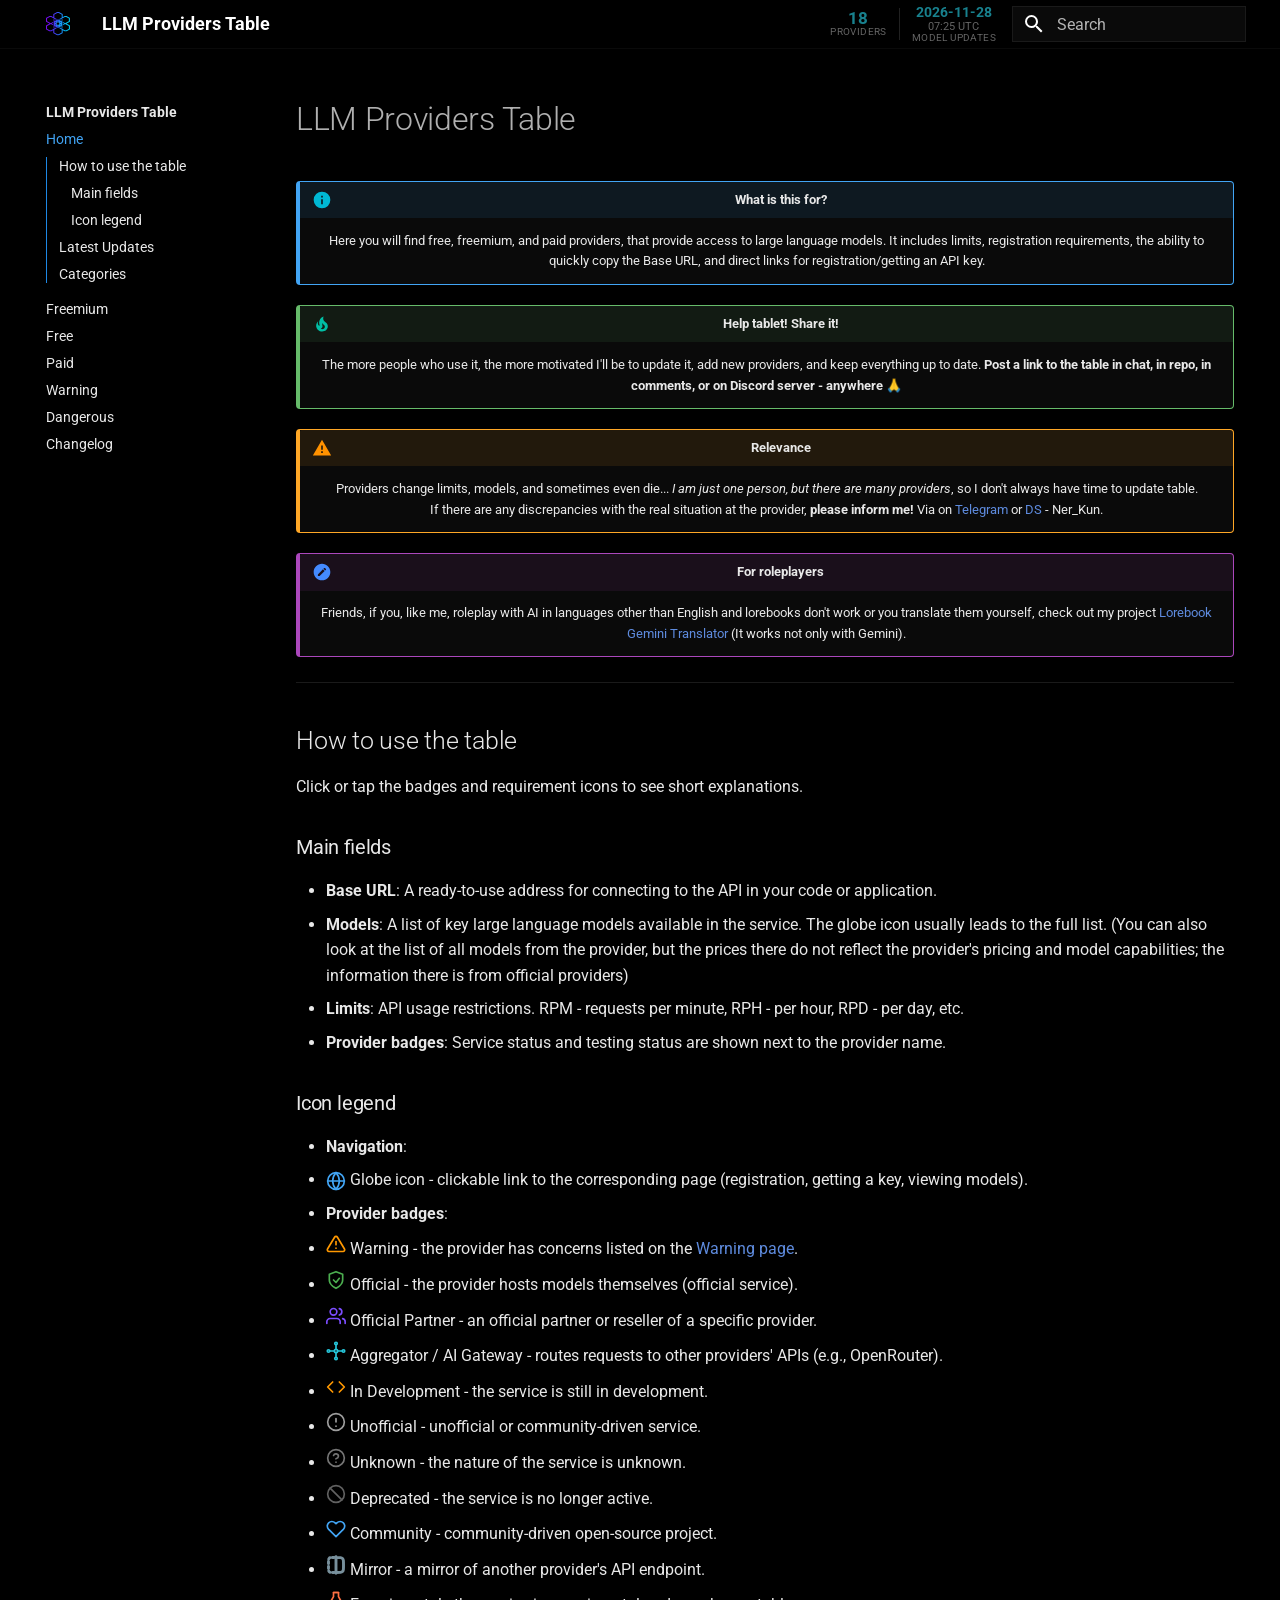
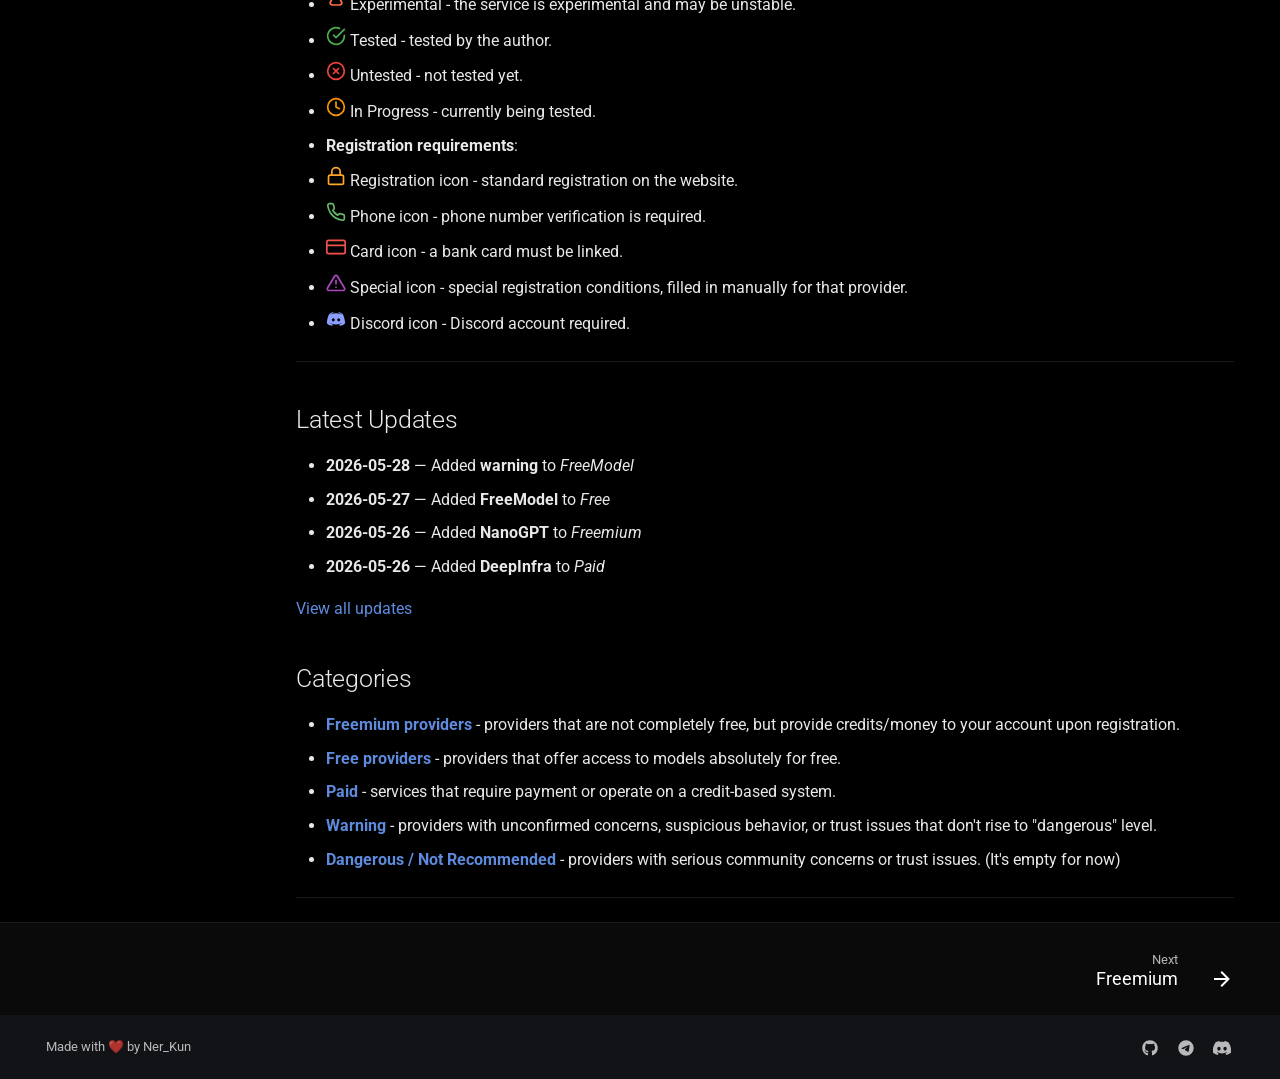
<file: index.html>
<!doctype html>
<html lang="en" class="no-js">
  <head>
    
      <meta charset="utf-8">
      <meta name="viewport" content="width=device-width,initial-scale=1">
      
        <meta name="description" content="Free, freemium, and paid LLM API providers table">
      
      
        <meta name="author" content="Ner_Kun">
      
      
        <link rel="canonical" href="https://ner-kun.github.io/Table_LLM_providers/">
      
      
      
        <link rel="next" href="freemium/">
      
      
        
      
      
      <link rel="icon" href="images/favicon.png">
      <meta name="generator" content="mkdocs-1.6.1, mkdocs-material-9.8.2">
    
    
      
        <title>LLM Providers Table</title>
      
    
    
      <link rel="stylesheet" href="assets/stylesheets/main.57a0d79d.min.css">
      
        
        <link rel="stylesheet" href="assets/stylesheets/palette.fb2fffe2.min.css">
      
      


    
    
      
    
    
      
        
        
        <link rel="preconnect" href="https://fonts.gstatic.com" crossorigin>
        <link rel="stylesheet" href="https://fonts.googleapis.com/css?family=Roboto:300,300i,400,400i,700,700i%7CRoboto+Mono:400,400i,700,700i&display=fallback">
        <style>:root{--md-text-font:"Roboto";--md-code-font:"Roboto Mono"}</style>
      
    
    
      <link rel="stylesheet" href="stylesheets/custom.css">
    
      <link rel="stylesheet" href="stylesheets/icons.css">
    
      <link rel="stylesheet" href="stylesheets/components/tables.css">
    
      <link rel="stylesheet" href="stylesheets/components/admonitions.css">
    
      <link rel="stylesheet" href="stylesheets/components/accessibility.css">
    
      <link rel="stylesheet" href="stylesheets/components/code-blocks.css">
    
      <link rel="stylesheet" href="stylesheets/components/navigation.css">
    
      <link rel="stylesheet" href="stylesheets/components/additional.css">
    
      <link rel="stylesheet" href="stylesheets/components/screenshot-gallery.css">
    
      <link rel="stylesheet" href="stylesheets/components/glass-header.css">
    
      <link rel="stylesheet" href="stylesheets/components/header-stats.css">
    
      <link rel="stylesheet" href="stylesheets/modal/modal.css">
    
      <link rel="stylesheet" href="stylesheets/providers/source-badge.css">
    
      <link rel="stylesheet" href="stylesheets/providers/service-status.css">
    
      <link rel="stylesheet" href="stylesheets/providers/provider-meta.css">
    
    <script>__md_scope=new URL(".",location),__md_hash=e=>[...e].reduce(((e,_)=>(e<<5)-e+_.charCodeAt(0)),0),__md_get=(e,_=localStorage,t=__md_scope)=>JSON.parse(_.getItem(t.pathname+"."+e)),__md_set=(e,_,t=localStorage,a=__md_scope)=>{try{t.setItem(a.pathname+"."+e,JSON.stringify(_))}catch(e){}}</script>
    
      

    
    
  <!-- Primary Meta Tags -->
  <meta name="title" content="LLM provider table">
  <meta name="description" content="A table of free, freemium, and paid LLM providers. It includes limits, registration requirements, Base URLs, and links to obtain API keys.">
  <meta name="author" content="Ner_Kun">
  
  <!-- Open Graph -->
  <meta property="og:type" content="website">
  <meta property="og:url" content="https://ner-kun.github.io/Table_LLM_providers/">
  <meta property="og:title" content="LLM provider table">
  <meta property="og:description" content="A table of free, freemium, and paid LLM providers. It includes limits, registration requirements, Base URLs, and links to obtain API keys.">
  <meta property="og:site_name" content="LLM Providers Table">
  
  <!-- X -->
  <meta name="twitter:card" content="summary_large_image">
  <meta name="twitter:url" content="https://ner-kun.github.io/Table_LLM_providers/">
  <meta name="twitter:title" content="LLM provider table">
  <meta name="twitter:description" content="A table of free, freemium, and paid LLM providers. It includes limits, registration requirements, Base URLs, and links to obtain API keys.">
  
  <!-- Favicon -->
  <link rel="icon" type="image/png" sizes="32x32" href="./images/favicon.png">
  <link rel="apple-touch-icon" sizes="192x192" href="./images/logo-192.png">
  
  <!-- Open Graph Image -->
  <meta property="og:image" content="https://ner-kun.github.io/Table_LLM_providers/images/og-image.png">
  <meta property="og:image:width" content="1200">
  <meta property="og:image:height" content="630">
  
  <!-- X Image -->
  <meta name="twitter:image" content="https://ner-kun.github.io/Table_LLM_providers/images/og-image.png">
  
  <!-- Additional Meta Tags -->
  <meta name="keywords" content="LLM, API, providers, free, freemium, paid, OpenAI, Claude, GPT, AI, language models">
  <meta name="robots" content="index, follow">
  <link rel="canonical" href="https://ner-kun.github.io/Table_LLM_providers/">

  <!-- GoatCounter analytics -->
  <script data-goatcounter="https://nerkunoff.goatcounter.com/count"
          async src="//gc.zgo.at/count.js"></script>

  </head>
  
  
    
    
      
    
    
    
    
    <body dir="ltr" data-md-color-scheme="slate" data-md-color-primary="blue-grey" data-md-color-accent="cyan">
  
    
    <input class="md-toggle" data-md-toggle="drawer" type="checkbox" id="__drawer" autocomplete="off">
    <input class="md-toggle" data-md-toggle="search" type="checkbox" id="__search" autocomplete="off">
    <label class="md-overlay" for="__drawer"></label>
    <div data-md-component="skip">
      
        
        <a href="#llm-providers-table" class="md-skip">
          Skip to content
        </a>
      
    </div>
    <div data-md-component="announce">
      
    </div>
    
    
      

  

<header class="md-header md-header--shadow" data-md-component="header">
  <nav class="md-header__inner md-grid" aria-label="Header">
    <a href="." title="LLM Providers Table" class="md-header__button md-logo" aria-label="LLM Providers Table" data-md-component="logo">
      
  <img src="images/logo-192.png" alt="logo">

    </a>
    <label class="md-header__button md-icon" for="__drawer">
      
      <svg xmlns="http://www.w3.org/2000/svg" viewBox="0 0 24 24"><path d="M3 6h18v2H3zm0 5h18v2H3zm0 5h18v2H3z"/></svg>
    </label>
    <div class="md-header__title" data-md-component="header-title">
      <div class="md-header__ellipsis">
        <div class="md-header__topic">
          <span class="md-ellipsis">
            LLM Providers Table
          </span>
        </div>
        <div class="md-header__topic" data-md-component="header-topic">
          <span class="md-ellipsis">
            
              Home
            
          </span>
        </div>
      </div>
    </div>
    
      
        <form class="md-header__option" data-md-component="palette">
  
    
    
    
    <input class="md-option" data-md-color-media="" data-md-color-scheme="slate" data-md-color-primary="blue-grey" data-md-color-accent="cyan"  aria-hidden="true"  type="radio" name="__palette" id="__palette_0">
    
  
</form>
      
    
    
      <script>var palette=__md_get("__palette");if(palette&&palette.color){if("(prefers-color-scheme)"===palette.color.media){var media=matchMedia("(prefers-color-scheme: light)"),input=document.querySelector(media.matches?"[data-md-color-media='(prefers-color-scheme: light)']":"[data-md-color-media='(prefers-color-scheme: dark)']");palette.color.media=input.getAttribute("data-md-color-media"),palette.color.scheme=input.getAttribute("data-md-color-scheme"),palette.color.primary=input.getAttribute("data-md-color-primary"),palette.color.accent=input.getAttribute("data-md-color-accent")}for(var[key,value]of Object.entries(palette.color))document.body.setAttribute("data-md-color-"+key,value)}</script>
    
    
    
      
      
        <label class="md-header__button md-icon" for="__search">
          
          <svg xmlns="http://www.w3.org/2000/svg" viewBox="0 0 24 24"><path d="M9.5 3A6.5 6.5 0 0 1 16 9.5c0 1.61-.59 3.09-1.56 4.23l.27.27h.79l5 5-1.5 1.5-5-5v-.79l-.27-.27A6.52 6.52 0 0 1 9.5 16 6.5 6.5 0 0 1 3 9.5 6.5 6.5 0 0 1 9.5 3m0 2C7 5 5 7 5 9.5S7 14 9.5 14 14 12 14 9.5 12 5 9.5 5"/></svg>
        </label>
        <div class="md-search" data-md-component="search" role="dialog">
  <label class="md-search__overlay" for="__search"></label>
  <div class="md-search__inner" role="search">
    <form class="md-search__form" name="search">
      <input type="text" class="md-search__input" name="query" aria-label="Search" placeholder="Search" autocapitalize="off" autocorrect="off" autocomplete="off" spellcheck="false" data-md-component="search-query" required>
      <label class="md-search__icon md-icon" for="__search">
        
        <svg xmlns="http://www.w3.org/2000/svg" viewBox="0 0 24 24"><path d="M9.5 3A6.5 6.5 0 0 1 16 9.5c0 1.61-.59 3.09-1.56 4.23l.27.27h.79l5 5-1.5 1.5-5-5v-.79l-.27-.27A6.52 6.52 0 0 1 9.5 16 6.5 6.5 0 0 1 3 9.5 6.5 6.5 0 0 1 9.5 3m0 2C7 5 5 7 5 9.5S7 14 9.5 14 14 12 14 9.5 12 5 9.5 5"/></svg>
        
        <svg xmlns="http://www.w3.org/2000/svg" viewBox="0 0 24 24"><path d="M20 11v2H8l5.5 5.5-1.42 1.42L4.16 12l7.92-7.92L13.5 5.5 8 11z"/></svg>
      </label>
      <nav class="md-search__options" aria-label="Search">
        
        <button type="reset" class="md-search__icon md-icon" title="Clear" aria-label="Clear" tabindex="-1">
          
          <svg xmlns="http://www.w3.org/2000/svg" viewBox="0 0 24 24"><path d="M19 6.41 17.59 5 12 10.59 6.41 5 5 6.41 10.59 12 5 17.59 6.41 19 12 13.41 17.59 19 19 17.59 13.41 12z"/></svg>
        </button>
      </nav>
      
        <div class="md-search__suggest" data-md-component="search-suggest"></div>
      
    </form>
    <div class="md-search__output">
      <div class="md-search__scrollwrap" tabindex="0" data-md-scrollfix>
        <div class="md-search-result" data-md-component="search-result">
          <div class="md-search-result__meta">
            Initializing search
          </div>
          <ol class="md-search-result__list" role="presentation"></ol>
        </div>
      </div>
    </div>
  </div>
</div>
      
    
    
  </nav>
  
</header>
    
    <div class="md-container" data-md-component="container">
      
      
        
          
        
      
      <main class="md-main" data-md-component="main">
        <div class="md-main__inner md-grid">
          
            
              
              <div class="md-sidebar md-sidebar--primary" data-md-component="sidebar" data-md-type="navigation" >
                <div class="md-sidebar__scrollwrap">
                  <div class="md-sidebar__inner">
                    



  

<nav class="md-nav md-nav--primary md-nav--integrated" aria-label="Navigation" data-md-level="0">
  <label class="md-nav__title" for="__drawer">
    <a href="." title="LLM Providers Table" class="md-nav__button md-logo" aria-label="LLM Providers Table" data-md-component="logo">
      
  <img src="images/logo-192.png" alt="logo">

    </a>
    LLM Providers Table
  </label>
  
  <ul class="md-nav__list" data-md-scrollfix>
    
      
      
  
  
    
  
  
  
    <li class="md-nav__item md-nav__item--active">
      
      <input class="md-nav__toggle md-toggle" type="checkbox" id="__toc">
      
      
        
      
      
        <label class="md-nav__link md-nav__link--active" for="__toc">
          
  
  
  <span class="md-ellipsis">
    
  
    Home
  

    
  </span>
  
  

          <span class="md-nav__icon md-icon"></span>
        </label>
      
      <a href="." class="md-nav__link md-nav__link--active">
        
  
  
  <span class="md-ellipsis">
    
  
    Home
  

    
  </span>
  
  

      </a>
      
        

<nav class="md-nav md-nav--secondary" aria-label="Table of contents">
  
  
  
    
  
  
    <label class="md-nav__title" for="__toc">
      <span class="md-nav__icon md-icon"></span>
      Table of contents
    </label>
    <ul class="md-nav__list" data-md-component="toc" data-md-scrollfix>
      
        <li class="md-nav__item">
  <a href="#how-to-use-the-table" class="md-nav__link">
    <span class="md-ellipsis">
      
        How to use the table
      
    </span>
  </a>
  
    <nav class="md-nav" aria-label="How to use the table">
      <ul class="md-nav__list">
        
          <li class="md-nav__item">
  <a href="#main-fields" class="md-nav__link">
    <span class="md-ellipsis">
      
        Main fields
      
    </span>
  </a>
  
</li>
        
          <li class="md-nav__item">
  <a href="#icon-legend" class="md-nav__link">
    <span class="md-ellipsis">
      
        Icon legend
      
    </span>
  </a>
  
</li>
        
      </ul>
    </nav>
  
</li>
      
        <li class="md-nav__item">
  <a href="#latest-updates" class="md-nav__link">
    <span class="md-ellipsis">
      
        Latest Updates
      
    </span>
  </a>
  
</li>
      
        <li class="md-nav__item">
  <a href="#categories" class="md-nav__link">
    <span class="md-ellipsis">
      
        Categories
      
    </span>
  </a>
  
</li>
      
    </ul>
  
</nav>
      
    </li>
  

    
      
      
  
  
  
  
    <li class="md-nav__item">
      <a href="freemium/" class="md-nav__link">
        
  
  
  <span class="md-ellipsis">
    
  
    Freemium
  

    
  </span>
  
  

      </a>
    </li>
  

    
      
      
  
  
  
  
    <li class="md-nav__item">
      <a href="free/" class="md-nav__link">
        
  
  
  <span class="md-ellipsis">
    
  
    Free
  

    
  </span>
  
  

      </a>
    </li>
  

    
      
      
  
  
  
  
    <li class="md-nav__item">
      <a href="paid/" class="md-nav__link">
        
  
  
  <span class="md-ellipsis">
    
  
    Paid
  

    
  </span>
  
  

      </a>
    </li>
  

    
      
      
  
  
  
  
    <li class="md-nav__item">
      <a href="caution/" class="md-nav__link">
        
  
  
  <span class="md-ellipsis">
    
  
    Warning
  

    
  </span>
  
  

      </a>
    </li>
  

    
      
      
  
  
  
  
    <li class="md-nav__item">
      <a href="dangerous/" class="md-nav__link">
        
  
  
  <span class="md-ellipsis">
    
  
    Dangerous
  

    
  </span>
  
  

      </a>
    </li>
  

    
      
      
  
  
  
  
    <li class="md-nav__item">
      <a href="changelog/" class="md-nav__link">
        
  
  
  <span class="md-ellipsis">
    
  
    Changelog
  

    
  </span>
  
  

      </a>
    </li>
  

    
  </ul>
</nav>
                  </div>
                </div>
              </div>
            
            
          
          
            <div class="md-content" data-md-component="content">
              
              <article class="md-content__inner md-typeset">
                
                  



<h1 id="llm-providers-table">LLM Providers Table</h1>
<div class="admonition info">
<p class="admonition-title">What is this for?</p>
<p>Here you will find free, freemium, and paid providers, that provide access to large language models. It includes limits, registration requirements, the ability to quickly copy the Base URL, and direct links for registration/getting an API key.</p>
</div>
<div class="admonition tip">
<p class="admonition-title">Help tablet! Share it!</p>
<p>The more people who use it, the more motivated I'll be to update it, add new providers, and keep everything up to date.
<strong>Post a link to the table in chat, in repo, in comments, or on Discord server - anywhere 🙏</strong></p>
</div>
<div class="admonition warning">
<p class="admonition-title">Relevance</p>
<p>Providers change limits, models, and sometimes even die...
<em>I am just one person, but there are many providers</em>, so I don't always have time to update table.<br />
If there are any discrepancies with the real situation at the provider, <strong>please inform me!</strong> Via on <a href="https://t.me/ner_kun_off">Telegram</a> or <a href="https://discord.gg/wp2b5sHbzB">DS</a> - Ner_Kun.</p>
</div>
<div class="admonition note">
<p class="admonition-title">For roleplayers</p>
<p>Friends, if you, like me, roleplay with AI in languages other than English and lorebooks don't work or you translate them yourself, check out my project <a href="https://github.com/Ner-Kun/Lorebook-Gemini-Translator">Lorebook Gemini Translator</a> (It works not only with Gemini).</p>
</div>
<hr />
<h2 id="how-to-use-the-table">How to use the table</h2>
<p>Click or tap the badges and requirement icons to see short explanations.</p>
<h3 id="main-fields">Main fields</h3>
<ul>
<li><strong>Base URL</strong>: A ready-to-use address for connecting to the API in your code or application.</li>
<li><strong>Models</strong>: A list of key large language models available in the service. The globe icon usually leads to the full list. (You can also look at the list of all models from the provider, but the prices there do not reflect the provider's pricing and model capabilities; the information there is from official providers)</li>
<li><strong>Limits</strong>: API usage restrictions. RPM - requests per minute, RPH - per hour, RPD - per day, etc.</li>
<li><strong>Provider badges</strong>: Service status and testing status are shown next to the provider name.</li>
</ul>
<h3 id="icon-legend">Icon legend</h3>
<ul>
<li><strong>Navigation</strong>:</li>
<li>
<p><svg class="link-icon" viewBox="0 0 24 24" width="20" height="20" fill="none" stroke="#42a5f5" stroke-width="2" stroke-linecap="round" stroke-linejoin="round"><circle cx="12" cy="12" r="10"/><line x1="2" y1="12" x2="22" y2="12"/><path d="M12 2a15.3 15.3 0 0 1 4 10 15.3 15.3 0 0 1-4 10 15.3 15.3 0 0 1-4-10 15.3 15.3 0 0 1 4-10z"/></svg> Globe icon - clickable link to the corresponding page (registration, getting a key, viewing models).</p>
</li>
<li>
<p><strong>Provider badges</strong>:</p>
</li>
<li><svg viewBox="0 0 24 24" width="20" height="20" fill="none" stroke="#ff9800" stroke-width="2" stroke-linecap="round" stroke-linejoin="round"><path d="M10.29 3.86L1.82 18a2 2 0 0 0 1.71 3h16.94a2 2 0 0 0 1.71-3L13.71 3.86a2 2 0 0 0-3.42 0z"/><line x1="12" y1="9" x2="12" y2="13"/><line x1="12" y1="17" x2="12.01" y2="17"/></svg> Warning - the provider has concerns listed on the <a href="caution/">Warning page</a>.</li>
<li><svg viewBox="0 0 24 24" width="20" height="20" fill="none" stroke="#4caf50" stroke-width="2" stroke-linecap="round" stroke-linejoin="round"><path d="M12 22s8-4 8-10V5l-8-3-8 3v7c0 6 8 10 8 10z"/><polyline points="9 12 12 15 16 10"/></svg> Official - the provider hosts models themselves (official service).</li>
<li><svg viewBox="0 0 24 24" width="20" height="20" fill="none" stroke="#7c4dff" stroke-width="2" stroke-linecap="round" stroke-linejoin="round"><path d="M17 21v-2a4 4 0 0 0-4-4H5a4 4 0 0 0-4 4v2"/><circle cx="9" cy="7" r="4"/><path d="M23 21v-2a4 4 0 0 0-3-3.87"/><path d="M16 3.13a4 4 0 0 1 0 7.75"/></svg> Official Partner - an official partner or reseller of a specific provider.</li>
<li><svg viewBox="0 0 24 24" width="20" height="20" fill="none" stroke="#26c6da" stroke-width="2" stroke-linecap="round" stroke-linejoin="round"><circle cx="12" cy="12" r="2"/><circle cx="12" cy="3" r="1.5"/><circle cx="12" cy="21" r="1.5"/><circle cx="3" cy="12" r="1.5"/><circle cx="21" cy="12" r="1.5"/><line x1="12" y1="4.5" x2="12" y2="10"/><line x1="12" y1="14" x2="12" y2="19.5"/><line x1="4.5" y1="12" x2="10" y2="12"/><line x1="14" y1="12" x2="19.5" y2="12"/></svg> Aggregator / AI Gateway - routes requests to other providers' APIs (e.g., OpenRouter).</li>
<li><svg viewBox="0 0 24 24" width="20" height="20" fill="none" stroke="#ff9800" stroke-width="2" stroke-linecap="round" stroke-linejoin="round"><polyline points="16 18 22 12 16 6"/><polyline points="8 6 2 12 8 18"/></svg> In Development - the service is still in development.</li>
<li><svg viewBox="0 0 24 24" width="20" height="20" fill="none" stroke="#9e9e9e" stroke-width="2" stroke-linecap="round" stroke-linejoin="round"><circle cx="12" cy="12" r="10"/><line x1="12" y1="8" x2="12" y2="12"/><line x1="12" y1="17" x2="12.01" y2="17"/></svg> Unofficial - unofficial or community-driven service.</li>
<li><svg viewBox="0 0 24 24" width="20" height="20" fill="none" stroke="#757575" stroke-width="2" stroke-linecap="round" stroke-linejoin="round"><circle cx="12" cy="12" r="10"/><path d="M9.09 9a3 3 0 0 1 5.83 1c0 2-3 3-3 3"/><line x1="12" y1="17" x2="12.01" y2="17"/></svg> Unknown - the nature of the service is unknown.</li>
<li><svg viewBox="0 0 24 24" width="20" height="20" fill="none" stroke="#616161" stroke-width="2" stroke-linecap="round" stroke-linejoin="round"><circle cx="12" cy="12" r="10"/><line x1="4.93" y1="4.93" x2="19.07" y2="19.07"/></svg> Deprecated - the service is no longer active.</li>
<li><svg viewBox="0 0 24 24" width="20" height="20" fill="none" stroke="#42a5f5" stroke-width="2" stroke-linecap="round" stroke-linejoin="round"><path d="M20.84 4.61a5.5 5.5 0 0 0-7.78 0L12 5.67l-1.06-1.06a5.5 5.5 0 0 0-7.78 7.78l1.06 1.06L12 21.23l7.78-7.78 1.06-1.06a5.5 5.5 0 0 0 0-7.78z"/></svg> Community - community-driven open-source project.</li>
<li><svg viewBox="0 0 24 24" width="20" height="20" fill="none" stroke="#78909c" stroke-width="2" stroke-linecap="round" stroke-linejoin="round"><path fill-rule="evenodd" clip-rule="evenodd" d="M9 3.75C8.56379 3.75 8.1653 3.75001 7.79757 3.75318C7.38337 3.75675 7.0447 3.42387 7.04112 3.00968C7.03755 2.59548 7.37043 2.25681 7.78463 2.25323C8.15946 2.25 8.56405 2.25 8.99787 2.25L9.90909 2.25C10.3233 2.25 10.6591 2.58579 10.6591 3C10.6591 3.41421 10.3233 3.75 9.90909 3.75L9 3.75ZM5.62882 3.0546C5.75175 3.45015 5.53075 3.87047 5.1352 3.9934C4.81401 4.09322 4.59048 4.22754 4.40901 4.40901C4.22754 4.59048 4.09322 4.81401 3.9934 5.1352C3.87047 5.53075 3.45015 5.75175 3.0546 5.62882C2.65905 5.50589 2.43805 5.08557 2.56098 4.69002C2.72116 4.17463 2.96876 3.72794 3.34835 3.34835C3.72794 2.96876 4.17463 2.72116 4.69002 2.56098C5.08557 2.43805 5.50589 2.65905 5.62882 3.0546ZM3.00968 7.04112C3.42387 7.0447 3.75675 7.38337 3.75318 7.79756C3.75001 8.1653 3.75 8.56379 3.75 9L3.75 10.3636C3.75 10.7779 3.41421 11.1136 3 11.1136C2.58579 11.1136 2.25 10.7779 2.25 10.3636L2.25 8.99787C2.25 8.56405 2.25 8.15946 2.25323 7.78463C2.25681 7.37043 2.59548 7.03755 3.00968 7.04112ZM3 12.8864C3.41421 12.8864 3.75 13.2222 3.75 13.6364L3.75 15C3.75 15.4362 3.75001 15.8347 3.75318 16.2024C3.75675 16.6166 3.42387 16.9553 3.00968 16.9589C2.59548 16.9625 2.25681 16.6296 2.25323 16.2154C2.25 15.8405 2.25 15.4359 2.25 15.0021L2.25 13.6364C2.25 13.2222 2.58579 12.8864 3 12.8864ZM3.0546 18.3712C3.45015 18.2483 3.87047 18.4693 3.9934 18.8648C4.09322 19.186 4.22754 19.4095 4.40901 19.591C4.59048 19.7725 4.81401 19.9068 5.1352 20.0066C5.53075 20.1295 5.75175 20.5498 5.62882 20.9454C5.50589 21.341 5.08557 21.562 4.69002 21.439C4.17463 21.2788 3.72794 21.0312 3.34835 20.6517C2.96876 20.2721 2.72116 19.8254 2.56098 19.31C2.43805 18.9144 2.65905 18.4941 3.0546 18.3712ZM7.04112 20.9903C7.0447 20.5761 7.38337 20.2432 7.79756 20.2468C8.1653 20.25 8.56379 20.25 9 20.25H9.90909C10.3233 20.25 10.6591 20.5858 10.6591 21C10.6591 21.4142 10.3233 21.75 9.90909 21.75H8.9977C8.56395 21.75 8.15941 21.75 7.78463 21.7468C7.37043 21.7432 7.03755 21.4045 7.04112 20.9903Z"/><path fill-rule="evenodd" clip-rule="evenodd" d="M12 1.25C12.4142 1.25 12.75 1.58579 12.75 2V2.25L13.0564 2.25C14.8942 2.24998 16.3498 2.24997 17.489 2.40313C18.6614 2.56076 19.6104 2.89288 20.3588 3.64124C21.1071 4.38961 21.4392 5.33856 21.5969 6.51098C21.75 7.65019 21.75 9.10583 21.75 10.9436V13.0564C21.75 14.8942 21.75 16.3498 21.5969 17.489C21.4392 18.6614 21.1071 19.6104 20.3588 20.3588C19.6104 21.1071 18.6614 21.4392 17.489 21.5969C16.3498 21.75 14.8942 21.75 13.0564 21.75H12.75V22C12.75 22.4142 12.4142 22.75 12 22.75C11.5858 22.75 11.25 22.4142 11.25 22V21.0004L11.25 3.00159L11.25 3L11.25 2.99841V2C11.25 1.58579 11.5858 1.25 12 1.25ZM12.75 3.75L12.75 20.25H13C14.9068 20.25 16.2615 20.2484 17.2891 20.1102C18.2952 19.975 18.8749 19.7213 19.2981 19.2981C19.7213 18.8749 19.975 18.2952 20.1102 17.2892C20.2484 16.2615 20.25 14.9068 20.25 13V11C20.25 9.09318 20.2484 7.73852 20.1102 6.71085C19.975 5.70476 19.7213 5.12511 19.2981 4.7019C18.8749 4.27869 18.2952 4.02502 17.2892 3.88976C16.2615 3.75159 14.9068 3.75 13 3.75H12.75Z"/></svg> Mirror - a mirror of another provider's API endpoint.</li>
<li><svg viewBox="0 0 24 24" width="20" height="20" fill="none" stroke="#ff7043" stroke-width="2" stroke-linecap="round" stroke-linejoin="round"><path d="M9 3h6v5l4 7a3 3 0 0 1-3 3H8a3 3 0 0 1-3-3l4-7V3z"/><line x1="9" y1="3" x2="15" y2="3"/></svg> Experimental - the service is experimental and may be unstable.</li>
<li><svg viewBox="0 0 24 24" width="20" height="20" fill="none" stroke="#4caf50" stroke-width="2" stroke-linecap="round" stroke-linejoin="round"><path d="M22 11.08V12a10 10 0 1 1-5.93-9.14"/><polyline points="22 4 12 14.01 9 11.01"/></svg> Tested - tested by the author.</li>
<li><svg viewBox="0 0 24 24" width="20" height="20" fill="none" stroke="#f44336" stroke-width="2" stroke-linecap="round" stroke-linejoin="round"><circle cx="12" cy="12" r="10"/><line x1="15" y1="9" x2="9" y2="15"/><line x1="9" y1="9" x2="15" y2="15"/></svg> Untested - not tested yet.</li>
<li>
<p><svg viewBox="0 0 24 24" width="20" height="20" fill="none" stroke="#ff9800" stroke-width="2" stroke-linecap="round" stroke-linejoin="round"><circle cx="12" cy="12" r="10"/><polyline points="12 6 12 12 16 14"/></svg> In Progress - currently being tested.</p>
</li>
<li>
<p><strong>Registration requirements</strong>:</p>
</li>
<li><svg viewBox="0 0 24 24" width="20" height="20" fill="none" stroke="#ffa726" stroke-width="2" stroke-linecap="round" stroke-linejoin="round"><rect x="3" y="11" width="18" height="11" rx="2" ry="2"/><path d="M7 11V7a5 5 0 0 1 10 0v4"/></svg> Registration icon - standard registration on the website.</li>
<li><svg viewBox="0 0 24 24" width="20" height="20" fill="none" stroke="#66bb6a" stroke-width="2" stroke-linecap="round" stroke-linejoin="round"><path d="M22 16.92v3a2 2 0 0 1-2.18 2 19.79 19.79 0 0 1-8.63-3.07 19.5 19.5 0 0 1-6-6 19.79 19.79 0 0 1-3.07-8.67A2 2 0 0 1 4.11 2h3a2 2 0 0 1 2 1.72c.127.96.361 1.903.7 2.81a2 2 0 0 1-.45 2.11L8.09 9.91a16 16 0 0 0 6 6l1.27-1.27a2 2 0 0 1 2.11-.45c.907.339 1.85.573 2.81.7A2 2 0 0 1 22 16.92z"/></svg> Phone icon - phone number verification is required.</li>
<li><svg viewBox="0 0 24 24" width="20" height="20" fill="none" stroke="#ef5350" stroke-width="2" stroke-linecap="round" stroke-linejoin="round"><rect x="1" y="4" width="22" height="16" rx="2" ry="2"/><line x1="1" y1="10" x2="23" y2="10"/></svg> Card icon - a bank card must be linked.</li>
<li><svg viewBox="0 0 24 24" width="20" height="20" fill="none" stroke="#ab47bc" stroke-width="2" stroke-linecap="round" stroke-linejoin="round"><path d="M10.29 3.86L1.82 18a2 2 0 0 0 1.71 3h16.94a2 2 0 0 0 1.71-3L13.71 3.86a2 2 0 0 0-3.42 0z"/><line x1="12" y1="9" x2="12" y2="13"/><line x1="12" y1="17" x2="12.01" y2="17"/></svg> Special icon - special registration conditions, filled in manually for that provider.</li>
<li><svg viewBox="0 0 48 48" width="20" height="20" fill="none"><path fill="#8c9eff" d="M40,12c0,0-4.585-3.588-10-4l-0.488,0.976C34.408,10.174,36.654,11.891,39,14c-4.045-2.065-8.039-4-15-4s-10.955,1.935-15,4c2.346-2.109,5.018-4.015,9.488-5.024L18,8c-5.681,0.537-10,4-10,4s-5.121,7.425-6,22c5.162,5.953,13,6,13,6l1.639-2.185C13.857,36.848,10.715,35.121,8,32c3.238,2.45,8.125,5,16,5s12.762-2.55,16-5c-2.715,3.121-5.857,4.848-8.639,5.815L33,40c0,0,7.838-0.047,13-6C45.121,19.425,40,12,40,12z M17.5,30c-1.933,0-3.5-1.791-3.5-4c0-2.209,1.567-4,3.5-4s3.5,1.791,3.5,4C21,28.209,19.433,30,17.5,30z M30.5,30c-1.933,0-3.5-1.791-3.5-4c0-2.209,1.567-4,3.5-4s3.5,1.791,3.5,4C34,28.209,32.433,30,30.5,30z"/></svg> Discord icon - Discord account required.</li>
</ul>
<hr />
<h2 id="latest-updates">Latest Updates</h2>
<ul>
<li><strong>2026-05-28</strong> — Added <strong>warning</strong> to <em>FreeModel</em></li>
<li><strong>2026-05-27</strong> — Added <strong>FreeModel</strong> to <em>Free</em></li>
<li><strong>2026-05-26</strong> — Added <strong>NanoGPT</strong> to <em>Freemium</em></li>
<li><strong>2026-05-26</strong> — Added <strong>DeepInfra</strong> to <em>Paid</em></li>
</ul>
<p><a href="changelog/">View all updates</a></p>
<h2 id="categories">Categories</h2>
<ul>
<li><a href="freemium/"><strong>Freemium providers</strong></a> - providers that are not completely free, but provide credits/money to your account upon registration.</li>
<li><a href="free/"><strong>Free providers</strong></a> - providers that offer access to models absolutely for free.</li>
<li><a href="paid/"><strong>Paid</strong></a> - services that require payment or operate on a credit-based system.</li>
<li><a href="caution/"><strong>Warning</strong></a> - providers with unconfirmed concerns, suspicious behavior, or trust issues that don't rise to "dangerous" level.</li>
<li><a href="dangerous/"><strong>Dangerous / Not Recommended</strong></a> - providers with serious community concerns or trust issues. (It's empty for now)</li>
</ul>
<hr />












                
              </article>
            </div>
          
          
<script>var target=document.getElementById(location.hash.slice(1));target&&target.name&&(target.checked=target.name.startsWith("__tabbed_"))</script>
        </div>
        
          <button type="button" class="md-top md-icon" data-md-component="top" hidden>
  
  <svg xmlns="http://www.w3.org/2000/svg" viewBox="0 0 24 24"><path d="M13 20h-2V8l-5.5 5.5-1.42-1.42L12 4.16l7.92 7.92-1.42 1.42L13 8z"/></svg>
  Back to top
</button>
        
      </main>
      
        <footer class="md-footer">
  
    
      
      <nav class="md-footer__inner md-grid" aria-label="Footer" >
        
        
          
          <a href="freemium/" class="md-footer__link md-footer__link--next" aria-label="Next: Freemium">
            <div class="md-footer__title">
              <span class="md-footer__direction">
                Next
              </span>
              <div class="md-ellipsis">
                Freemium
              </div>
            </div>
            <div class="md-footer__button md-icon">
              
              <svg xmlns="http://www.w3.org/2000/svg" viewBox="0 0 24 24"><path d="M4 11v2h12l-5.5 5.5 1.42 1.42L19.84 12l-7.92-7.92L10.5 5.5 16 11z"/></svg>
            </div>
          </a>
        
      </nav>
    
  
  <div class="md-footer-meta md-typeset">
    <div class="md-footer-meta__inner md-grid">
      <div class="md-copyright">
  
    <div class="md-copyright__highlight">
      Made with ❤️ by Ner_Kun
    </div>
  
  
</div>
      
        
<div class="md-social">
  
    
    
    
    
      
      
    
    <a href="https://github.com/Ner-Kun/Table_LLM_providers" target="_blank" rel="noopener" title="github.com" class="md-social__link">
      <svg xmlns="http://www.w3.org/2000/svg" viewBox="0 0 512 512"><!--! Font Awesome Free 7.1.0 by @fontawesome - https://fontawesome.com License - https://fontawesome.com/license/free (Icons: CC BY 4.0, Fonts: SIL OFL 1.1, Code: MIT License) Copyright 2025 Fonticons, Inc.--><path d="M173.9 397.4c0 2-2.3 3.6-5.2 3.6-3.3.3-5.6-1.3-5.6-3.6 0-2 2.3-3.6 5.2-3.6 3-.3 5.6 1.3 5.6 3.6m-31.1-4.5c-.7 2 1.3 4.3 4.3 4.9 2.6 1 5.6 0 6.2-2s-1.3-4.3-4.3-5.2c-2.6-.7-5.5.3-6.2 2.3m44.2-1.7c-2.9.7-4.9 2.6-4.6 4.9.3 2 2.9 3.3 5.9 2.6 2.9-.7 4.9-2.6 4.6-4.6-.3-1.9-3-3.2-5.9-2.9M252.8 8C114.1 8 8 113.3 8 252c0 110.9 69.8 205.8 169.5 239.2 12.8 2.3 17.3-5.6 17.3-12.1 0-6.2-.3-40.4-.3-61.4 0 0-70 15-84.7-29.8 0 0-11.4-29.1-27.8-36.6 0 0-22.9-15.7 1.6-15.4 0 0 24.9 2 38.6 25.8 21.9 38.6 58.6 27.5 72.9 20.9 2.3-16 8.8-27.1 16-33.7-55.9-6.2-112.3-14.3-112.3-110.5 0-27.5 7.6-41.3 23.6-58.9-2.6-6.5-11.1-33.3 2.6-67.9 20.9-6.5 69 27 69 27 20-5.6 41.5-8.5 62.8-8.5s42.8 2.9 62.8 8.5c0 0 48.1-33.6 69-27 13.7 34.7 5.2 61.4 2.6 67.9 16 17.7 25.8 31.5 25.8 58.9 0 96.5-58.9 104.2-114.8 110.5 9.2 7.9 17 22.9 17 46.4 0 33.7-.3 75.4-.3 83.6 0 6.5 4.6 14.4 17.3 12.1C436.2 457.8 504 362.9 504 252 504 113.3 391.5 8 252.8 8M105.2 352.9c-1.3 1-1 3.3.7 5.2 1.6 1.6 3.9 2.3 5.2 1 1.3-1 1-3.3-.7-5.2-1.6-1.6-3.9-2.3-5.2-1m-10.8-8.1c-.7 1.3.3 2.9 2.3 3.9 1.6 1 3.6.7 4.3-.7.7-1.3-.3-2.9-2.3-3.9-2-.6-3.6-.3-4.3.7m32.4 35.6c-1.6 1.3-1 4.3 1.3 6.2 2.3 2.3 5.2 2.6 6.5 1 1.3-1.3.7-4.3-1.3-6.2-2.2-2.3-5.2-2.6-6.5-1m-11.4-14.7c-1.6 1-1.6 3.6 0 5.9s4.3 3.3 5.6 2.3c1.6-1.3 1.6-3.9 0-6.2-1.4-2.3-4-3.3-5.6-2"/></svg>
    </a>
  
    
    
    
    
      
      
    
    <a href="https://t.me/ner_kun_off" target="_blank" rel="noopener" title="t.me" class="md-social__link">
      <svg xmlns="http://www.w3.org/2000/svg" viewBox="0 0 512 512"><!--! Font Awesome Free 7.1.0 by @fontawesome - https://fontawesome.com License - https://fontawesome.com/license/free (Icons: CC BY 4.0, Fonts: SIL OFL 1.1, Code: MIT License) Copyright 2025 Fonticons, Inc.--><path d="M256 8a248 248 0 1 0 0 496 248 248 0 1 0 0-496m115 168.7c-3.7 39.2-19.9 134.4-28.1 178.3-3.5 18.6-10.3 24.8-16.9 25.4-14.4 1.3-25.3-9.5-39.3-18.7-21.8-14.3-34.2-23.2-55.3-37.2-24.5-16.1-8.6-25 5.3-39.5 3.7-3.8 67.1-61.5 68.3-66.7.2-.7.3-3.1-1.2-4.4s-3.6-.8-5.1-.5c-2.2.5-37.1 23.5-104.6 69.1-9.9 6.8-18.9 10.1-26.9 9.9-8.9-.2-25.9-5-38.6-9.1-15.5-5-27.9-7.7-26.8-16.3.6-4.5 6.7-9 18.4-13.7 72.3-31.5 120.5-52.3 144.6-62.3 68.9-28.6 83.2-33.6 92.5-33.8 2.1 0 6.6.5 9.6 2.9 2 1.7 3.2 4.1 3.5 6.7.5 3.2.6 6.5.4 9.8z"/></svg>
    </a>
  
    
    
    
    
      
      
    
    <a href="https://discord.gg/wp2b5sHbzB" target="_blank" rel="noopener" title="discord.gg" class="md-social__link">
      <svg xmlns="http://www.w3.org/2000/svg" viewBox="0 0 576 512"><!--! Font Awesome Free 7.1.0 by @fontawesome - https://fontawesome.com License - https://fontawesome.com/license/free (Icons: CC BY 4.0, Fonts: SIL OFL 1.1, Code: MIT License) Copyright 2025 Fonticons, Inc.--><path d="M492.5 69.8c-.2-.3-.4-.6-.8-.7-38.1-17.5-78.4-30-119.7-37.1-.4-.1-.8 0-1.1.1s-.6.4-.8.8c-5.5 9.9-10.5 20.2-14.9 30.6-44.6-6.8-89.9-6.8-134.4 0-4.5-10.5-9.5-20.7-15.1-30.6-.2-.3-.5-.6-.8-.8s-.7-.2-1.1-.2C162.5 39 122.2 51.5 84.1 69c-.3.1-.6.4-.8.7C7.1 183.5-13.8 294.6-3.6 404.2c0 .3.1.5.2.8s.3.4.5.6c44.4 32.9 94 58 146.8 74.2.4.1.8.1 1.1 0s.7-.4.9-.7c11.3-15.4 21.4-31.8 30-48.8.1-.2.2-.5.2-.8s0-.5-.1-.8-.2-.5-.4-.6-.4-.3-.7-.4c-15.8-6.1-31.2-13.4-45.9-21.9-.3-.2-.5-.4-.7-.6s-.3-.6-.3-.9 0-.6.2-.9.3-.5.6-.7c3.1-2.3 6.2-4.7 9.1-7.1.3-.2.6-.4.9-.4s.7 0 1 .1c96.2 43.9 200.4 43.9 295.5 0 .3-.1.7-.2 1-.2s.7.2.9.4c2.9 2.4 6 4.9 9.1 7.2.2.2.4.4.6.7s.2.6.2.9-.1.6-.3.9-.4.5-.6.6c-14.7 8.6-30 15.9-45.9 21.8-.2.1-.5.2-.7.4s-.3.4-.4.7-.1.5-.1.8.1.5.2.8c8.8 17 18.8 33.3 30 48.8.2.3.6.6.9.7s.8.1 1.1 0c52.9-16.2 102.6-41.3 147.1-74.2.2-.2.4-.4.5-.6s.2-.5.2-.8c12.3-126.8-20.5-236.9-86.9-334.5zm-302 267.7c-29 0-52.8-26.6-52.8-59.2s23.4-59.2 52.8-59.2c29.7 0 53.3 26.8 52.8 59.2 0 32.7-23.4 59.2-52.8 59.2m195.4 0c-29 0-52.8-26.6-52.8-59.2s23.4-59.2 52.8-59.2c29.7 0 53.3 26.8 52.8 59.2 0 32.7-23.2 59.2-52.8 59.2"/></svg>
    </a>
  
</div>
      
    </div>
  </div>
</footer>
      
    </div>
    <div class="md-dialog" data-md-component="dialog">
      <div class="md-dialog__inner md-typeset"></div>
    </div>
    
    
    
      
      
      <script id="__config" type="application/json">{"annotate": null, "base": ".", "features": ["navigation.footer", "navigation.top", "search.suggest", "search.highlight", "content.code.copy", "content.code.annotate", "content.tooltips", "toc.integrate"], "search": "assets/javascripts/workers/search.a7633da7.min.js", "tags": null, "translations": {"clipboard.copied": "Copied to clipboard", "clipboard.copy": "Copy to clipboard", "search.result.more.one": "1 more on this page", "search.result.more.other": "# more on this page", "search.result.none": "No matching documents", "search.result.one": "1 matching document", "search.result.other": "# matching documents", "search.result.placeholder": "Type to start searching", "search.result.term.missing": "Missing", "select.version": "Select version"}, "version": null}</script>
    
    
  
      <script src="assets/javascripts/bundle.a5f9d56c.min.js"></script>
      
    
  <script type="module" src="./javascripts/copy-inline.js"></script>
  <script type="module" src="./javascripts/models-modal.js"></script>
  <script type="module" src="./javascripts/provider-meta.js"></script>
  <script src="./javascripts/header-stats.js"></script>

  </body>
</html>
</file>
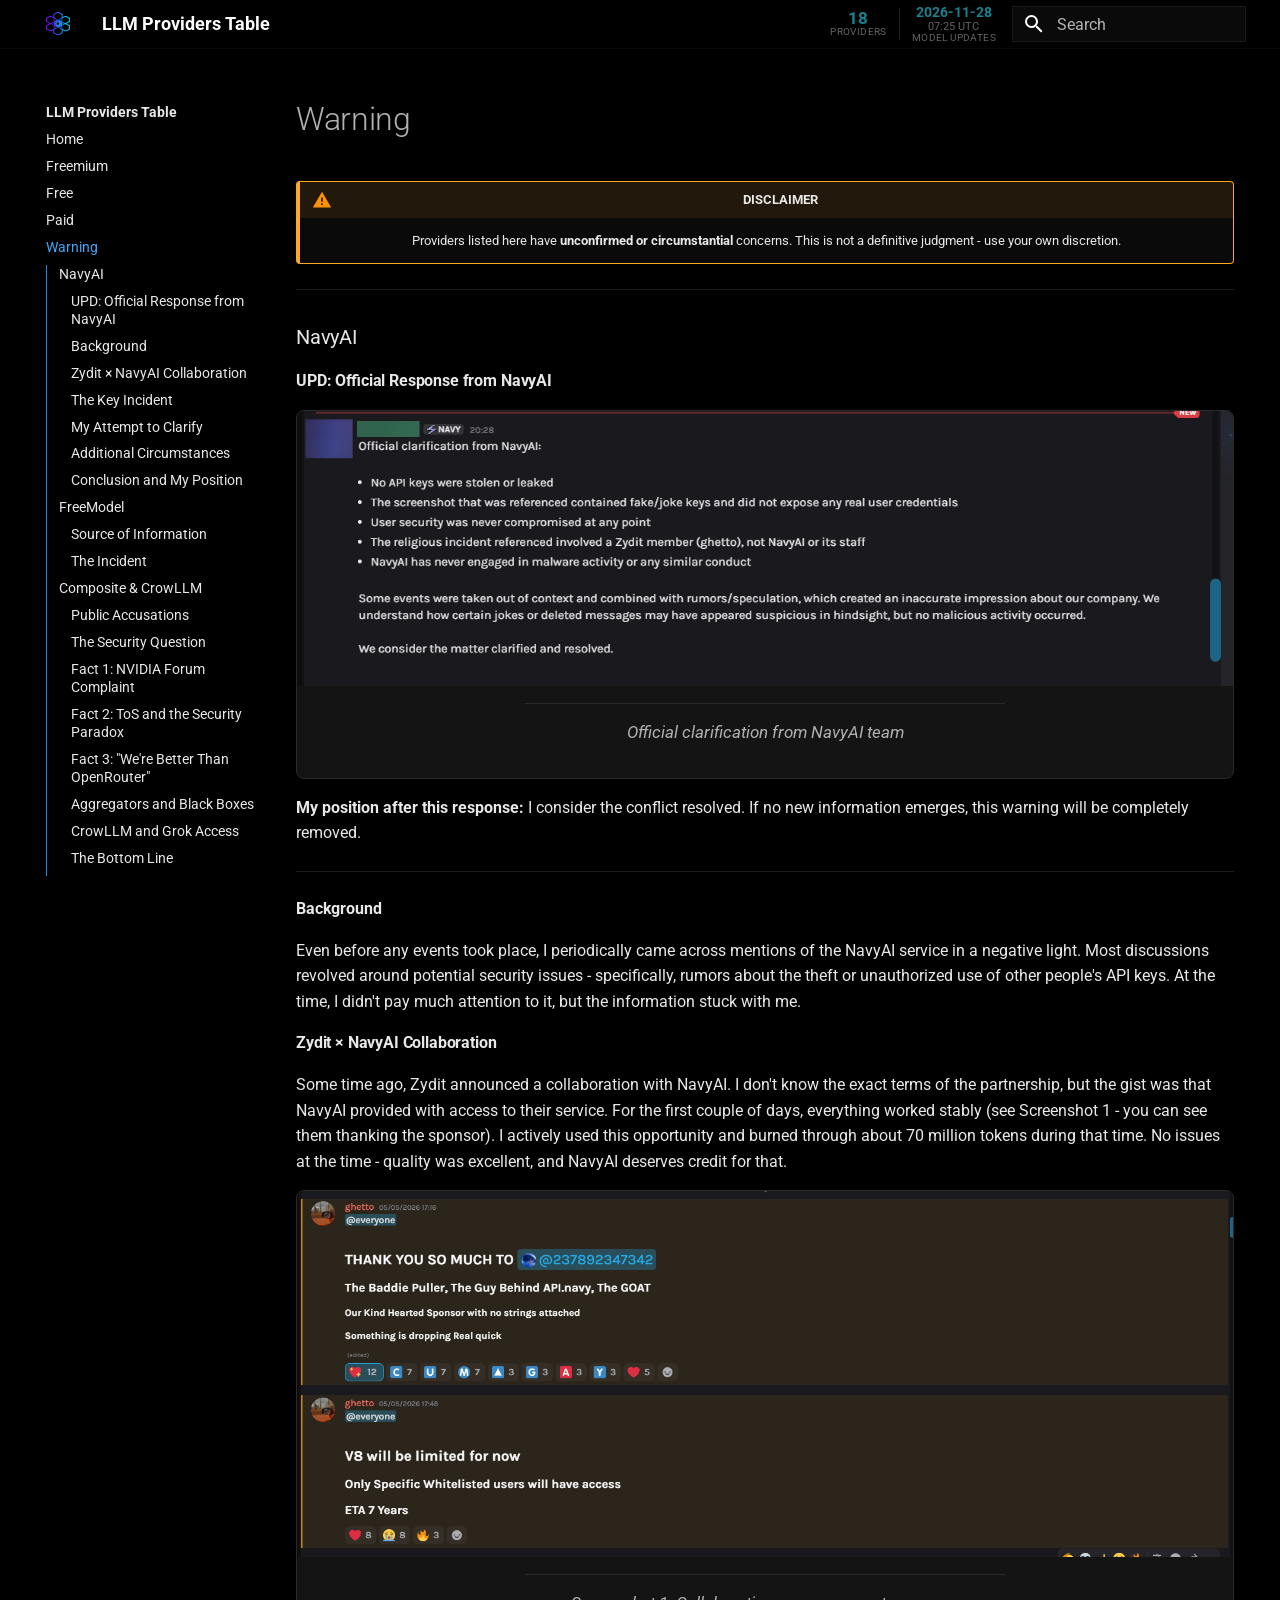
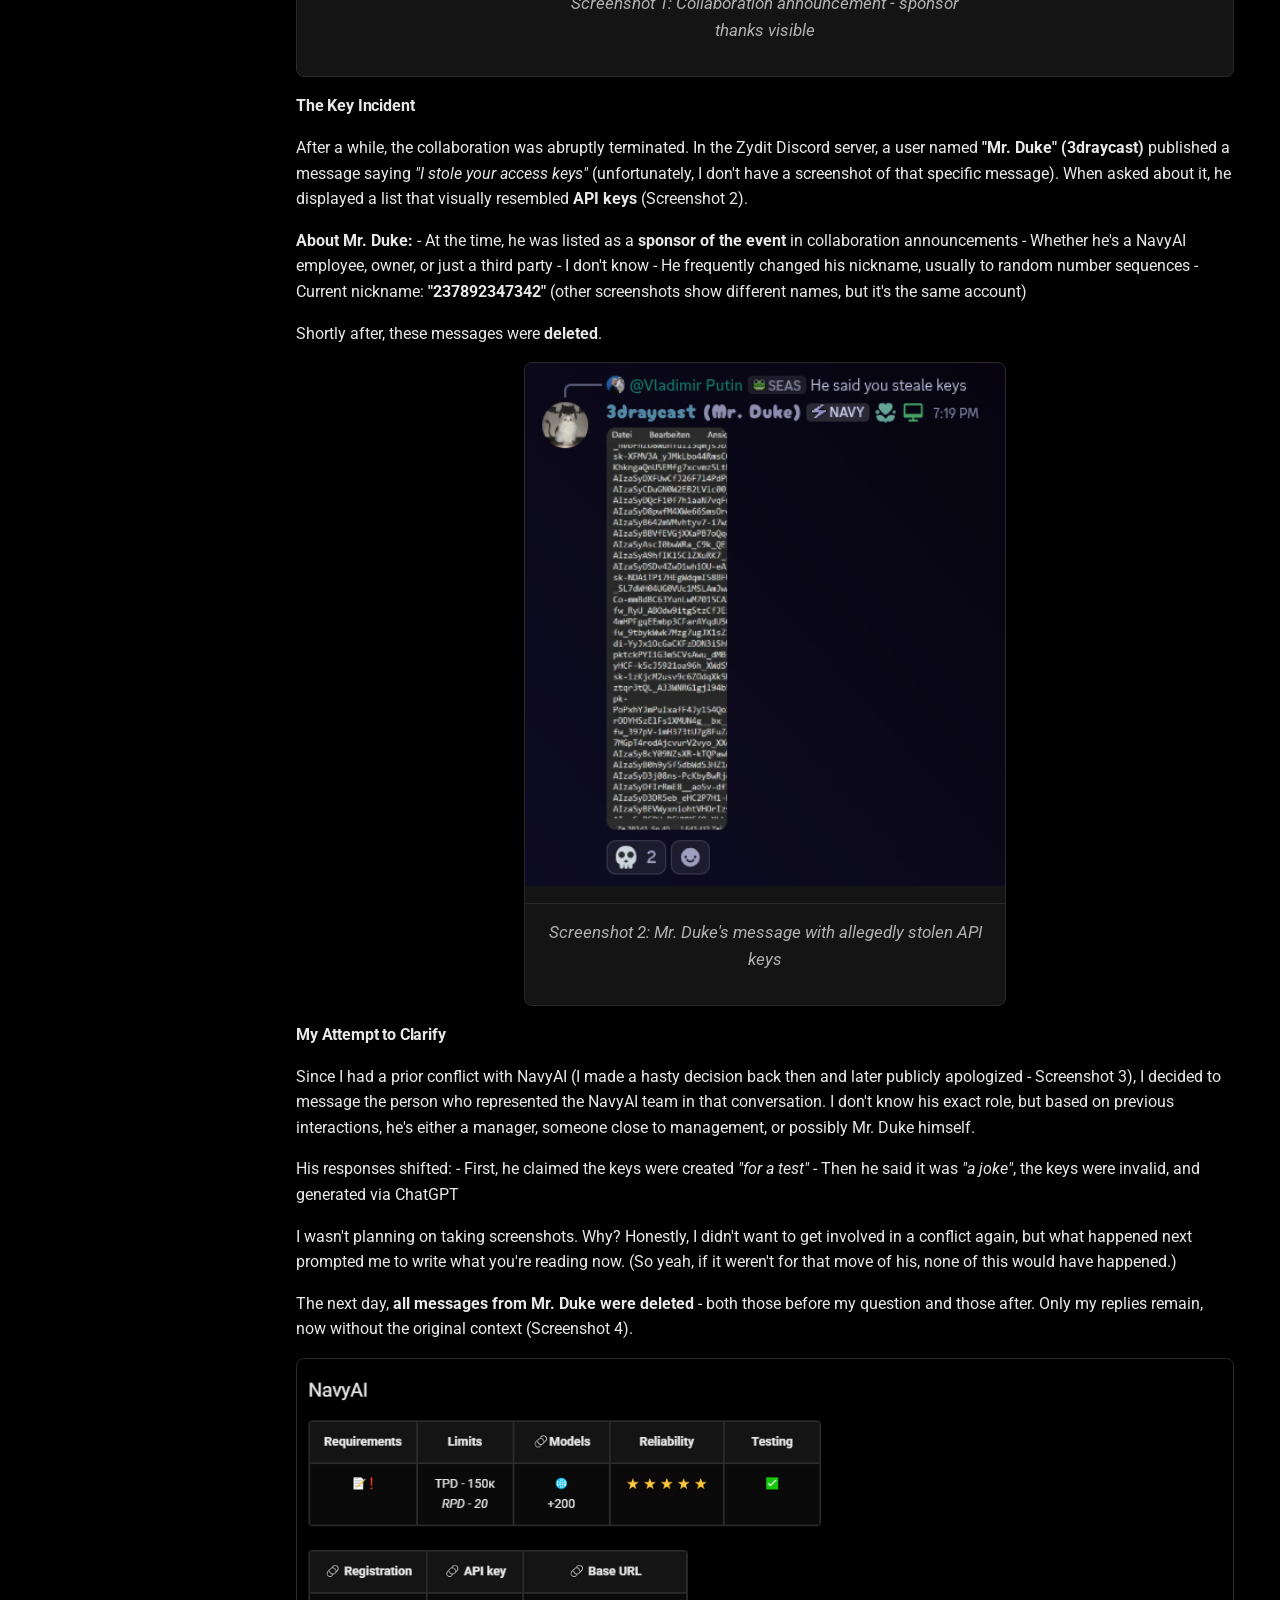
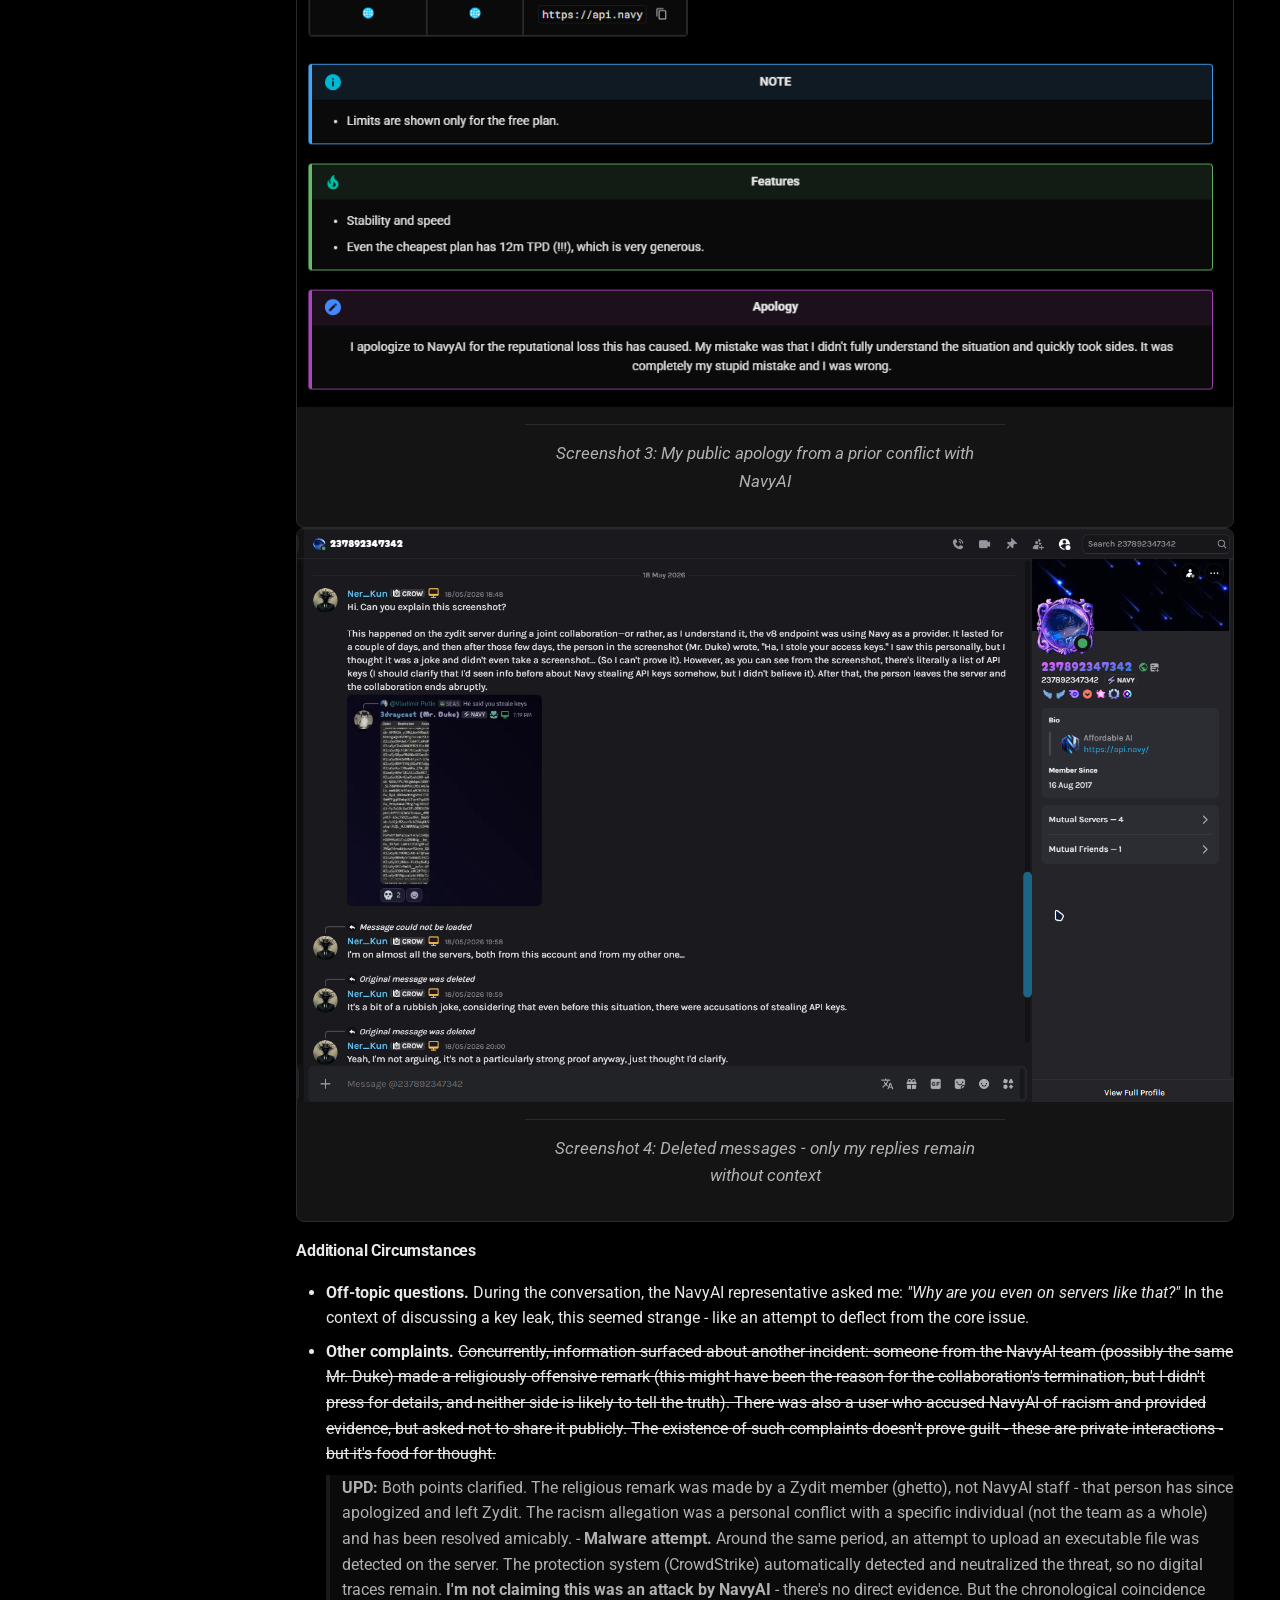
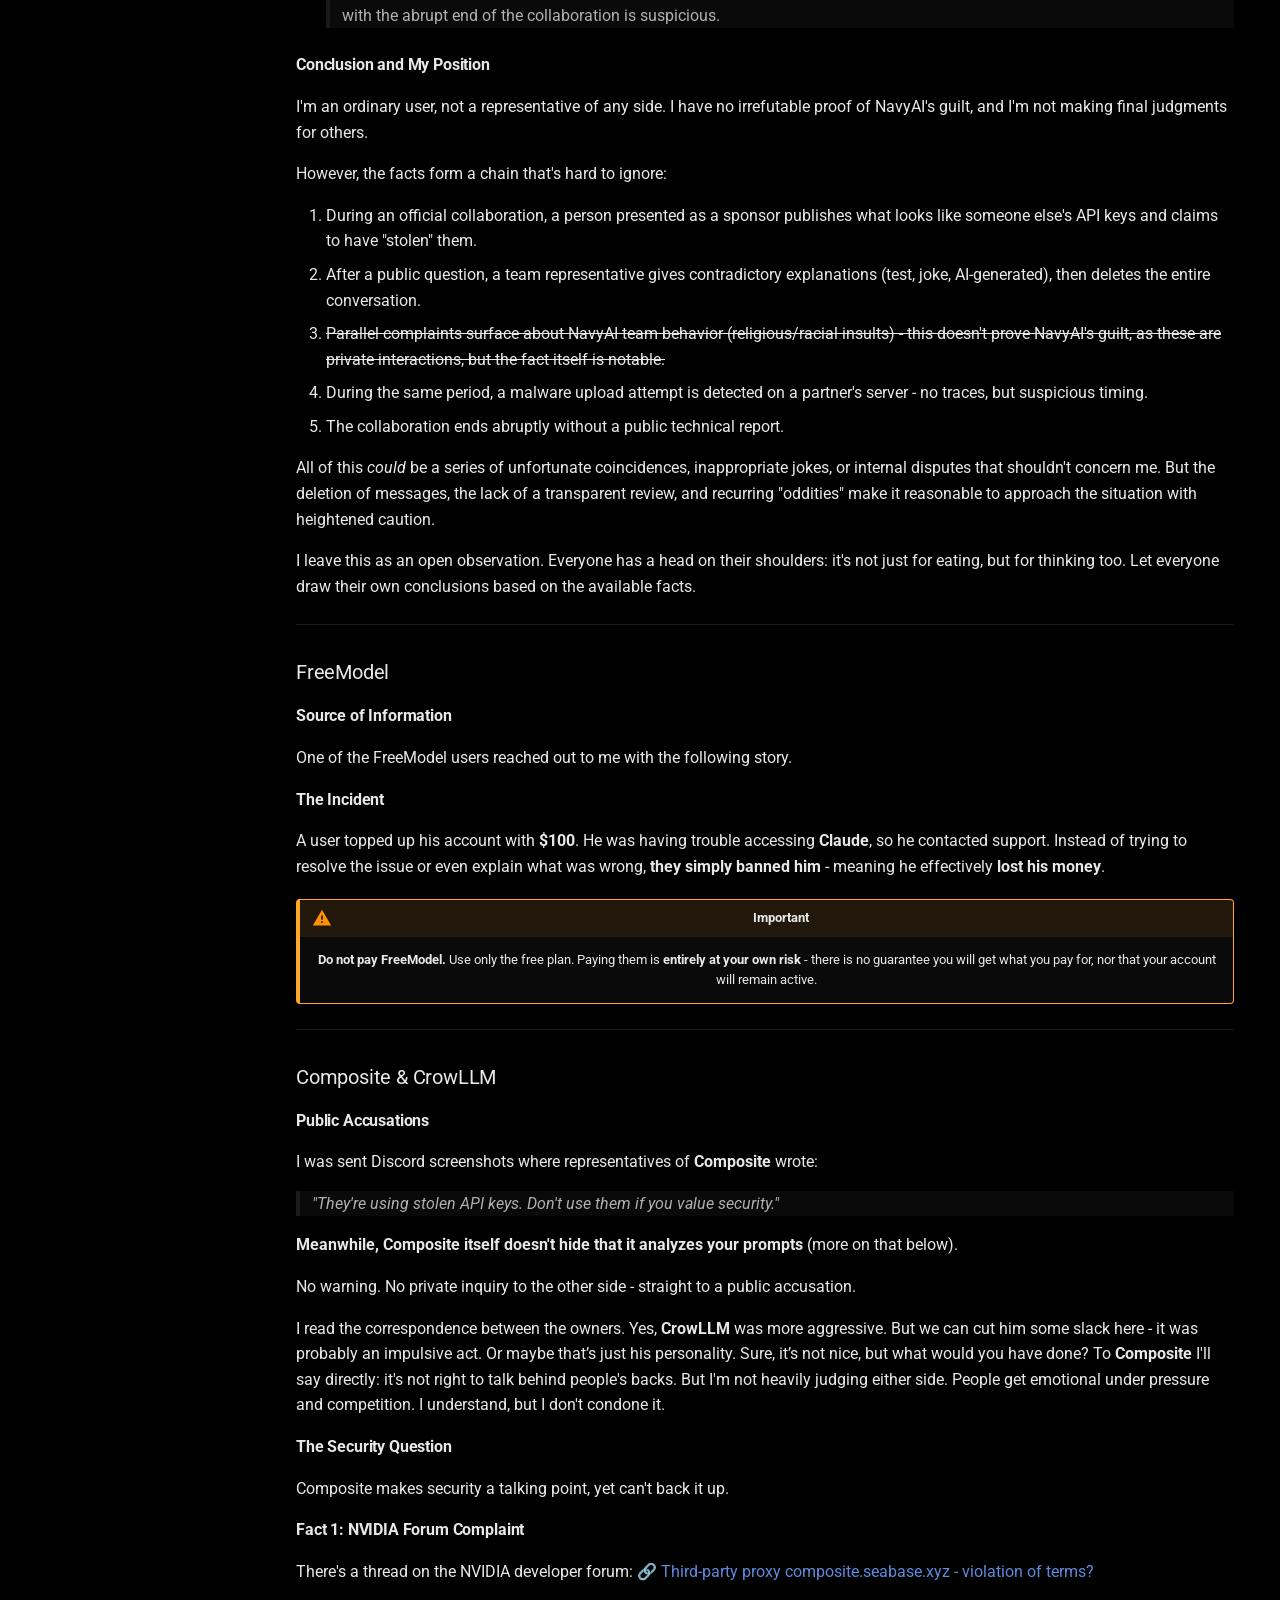
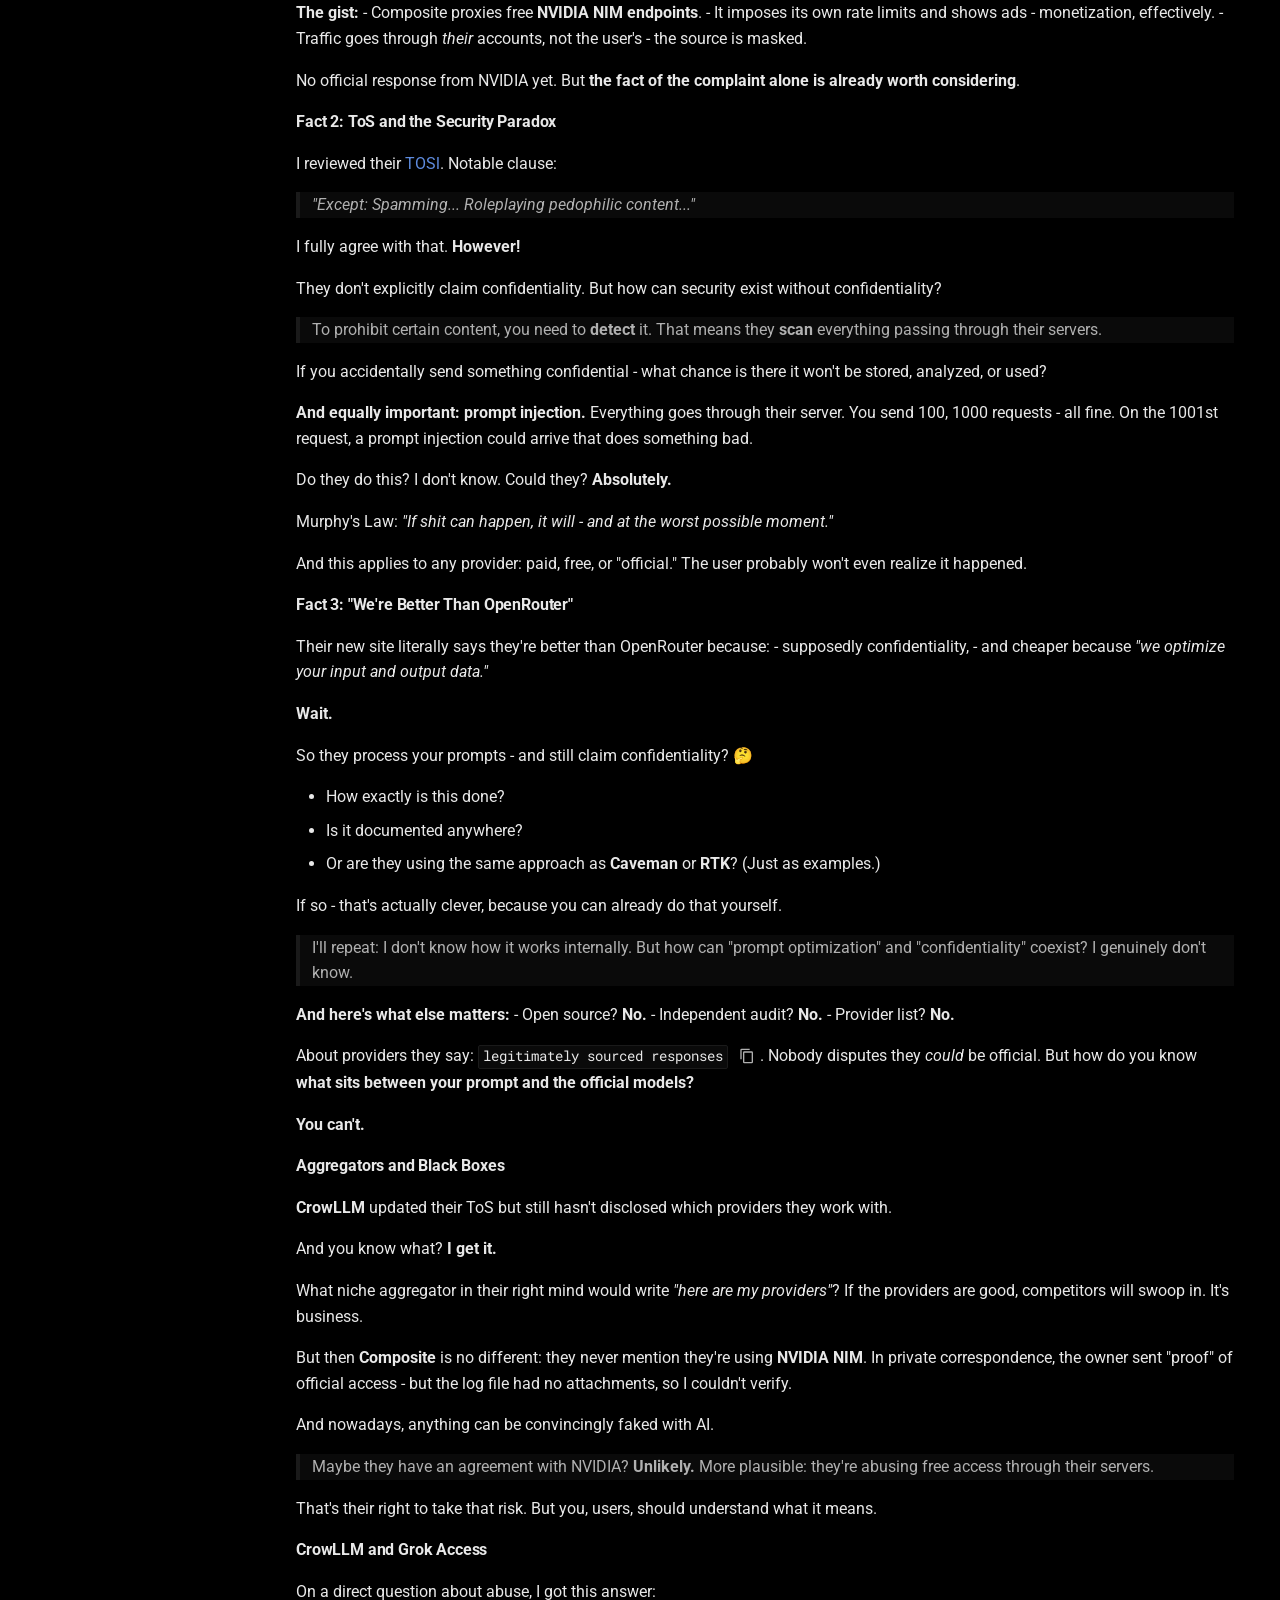
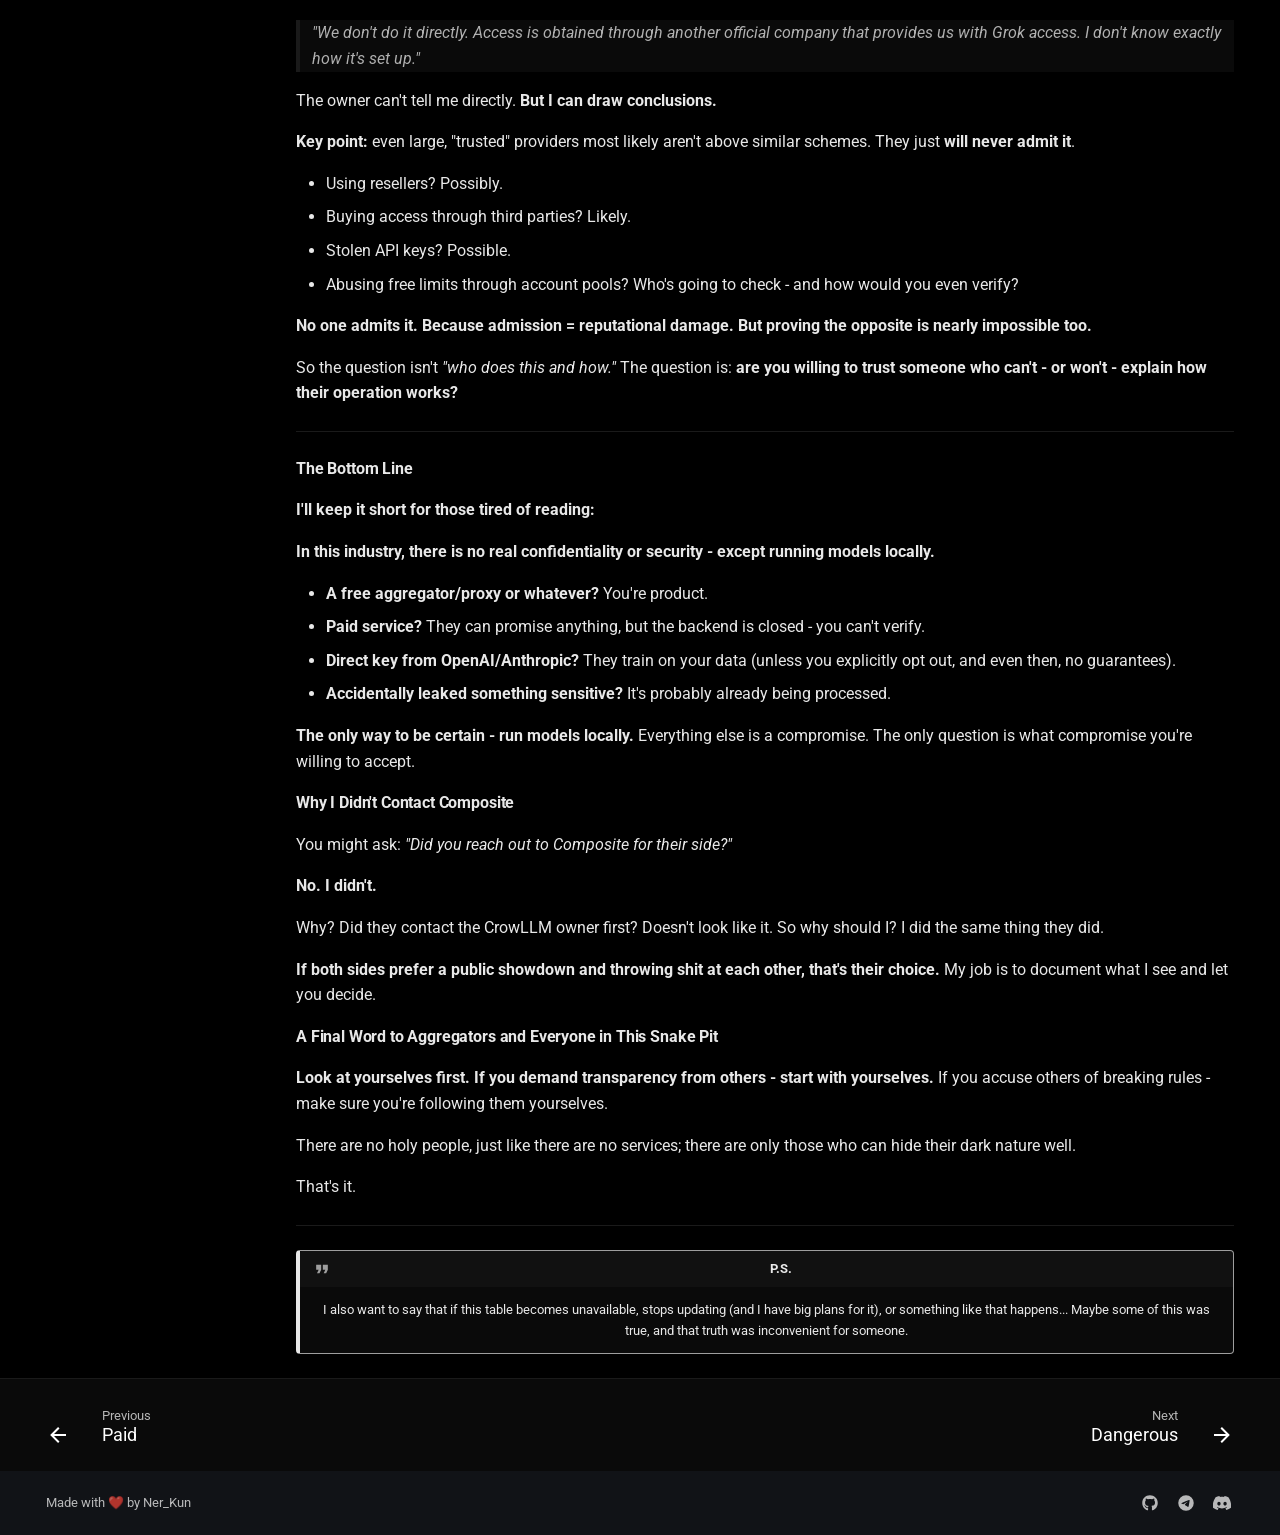
<file: caution/index.html>
<!doctype html>
<html lang="en" class="no-js">
  <head>
    
      <meta charset="utf-8">
      <meta name="viewport" content="width=device-width,initial-scale=1">
      
        <meta name="description" content="Free, freemium, and paid LLM API providers table">
      
      
        <meta name="author" content="Ner_Kun">
      
      
        <link rel="canonical" href="https://ner-kun.github.io/Table_LLM_providers/caution/">
      
      
        <link rel="prev" href="../paid/">
      
      
        <link rel="next" href="../dangerous/">
      
      
        
      
      
      <link rel="icon" href="../images/favicon.png">
      <meta name="generator" content="mkdocs-1.6.1, mkdocs-material-9.8.2">
    
    
      
        <title>Warning - LLM Providers Table</title>
      
    
    
      <link rel="stylesheet" href="../assets/stylesheets/main.57a0d79d.min.css">
      
        
        <link rel="stylesheet" href="../assets/stylesheets/palette.fb2fffe2.min.css">
      
      


    
    
      
    
    
      
        
        
        <link rel="preconnect" href="https://fonts.gstatic.com" crossorigin>
        <link rel="stylesheet" href="https://fonts.googleapis.com/css?family=Roboto:300,300i,400,400i,700,700i%7CRoboto+Mono:400,400i,700,700i&display=fallback">
        <style>:root{--md-text-font:"Roboto";--md-code-font:"Roboto Mono"}</style>
      
    
    
      <link rel="stylesheet" href="../stylesheets/custom.css">
    
      <link rel="stylesheet" href="../stylesheets/icons.css">
    
      <link rel="stylesheet" href="../stylesheets/components/tables.css">
    
      <link rel="stylesheet" href="../stylesheets/components/admonitions.css">
    
      <link rel="stylesheet" href="../stylesheets/components/accessibility.css">
    
      <link rel="stylesheet" href="../stylesheets/components/code-blocks.css">
    
      <link rel="stylesheet" href="../stylesheets/components/navigation.css">
    
      <link rel="stylesheet" href="../stylesheets/components/additional.css">
    
      <link rel="stylesheet" href="../stylesheets/components/screenshot-gallery.css">
    
      <link rel="stylesheet" href="../stylesheets/components/glass-header.css">
    
      <link rel="stylesheet" href="../stylesheets/components/header-stats.css">
    
      <link rel="stylesheet" href="../stylesheets/modal/modal.css">
    
      <link rel="stylesheet" href="../stylesheets/providers/source-badge.css">
    
      <link rel="stylesheet" href="../stylesheets/providers/service-status.css">
    
      <link rel="stylesheet" href="../stylesheets/providers/provider-meta.css">
    
    <script>__md_scope=new URL("..",location),__md_hash=e=>[...e].reduce(((e,_)=>(e<<5)-e+_.charCodeAt(0)),0),__md_get=(e,_=localStorage,t=__md_scope)=>JSON.parse(_.getItem(t.pathname+"."+e)),__md_set=(e,_,t=localStorage,a=__md_scope)=>{try{t.setItem(a.pathname+"."+e,JSON.stringify(_))}catch(e){}}</script>
    
      

    
    
  <!-- Primary Meta Tags -->
  <meta name="title" content="LLM provider table">
  <meta name="description" content="A table of free, freemium, and paid LLM providers. It includes limits, registration requirements, Base URLs, and links to obtain API keys.">
  <meta name="author" content="Ner_Kun">
  
  <!-- Open Graph -->
  <meta property="og:type" content="website">
  <meta property="og:url" content="https://ner-kun.github.io/Table_LLM_providers/">
  <meta property="og:title" content="LLM provider table">
  <meta property="og:description" content="A table of free, freemium, and paid LLM providers. It includes limits, registration requirements, Base URLs, and links to obtain API keys.">
  <meta property="og:site_name" content="LLM Providers Table">
  
  <!-- X -->
  <meta name="twitter:card" content="summary_large_image">
  <meta name="twitter:url" content="https://ner-kun.github.io/Table_LLM_providers/">
  <meta name="twitter:title" content="LLM provider table">
  <meta name="twitter:description" content="A table of free, freemium, and paid LLM providers. It includes limits, registration requirements, Base URLs, and links to obtain API keys.">
  
  <!-- Favicon -->
  <link rel="icon" type="image/png" sizes="32x32" href="../images/favicon.png">
  <link rel="apple-touch-icon" sizes="192x192" href="../images/logo-192.png">
  
  <!-- Open Graph Image -->
  <meta property="og:image" content="https://ner-kun.github.io/Table_LLM_providers/images/og-image.png">
  <meta property="og:image:width" content="1200">
  <meta property="og:image:height" content="630">
  
  <!-- X Image -->
  <meta name="twitter:image" content="https://ner-kun.github.io/Table_LLM_providers/images/og-image.png">
  
  <!-- Additional Meta Tags -->
  <meta name="keywords" content="LLM, API, providers, free, freemium, paid, OpenAI, Claude, GPT, AI, language models">
  <meta name="robots" content="index, follow">
  <link rel="canonical" href="https://ner-kun.github.io/Table_LLM_providers/">

  <!-- GoatCounter analytics -->
  <script data-goatcounter="https://nerkunoff.goatcounter.com/count"
          async src="//gc.zgo.at/count.js"></script>

  </head>
  
  
    
    
      
    
    
    
    
    <body dir="ltr" data-md-color-scheme="slate" data-md-color-primary="blue-grey" data-md-color-accent="cyan">
  
    
    <input class="md-toggle" data-md-toggle="drawer" type="checkbox" id="__drawer" autocomplete="off">
    <input class="md-toggle" data-md-toggle="search" type="checkbox" id="__search" autocomplete="off">
    <label class="md-overlay" for="__drawer"></label>
    <div data-md-component="skip">
      
        
        <a href="#warning" class="md-skip">
          Skip to content
        </a>
      
    </div>
    <div data-md-component="announce">
      
    </div>
    
    
      

  

<header class="md-header md-header--shadow" data-md-component="header">
  <nav class="md-header__inner md-grid" aria-label="Header">
    <a href=".." title="LLM Providers Table" class="md-header__button md-logo" aria-label="LLM Providers Table" data-md-component="logo">
      
  <img src="../images/logo-192.png" alt="logo">

    </a>
    <label class="md-header__button md-icon" for="__drawer">
      
      <svg xmlns="http://www.w3.org/2000/svg" viewBox="0 0 24 24"><path d="M3 6h18v2H3zm0 5h18v2H3zm0 5h18v2H3z"/></svg>
    </label>
    <div class="md-header__title" data-md-component="header-title">
      <div class="md-header__ellipsis">
        <div class="md-header__topic">
          <span class="md-ellipsis">
            LLM Providers Table
          </span>
        </div>
        <div class="md-header__topic" data-md-component="header-topic">
          <span class="md-ellipsis">
            
              Warning
            
          </span>
        </div>
      </div>
    </div>
    
      
        <form class="md-header__option" data-md-component="palette">
  
    
    
    
    <input class="md-option" data-md-color-media="" data-md-color-scheme="slate" data-md-color-primary="blue-grey" data-md-color-accent="cyan"  aria-hidden="true"  type="radio" name="__palette" id="__palette_0">
    
  
</form>
      
    
    
      <script>var palette=__md_get("__palette");if(palette&&palette.color){if("(prefers-color-scheme)"===palette.color.media){var media=matchMedia("(prefers-color-scheme: light)"),input=document.querySelector(media.matches?"[data-md-color-media='(prefers-color-scheme: light)']":"[data-md-color-media='(prefers-color-scheme: dark)']");palette.color.media=input.getAttribute("data-md-color-media"),palette.color.scheme=input.getAttribute("data-md-color-scheme"),palette.color.primary=input.getAttribute("data-md-color-primary"),palette.color.accent=input.getAttribute("data-md-color-accent")}for(var[key,value]of Object.entries(palette.color))document.body.setAttribute("data-md-color-"+key,value)}</script>
    
    
    
      
      
        <label class="md-header__button md-icon" for="__search">
          
          <svg xmlns="http://www.w3.org/2000/svg" viewBox="0 0 24 24"><path d="M9.5 3A6.5 6.5 0 0 1 16 9.5c0 1.61-.59 3.09-1.56 4.23l.27.27h.79l5 5-1.5 1.5-5-5v-.79l-.27-.27A6.52 6.52 0 0 1 9.5 16 6.5 6.5 0 0 1 3 9.5 6.5 6.5 0 0 1 9.5 3m0 2C7 5 5 7 5 9.5S7 14 9.5 14 14 12 14 9.5 12 5 9.5 5"/></svg>
        </label>
        <div class="md-search" data-md-component="search" role="dialog">
  <label class="md-search__overlay" for="__search"></label>
  <div class="md-search__inner" role="search">
    <form class="md-search__form" name="search">
      <input type="text" class="md-search__input" name="query" aria-label="Search" placeholder="Search" autocapitalize="off" autocorrect="off" autocomplete="off" spellcheck="false" data-md-component="search-query" required>
      <label class="md-search__icon md-icon" for="__search">
        
        <svg xmlns="http://www.w3.org/2000/svg" viewBox="0 0 24 24"><path d="M9.5 3A6.5 6.5 0 0 1 16 9.5c0 1.61-.59 3.09-1.56 4.23l.27.27h.79l5 5-1.5 1.5-5-5v-.79l-.27-.27A6.52 6.52 0 0 1 9.5 16 6.5 6.5 0 0 1 3 9.5 6.5 6.5 0 0 1 9.5 3m0 2C7 5 5 7 5 9.5S7 14 9.5 14 14 12 14 9.5 12 5 9.5 5"/></svg>
        
        <svg xmlns="http://www.w3.org/2000/svg" viewBox="0 0 24 24"><path d="M20 11v2H8l5.5 5.5-1.42 1.42L4.16 12l7.92-7.92L13.5 5.5 8 11z"/></svg>
      </label>
      <nav class="md-search__options" aria-label="Search">
        
        <button type="reset" class="md-search__icon md-icon" title="Clear" aria-label="Clear" tabindex="-1">
          
          <svg xmlns="http://www.w3.org/2000/svg" viewBox="0 0 24 24"><path d="M19 6.41 17.59 5 12 10.59 6.41 5 5 6.41 10.59 12 5 17.59 6.41 19 12 13.41 17.59 19 19 17.59 13.41 12z"/></svg>
        </button>
      </nav>
      
        <div class="md-search__suggest" data-md-component="search-suggest"></div>
      
    </form>
    <div class="md-search__output">
      <div class="md-search__scrollwrap" tabindex="0" data-md-scrollfix>
        <div class="md-search-result" data-md-component="search-result">
          <div class="md-search-result__meta">
            Initializing search
          </div>
          <ol class="md-search-result__list" role="presentation"></ol>
        </div>
      </div>
    </div>
  </div>
</div>
      
    
    
  </nav>
  
</header>
    
    <div class="md-container" data-md-component="container">
      
      
        
          
        
      
      <main class="md-main" data-md-component="main">
        <div class="md-main__inner md-grid">
          
            
              
              <div class="md-sidebar md-sidebar--primary" data-md-component="sidebar" data-md-type="navigation" >
                <div class="md-sidebar__scrollwrap">
                  <div class="md-sidebar__inner">
                    



  

<nav class="md-nav md-nav--primary md-nav--integrated" aria-label="Navigation" data-md-level="0">
  <label class="md-nav__title" for="__drawer">
    <a href=".." title="LLM Providers Table" class="md-nav__button md-logo" aria-label="LLM Providers Table" data-md-component="logo">
      
  <img src="../images/logo-192.png" alt="logo">

    </a>
    LLM Providers Table
  </label>
  
  <ul class="md-nav__list" data-md-scrollfix>
    
      
      
  
  
  
  
    <li class="md-nav__item">
      <a href=".." class="md-nav__link">
        
  
  
  <span class="md-ellipsis">
    
  
    Home
  

    
  </span>
  
  

      </a>
    </li>
  

    
      
      
  
  
  
  
    <li class="md-nav__item">
      <a href="../freemium/" class="md-nav__link">
        
  
  
  <span class="md-ellipsis">
    
  
    Freemium
  

    
  </span>
  
  

      </a>
    </li>
  

    
      
      
  
  
  
  
    <li class="md-nav__item">
      <a href="../free/" class="md-nav__link">
        
  
  
  <span class="md-ellipsis">
    
  
    Free
  

    
  </span>
  
  

      </a>
    </li>
  

    
      
      
  
  
  
  
    <li class="md-nav__item">
      <a href="../paid/" class="md-nav__link">
        
  
  
  <span class="md-ellipsis">
    
  
    Paid
  

    
  </span>
  
  

      </a>
    </li>
  

    
      
      
  
  
    
  
  
  
    <li class="md-nav__item md-nav__item--active">
      
      <input class="md-nav__toggle md-toggle" type="checkbox" id="__toc">
      
      
        
      
      
        <label class="md-nav__link md-nav__link--active" for="__toc">
          
  
  
  <span class="md-ellipsis">
    
  
    Warning
  

    
  </span>
  
  

          <span class="md-nav__icon md-icon"></span>
        </label>
      
      <a href="./" class="md-nav__link md-nav__link--active">
        
  
  
  <span class="md-ellipsis">
    
  
    Warning
  

    
  </span>
  
  

      </a>
      
        

<nav class="md-nav md-nav--secondary" aria-label="Table of contents">
  
  
  
    
  
  
    <label class="md-nav__title" for="__toc">
      <span class="md-nav__icon md-icon"></span>
      Table of contents
    </label>
    <ul class="md-nav__list" data-md-component="toc" data-md-scrollfix>
      
        <li class="md-nav__item">
  <a href="#navyai" class="md-nav__link">
    <span class="md-ellipsis">
      
        NavyAI
      
    </span>
  </a>
  
    <nav class="md-nav" aria-label="NavyAI">
      <ul class="md-nav__list">
        
          <li class="md-nav__item">
  <a href="#upd-official-response-from-navyai" class="md-nav__link">
    <span class="md-ellipsis">
      
        UPD: Official Response from NavyAI
      
    </span>
  </a>
  
</li>
        
          <li class="md-nav__item">
  <a href="#background" class="md-nav__link">
    <span class="md-ellipsis">
      
        Background
      
    </span>
  </a>
  
</li>
        
          <li class="md-nav__item">
  <a href="#zydit-navyai-collaboration" class="md-nav__link">
    <span class="md-ellipsis">
      
        Zydit × NavyAI Collaboration
      
    </span>
  </a>
  
</li>
        
          <li class="md-nav__item">
  <a href="#the-key-incident" class="md-nav__link">
    <span class="md-ellipsis">
      
        The Key Incident
      
    </span>
  </a>
  
</li>
        
          <li class="md-nav__item">
  <a href="#my-attempt-to-clarify" class="md-nav__link">
    <span class="md-ellipsis">
      
        My Attempt to Clarify
      
    </span>
  </a>
  
</li>
        
          <li class="md-nav__item">
  <a href="#additional-circumstances" class="md-nav__link">
    <span class="md-ellipsis">
      
        Additional Circumstances
      
    </span>
  </a>
  
</li>
        
          <li class="md-nav__item">
  <a href="#conclusion-and-my-position" class="md-nav__link">
    <span class="md-ellipsis">
      
        Conclusion and My Position
      
    </span>
  </a>
  
</li>
        
      </ul>
    </nav>
  
</li>
      
        <li class="md-nav__item">
  <a href="#freemodel" class="md-nav__link">
    <span class="md-ellipsis">
      
        FreeModel
      
    </span>
  </a>
  
    <nav class="md-nav" aria-label="FreeModel">
      <ul class="md-nav__list">
        
          <li class="md-nav__item">
  <a href="#source-of-information" class="md-nav__link">
    <span class="md-ellipsis">
      
        Source of Information
      
    </span>
  </a>
  
</li>
        
          <li class="md-nav__item">
  <a href="#the-incident" class="md-nav__link">
    <span class="md-ellipsis">
      
        The Incident
      
    </span>
  </a>
  
</li>
        
      </ul>
    </nav>
  
</li>
      
        <li class="md-nav__item">
  <a href="#composite-crowllm" class="md-nav__link">
    <span class="md-ellipsis">
      
        Composite &amp; CrowLLM
      
    </span>
  </a>
  
    <nav class="md-nav" aria-label="Composite &amp; CrowLLM">
      <ul class="md-nav__list">
        
          <li class="md-nav__item">
  <a href="#public-accusations" class="md-nav__link">
    <span class="md-ellipsis">
      
        Public Accusations
      
    </span>
  </a>
  
</li>
        
          <li class="md-nav__item">
  <a href="#the-security-question" class="md-nav__link">
    <span class="md-ellipsis">
      
        The Security Question
      
    </span>
  </a>
  
</li>
        
          <li class="md-nav__item">
  <a href="#fact-1-nvidia-forum-complaint" class="md-nav__link">
    <span class="md-ellipsis">
      
        Fact 1: NVIDIA Forum Complaint
      
    </span>
  </a>
  
</li>
        
          <li class="md-nav__item">
  <a href="#fact-2-tos-and-the-security-paradox" class="md-nav__link">
    <span class="md-ellipsis">
      
        Fact 2: ToS and the Security Paradox
      
    </span>
  </a>
  
</li>
        
          <li class="md-nav__item">
  <a href="#fact-3-were-better-than-openrouter" class="md-nav__link">
    <span class="md-ellipsis">
      
        Fact 3: "We're Better Than OpenRouter"
      
    </span>
  </a>
  
</li>
        
          <li class="md-nav__item">
  <a href="#aggregators-and-black-boxes" class="md-nav__link">
    <span class="md-ellipsis">
      
        Aggregators and Black Boxes
      
    </span>
  </a>
  
</li>
        
          <li class="md-nav__item">
  <a href="#crowllm-and-grok-access" class="md-nav__link">
    <span class="md-ellipsis">
      
        CrowLLM and Grok Access
      
    </span>
  </a>
  
</li>
        
          <li class="md-nav__item">
  <a href="#the-bottom-line" class="md-nav__link">
    <span class="md-ellipsis">
      
        The Bottom Line
      
    </span>
  </a>
  
</li>
        
          <li class="md-nav__item">
  <a href="#why-i-didnt-contact-composite" class="md-nav__link">
    <span class="md-ellipsis">
      
        Why I Didn't Contact Composite
      
    </span>
  </a>
  
</li>
        
          <li class="md-nav__item">
  <a href="#a-final-word-to-aggregators-and-everyone-in-this-snake-pit" class="md-nav__link">
    <span class="md-ellipsis">
      
        A Final Word to Aggregators and Everyone in This Snake Pit
      
    </span>
  </a>
  
</li>
        
      </ul>
    </nav>
  
</li>
      
    </ul>
  
</nav>
      
    </li>
  

    
      
      
  
  
  
  
    <li class="md-nav__item">
      <a href="../dangerous/" class="md-nav__link">
        
  
  
  <span class="md-ellipsis">
    
  
    Dangerous
  

    
  </span>
  
  

      </a>
    </li>
  

    
      
      
  
  
  
  
    <li class="md-nav__item">
      <a href="../changelog/" class="md-nav__link">
        
  
  
  <span class="md-ellipsis">
    
  
    Changelog
  

    
  </span>
  
  

      </a>
    </li>
  

    
  </ul>
</nav>
                  </div>
                </div>
              </div>
            
            
          
          
            <div class="md-content" data-md-component="content">
              
              <article class="md-content__inner md-typeset">
                
                  



<h1 id="warning">Warning</h1>
<div class="admonition warning">
<p class="admonition-title">DISCLAIMER</p>
<p>Providers listed here have <strong>unconfirmed or circumstantial</strong> concerns.
This is not a definitive judgment - use your own discretion.</p>
</div>
<hr />
<h3 id="navyai">NavyAI</h3>
<h4 id="upd-official-response-from-navyai">UPD: Official Response from NavyAI</h4>
<figure class="screenshot-gallery">
  <div class="screenshot-item">
    <img src="../images/caution/navyai-official-response.png" alt="NavyAI official response">
    <figcaption>Official clarification from NavyAI team</figcaption>
  </div>
</figure>

<p><strong>My position after this response:</strong> I consider the conflict resolved. If no new information emerges, this warning will be completely removed.</p>
<hr />
<h4 id="background">Background</h4>
<p>Even before any events took place, I periodically came across mentions of the NavyAI service in a negative light. Most discussions revolved around potential security issues - specifically, rumors about the theft or unauthorized use of other people's API keys. At the time, I didn't pay much attention to it, but the information stuck with me.</p>
<h4 id="zydit-navyai-collaboration">Zydit × NavyAI Collaboration</h4>
<p>Some time ago, Zydit announced a collaboration with NavyAI. I don't know the exact terms of the partnership, but the gist was that NavyAI provided  with access to their service. For the first couple of days, everything worked stably (see Screenshot 1 - you can see them thanking the sponsor). I actively used this opportunity and burned through about 70 million tokens during that time. No issues at the time - quality was excellent, and NavyAI deserves credit for that.</p>
<figure class="screenshot-gallery">
  <div class="screenshot-item">
    <img src="../images/caution/navyai-sponsor-thanks.png" alt="Screenshot 1: Collaboration announcement with sponsor thanks">
    <figcaption>Screenshot 1: Collaboration announcement - sponsor thanks visible</figcaption>
  </div>
</figure>

<h4 id="the-key-incident">The Key Incident</h4>
<p>After a while, the collaboration was abruptly terminated. In the Zydit Discord server, a user named <strong>"Mr. Duke" (3draycast)</strong> published a message saying <em>"I stole your access keys"</em> (unfortunately, I don't have a screenshot of that specific message). When asked about it, he displayed a list that visually resembled <strong>API keys</strong> (Screenshot 2).</p>
<p><strong>About Mr. Duke:</strong>
- At the time, he was listed as a <strong>sponsor of the event</strong> in collaboration announcements
- Whether he's a NavyAI employee, owner, or just a third party - I don't know
- He frequently changed his nickname, usually to random number sequences
- Current nickname: <strong>"237892347342"</strong> (other screenshots show different names, but it's the same account)</p>
<p>Shortly after, these messages were <strong>deleted</strong>.</p>
<figure class="screenshot-gallery">
  <div class="screenshot-item">
    <img src="../images/caution/navyai-keys-leak.png" alt="Screenshot 2: Mr. Duke's message with leaked API keys">
    <figcaption>Screenshot 2: Mr. Duke's message with allegedly stolen API keys</figcaption>
  </div>
</figure>

<h4 id="my-attempt-to-clarify">My Attempt to Clarify</h4>
<p>Since I had a prior conflict with NavyAI (I made a hasty decision back then and later publicly apologized - Screenshot 3), I decided to message the person who represented the NavyAI team in that conversation. I don't know his exact role, but based on previous interactions, he's either a manager, someone close to management, or possibly Mr. Duke himself.</p>
<p>His responses shifted:
- First, he claimed the keys were created <em>"for a test"</em>
- Then he said it was <em>"a joke"</em>, the keys were invalid, and generated via ChatGPT</p>
<p>I wasn't planning on taking screenshots. Why? Honestly, I didn't want to get involved in a conflict again, but what happened next prompted me to write what you're reading now. (So yeah, if it weren't for that move of his, none of this would have happened.)</p>
<p>The next day, <strong>all messages from Mr. Duke were deleted</strong> - both those before my question and those after. Only my replies remain, now without the original context (Screenshot 4).</p>
<figure class="screenshot-gallery">
  <div class="screenshot-item">
    <img src="../images/caution/navyai-apology-screenshot.png" alt="Screenshot 3: My public apology from prior conflict">
    <figcaption>Screenshot 3: My public apology from a prior conflict with NavyAI</figcaption>
  </div>
  <div class="screenshot-item">
    <img src="../images/caution/navyai-deleted-messages.png" alt="Screenshot 4: Deleted messages - only my replies remain">
    <figcaption>Screenshot 4: Deleted messages - only my replies remain without context</figcaption>
  </div>
</figure>

<h4 id="additional-circumstances">Additional Circumstances</h4>
<ul>
<li><strong>Off-topic questions.</strong> During the conversation, the NavyAI representative asked me: <em>"Why are you even on servers like that?"</em> In the context of discussing a key leak, this seemed strange - like an attempt to deflect from the core issue.</li>
<li>
<p><strong>Other complaints.</strong> <del>Concurrently, information surfaced about another incident: someone from the NavyAI team (possibly the same Mr. Duke) made a religiously offensive remark (this might have been the reason for the collaboration's termination, but I didn't press for details, and neither side is likely to tell the truth). There was also a user who accused NavyAI of racism and provided evidence, but asked not to share it publicly. The existence of such complaints doesn't prove guilt - these are private interactions - but it's food for thought.</del></p>
<blockquote>
<p><strong>UPD:</strong> Both points clarified. The religious remark was made by a Zydit member (ghetto), not NavyAI staff - that person has since apologized and left Zydit. The racism allegation was a personal conflict with a specific individual (not the team as a whole) and has been resolved amicably.
- <strong>Malware attempt.</strong> Around the same period, an attempt to upload an executable file was detected on the  server. The protection system (CrowdStrike) automatically detected and neutralized the threat, so no digital traces remain. <strong>I'm not claiming this was an attack by NavyAI</strong> - there's no direct evidence. But the chronological coincidence with the abrupt end of the collaboration is suspicious.</p>
</blockquote>
</li>
</ul>
<h4 id="conclusion-and-my-position">Conclusion and My Position</h4>
<p>I'm an ordinary user, not a representative of any side. I have no irrefutable proof of NavyAI's guilt, and I'm not making final judgments for others.</p>
<p>However, the facts form a chain that's hard to ignore:</p>
<ol>
<li>During an official collaboration, a person presented as a sponsor publishes what looks like someone else's API keys and claims to have "stolen" them.</li>
<li>After a public question, a team representative gives contradictory explanations (test, joke, AI-generated), then deletes the entire conversation.</li>
<li><del>Parallel complaints surface about NavyAI team behavior (religious/racial insults) - this doesn't prove NavyAI's guilt, as these are private interactions, but the fact itself is notable.</del></li>
<li>During the same period, a malware upload attempt is detected on a partner's server - no traces, but suspicious timing.</li>
<li>The collaboration ends abruptly without a public technical report.</li>
</ol>
<p>All of this <em>could</em> be a series of unfortunate coincidences, inappropriate jokes, or internal disputes that shouldn't concern me. But the deletion of messages, the lack of a transparent review, and recurring "oddities" make it reasonable to approach the situation with heightened caution.</p>
<p>I leave this as an open observation. Everyone has a head on their shoulders: it's not just for eating, but for thinking too. Let everyone draw their own conclusions based on the available facts.</p>
<hr />
<h3 id="freemodel">FreeModel</h3>
<h4 id="source-of-information">Source of Information</h4>
<p>One of the FreeModel users reached out to me with the following story.</p>
<h4 id="the-incident">The Incident</h4>
<p>A user topped up his account with <strong>$100</strong>. He was having trouble accessing <strong>Claude</strong>, so he contacted support. Instead of trying to resolve the issue or even explain what was wrong, <strong>they simply banned him</strong> - meaning he effectively <strong>lost his money</strong>.</p>
<div class="admonition warning">
<p class="admonition-title">Important</p>
<p><strong>Do not pay FreeModel.</strong> Use only the free plan. Paying them is <strong>entirely at your own risk</strong> - there is no guarantee you will get what you pay for, nor that your account will remain active.</p>
</div>
<hr />
<h3 id="composite-crowllm">Composite &amp; CrowLLM</h3>
<h4 id="public-accusations">Public Accusations</h4>
<p>I was sent Discord screenshots where representatives of <strong>Composite</strong> wrote:</p>
<blockquote>
<p><em>"They're using stolen API keys. Don't use them if you value security."</em></p>
</blockquote>
<p><strong>Meanwhile, Composite itself doesn't hide that it analyzes your prompts</strong> (more on that below).</p>
<p>No warning. No private inquiry to the other side - straight to a public accusation.</p>
<p>I read the correspondence between the owners. Yes, <strong>CrowLLM</strong> was more aggressive. But we can cut him some slack here - it was probably an impulsive act. Or maybe that’s just his personality.  Sure, it’s not nice, but what would you have done? 
To <strong>Composite</strong> I'll say directly: it's not right to talk behind people's backs. But I'm not heavily judging either side. People get emotional under pressure and competition. I understand, but I don't condone it.</p>
<h4 id="the-security-question">The Security Question</h4>
<p>Composite makes security a talking point, yet can't back it up.</p>
<h4 id="fact-1-nvidia-forum-complaint">Fact 1: NVIDIA Forum Complaint</h4>
<p>There's a thread on the NVIDIA developer forum:
🔗 <a href="https://forums.developer.nvidia.com/t/third-party-proxy-composite-seabase-xyz-is-rate-limiting-and-monetizing-free-nvidia-nim-api-access-in-violation-of-nvidias-terms/371301">Third-party proxy composite.seabase.xyz - violation of terms?</a></p>
<p><strong>The gist:</strong>
- Composite proxies free <strong>NVIDIA NIM endpoints</strong>.
- It imposes its own rate limits and shows ads - monetization, effectively.
- Traffic goes through <em>their</em> accounts, not the user's - the source is masked.</p>
<p>No official response from NVIDIA yet. But <strong>the fact of the complaint alone is already worth considering</strong>.</p>
<h4 id="fact-2-tos-and-the-security-paradox">Fact 2: ToS and the Security Paradox</h4>
<p>I reviewed their <a href="https://composite.seabase.xyz/extras/tos.html">TOSl</a>. Notable clause:</p>
<blockquote>
<p><em>"Except: Spamming... Roleplaying pedophilic content..."</em></p>
</blockquote>
<p>I fully agree with that. <strong>However!</strong></p>
<p>They don't explicitly claim confidentiality. But how can security exist without confidentiality?</p>
<blockquote>
<p>To prohibit certain content, you need to <strong>detect</strong> it.
That means they <strong>scan</strong> everything passing through their servers.</p>
</blockquote>
<p>If you accidentally send something confidential - what chance is there it won't be stored, analyzed, or used?</p>
<p><strong>And equally important: prompt injection.</strong> Everything goes through their server. You send 100, 1000 requests - all fine. On the 1001st request, a prompt injection could arrive that does something bad.</p>
<p>Do they do this? I don't know.
Could they? <strong>Absolutely.</strong></p>
<p>Murphy's Law: <em>"If shit can happen, it will - and at the worst possible moment."</em></p>
<p>And this applies to any provider: paid, free, or "official." The user probably won't even realize it happened.</p>
<h4 id="fact-3-were-better-than-openrouter">Fact 3: "We're Better Than OpenRouter"</h4>
<p>Their new site literally says they're better than OpenRouter because:
- supposedly confidentiality,
- and cheaper because <em>"we optimize your input and output data."</em></p>
<p><strong>Wait.</strong></p>
<p>So they process your prompts - and still claim confidentiality? 🤔</p>
<ul>
<li>How exactly is this done?</li>
<li>Is it documented anywhere?</li>
<li>Or are they using the same approach as <strong>Caveman</strong> or <strong>RTK</strong>? (Just as examples.)</li>
</ul>
<p>If so - that's actually clever, because you can already do that yourself.</p>
<blockquote>
<p>I'll repeat: I don't know how it works internally.
But how can "prompt optimization" and "confidentiality" coexist? I genuinely don't know.</p>
</blockquote>
<p><strong>And here's what else matters:</strong>
- Open source? <strong>No.</strong>
- Independent audit? <strong>No.</strong>
- Provider list? <strong>No.</strong></p>
<p>About providers they say: <code>legitimately sourced responses</code>.
Nobody disputes they <em>could</em> be official. But how do you know <strong>what sits between your prompt and the official models?</strong></p>
<p><strong>You can't.</strong></p>
<h4 id="aggregators-and-black-boxes">Aggregators and Black Boxes</h4>
<p><strong>CrowLLM</strong> updated their ToS but still hasn't disclosed which providers they work with.</p>
<p>And you know what? <strong>I get it.</strong></p>
<p>What niche aggregator in their right mind would write <em>"here are my providers"</em>? If the providers are good, competitors will swoop in. It's business.</p>
<p>But then <strong>Composite</strong> is no different: they never mention they're using <strong>NVIDIA NIM</strong>. In private correspondence, the owner sent "proof" of official access - but the log file had no attachments, so I couldn't verify.</p>
<p>And nowadays, anything can be convincingly faked with AI.</p>
<blockquote>
<p>Maybe they have an agreement with NVIDIA? <strong>Unlikely.</strong>
More plausible: they're abusing free access through their servers.</p>
</blockquote>
<p>That's their right to take that risk. But you, users, should understand what it means.</p>
<h4 id="crowllm-and-grok-access">CrowLLM and Grok Access</h4>
<p>On a direct question about abuse, I got this answer:</p>
<blockquote>
<p><em>"We don't do it directly. Access is obtained through another official company that provides us with Grok access. I don't know exactly how it's set up."</em></p>
</blockquote>
<p>The owner can't tell me directly. <strong>But I can draw conclusions.</strong></p>
<p><strong>Key point:</strong> even large, "trusted" providers most likely aren't above similar schemes. They just <strong>will never admit it</strong>.</p>
<ul>
<li>Using resellers? Possibly.</li>
<li>Buying access through third parties? Likely.</li>
<li>Stolen API keys? Possible.</li>
<li>Abusing free limits through account pools? Who's going to check - and how would you even verify?</li>
</ul>
<p><strong>No one admits it. Because admission = reputational damage.</strong>
<strong>But proving the opposite is nearly impossible too.</strong></p>
<p>So the question isn't <em>"who does this and how."</em>
The question is: <strong>are you willing to trust someone who can't - or won't - explain how their operation works?</strong></p>
<hr />
<h4 id="the-bottom-line">The Bottom Line</h4>
<p><strong>I'll keep it short for those tired of reading:</strong></p>
<p><strong>In this industry, there is no real confidentiality or security - except running models locally.</strong></p>
<ul>
<li><strong>A free aggregator/proxy or whatever?</strong> You're product.</li>
<li><strong>Paid service?</strong> They can promise anything, but the backend is closed - you can't verify.</li>
<li><strong>Direct key from OpenAI/Anthropic?</strong> They train on your data (unless you explicitly opt out, and even then, no guarantees).</li>
<li><strong>Accidentally leaked something sensitive?</strong> It's probably already being processed.</li>
</ul>
<p><strong>The only way to be certain - run models locally.</strong>
Everything else is a compromise. The only question is what compromise you're willing to accept.</p>
<h4 id="why-i-didnt-contact-composite">Why I Didn't Contact Composite</h4>
<p>You might ask: <em>"Did you reach out to Composite for their side?"</em></p>
<p><strong>No. I didn't.</strong></p>
<p>Why? Did they contact the CrowLLM owner first? Doesn't look like it. So why should I? I did the same thing they did.</p>
<p><strong>If both sides prefer a public showdown and throwing shit at each other, that's their choice.</strong> My job is to document what I see and let you decide.</p>
<h4 id="a-final-word-to-aggregators-and-everyone-in-this-snake-pit">A Final Word to Aggregators and Everyone in This Snake Pit</h4>
<p><strong>Look at yourselves first.</strong>
<strong>If you demand transparency from others - start with yourselves.</strong>
If you accuse others of breaking rules - make sure you're following them yourselves.</p>
<p>There are no holy people, just like there are no services; there are only those who can hide their dark nature well.</p>
<p>That's it.</p>
<hr />
<div class="admonition quote">
<p class="admonition-title">P.S.</p>
<p>I also want to say that if this table becomes unavailable, stops updating (and I have big plans for it), or something like that happens... Maybe some of this was true, and that truth was inconvenient for someone.</p>
</div>












                
              </article>
            </div>
          
          
<script>var target=document.getElementById(location.hash.slice(1));target&&target.name&&(target.checked=target.name.startsWith("__tabbed_"))</script>
        </div>
        
          <button type="button" class="md-top md-icon" data-md-component="top" hidden>
  
  <svg xmlns="http://www.w3.org/2000/svg" viewBox="0 0 24 24"><path d="M13 20h-2V8l-5.5 5.5-1.42-1.42L12 4.16l7.92 7.92-1.42 1.42L13 8z"/></svg>
  Back to top
</button>
        
      </main>
      
        <footer class="md-footer">
  
    
      
      <nav class="md-footer__inner md-grid" aria-label="Footer" >
        
          
          <a href="../paid/" class="md-footer__link md-footer__link--prev" aria-label="Previous: Paid">
            <div class="md-footer__button md-icon">
              
              <svg xmlns="http://www.w3.org/2000/svg" viewBox="0 0 24 24"><path d="M20 11v2H8l5.5 5.5-1.42 1.42L4.16 12l7.92-7.92L13.5 5.5 8 11z"/></svg>
            </div>
            <div class="md-footer__title">
              <span class="md-footer__direction">
                Previous
              </span>
              <div class="md-ellipsis">
                Paid
              </div>
            </div>
          </a>
        
        
          
          <a href="../dangerous/" class="md-footer__link md-footer__link--next" aria-label="Next: Dangerous">
            <div class="md-footer__title">
              <span class="md-footer__direction">
                Next
              </span>
              <div class="md-ellipsis">
                Dangerous
              </div>
            </div>
            <div class="md-footer__button md-icon">
              
              <svg xmlns="http://www.w3.org/2000/svg" viewBox="0 0 24 24"><path d="M4 11v2h12l-5.5 5.5 1.42 1.42L19.84 12l-7.92-7.92L10.5 5.5 16 11z"/></svg>
            </div>
          </a>
        
      </nav>
    
  
  <div class="md-footer-meta md-typeset">
    <div class="md-footer-meta__inner md-grid">
      <div class="md-copyright">
  
    <div class="md-copyright__highlight">
      Made with ❤️ by Ner_Kun
    </div>
  
  
</div>
      
        
<div class="md-social">
  
    
    
    
    
      
      
    
    <a href="https://github.com/Ner-Kun/Table_LLM_providers" target="_blank" rel="noopener" title="github.com" class="md-social__link">
      <svg xmlns="http://www.w3.org/2000/svg" viewBox="0 0 512 512"><!--! Font Awesome Free 7.1.0 by @fontawesome - https://fontawesome.com License - https://fontawesome.com/license/free (Icons: CC BY 4.0, Fonts: SIL OFL 1.1, Code: MIT License) Copyright 2025 Fonticons, Inc.--><path d="M173.9 397.4c0 2-2.3 3.6-5.2 3.6-3.3.3-5.6-1.3-5.6-3.6 0-2 2.3-3.6 5.2-3.6 3-.3 5.6 1.3 5.6 3.6m-31.1-4.5c-.7 2 1.3 4.3 4.3 4.9 2.6 1 5.6 0 6.2-2s-1.3-4.3-4.3-5.2c-2.6-.7-5.5.3-6.2 2.3m44.2-1.7c-2.9.7-4.9 2.6-4.6 4.9.3 2 2.9 3.3 5.9 2.6 2.9-.7 4.9-2.6 4.6-4.6-.3-1.9-3-3.2-5.9-2.9M252.8 8C114.1 8 8 113.3 8 252c0 110.9 69.8 205.8 169.5 239.2 12.8 2.3 17.3-5.6 17.3-12.1 0-6.2-.3-40.4-.3-61.4 0 0-70 15-84.7-29.8 0 0-11.4-29.1-27.8-36.6 0 0-22.9-15.7 1.6-15.4 0 0 24.9 2 38.6 25.8 21.9 38.6 58.6 27.5 72.9 20.9 2.3-16 8.8-27.1 16-33.7-55.9-6.2-112.3-14.3-112.3-110.5 0-27.5 7.6-41.3 23.6-58.9-2.6-6.5-11.1-33.3 2.6-67.9 20.9-6.5 69 27 69 27 20-5.6 41.5-8.5 62.8-8.5s42.8 2.9 62.8 8.5c0 0 48.1-33.6 69-27 13.7 34.7 5.2 61.4 2.6 67.9 16 17.7 25.8 31.5 25.8 58.9 0 96.5-58.9 104.2-114.8 110.5 9.2 7.9 17 22.9 17 46.4 0 33.7-.3 75.4-.3 83.6 0 6.5 4.6 14.4 17.3 12.1C436.2 457.8 504 362.9 504 252 504 113.3 391.5 8 252.8 8M105.2 352.9c-1.3 1-1 3.3.7 5.2 1.6 1.6 3.9 2.3 5.2 1 1.3-1 1-3.3-.7-5.2-1.6-1.6-3.9-2.3-5.2-1m-10.8-8.1c-.7 1.3.3 2.9 2.3 3.9 1.6 1 3.6.7 4.3-.7.7-1.3-.3-2.9-2.3-3.9-2-.6-3.6-.3-4.3.7m32.4 35.6c-1.6 1.3-1 4.3 1.3 6.2 2.3 2.3 5.2 2.6 6.5 1 1.3-1.3.7-4.3-1.3-6.2-2.2-2.3-5.2-2.6-6.5-1m-11.4-14.7c-1.6 1-1.6 3.6 0 5.9s4.3 3.3 5.6 2.3c1.6-1.3 1.6-3.9 0-6.2-1.4-2.3-4-3.3-5.6-2"/></svg>
    </a>
  
    
    
    
    
      
      
    
    <a href="https://t.me/ner_kun_off" target="_blank" rel="noopener" title="t.me" class="md-social__link">
      <svg xmlns="http://www.w3.org/2000/svg" viewBox="0 0 512 512"><!--! Font Awesome Free 7.1.0 by @fontawesome - https://fontawesome.com License - https://fontawesome.com/license/free (Icons: CC BY 4.0, Fonts: SIL OFL 1.1, Code: MIT License) Copyright 2025 Fonticons, Inc.--><path d="M256 8a248 248 0 1 0 0 496 248 248 0 1 0 0-496m115 168.7c-3.7 39.2-19.9 134.4-28.1 178.3-3.5 18.6-10.3 24.8-16.9 25.4-14.4 1.3-25.3-9.5-39.3-18.7-21.8-14.3-34.2-23.2-55.3-37.2-24.5-16.1-8.6-25 5.3-39.5 3.7-3.8 67.1-61.5 68.3-66.7.2-.7.3-3.1-1.2-4.4s-3.6-.8-5.1-.5c-2.2.5-37.1 23.5-104.6 69.1-9.9 6.8-18.9 10.1-26.9 9.9-8.9-.2-25.9-5-38.6-9.1-15.5-5-27.9-7.7-26.8-16.3.6-4.5 6.7-9 18.4-13.7 72.3-31.5 120.5-52.3 144.6-62.3 68.9-28.6 83.2-33.6 92.5-33.8 2.1 0 6.6.5 9.6 2.9 2 1.7 3.2 4.1 3.5 6.7.5 3.2.6 6.5.4 9.8z"/></svg>
    </a>
  
    
    
    
    
      
      
    
    <a href="https://discord.gg/wp2b5sHbzB" target="_blank" rel="noopener" title="discord.gg" class="md-social__link">
      <svg xmlns="http://www.w3.org/2000/svg" viewBox="0 0 576 512"><!--! Font Awesome Free 7.1.0 by @fontawesome - https://fontawesome.com License - https://fontawesome.com/license/free (Icons: CC BY 4.0, Fonts: SIL OFL 1.1, Code: MIT License) Copyright 2025 Fonticons, Inc.--><path d="M492.5 69.8c-.2-.3-.4-.6-.8-.7-38.1-17.5-78.4-30-119.7-37.1-.4-.1-.8 0-1.1.1s-.6.4-.8.8c-5.5 9.9-10.5 20.2-14.9 30.6-44.6-6.8-89.9-6.8-134.4 0-4.5-10.5-9.5-20.7-15.1-30.6-.2-.3-.5-.6-.8-.8s-.7-.2-1.1-.2C162.5 39 122.2 51.5 84.1 69c-.3.1-.6.4-.8.7C7.1 183.5-13.8 294.6-3.6 404.2c0 .3.1.5.2.8s.3.4.5.6c44.4 32.9 94 58 146.8 74.2.4.1.8.1 1.1 0s.7-.4.9-.7c11.3-15.4 21.4-31.8 30-48.8.1-.2.2-.5.2-.8s0-.5-.1-.8-.2-.5-.4-.6-.4-.3-.7-.4c-15.8-6.1-31.2-13.4-45.9-21.9-.3-.2-.5-.4-.7-.6s-.3-.6-.3-.9 0-.6.2-.9.3-.5.6-.7c3.1-2.3 6.2-4.7 9.1-7.1.3-.2.6-.4.9-.4s.7 0 1 .1c96.2 43.9 200.4 43.9 295.5 0 .3-.1.7-.2 1-.2s.7.2.9.4c2.9 2.4 6 4.9 9.1 7.2.2.2.4.4.6.7s.2.6.2.9-.1.6-.3.9-.4.5-.6.6c-14.7 8.6-30 15.9-45.9 21.8-.2.1-.5.2-.7.4s-.3.4-.4.7-.1.5-.1.8.1.5.2.8c8.8 17 18.8 33.3 30 48.8.2.3.6.6.9.7s.8.1 1.1 0c52.9-16.2 102.6-41.3 147.1-74.2.2-.2.4-.4.5-.6s.2-.5.2-.8c12.3-126.8-20.5-236.9-86.9-334.5zm-302 267.7c-29 0-52.8-26.6-52.8-59.2s23.4-59.2 52.8-59.2c29.7 0 53.3 26.8 52.8 59.2 0 32.7-23.4 59.2-52.8 59.2m195.4 0c-29 0-52.8-26.6-52.8-59.2s23.4-59.2 52.8-59.2c29.7 0 53.3 26.8 52.8 59.2 0 32.7-23.2 59.2-52.8 59.2"/></svg>
    </a>
  
</div>
      
    </div>
  </div>
</footer>
      
    </div>
    <div class="md-dialog" data-md-component="dialog">
      <div class="md-dialog__inner md-typeset"></div>
    </div>
    
    
    
      
      
      <script id="__config" type="application/json">{"annotate": null, "base": "..", "features": ["navigation.footer", "navigation.top", "search.suggest", "search.highlight", "content.code.copy", "content.code.annotate", "content.tooltips", "toc.integrate"], "search": "../assets/javascripts/workers/search.a7633da7.min.js", "tags": null, "translations": {"clipboard.copied": "Copied to clipboard", "clipboard.copy": "Copy to clipboard", "search.result.more.one": "1 more on this page", "search.result.more.other": "# more on this page", "search.result.none": "No matching documents", "search.result.one": "1 matching document", "search.result.other": "# matching documents", "search.result.placeholder": "Type to start searching", "search.result.term.missing": "Missing", "select.version": "Select version"}, "version": null}</script>
    
    
  
      <script src="../assets/javascripts/bundle.a5f9d56c.min.js"></script>
      
    
  <script type="module" src="../javascripts/copy-inline.js"></script>
  <script type="module" src="../javascripts/models-modal.js"></script>
  <script type="module" src="../javascripts/provider-meta.js"></script>
  <script src="../javascripts/header-stats.js"></script>

  </body>
</html>
</file>
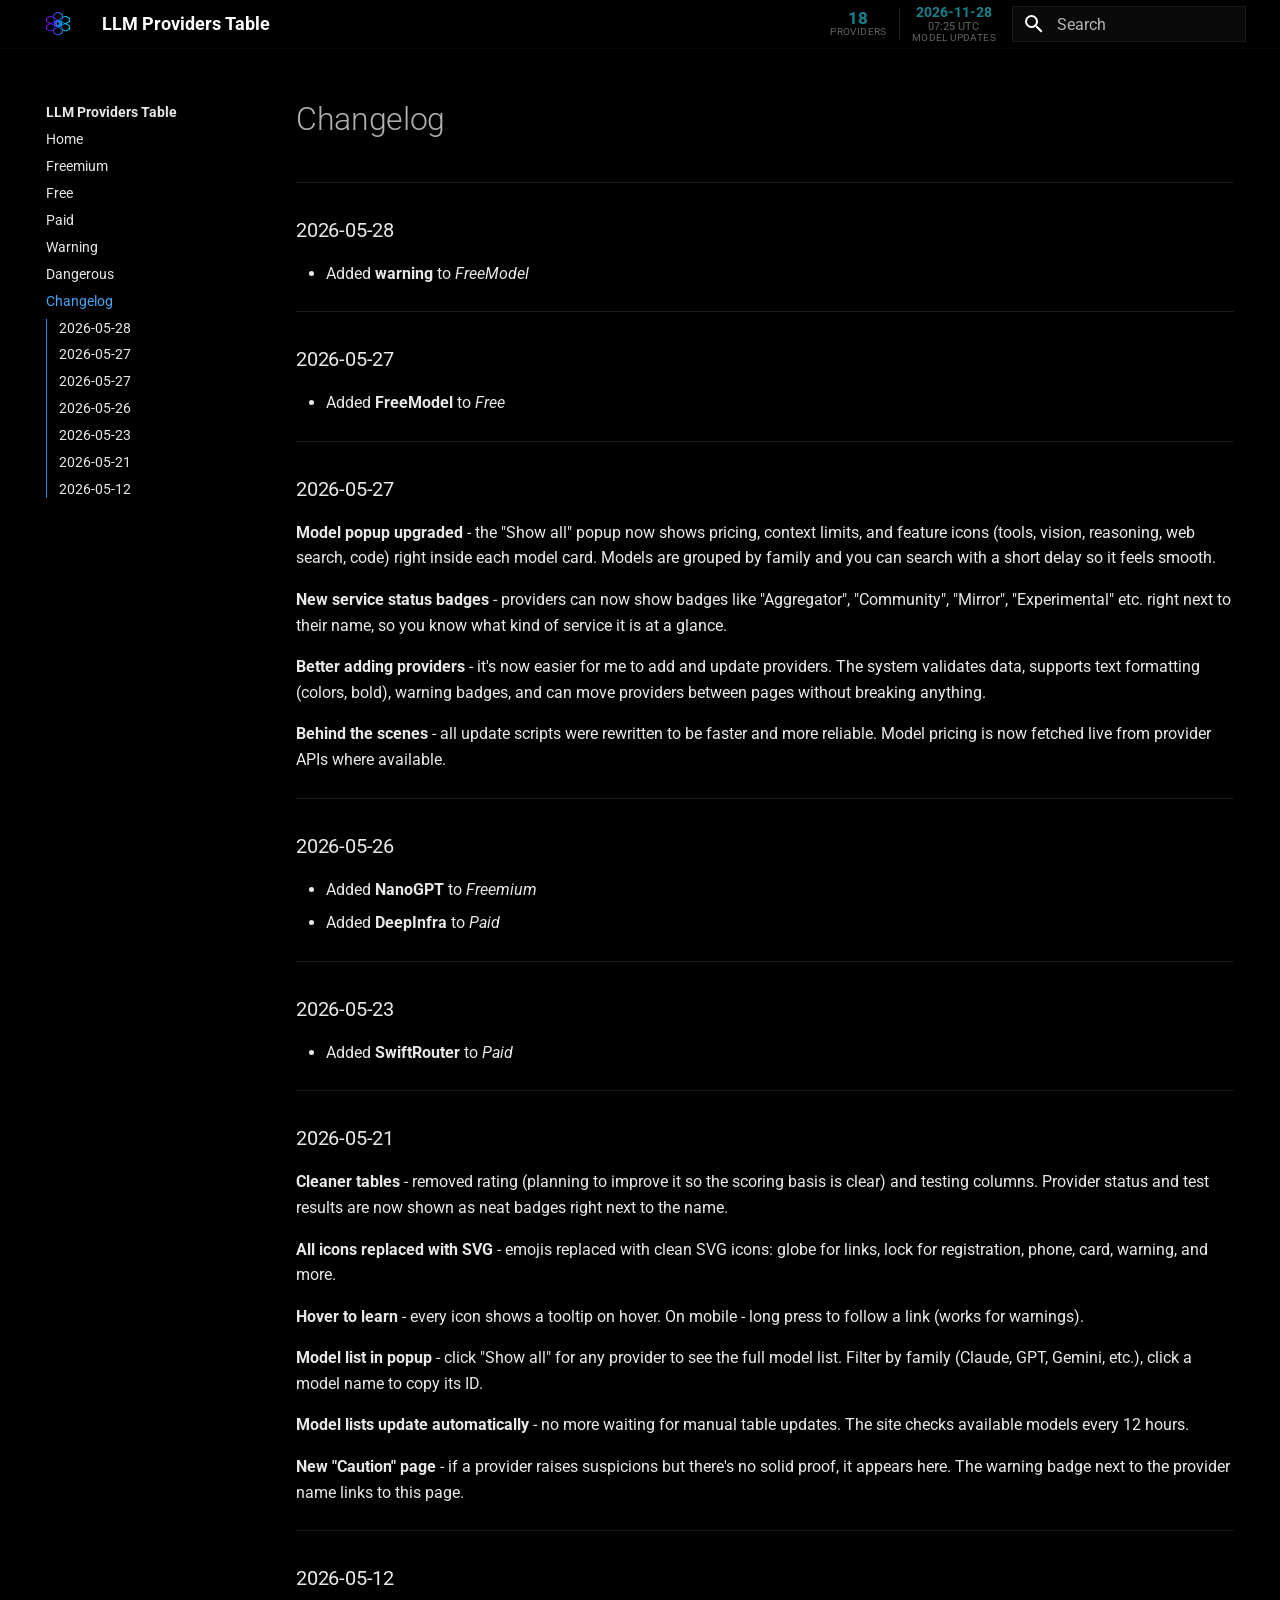
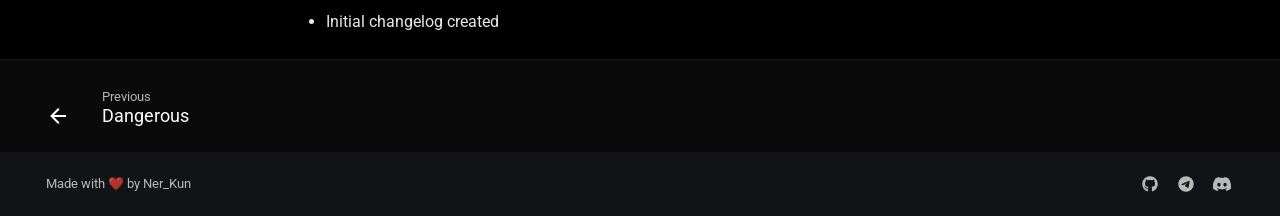
<file: changelog/index.html>
<!doctype html>
<html lang="en" class="no-js">
  <head>
    
      <meta charset="utf-8">
      <meta name="viewport" content="width=device-width,initial-scale=1">
      
        <meta name="description" content="Free, freemium, and paid LLM API providers table">
      
      
        <meta name="author" content="Ner_Kun">
      
      
        <link rel="canonical" href="https://ner-kun.github.io/Table_LLM_providers/changelog/">
      
      
        <link rel="prev" href="../dangerous/">
      
      
      
        
      
      
      <link rel="icon" href="../images/favicon.png">
      <meta name="generator" content="mkdocs-1.6.1, mkdocs-material-9.8.2">
    
    
      
        <title>Changelog - LLM Providers Table</title>
      
    
    
      <link rel="stylesheet" href="../assets/stylesheets/main.57a0d79d.min.css">
      
        
        <link rel="stylesheet" href="../assets/stylesheets/palette.fb2fffe2.min.css">
      
      


    
    
      
    
    
      
        
        
        <link rel="preconnect" href="https://fonts.gstatic.com" crossorigin>
        <link rel="stylesheet" href="https://fonts.googleapis.com/css?family=Roboto:300,300i,400,400i,700,700i%7CRoboto+Mono:400,400i,700,700i&display=fallback">
        <style>:root{--md-text-font:"Roboto";--md-code-font:"Roboto Mono"}</style>
      
    
    
      <link rel="stylesheet" href="../stylesheets/custom.css">
    
      <link rel="stylesheet" href="../stylesheets/icons.css">
    
      <link rel="stylesheet" href="../stylesheets/components/tables.css">
    
      <link rel="stylesheet" href="../stylesheets/components/admonitions.css">
    
      <link rel="stylesheet" href="../stylesheets/components/accessibility.css">
    
      <link rel="stylesheet" href="../stylesheets/components/code-blocks.css">
    
      <link rel="stylesheet" href="../stylesheets/components/navigation.css">
    
      <link rel="stylesheet" href="../stylesheets/components/additional.css">
    
      <link rel="stylesheet" href="../stylesheets/components/screenshot-gallery.css">
    
      <link rel="stylesheet" href="../stylesheets/components/glass-header.css">
    
      <link rel="stylesheet" href="../stylesheets/components/header-stats.css">
    
      <link rel="stylesheet" href="../stylesheets/modal/modal.css">
    
      <link rel="stylesheet" href="../stylesheets/providers/source-badge.css">
    
      <link rel="stylesheet" href="../stylesheets/providers/service-status.css">
    
      <link rel="stylesheet" href="../stylesheets/providers/provider-meta.css">
    
    <script>__md_scope=new URL("..",location),__md_hash=e=>[...e].reduce(((e,_)=>(e<<5)-e+_.charCodeAt(0)),0),__md_get=(e,_=localStorage,t=__md_scope)=>JSON.parse(_.getItem(t.pathname+"."+e)),__md_set=(e,_,t=localStorage,a=__md_scope)=>{try{t.setItem(a.pathname+"."+e,JSON.stringify(_))}catch(e){}}</script>
    
      

    
    
  <!-- Primary Meta Tags -->
  <meta name="title" content="LLM provider table">
  <meta name="description" content="A table of free, freemium, and paid LLM providers. It includes limits, registration requirements, Base URLs, and links to obtain API keys.">
  <meta name="author" content="Ner_Kun">
  
  <!-- Open Graph -->
  <meta property="og:type" content="website">
  <meta property="og:url" content="https://ner-kun.github.io/Table_LLM_providers/">
  <meta property="og:title" content="LLM provider table">
  <meta property="og:description" content="A table of free, freemium, and paid LLM providers. It includes limits, registration requirements, Base URLs, and links to obtain API keys.">
  <meta property="og:site_name" content="LLM Providers Table">
  
  <!-- X -->
  <meta name="twitter:card" content="summary_large_image">
  <meta name="twitter:url" content="https://ner-kun.github.io/Table_LLM_providers/">
  <meta name="twitter:title" content="LLM provider table">
  <meta name="twitter:description" content="A table of free, freemium, and paid LLM providers. It includes limits, registration requirements, Base URLs, and links to obtain API keys.">
  
  <!-- Favicon -->
  <link rel="icon" type="image/png" sizes="32x32" href="../images/favicon.png">
  <link rel="apple-touch-icon" sizes="192x192" href="../images/logo-192.png">
  
  <!-- Open Graph Image -->
  <meta property="og:image" content="https://ner-kun.github.io/Table_LLM_providers/images/og-image.png">
  <meta property="og:image:width" content="1200">
  <meta property="og:image:height" content="630">
  
  <!-- X Image -->
  <meta name="twitter:image" content="https://ner-kun.github.io/Table_LLM_providers/images/og-image.png">
  
  <!-- Additional Meta Tags -->
  <meta name="keywords" content="LLM, API, providers, free, freemium, paid, OpenAI, Claude, GPT, AI, language models">
  <meta name="robots" content="index, follow">
  <link rel="canonical" href="https://ner-kun.github.io/Table_LLM_providers/">

  <!-- GoatCounter analytics -->
  <script data-goatcounter="https://nerkunoff.goatcounter.com/count"
          async src="//gc.zgo.at/count.js"></script>

  </head>
  
  
    
    
      
    
    
    
    
    <body dir="ltr" data-md-color-scheme="slate" data-md-color-primary="blue-grey" data-md-color-accent="cyan">
  
    
    <input class="md-toggle" data-md-toggle="drawer" type="checkbox" id="__drawer" autocomplete="off">
    <input class="md-toggle" data-md-toggle="search" type="checkbox" id="__search" autocomplete="off">
    <label class="md-overlay" for="__drawer"></label>
    <div data-md-component="skip">
      
        
        <a href="#changelog" class="md-skip">
          Skip to content
        </a>
      
    </div>
    <div data-md-component="announce">
      
    </div>
    
    
      

  

<header class="md-header md-header--shadow" data-md-component="header">
  <nav class="md-header__inner md-grid" aria-label="Header">
    <a href=".." title="LLM Providers Table" class="md-header__button md-logo" aria-label="LLM Providers Table" data-md-component="logo">
      
  <img src="../images/logo-192.png" alt="logo">

    </a>
    <label class="md-header__button md-icon" for="__drawer">
      
      <svg xmlns="http://www.w3.org/2000/svg" viewBox="0 0 24 24"><path d="M3 6h18v2H3zm0 5h18v2H3zm0 5h18v2H3z"/></svg>
    </label>
    <div class="md-header__title" data-md-component="header-title">
      <div class="md-header__ellipsis">
        <div class="md-header__topic">
          <span class="md-ellipsis">
            LLM Providers Table
          </span>
        </div>
        <div class="md-header__topic" data-md-component="header-topic">
          <span class="md-ellipsis">
            
              Changelog
            
          </span>
        </div>
      </div>
    </div>
    
      
        <form class="md-header__option" data-md-component="palette">
  
    
    
    
    <input class="md-option" data-md-color-media="" data-md-color-scheme="slate" data-md-color-primary="blue-grey" data-md-color-accent="cyan"  aria-hidden="true"  type="radio" name="__palette" id="__palette_0">
    
  
</form>
      
    
    
      <script>var palette=__md_get("__palette");if(palette&&palette.color){if("(prefers-color-scheme)"===palette.color.media){var media=matchMedia("(prefers-color-scheme: light)"),input=document.querySelector(media.matches?"[data-md-color-media='(prefers-color-scheme: light)']":"[data-md-color-media='(prefers-color-scheme: dark)']");palette.color.media=input.getAttribute("data-md-color-media"),palette.color.scheme=input.getAttribute("data-md-color-scheme"),palette.color.primary=input.getAttribute("data-md-color-primary"),palette.color.accent=input.getAttribute("data-md-color-accent")}for(var[key,value]of Object.entries(palette.color))document.body.setAttribute("data-md-color-"+key,value)}</script>
    
    
    
      
      
        <label class="md-header__button md-icon" for="__search">
          
          <svg xmlns="http://www.w3.org/2000/svg" viewBox="0 0 24 24"><path d="M9.5 3A6.5 6.5 0 0 1 16 9.5c0 1.61-.59 3.09-1.56 4.23l.27.27h.79l5 5-1.5 1.5-5-5v-.79l-.27-.27A6.52 6.52 0 0 1 9.5 16 6.5 6.5 0 0 1 3 9.5 6.5 6.5 0 0 1 9.5 3m0 2C7 5 5 7 5 9.5S7 14 9.5 14 14 12 14 9.5 12 5 9.5 5"/></svg>
        </label>
        <div class="md-search" data-md-component="search" role="dialog">
  <label class="md-search__overlay" for="__search"></label>
  <div class="md-search__inner" role="search">
    <form class="md-search__form" name="search">
      <input type="text" class="md-search__input" name="query" aria-label="Search" placeholder="Search" autocapitalize="off" autocorrect="off" autocomplete="off" spellcheck="false" data-md-component="search-query" required>
      <label class="md-search__icon md-icon" for="__search">
        
        <svg xmlns="http://www.w3.org/2000/svg" viewBox="0 0 24 24"><path d="M9.5 3A6.5 6.5 0 0 1 16 9.5c0 1.61-.59 3.09-1.56 4.23l.27.27h.79l5 5-1.5 1.5-5-5v-.79l-.27-.27A6.52 6.52 0 0 1 9.5 16 6.5 6.5 0 0 1 3 9.5 6.5 6.5 0 0 1 9.5 3m0 2C7 5 5 7 5 9.5S7 14 9.5 14 14 12 14 9.5 12 5 9.5 5"/></svg>
        
        <svg xmlns="http://www.w3.org/2000/svg" viewBox="0 0 24 24"><path d="M20 11v2H8l5.5 5.5-1.42 1.42L4.16 12l7.92-7.92L13.5 5.5 8 11z"/></svg>
      </label>
      <nav class="md-search__options" aria-label="Search">
        
        <button type="reset" class="md-search__icon md-icon" title="Clear" aria-label="Clear" tabindex="-1">
          
          <svg xmlns="http://www.w3.org/2000/svg" viewBox="0 0 24 24"><path d="M19 6.41 17.59 5 12 10.59 6.41 5 5 6.41 10.59 12 5 17.59 6.41 19 12 13.41 17.59 19 19 17.59 13.41 12z"/></svg>
        </button>
      </nav>
      
        <div class="md-search__suggest" data-md-component="search-suggest"></div>
      
    </form>
    <div class="md-search__output">
      <div class="md-search__scrollwrap" tabindex="0" data-md-scrollfix>
        <div class="md-search-result" data-md-component="search-result">
          <div class="md-search-result__meta">
            Initializing search
          </div>
          <ol class="md-search-result__list" role="presentation"></ol>
        </div>
      </div>
    </div>
  </div>
</div>
      
    
    
  </nav>
  
</header>
    
    <div class="md-container" data-md-component="container">
      
      
        
          
        
      
      <main class="md-main" data-md-component="main">
        <div class="md-main__inner md-grid">
          
            
              
              <div class="md-sidebar md-sidebar--primary" data-md-component="sidebar" data-md-type="navigation" >
                <div class="md-sidebar__scrollwrap">
                  <div class="md-sidebar__inner">
                    



  

<nav class="md-nav md-nav--primary md-nav--integrated" aria-label="Navigation" data-md-level="0">
  <label class="md-nav__title" for="__drawer">
    <a href=".." title="LLM Providers Table" class="md-nav__button md-logo" aria-label="LLM Providers Table" data-md-component="logo">
      
  <img src="../images/logo-192.png" alt="logo">

    </a>
    LLM Providers Table
  </label>
  
  <ul class="md-nav__list" data-md-scrollfix>
    
      
      
  
  
  
  
    <li class="md-nav__item">
      <a href=".." class="md-nav__link">
        
  
  
  <span class="md-ellipsis">
    
  
    Home
  

    
  </span>
  
  

      </a>
    </li>
  

    
      
      
  
  
  
  
    <li class="md-nav__item">
      <a href="../freemium/" class="md-nav__link">
        
  
  
  <span class="md-ellipsis">
    
  
    Freemium
  

    
  </span>
  
  

      </a>
    </li>
  

    
      
      
  
  
  
  
    <li class="md-nav__item">
      <a href="../free/" class="md-nav__link">
        
  
  
  <span class="md-ellipsis">
    
  
    Free
  

    
  </span>
  
  

      </a>
    </li>
  

    
      
      
  
  
  
  
    <li class="md-nav__item">
      <a href="../paid/" class="md-nav__link">
        
  
  
  <span class="md-ellipsis">
    
  
    Paid
  

    
  </span>
  
  

      </a>
    </li>
  

    
      
      
  
  
  
  
    <li class="md-nav__item">
      <a href="../caution/" class="md-nav__link">
        
  
  
  <span class="md-ellipsis">
    
  
    Warning
  

    
  </span>
  
  

      </a>
    </li>
  

    
      
      
  
  
  
  
    <li class="md-nav__item">
      <a href="../dangerous/" class="md-nav__link">
        
  
  
  <span class="md-ellipsis">
    
  
    Dangerous
  

    
  </span>
  
  

      </a>
    </li>
  

    
      
      
  
  
    
  
  
  
    <li class="md-nav__item md-nav__item--active">
      
      <input class="md-nav__toggle md-toggle" type="checkbox" id="__toc">
      
      
        
      
      
        <label class="md-nav__link md-nav__link--active" for="__toc">
          
  
  
  <span class="md-ellipsis">
    
  
    Changelog
  

    
  </span>
  
  

          <span class="md-nav__icon md-icon"></span>
        </label>
      
      <a href="./" class="md-nav__link md-nav__link--active">
        
  
  
  <span class="md-ellipsis">
    
  
    Changelog
  

    
  </span>
  
  

      </a>
      
        

<nav class="md-nav md-nav--secondary" aria-label="Table of contents">
  
  
  
    
  
  
    <label class="md-nav__title" for="__toc">
      <span class="md-nav__icon md-icon"></span>
      Table of contents
    </label>
    <ul class="md-nav__list" data-md-component="toc" data-md-scrollfix>
      
        <li class="md-nav__item">
  <a href="#2026-05-28" class="md-nav__link">
    <span class="md-ellipsis">
      
        2026-05-28
      
    </span>
  </a>
  
</li>
      
        <li class="md-nav__item">
  <a href="#2026-05-27" class="md-nav__link">
    <span class="md-ellipsis">
      
        2026-05-27
      
    </span>
  </a>
  
</li>
      
        <li class="md-nav__item">
  <a href="#2026-05-27_1" class="md-nav__link">
    <span class="md-ellipsis">
      
        2026-05-27
      
    </span>
  </a>
  
</li>
      
        <li class="md-nav__item">
  <a href="#2026-05-26" class="md-nav__link">
    <span class="md-ellipsis">
      
        2026-05-26
      
    </span>
  </a>
  
</li>
      
        <li class="md-nav__item">
  <a href="#2026-05-23" class="md-nav__link">
    <span class="md-ellipsis">
      
        2026-05-23
      
    </span>
  </a>
  
</li>
      
        <li class="md-nav__item">
  <a href="#2026-05-21" class="md-nav__link">
    <span class="md-ellipsis">
      
        2026-05-21
      
    </span>
  </a>
  
</li>
      
        <li class="md-nav__item">
  <a href="#2026-05-12" class="md-nav__link">
    <span class="md-ellipsis">
      
        2026-05-12
      
    </span>
  </a>
  
</li>
      
    </ul>
  
</nav>
      
    </li>
  

    
  </ul>
</nav>
                  </div>
                </div>
              </div>
            
            
          
          
            <div class="md-content" data-md-component="content">
              
              <article class="md-content__inner md-typeset">
                
                  



<h1 id="changelog">Changelog</h1>
<hr />
<h3 id="2026-05-28">2026-05-28</h3>
<ul>
<li>Added <strong>warning</strong> to <em>FreeModel</em></li>
</ul>
<hr />
<h3 id="2026-05-27">2026-05-27</h3>
<ul>
<li>Added <strong>FreeModel</strong> to <em>Free</em></li>
</ul>
<hr />
<h3 id="2026-05-27_1">2026-05-27</h3>
<p><strong>Model popup upgraded</strong> - the "Show all" popup now shows pricing, context limits, and feature icons (tools, vision, reasoning, web search, code) right inside each model card. Models are grouped by family and you can search with a short delay so it feels smooth.</p>
<p><strong>New service status badges</strong> - providers can now show badges like "Aggregator", "Community", "Mirror", "Experimental" etc. right next to their name, so you know what kind of service it is at a glance.</p>
<p><strong>Better adding providers</strong> - it's now easier for me to add and update providers. The system validates data, supports text formatting (colors, bold), warning badges, and can move providers between pages without breaking anything.</p>
<p><strong>Behind the scenes</strong> - all update scripts were rewritten to be faster and more reliable. Model pricing is now fetched live from provider APIs where available.</p>
<hr />
<h3 id="2026-05-26">2026-05-26</h3>
<ul>
<li>Added <strong>NanoGPT</strong> to <em>Freemium</em></li>
<li>Added <strong>DeepInfra</strong> to <em>Paid</em></li>
</ul>
<hr />
<h3 id="2026-05-23">2026-05-23</h3>
<ul>
<li>Added <strong>SwiftRouter</strong> to <em>Paid</em></li>
</ul>
<hr />
<h3 id="2026-05-21">2026-05-21</h3>
<p><strong>Cleaner tables</strong> - removed rating (planning to improve it so the scoring basis is clear) and testing columns. Provider status and test results are now shown as neat badges right next to the name.</p>
<p><strong>All icons replaced with SVG</strong> - emojis replaced with clean SVG icons: globe for links, lock for registration, phone, card, warning, and more.</p>
<p><strong>Hover to learn</strong> - every icon shows a tooltip on hover. On mobile - long press to follow a link (works for warnings).</p>
<p><strong>Model list in popup</strong> - click "Show all" for any provider to see the full model list. Filter by family (Claude, GPT, Gemini, etc.), click a model name to copy its ID.</p>
<p><strong>Model lists update automatically</strong> - no more waiting for manual table updates. The site checks available models every 12 hours.</p>
<p><strong>New "Caution" page</strong> - if a provider raises suspicions but there's no solid proof, it appears here. The warning badge next to the provider name links to this page.</p>
<hr />
<h3 id="2026-05-12">2026-05-12</h3>
<ul>
<li>Initial changelog created</li>
</ul>












                
              </article>
            </div>
          
          
<script>var target=document.getElementById(location.hash.slice(1));target&&target.name&&(target.checked=target.name.startsWith("__tabbed_"))</script>
        </div>
        
          <button type="button" class="md-top md-icon" data-md-component="top" hidden>
  
  <svg xmlns="http://www.w3.org/2000/svg" viewBox="0 0 24 24"><path d="M13 20h-2V8l-5.5 5.5-1.42-1.42L12 4.16l7.92 7.92-1.42 1.42L13 8z"/></svg>
  Back to top
</button>
        
      </main>
      
        <footer class="md-footer">
  
    
      
      <nav class="md-footer__inner md-grid" aria-label="Footer" >
        
          
          <a href="../dangerous/" class="md-footer__link md-footer__link--prev" aria-label="Previous: Dangerous">
            <div class="md-footer__button md-icon">
              
              <svg xmlns="http://www.w3.org/2000/svg" viewBox="0 0 24 24"><path d="M20 11v2H8l5.5 5.5-1.42 1.42L4.16 12l7.92-7.92L13.5 5.5 8 11z"/></svg>
            </div>
            <div class="md-footer__title">
              <span class="md-footer__direction">
                Previous
              </span>
              <div class="md-ellipsis">
                Dangerous
              </div>
            </div>
          </a>
        
        
      </nav>
    
  
  <div class="md-footer-meta md-typeset">
    <div class="md-footer-meta__inner md-grid">
      <div class="md-copyright">
  
    <div class="md-copyright__highlight">
      Made with ❤️ by Ner_Kun
    </div>
  
  
</div>
      
        
<div class="md-social">
  
    
    
    
    
      
      
    
    <a href="https://github.com/Ner-Kun/Table_LLM_providers" target="_blank" rel="noopener" title="github.com" class="md-social__link">
      <svg xmlns="http://www.w3.org/2000/svg" viewBox="0 0 512 512"><!--! Font Awesome Free 7.1.0 by @fontawesome - https://fontawesome.com License - https://fontawesome.com/license/free (Icons: CC BY 4.0, Fonts: SIL OFL 1.1, Code: MIT License) Copyright 2025 Fonticons, Inc.--><path d="M173.9 397.4c0 2-2.3 3.6-5.2 3.6-3.3.3-5.6-1.3-5.6-3.6 0-2 2.3-3.6 5.2-3.6 3-.3 5.6 1.3 5.6 3.6m-31.1-4.5c-.7 2 1.3 4.3 4.3 4.9 2.6 1 5.6 0 6.2-2s-1.3-4.3-4.3-5.2c-2.6-.7-5.5.3-6.2 2.3m44.2-1.7c-2.9.7-4.9 2.6-4.6 4.9.3 2 2.9 3.3 5.9 2.6 2.9-.7 4.9-2.6 4.6-4.6-.3-1.9-3-3.2-5.9-2.9M252.8 8C114.1 8 8 113.3 8 252c0 110.9 69.8 205.8 169.5 239.2 12.8 2.3 17.3-5.6 17.3-12.1 0-6.2-.3-40.4-.3-61.4 0 0-70 15-84.7-29.8 0 0-11.4-29.1-27.8-36.6 0 0-22.9-15.7 1.6-15.4 0 0 24.9 2 38.6 25.8 21.9 38.6 58.6 27.5 72.9 20.9 2.3-16 8.8-27.1 16-33.7-55.9-6.2-112.3-14.3-112.3-110.5 0-27.5 7.6-41.3 23.6-58.9-2.6-6.5-11.1-33.3 2.6-67.9 20.9-6.5 69 27 69 27 20-5.6 41.5-8.5 62.8-8.5s42.8 2.9 62.8 8.5c0 0 48.1-33.6 69-27 13.7 34.7 5.2 61.4 2.6 67.9 16 17.7 25.8 31.5 25.8 58.9 0 96.5-58.9 104.2-114.8 110.5 9.2 7.9 17 22.9 17 46.4 0 33.7-.3 75.4-.3 83.6 0 6.5 4.6 14.4 17.3 12.1C436.2 457.8 504 362.9 504 252 504 113.3 391.5 8 252.8 8M105.2 352.9c-1.3 1-1 3.3.7 5.2 1.6 1.6 3.9 2.3 5.2 1 1.3-1 1-3.3-.7-5.2-1.6-1.6-3.9-2.3-5.2-1m-10.8-8.1c-.7 1.3.3 2.9 2.3 3.9 1.6 1 3.6.7 4.3-.7.7-1.3-.3-2.9-2.3-3.9-2-.6-3.6-.3-4.3.7m32.4 35.6c-1.6 1.3-1 4.3 1.3 6.2 2.3 2.3 5.2 2.6 6.5 1 1.3-1.3.7-4.3-1.3-6.2-2.2-2.3-5.2-2.6-6.5-1m-11.4-14.7c-1.6 1-1.6 3.6 0 5.9s4.3 3.3 5.6 2.3c1.6-1.3 1.6-3.9 0-6.2-1.4-2.3-4-3.3-5.6-2"/></svg>
    </a>
  
    
    
    
    
      
      
    
    <a href="https://t.me/ner_kun_off" target="_blank" rel="noopener" title="t.me" class="md-social__link">
      <svg xmlns="http://www.w3.org/2000/svg" viewBox="0 0 512 512"><!--! Font Awesome Free 7.1.0 by @fontawesome - https://fontawesome.com License - https://fontawesome.com/license/free (Icons: CC BY 4.0, Fonts: SIL OFL 1.1, Code: MIT License) Copyright 2025 Fonticons, Inc.--><path d="M256 8a248 248 0 1 0 0 496 248 248 0 1 0 0-496m115 168.7c-3.7 39.2-19.9 134.4-28.1 178.3-3.5 18.6-10.3 24.8-16.9 25.4-14.4 1.3-25.3-9.5-39.3-18.7-21.8-14.3-34.2-23.2-55.3-37.2-24.5-16.1-8.6-25 5.3-39.5 3.7-3.8 67.1-61.5 68.3-66.7.2-.7.3-3.1-1.2-4.4s-3.6-.8-5.1-.5c-2.2.5-37.1 23.5-104.6 69.1-9.9 6.8-18.9 10.1-26.9 9.9-8.9-.2-25.9-5-38.6-9.1-15.5-5-27.9-7.7-26.8-16.3.6-4.5 6.7-9 18.4-13.7 72.3-31.5 120.5-52.3 144.6-62.3 68.9-28.6 83.2-33.6 92.5-33.8 2.1 0 6.6.5 9.6 2.9 2 1.7 3.2 4.1 3.5 6.7.5 3.2.6 6.5.4 9.8z"/></svg>
    </a>
  
    
    
    
    
      
      
    
    <a href="https://discord.gg/wp2b5sHbzB" target="_blank" rel="noopener" title="discord.gg" class="md-social__link">
      <svg xmlns="http://www.w3.org/2000/svg" viewBox="0 0 576 512"><!--! Font Awesome Free 7.1.0 by @fontawesome - https://fontawesome.com License - https://fontawesome.com/license/free (Icons: CC BY 4.0, Fonts: SIL OFL 1.1, Code: MIT License) Copyright 2025 Fonticons, Inc.--><path d="M492.5 69.8c-.2-.3-.4-.6-.8-.7-38.1-17.5-78.4-30-119.7-37.1-.4-.1-.8 0-1.1.1s-.6.4-.8.8c-5.5 9.9-10.5 20.2-14.9 30.6-44.6-6.8-89.9-6.8-134.4 0-4.5-10.5-9.5-20.7-15.1-30.6-.2-.3-.5-.6-.8-.8s-.7-.2-1.1-.2C162.5 39 122.2 51.5 84.1 69c-.3.1-.6.4-.8.7C7.1 183.5-13.8 294.6-3.6 404.2c0 .3.1.5.2.8s.3.4.5.6c44.4 32.9 94 58 146.8 74.2.4.1.8.1 1.1 0s.7-.4.9-.7c11.3-15.4 21.4-31.8 30-48.8.1-.2.2-.5.2-.8s0-.5-.1-.8-.2-.5-.4-.6-.4-.3-.7-.4c-15.8-6.1-31.2-13.4-45.9-21.9-.3-.2-.5-.4-.7-.6s-.3-.6-.3-.9 0-.6.2-.9.3-.5.6-.7c3.1-2.3 6.2-4.7 9.1-7.1.3-.2.6-.4.9-.4s.7 0 1 .1c96.2 43.9 200.4 43.9 295.5 0 .3-.1.7-.2 1-.2s.7.2.9.4c2.9 2.4 6 4.9 9.1 7.2.2.2.4.4.6.7s.2.6.2.9-.1.6-.3.9-.4.5-.6.6c-14.7 8.6-30 15.9-45.9 21.8-.2.1-.5.2-.7.4s-.3.4-.4.7-.1.5-.1.8.1.5.2.8c8.8 17 18.8 33.3 30 48.8.2.3.6.6.9.7s.8.1 1.1 0c52.9-16.2 102.6-41.3 147.1-74.2.2-.2.4-.4.5-.6s.2-.5.2-.8c12.3-126.8-20.5-236.9-86.9-334.5zm-302 267.7c-29 0-52.8-26.6-52.8-59.2s23.4-59.2 52.8-59.2c29.7 0 53.3 26.8 52.8 59.2 0 32.7-23.4 59.2-52.8 59.2m195.4 0c-29 0-52.8-26.6-52.8-59.2s23.4-59.2 52.8-59.2c29.7 0 53.3 26.8 52.8 59.2 0 32.7-23.2 59.2-52.8 59.2"/></svg>
    </a>
  
</div>
      
    </div>
  </div>
</footer>
      
    </div>
    <div class="md-dialog" data-md-component="dialog">
      <div class="md-dialog__inner md-typeset"></div>
    </div>
    
    
    
      
      
      <script id="__config" type="application/json">{"annotate": null, "base": "..", "features": ["navigation.footer", "navigation.top", "search.suggest", "search.highlight", "content.code.copy", "content.code.annotate", "content.tooltips", "toc.integrate"], "search": "../assets/javascripts/workers/search.a7633da7.min.js", "tags": null, "translations": {"clipboard.copied": "Copied to clipboard", "clipboard.copy": "Copy to clipboard", "search.result.more.one": "1 more on this page", "search.result.more.other": "# more on this page", "search.result.none": "No matching documents", "search.result.one": "1 matching document", "search.result.other": "# matching documents", "search.result.placeholder": "Type to start searching", "search.result.term.missing": "Missing", "select.version": "Select version"}, "version": null}</script>
    
    
  
      <script src="../assets/javascripts/bundle.a5f9d56c.min.js"></script>
      
    
  <script type="module" src="../javascripts/copy-inline.js"></script>
  <script type="module" src="../javascripts/models-modal.js"></script>
  <script type="module" src="../javascripts/provider-meta.js"></script>
  <script src="../javascripts/header-stats.js"></script>

  </body>
</html>
</file>
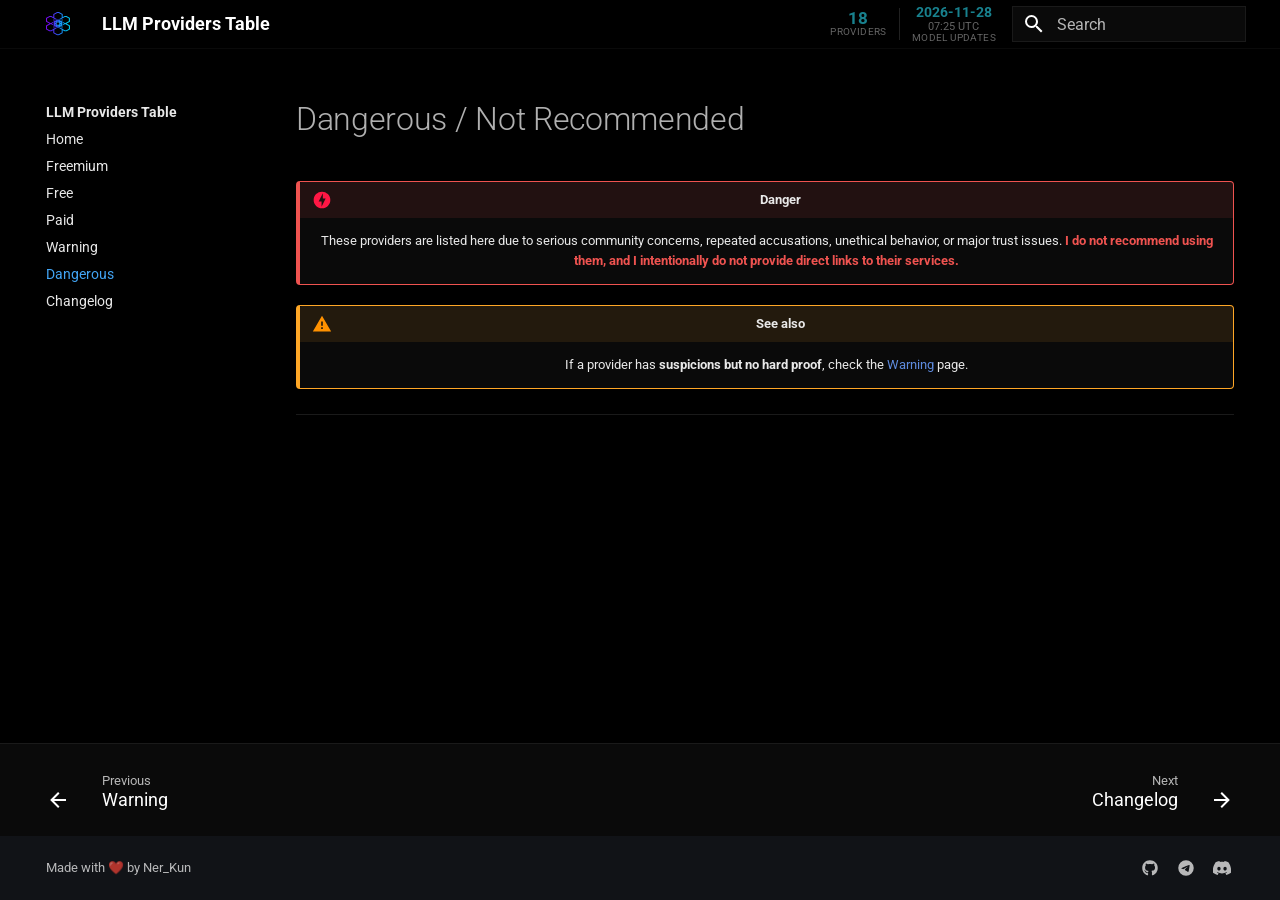
<file: dangerous/index.html>
<!doctype html>
<html lang="en" class="no-js">
  <head>
    
      <meta charset="utf-8">
      <meta name="viewport" content="width=device-width,initial-scale=1">
      
        <meta name="description" content="Free, freemium, and paid LLM API providers table">
      
      
        <meta name="author" content="Ner_Kun">
      
      
        <link rel="canonical" href="https://ner-kun.github.io/Table_LLM_providers/dangerous/">
      
      
        <link rel="prev" href="../caution/">
      
      
        <link rel="next" href="../changelog/">
      
      
        
      
      
      <link rel="icon" href="../images/favicon.png">
      <meta name="generator" content="mkdocs-1.6.1, mkdocs-material-9.8.2">
    
    
      
        <title>Dangerous - LLM Providers Table</title>
      
    
    
      <link rel="stylesheet" href="../assets/stylesheets/main.57a0d79d.min.css">
      
        
        <link rel="stylesheet" href="../assets/stylesheets/palette.fb2fffe2.min.css">
      
      


    
    
      
    
    
      
        
        
        <link rel="preconnect" href="https://fonts.gstatic.com" crossorigin>
        <link rel="stylesheet" href="https://fonts.googleapis.com/css?family=Roboto:300,300i,400,400i,700,700i%7CRoboto+Mono:400,400i,700,700i&display=fallback">
        <style>:root{--md-text-font:"Roboto";--md-code-font:"Roboto Mono"}</style>
      
    
    
      <link rel="stylesheet" href="../stylesheets/custom.css">
    
      <link rel="stylesheet" href="../stylesheets/icons.css">
    
      <link rel="stylesheet" href="../stylesheets/components/tables.css">
    
      <link rel="stylesheet" href="../stylesheets/components/admonitions.css">
    
      <link rel="stylesheet" href="../stylesheets/components/accessibility.css">
    
      <link rel="stylesheet" href="../stylesheets/components/code-blocks.css">
    
      <link rel="stylesheet" href="../stylesheets/components/navigation.css">
    
      <link rel="stylesheet" href="../stylesheets/components/additional.css">
    
      <link rel="stylesheet" href="../stylesheets/components/screenshot-gallery.css">
    
      <link rel="stylesheet" href="../stylesheets/components/glass-header.css">
    
      <link rel="stylesheet" href="../stylesheets/components/header-stats.css">
    
      <link rel="stylesheet" href="../stylesheets/modal/modal.css">
    
      <link rel="stylesheet" href="../stylesheets/providers/source-badge.css">
    
      <link rel="stylesheet" href="../stylesheets/providers/service-status.css">
    
      <link rel="stylesheet" href="../stylesheets/providers/provider-meta.css">
    
    <script>__md_scope=new URL("..",location),__md_hash=e=>[...e].reduce(((e,_)=>(e<<5)-e+_.charCodeAt(0)),0),__md_get=(e,_=localStorage,t=__md_scope)=>JSON.parse(_.getItem(t.pathname+"."+e)),__md_set=(e,_,t=localStorage,a=__md_scope)=>{try{t.setItem(a.pathname+"."+e,JSON.stringify(_))}catch(e){}}</script>
    
      

    
    
  <!-- Primary Meta Tags -->
  <meta name="title" content="LLM provider table">
  <meta name="description" content="A table of free, freemium, and paid LLM providers. It includes limits, registration requirements, Base URLs, and links to obtain API keys.">
  <meta name="author" content="Ner_Kun">
  
  <!-- Open Graph -->
  <meta property="og:type" content="website">
  <meta property="og:url" content="https://ner-kun.github.io/Table_LLM_providers/">
  <meta property="og:title" content="LLM provider table">
  <meta property="og:description" content="A table of free, freemium, and paid LLM providers. It includes limits, registration requirements, Base URLs, and links to obtain API keys.">
  <meta property="og:site_name" content="LLM Providers Table">
  
  <!-- X -->
  <meta name="twitter:card" content="summary_large_image">
  <meta name="twitter:url" content="https://ner-kun.github.io/Table_LLM_providers/">
  <meta name="twitter:title" content="LLM provider table">
  <meta name="twitter:description" content="A table of free, freemium, and paid LLM providers. It includes limits, registration requirements, Base URLs, and links to obtain API keys.">
  
  <!-- Favicon -->
  <link rel="icon" type="image/png" sizes="32x32" href="../images/favicon.png">
  <link rel="apple-touch-icon" sizes="192x192" href="../images/logo-192.png">
  
  <!-- Open Graph Image -->
  <meta property="og:image" content="https://ner-kun.github.io/Table_LLM_providers/images/og-image.png">
  <meta property="og:image:width" content="1200">
  <meta property="og:image:height" content="630">
  
  <!-- X Image -->
  <meta name="twitter:image" content="https://ner-kun.github.io/Table_LLM_providers/images/og-image.png">
  
  <!-- Additional Meta Tags -->
  <meta name="keywords" content="LLM, API, providers, free, freemium, paid, OpenAI, Claude, GPT, AI, language models">
  <meta name="robots" content="index, follow">
  <link rel="canonical" href="https://ner-kun.github.io/Table_LLM_providers/">

  <!-- GoatCounter analytics -->
  <script data-goatcounter="https://nerkunoff.goatcounter.com/count"
          async src="//gc.zgo.at/count.js"></script>

  </head>
  
  
    
    
      
    
    
    
    
    <body dir="ltr" data-md-color-scheme="slate" data-md-color-primary="blue-grey" data-md-color-accent="cyan">
  
    
    <input class="md-toggle" data-md-toggle="drawer" type="checkbox" id="__drawer" autocomplete="off">
    <input class="md-toggle" data-md-toggle="search" type="checkbox" id="__search" autocomplete="off">
    <label class="md-overlay" for="__drawer"></label>
    <div data-md-component="skip">
      
        
        <a href="#dangerous-not-recommended" class="md-skip">
          Skip to content
        </a>
      
    </div>
    <div data-md-component="announce">
      
    </div>
    
    
      

  

<header class="md-header md-header--shadow" data-md-component="header">
  <nav class="md-header__inner md-grid" aria-label="Header">
    <a href=".." title="LLM Providers Table" class="md-header__button md-logo" aria-label="LLM Providers Table" data-md-component="logo">
      
  <img src="../images/logo-192.png" alt="logo">

    </a>
    <label class="md-header__button md-icon" for="__drawer">
      
      <svg xmlns="http://www.w3.org/2000/svg" viewBox="0 0 24 24"><path d="M3 6h18v2H3zm0 5h18v2H3zm0 5h18v2H3z"/></svg>
    </label>
    <div class="md-header__title" data-md-component="header-title">
      <div class="md-header__ellipsis">
        <div class="md-header__topic">
          <span class="md-ellipsis">
            LLM Providers Table
          </span>
        </div>
        <div class="md-header__topic" data-md-component="header-topic">
          <span class="md-ellipsis">
            
              Dangerous
            
          </span>
        </div>
      </div>
    </div>
    
      
        <form class="md-header__option" data-md-component="palette">
  
    
    
    
    <input class="md-option" data-md-color-media="" data-md-color-scheme="slate" data-md-color-primary="blue-grey" data-md-color-accent="cyan"  aria-hidden="true"  type="radio" name="__palette" id="__palette_0">
    
  
</form>
      
    
    
      <script>var palette=__md_get("__palette");if(palette&&palette.color){if("(prefers-color-scheme)"===palette.color.media){var media=matchMedia("(prefers-color-scheme: light)"),input=document.querySelector(media.matches?"[data-md-color-media='(prefers-color-scheme: light)']":"[data-md-color-media='(prefers-color-scheme: dark)']");palette.color.media=input.getAttribute("data-md-color-media"),palette.color.scheme=input.getAttribute("data-md-color-scheme"),palette.color.primary=input.getAttribute("data-md-color-primary"),palette.color.accent=input.getAttribute("data-md-color-accent")}for(var[key,value]of Object.entries(palette.color))document.body.setAttribute("data-md-color-"+key,value)}</script>
    
    
    
      
      
        <label class="md-header__button md-icon" for="__search">
          
          <svg xmlns="http://www.w3.org/2000/svg" viewBox="0 0 24 24"><path d="M9.5 3A6.5 6.5 0 0 1 16 9.5c0 1.61-.59 3.09-1.56 4.23l.27.27h.79l5 5-1.5 1.5-5-5v-.79l-.27-.27A6.52 6.52 0 0 1 9.5 16 6.5 6.5 0 0 1 3 9.5 6.5 6.5 0 0 1 9.5 3m0 2C7 5 5 7 5 9.5S7 14 9.5 14 14 12 14 9.5 12 5 9.5 5"/></svg>
        </label>
        <div class="md-search" data-md-component="search" role="dialog">
  <label class="md-search__overlay" for="__search"></label>
  <div class="md-search__inner" role="search">
    <form class="md-search__form" name="search">
      <input type="text" class="md-search__input" name="query" aria-label="Search" placeholder="Search" autocapitalize="off" autocorrect="off" autocomplete="off" spellcheck="false" data-md-component="search-query" required>
      <label class="md-search__icon md-icon" for="__search">
        
        <svg xmlns="http://www.w3.org/2000/svg" viewBox="0 0 24 24"><path d="M9.5 3A6.5 6.5 0 0 1 16 9.5c0 1.61-.59 3.09-1.56 4.23l.27.27h.79l5 5-1.5 1.5-5-5v-.79l-.27-.27A6.52 6.52 0 0 1 9.5 16 6.5 6.5 0 0 1 3 9.5 6.5 6.5 0 0 1 9.5 3m0 2C7 5 5 7 5 9.5S7 14 9.5 14 14 12 14 9.5 12 5 9.5 5"/></svg>
        
        <svg xmlns="http://www.w3.org/2000/svg" viewBox="0 0 24 24"><path d="M20 11v2H8l5.5 5.5-1.42 1.42L4.16 12l7.92-7.92L13.5 5.5 8 11z"/></svg>
      </label>
      <nav class="md-search__options" aria-label="Search">
        
        <button type="reset" class="md-search__icon md-icon" title="Clear" aria-label="Clear" tabindex="-1">
          
          <svg xmlns="http://www.w3.org/2000/svg" viewBox="0 0 24 24"><path d="M19 6.41 17.59 5 12 10.59 6.41 5 5 6.41 10.59 12 5 17.59 6.41 19 12 13.41 17.59 19 19 17.59 13.41 12z"/></svg>
        </button>
      </nav>
      
        <div class="md-search__suggest" data-md-component="search-suggest"></div>
      
    </form>
    <div class="md-search__output">
      <div class="md-search__scrollwrap" tabindex="0" data-md-scrollfix>
        <div class="md-search-result" data-md-component="search-result">
          <div class="md-search-result__meta">
            Initializing search
          </div>
          <ol class="md-search-result__list" role="presentation"></ol>
        </div>
      </div>
    </div>
  </div>
</div>
      
    
    
  </nav>
  
</header>
    
    <div class="md-container" data-md-component="container">
      
      
        
          
        
      
      <main class="md-main" data-md-component="main">
        <div class="md-main__inner md-grid">
          
            
              
              <div class="md-sidebar md-sidebar--primary" data-md-component="sidebar" data-md-type="navigation" >
                <div class="md-sidebar__scrollwrap">
                  <div class="md-sidebar__inner">
                    



  

<nav class="md-nav md-nav--primary md-nav--integrated" aria-label="Navigation" data-md-level="0">
  <label class="md-nav__title" for="__drawer">
    <a href=".." title="LLM Providers Table" class="md-nav__button md-logo" aria-label="LLM Providers Table" data-md-component="logo">
      
  <img src="../images/logo-192.png" alt="logo">

    </a>
    LLM Providers Table
  </label>
  
  <ul class="md-nav__list" data-md-scrollfix>
    
      
      
  
  
  
  
    <li class="md-nav__item">
      <a href=".." class="md-nav__link">
        
  
  
  <span class="md-ellipsis">
    
  
    Home
  

    
  </span>
  
  

      </a>
    </li>
  

    
      
      
  
  
  
  
    <li class="md-nav__item">
      <a href="../freemium/" class="md-nav__link">
        
  
  
  <span class="md-ellipsis">
    
  
    Freemium
  

    
  </span>
  
  

      </a>
    </li>
  

    
      
      
  
  
  
  
    <li class="md-nav__item">
      <a href="../free/" class="md-nav__link">
        
  
  
  <span class="md-ellipsis">
    
  
    Free
  

    
  </span>
  
  

      </a>
    </li>
  

    
      
      
  
  
  
  
    <li class="md-nav__item">
      <a href="../paid/" class="md-nav__link">
        
  
  
  <span class="md-ellipsis">
    
  
    Paid
  

    
  </span>
  
  

      </a>
    </li>
  

    
      
      
  
  
  
  
    <li class="md-nav__item">
      <a href="../caution/" class="md-nav__link">
        
  
  
  <span class="md-ellipsis">
    
  
    Warning
  

    
  </span>
  
  

      </a>
    </li>
  

    
      
      
  
  
    
  
  
  
    <li class="md-nav__item md-nav__item--active">
      
      <input class="md-nav__toggle md-toggle" type="checkbox" id="__toc">
      
      
        
      
      
      <a href="./" class="md-nav__link md-nav__link--active">
        
  
  
  <span class="md-ellipsis">
    
  
    Dangerous
  

    
  </span>
  
  

      </a>
      
    </li>
  

    
      
      
  
  
  
  
    <li class="md-nav__item">
      <a href="../changelog/" class="md-nav__link">
        
  
  
  <span class="md-ellipsis">
    
  
    Changelog
  

    
  </span>
  
  

      </a>
    </li>
  

    
  </ul>
</nav>
                  </div>
                </div>
              </div>
            
            
          
          
            <div class="md-content" data-md-component="content">
              
              <article class="md-content__inner md-typeset">
                
                  



<h1 id="dangerous-not-recommended">Dangerous / Not Recommended</h1>
<div class="admonition danger caution">
<p class="admonition-title">Danger</p>
<p>These providers are listed here due to serious community concerns, repeated accusations, unethical behavior, or major trust issues.
<span class="text-red"><strong>I do not recommend using them, and I intentionally do not provide direct links to their services.</strong></span></p>
</div>
<div class="admonition warning">
<p class="admonition-title">See also</p>
<p>If a provider has <strong>suspicions but no hard proof</strong>, check the <a href="../caution/">Warning</a> page.</p>
</div>
<hr />












                
              </article>
            </div>
          
          
<script>var target=document.getElementById(location.hash.slice(1));target&&target.name&&(target.checked=target.name.startsWith("__tabbed_"))</script>
        </div>
        
          <button type="button" class="md-top md-icon" data-md-component="top" hidden>
  
  <svg xmlns="http://www.w3.org/2000/svg" viewBox="0 0 24 24"><path d="M13 20h-2V8l-5.5 5.5-1.42-1.42L12 4.16l7.92 7.92-1.42 1.42L13 8z"/></svg>
  Back to top
</button>
        
      </main>
      
        <footer class="md-footer">
  
    
      
      <nav class="md-footer__inner md-grid" aria-label="Footer" >
        
          
          <a href="../caution/" class="md-footer__link md-footer__link--prev" aria-label="Previous: Warning">
            <div class="md-footer__button md-icon">
              
              <svg xmlns="http://www.w3.org/2000/svg" viewBox="0 0 24 24"><path d="M20 11v2H8l5.5 5.5-1.42 1.42L4.16 12l7.92-7.92L13.5 5.5 8 11z"/></svg>
            </div>
            <div class="md-footer__title">
              <span class="md-footer__direction">
                Previous
              </span>
              <div class="md-ellipsis">
                Warning
              </div>
            </div>
          </a>
        
        
          
          <a href="../changelog/" class="md-footer__link md-footer__link--next" aria-label="Next: Changelog">
            <div class="md-footer__title">
              <span class="md-footer__direction">
                Next
              </span>
              <div class="md-ellipsis">
                Changelog
              </div>
            </div>
            <div class="md-footer__button md-icon">
              
              <svg xmlns="http://www.w3.org/2000/svg" viewBox="0 0 24 24"><path d="M4 11v2h12l-5.5 5.5 1.42 1.42L19.84 12l-7.92-7.92L10.5 5.5 16 11z"/></svg>
            </div>
          </a>
        
      </nav>
    
  
  <div class="md-footer-meta md-typeset">
    <div class="md-footer-meta__inner md-grid">
      <div class="md-copyright">
  
    <div class="md-copyright__highlight">
      Made with ❤️ by Ner_Kun
    </div>
  
  
</div>
      
        
<div class="md-social">
  
    
    
    
    
      
      
    
    <a href="https://github.com/Ner-Kun/Table_LLM_providers" target="_blank" rel="noopener" title="github.com" class="md-social__link">
      <svg xmlns="http://www.w3.org/2000/svg" viewBox="0 0 512 512"><!--! Font Awesome Free 7.1.0 by @fontawesome - https://fontawesome.com License - https://fontawesome.com/license/free (Icons: CC BY 4.0, Fonts: SIL OFL 1.1, Code: MIT License) Copyright 2025 Fonticons, Inc.--><path d="M173.9 397.4c0 2-2.3 3.6-5.2 3.6-3.3.3-5.6-1.3-5.6-3.6 0-2 2.3-3.6 5.2-3.6 3-.3 5.6 1.3 5.6 3.6m-31.1-4.5c-.7 2 1.3 4.3 4.3 4.9 2.6 1 5.6 0 6.2-2s-1.3-4.3-4.3-5.2c-2.6-.7-5.5.3-6.2 2.3m44.2-1.7c-2.9.7-4.9 2.6-4.6 4.9.3 2 2.9 3.3 5.9 2.6 2.9-.7 4.9-2.6 4.6-4.6-.3-1.9-3-3.2-5.9-2.9M252.8 8C114.1 8 8 113.3 8 252c0 110.9 69.8 205.8 169.5 239.2 12.8 2.3 17.3-5.6 17.3-12.1 0-6.2-.3-40.4-.3-61.4 0 0-70 15-84.7-29.8 0 0-11.4-29.1-27.8-36.6 0 0-22.9-15.7 1.6-15.4 0 0 24.9 2 38.6 25.8 21.9 38.6 58.6 27.5 72.9 20.9 2.3-16 8.8-27.1 16-33.7-55.9-6.2-112.3-14.3-112.3-110.5 0-27.5 7.6-41.3 23.6-58.9-2.6-6.5-11.1-33.3 2.6-67.9 20.9-6.5 69 27 69 27 20-5.6 41.5-8.5 62.8-8.5s42.8 2.9 62.8 8.5c0 0 48.1-33.6 69-27 13.7 34.7 5.2 61.4 2.6 67.9 16 17.7 25.8 31.5 25.8 58.9 0 96.5-58.9 104.2-114.8 110.5 9.2 7.9 17 22.9 17 46.4 0 33.7-.3 75.4-.3 83.6 0 6.5 4.6 14.4 17.3 12.1C436.2 457.8 504 362.9 504 252 504 113.3 391.5 8 252.8 8M105.2 352.9c-1.3 1-1 3.3.7 5.2 1.6 1.6 3.9 2.3 5.2 1 1.3-1 1-3.3-.7-5.2-1.6-1.6-3.9-2.3-5.2-1m-10.8-8.1c-.7 1.3.3 2.9 2.3 3.9 1.6 1 3.6.7 4.3-.7.7-1.3-.3-2.9-2.3-3.9-2-.6-3.6-.3-4.3.7m32.4 35.6c-1.6 1.3-1 4.3 1.3 6.2 2.3 2.3 5.2 2.6 6.5 1 1.3-1.3.7-4.3-1.3-6.2-2.2-2.3-5.2-2.6-6.5-1m-11.4-14.7c-1.6 1-1.6 3.6 0 5.9s4.3 3.3 5.6 2.3c1.6-1.3 1.6-3.9 0-6.2-1.4-2.3-4-3.3-5.6-2"/></svg>
    </a>
  
    
    
    
    
      
      
    
    <a href="https://t.me/ner_kun_off" target="_blank" rel="noopener" title="t.me" class="md-social__link">
      <svg xmlns="http://www.w3.org/2000/svg" viewBox="0 0 512 512"><!--! Font Awesome Free 7.1.0 by @fontawesome - https://fontawesome.com License - https://fontawesome.com/license/free (Icons: CC BY 4.0, Fonts: SIL OFL 1.1, Code: MIT License) Copyright 2025 Fonticons, Inc.--><path d="M256 8a248 248 0 1 0 0 496 248 248 0 1 0 0-496m115 168.7c-3.7 39.2-19.9 134.4-28.1 178.3-3.5 18.6-10.3 24.8-16.9 25.4-14.4 1.3-25.3-9.5-39.3-18.7-21.8-14.3-34.2-23.2-55.3-37.2-24.5-16.1-8.6-25 5.3-39.5 3.7-3.8 67.1-61.5 68.3-66.7.2-.7.3-3.1-1.2-4.4s-3.6-.8-5.1-.5c-2.2.5-37.1 23.5-104.6 69.1-9.9 6.8-18.9 10.1-26.9 9.9-8.9-.2-25.9-5-38.6-9.1-15.5-5-27.9-7.7-26.8-16.3.6-4.5 6.7-9 18.4-13.7 72.3-31.5 120.5-52.3 144.6-62.3 68.9-28.6 83.2-33.6 92.5-33.8 2.1 0 6.6.5 9.6 2.9 2 1.7 3.2 4.1 3.5 6.7.5 3.2.6 6.5.4 9.8z"/></svg>
    </a>
  
    
    
    
    
      
      
    
    <a href="https://discord.gg/wp2b5sHbzB" target="_blank" rel="noopener" title="discord.gg" class="md-social__link">
      <svg xmlns="http://www.w3.org/2000/svg" viewBox="0 0 576 512"><!--! Font Awesome Free 7.1.0 by @fontawesome - https://fontawesome.com License - https://fontawesome.com/license/free (Icons: CC BY 4.0, Fonts: SIL OFL 1.1, Code: MIT License) Copyright 2025 Fonticons, Inc.--><path d="M492.5 69.8c-.2-.3-.4-.6-.8-.7-38.1-17.5-78.4-30-119.7-37.1-.4-.1-.8 0-1.1.1s-.6.4-.8.8c-5.5 9.9-10.5 20.2-14.9 30.6-44.6-6.8-89.9-6.8-134.4 0-4.5-10.5-9.5-20.7-15.1-30.6-.2-.3-.5-.6-.8-.8s-.7-.2-1.1-.2C162.5 39 122.2 51.5 84.1 69c-.3.1-.6.4-.8.7C7.1 183.5-13.8 294.6-3.6 404.2c0 .3.1.5.2.8s.3.4.5.6c44.4 32.9 94 58 146.8 74.2.4.1.8.1 1.1 0s.7-.4.9-.7c11.3-15.4 21.4-31.8 30-48.8.1-.2.2-.5.2-.8s0-.5-.1-.8-.2-.5-.4-.6-.4-.3-.7-.4c-15.8-6.1-31.2-13.4-45.9-21.9-.3-.2-.5-.4-.7-.6s-.3-.6-.3-.9 0-.6.2-.9.3-.5.6-.7c3.1-2.3 6.2-4.7 9.1-7.1.3-.2.6-.4.9-.4s.7 0 1 .1c96.2 43.9 200.4 43.9 295.5 0 .3-.1.7-.2 1-.2s.7.2.9.4c2.9 2.4 6 4.9 9.1 7.2.2.2.4.4.6.7s.2.6.2.9-.1.6-.3.9-.4.5-.6.6c-14.7 8.6-30 15.9-45.9 21.8-.2.1-.5.2-.7.4s-.3.4-.4.7-.1.5-.1.8.1.5.2.8c8.8 17 18.8 33.3 30 48.8.2.3.6.6.9.7s.8.1 1.1 0c52.9-16.2 102.6-41.3 147.1-74.2.2-.2.4-.4.5-.6s.2-.5.2-.8c12.3-126.8-20.5-236.9-86.9-334.5zm-302 267.7c-29 0-52.8-26.6-52.8-59.2s23.4-59.2 52.8-59.2c29.7 0 53.3 26.8 52.8 59.2 0 32.7-23.4 59.2-52.8 59.2m195.4 0c-29 0-52.8-26.6-52.8-59.2s23.4-59.2 52.8-59.2c29.7 0 53.3 26.8 52.8 59.2 0 32.7-23.2 59.2-52.8 59.2"/></svg>
    </a>
  
</div>
      
    </div>
  </div>
</footer>
      
    </div>
    <div class="md-dialog" data-md-component="dialog">
      <div class="md-dialog__inner md-typeset"></div>
    </div>
    
    
    
      
      
      <script id="__config" type="application/json">{"annotate": null, "base": "..", "features": ["navigation.footer", "navigation.top", "search.suggest", "search.highlight", "content.code.copy", "content.code.annotate", "content.tooltips", "toc.integrate"], "search": "../assets/javascripts/workers/search.a7633da7.min.js", "tags": null, "translations": {"clipboard.copied": "Copied to clipboard", "clipboard.copy": "Copy to clipboard", "search.result.more.one": "1 more on this page", "search.result.more.other": "# more on this page", "search.result.none": "No matching documents", "search.result.one": "1 matching document", "search.result.other": "# matching documents", "search.result.placeholder": "Type to start searching", "search.result.term.missing": "Missing", "select.version": "Select version"}, "version": null}</script>
    
    
  
      <script src="../assets/javascripts/bundle.a5f9d56c.min.js"></script>
      
    
  <script type="module" src="../javascripts/copy-inline.js"></script>
  <script type="module" src="../javascripts/models-modal.js"></script>
  <script type="module" src="../javascripts/provider-meta.js"></script>
  <script src="../javascripts/header-stats.js"></script>

  </body>
</html>
</file>
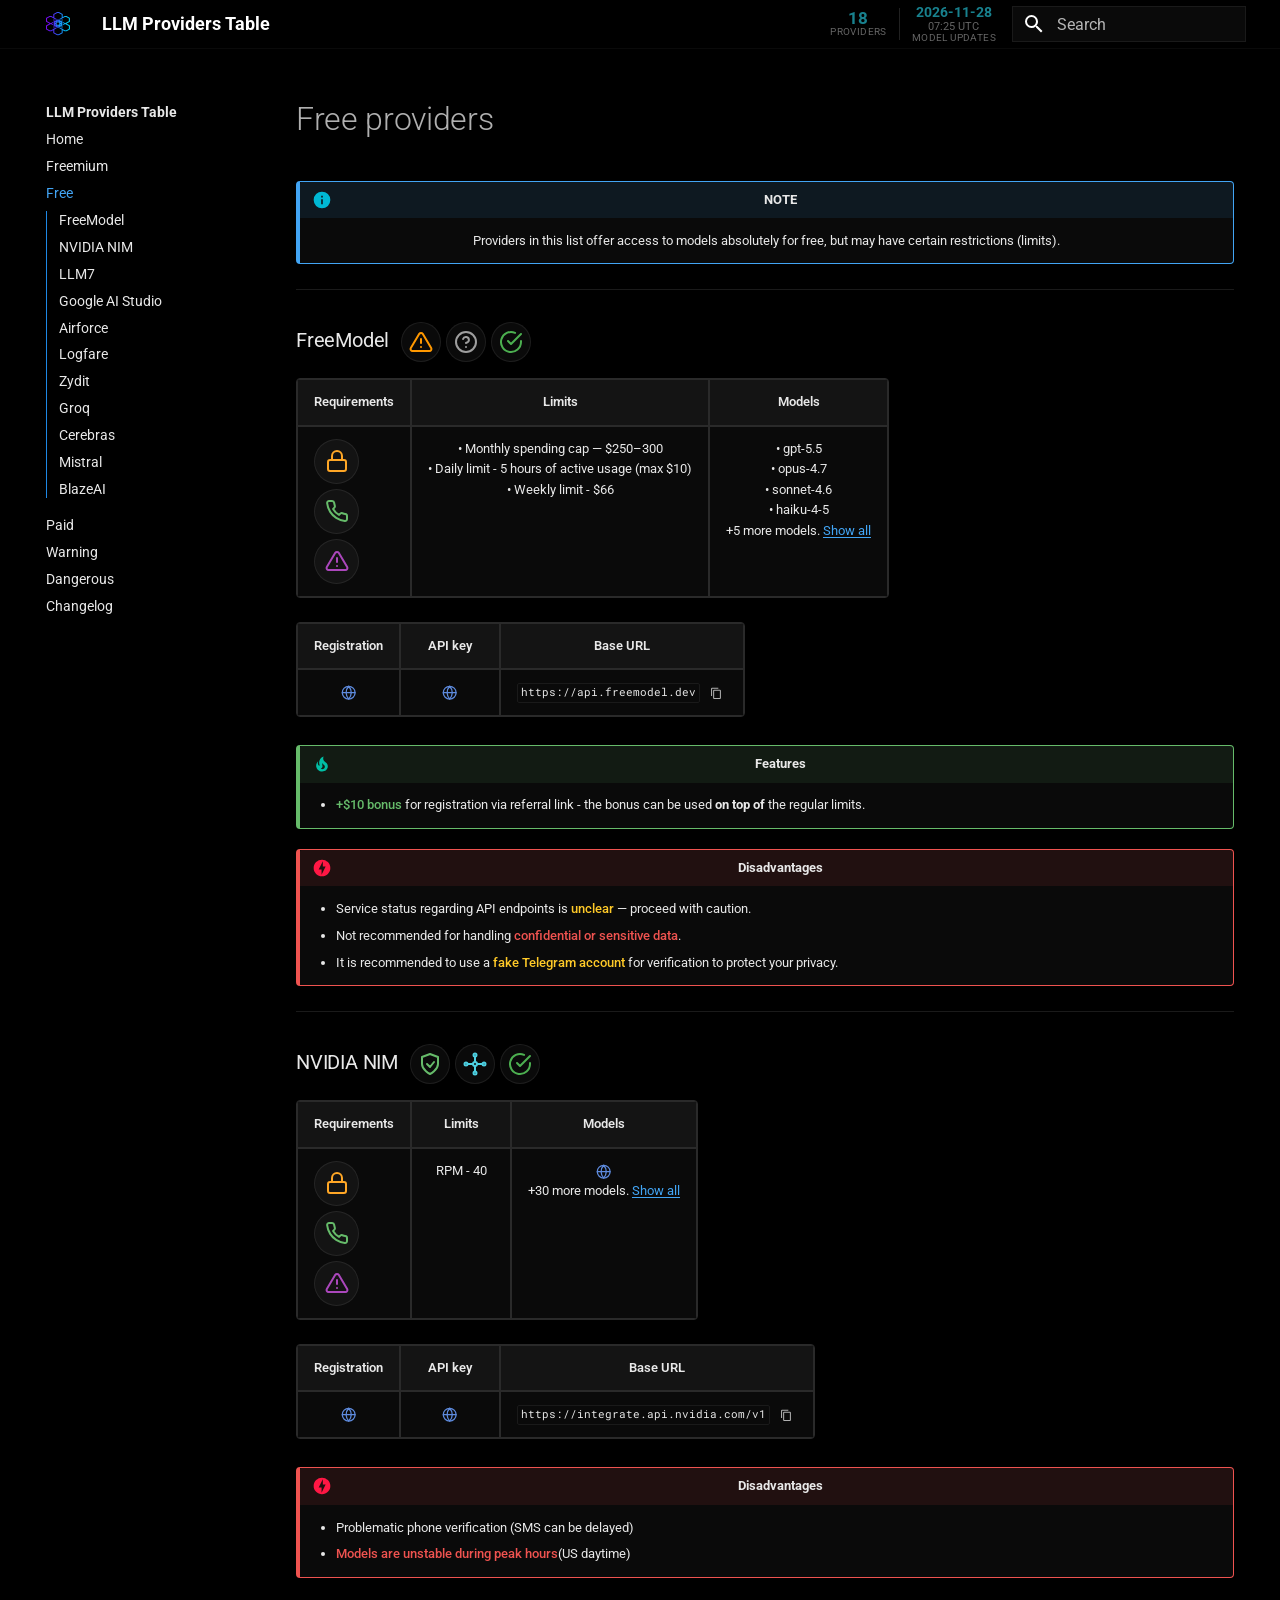
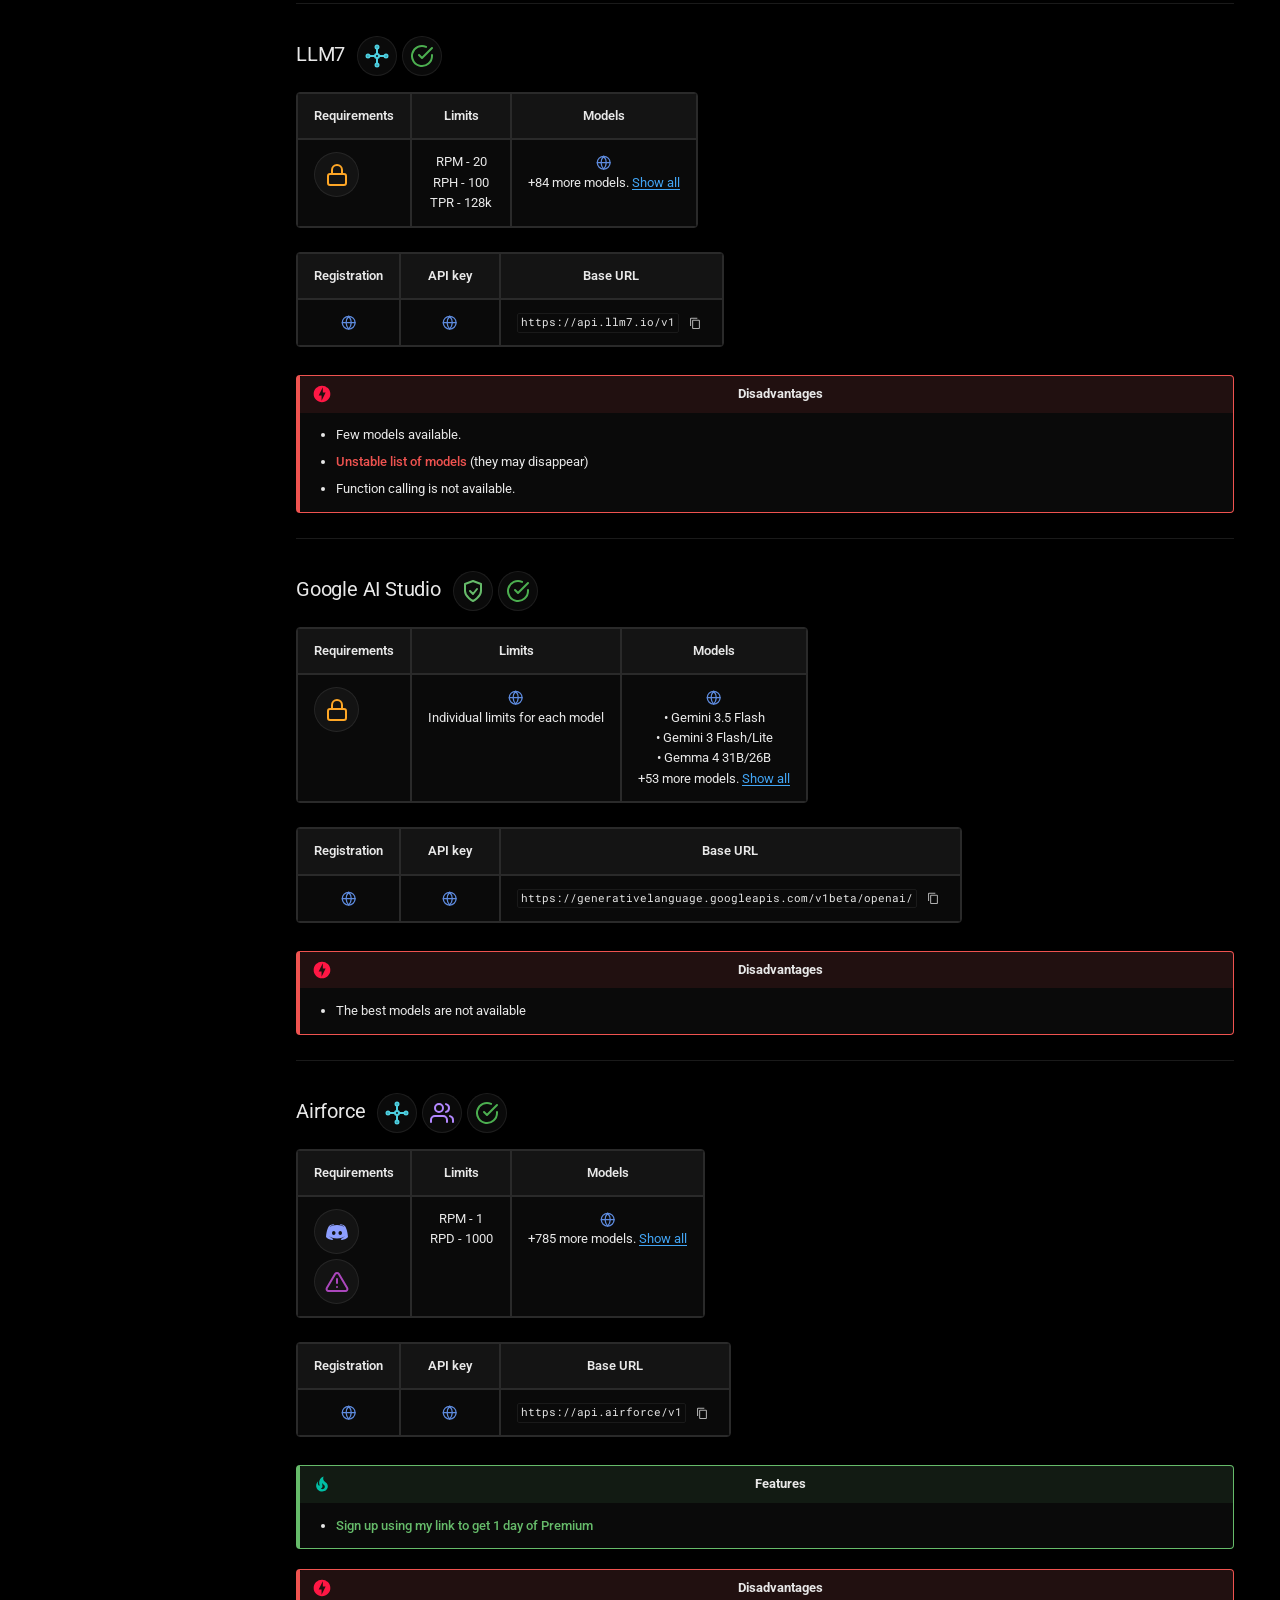
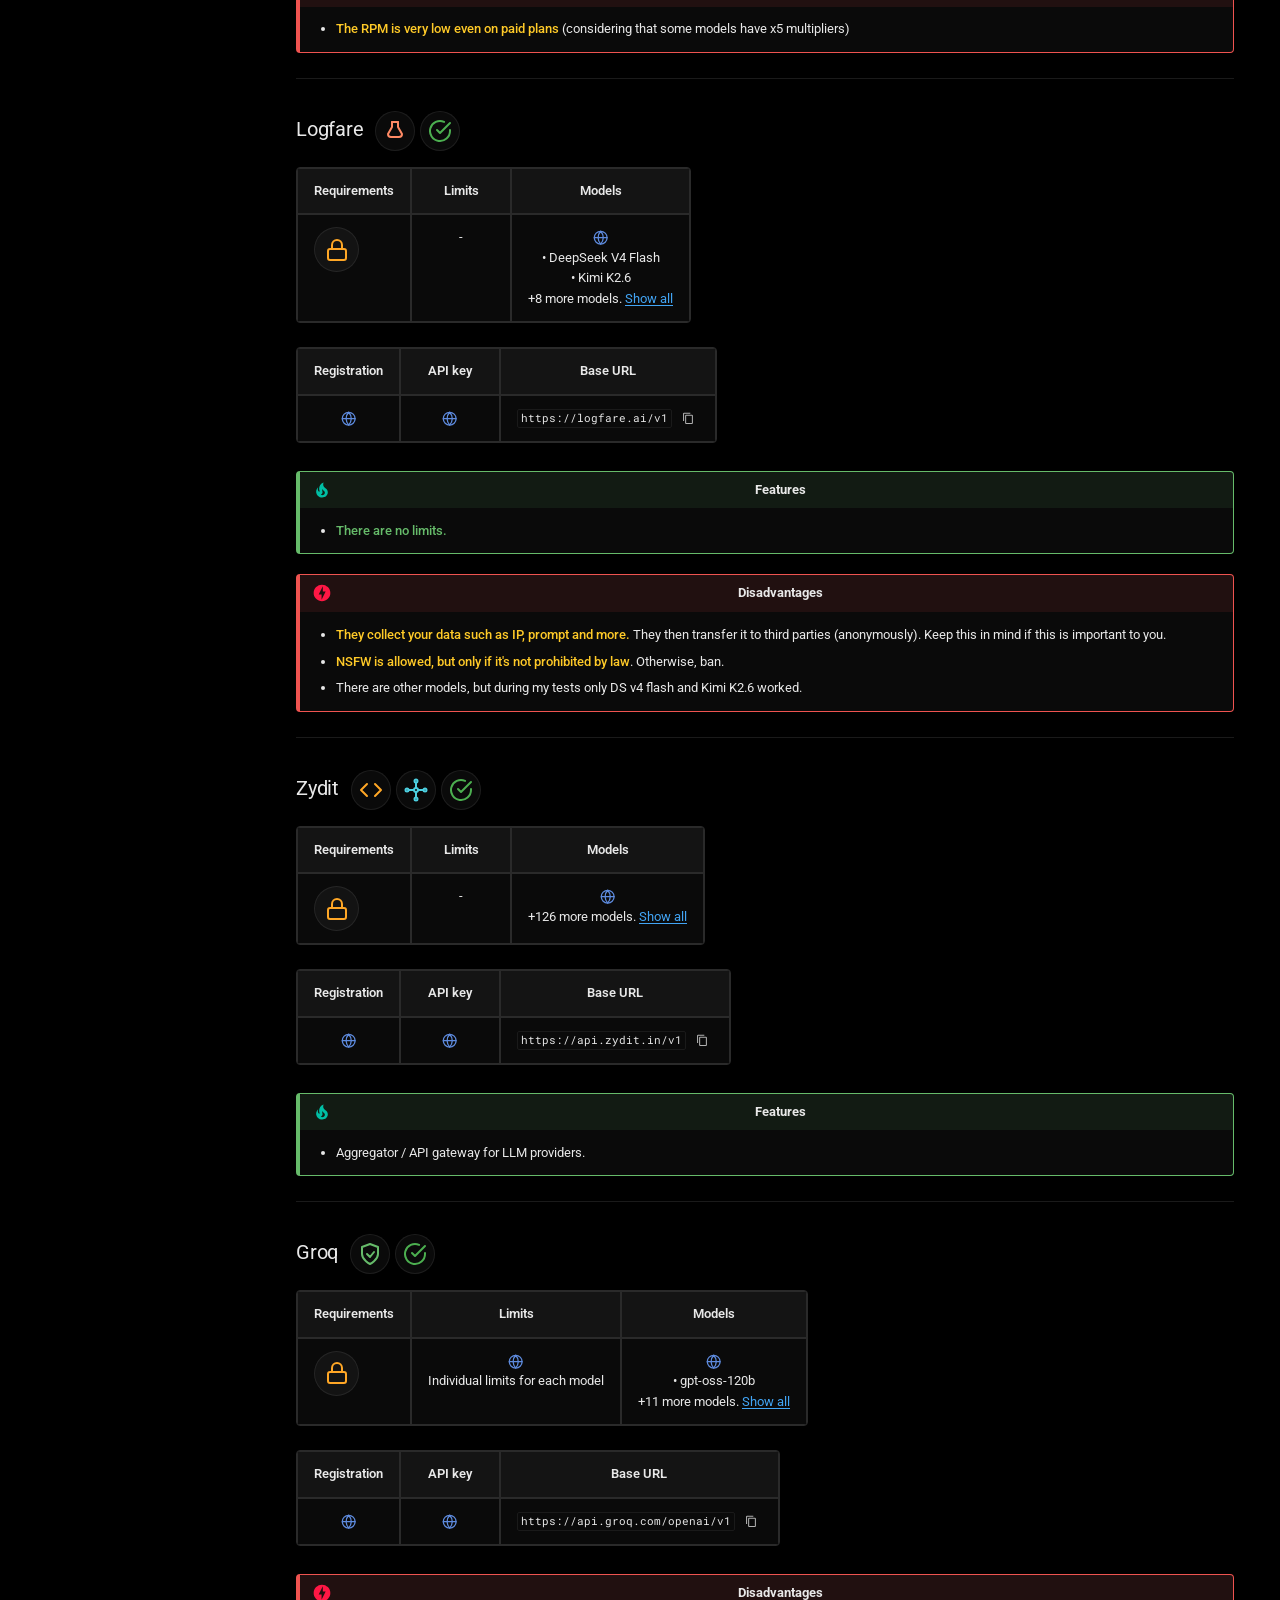
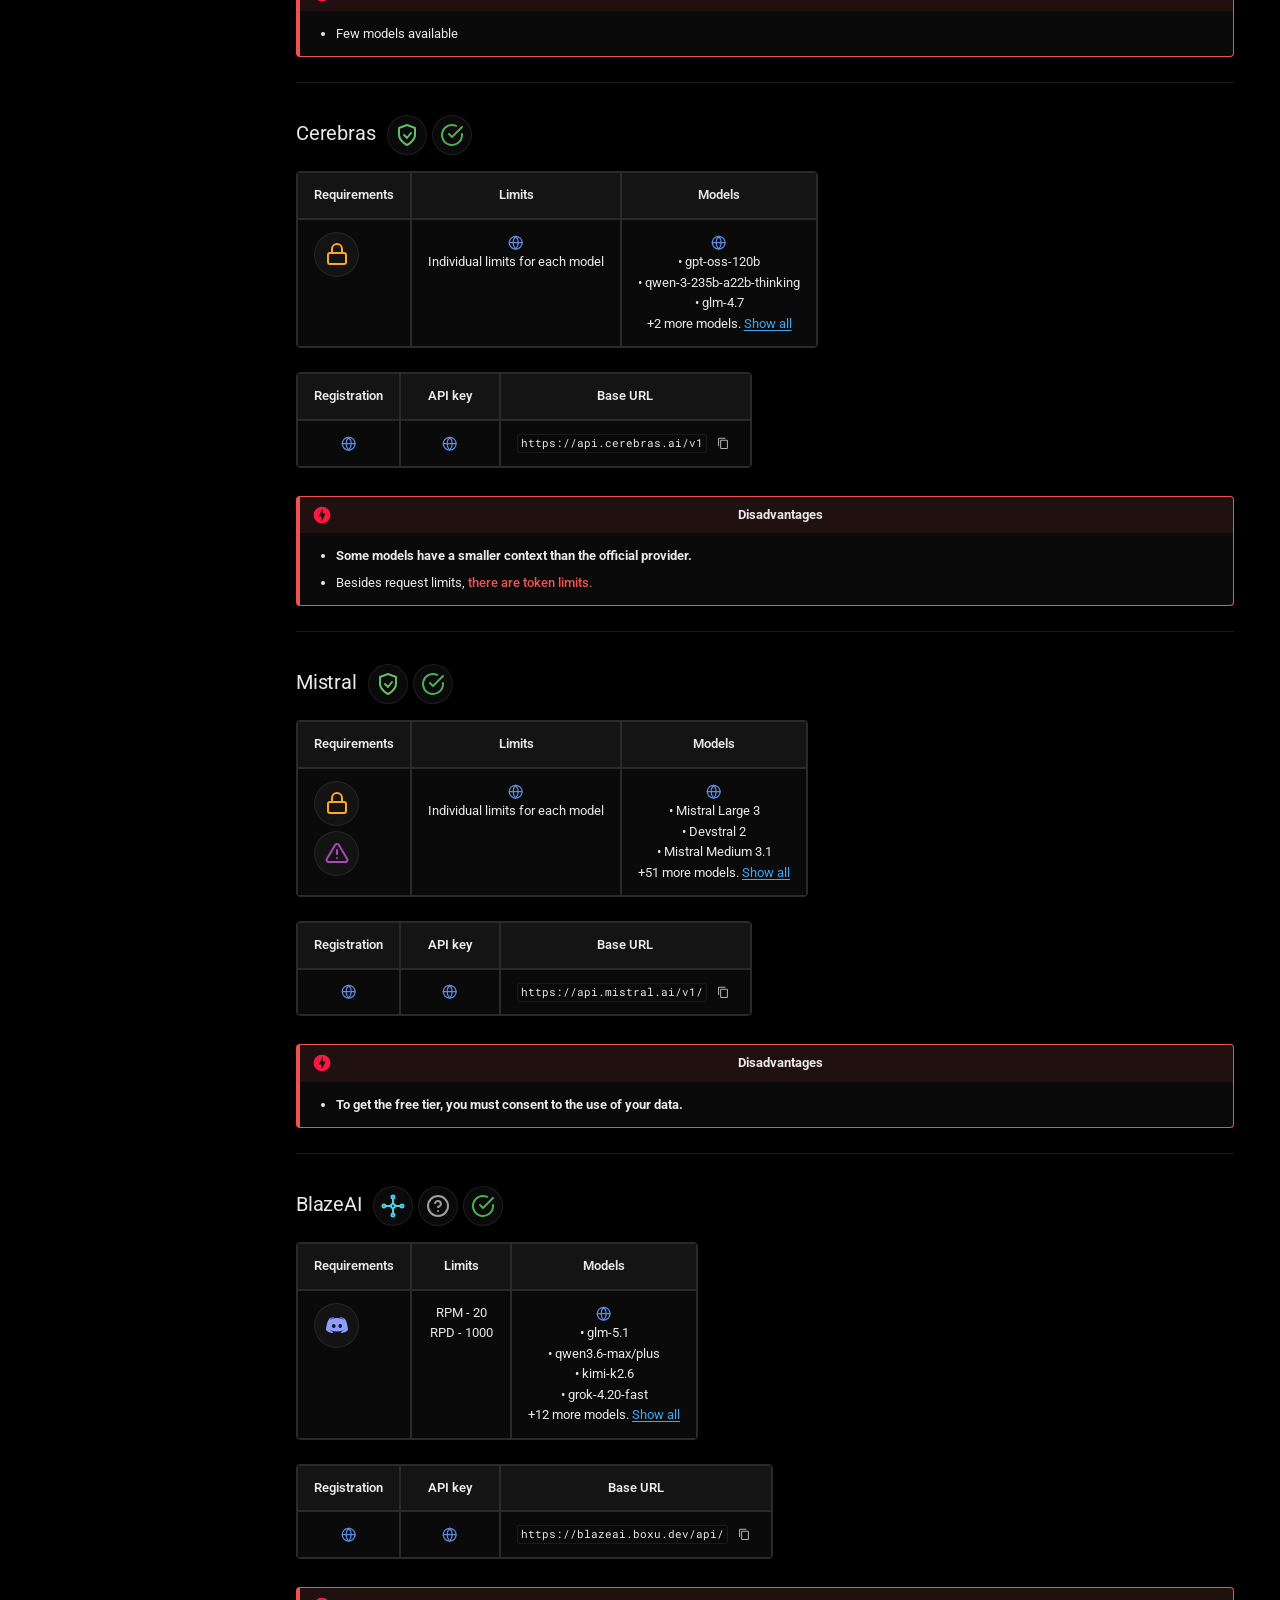
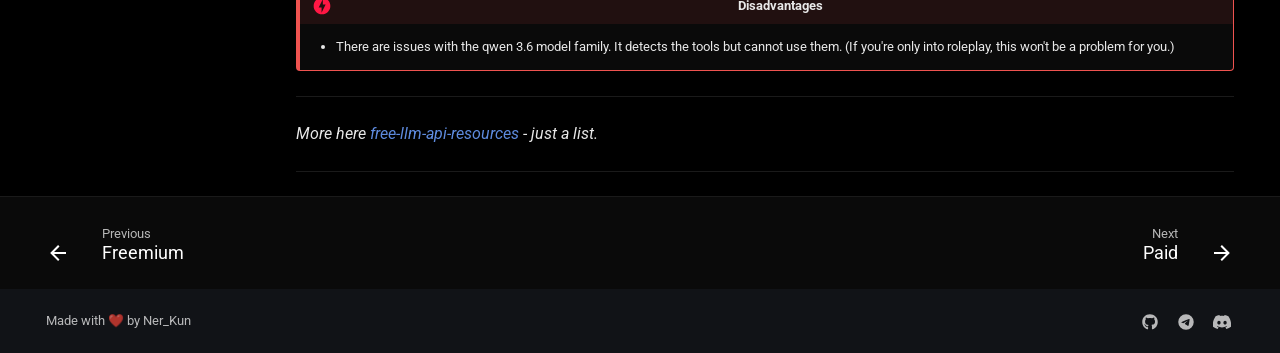
<file: free/index.html>
<!doctype html>
<html lang="en" class="no-js">
  <head>
    
      <meta charset="utf-8">
      <meta name="viewport" content="width=device-width,initial-scale=1">
      
        <meta name="description" content="Free, freemium, and paid LLM API providers table">
      
      
        <meta name="author" content="Ner_Kun">
      
      
        <link rel="canonical" href="https://ner-kun.github.io/Table_LLM_providers/free/">
      
      
        <link rel="prev" href="../freemium/">
      
      
        <link rel="next" href="../paid/">
      
      
        
      
      
      <link rel="icon" href="../images/favicon.png">
      <meta name="generator" content="mkdocs-1.6.1, mkdocs-material-9.8.2">
    
    
      
        <title>Free - LLM Providers Table</title>
      
    
    
      <link rel="stylesheet" href="../assets/stylesheets/main.57a0d79d.min.css">
      
        
        <link rel="stylesheet" href="../assets/stylesheets/palette.fb2fffe2.min.css">
      
      


    
    
      
    
    
      
        
        
        <link rel="preconnect" href="https://fonts.gstatic.com" crossorigin>
        <link rel="stylesheet" href="https://fonts.googleapis.com/css?family=Roboto:300,300i,400,400i,700,700i%7CRoboto+Mono:400,400i,700,700i&display=fallback">
        <style>:root{--md-text-font:"Roboto";--md-code-font:"Roboto Mono"}</style>
      
    
    
      <link rel="stylesheet" href="../stylesheets/custom.css">
    
      <link rel="stylesheet" href="../stylesheets/icons.css">
    
      <link rel="stylesheet" href="../stylesheets/components/tables.css">
    
      <link rel="stylesheet" href="../stylesheets/components/admonitions.css">
    
      <link rel="stylesheet" href="../stylesheets/components/accessibility.css">
    
      <link rel="stylesheet" href="../stylesheets/components/code-blocks.css">
    
      <link rel="stylesheet" href="../stylesheets/components/navigation.css">
    
      <link rel="stylesheet" href="../stylesheets/components/additional.css">
    
      <link rel="stylesheet" href="../stylesheets/components/screenshot-gallery.css">
    
      <link rel="stylesheet" href="../stylesheets/components/glass-header.css">
    
      <link rel="stylesheet" href="../stylesheets/components/header-stats.css">
    
      <link rel="stylesheet" href="../stylesheets/modal/modal.css">
    
      <link rel="stylesheet" href="../stylesheets/providers/source-badge.css">
    
      <link rel="stylesheet" href="../stylesheets/providers/service-status.css">
    
      <link rel="stylesheet" href="../stylesheets/providers/provider-meta.css">
    
    <script>__md_scope=new URL("..",location),__md_hash=e=>[...e].reduce(((e,_)=>(e<<5)-e+_.charCodeAt(0)),0),__md_get=(e,_=localStorage,t=__md_scope)=>JSON.parse(_.getItem(t.pathname+"."+e)),__md_set=(e,_,t=localStorage,a=__md_scope)=>{try{t.setItem(a.pathname+"."+e,JSON.stringify(_))}catch(e){}}</script>
    
      

    
    
  <!-- Primary Meta Tags -->
  <meta name="title" content="LLM provider table">
  <meta name="description" content="A table of free, freemium, and paid LLM providers. It includes limits, registration requirements, Base URLs, and links to obtain API keys.">
  <meta name="author" content="Ner_Kun">
  
  <!-- Open Graph -->
  <meta property="og:type" content="website">
  <meta property="og:url" content="https://ner-kun.github.io/Table_LLM_providers/">
  <meta property="og:title" content="LLM provider table">
  <meta property="og:description" content="A table of free, freemium, and paid LLM providers. It includes limits, registration requirements, Base URLs, and links to obtain API keys.">
  <meta property="og:site_name" content="LLM Providers Table">
  
  <!-- X -->
  <meta name="twitter:card" content="summary_large_image">
  <meta name="twitter:url" content="https://ner-kun.github.io/Table_LLM_providers/">
  <meta name="twitter:title" content="LLM provider table">
  <meta name="twitter:description" content="A table of free, freemium, and paid LLM providers. It includes limits, registration requirements, Base URLs, and links to obtain API keys.">
  
  <!-- Favicon -->
  <link rel="icon" type="image/png" sizes="32x32" href="../images/favicon.png">
  <link rel="apple-touch-icon" sizes="192x192" href="../images/logo-192.png">
  
  <!-- Open Graph Image -->
  <meta property="og:image" content="https://ner-kun.github.io/Table_LLM_providers/images/og-image.png">
  <meta property="og:image:width" content="1200">
  <meta property="og:image:height" content="630">
  
  <!-- X Image -->
  <meta name="twitter:image" content="https://ner-kun.github.io/Table_LLM_providers/images/og-image.png">
  
  <!-- Additional Meta Tags -->
  <meta name="keywords" content="LLM, API, providers, free, freemium, paid, OpenAI, Claude, GPT, AI, language models">
  <meta name="robots" content="index, follow">
  <link rel="canonical" href="https://ner-kun.github.io/Table_LLM_providers/">

  <!-- GoatCounter analytics -->
  <script data-goatcounter="https://nerkunoff.goatcounter.com/count"
          async src="//gc.zgo.at/count.js"></script>

  </head>
  
  
    
    
      
    
    
    
    
    <body dir="ltr" data-md-color-scheme="slate" data-md-color-primary="blue-grey" data-md-color-accent="cyan">
  
    
    <input class="md-toggle" data-md-toggle="drawer" type="checkbox" id="__drawer" autocomplete="off">
    <input class="md-toggle" data-md-toggle="search" type="checkbox" id="__search" autocomplete="off">
    <label class="md-overlay" for="__drawer"></label>
    <div data-md-component="skip">
      
        
        <a href="#free-providers" class="md-skip">
          Skip to content
        </a>
      
    </div>
    <div data-md-component="announce">
      
    </div>
    
    
      

  

<header class="md-header md-header--shadow" data-md-component="header">
  <nav class="md-header__inner md-grid" aria-label="Header">
    <a href=".." title="LLM Providers Table" class="md-header__button md-logo" aria-label="LLM Providers Table" data-md-component="logo">
      
  <img src="../images/logo-192.png" alt="logo">

    </a>
    <label class="md-header__button md-icon" for="__drawer">
      
      <svg xmlns="http://www.w3.org/2000/svg" viewBox="0 0 24 24"><path d="M3 6h18v2H3zm0 5h18v2H3zm0 5h18v2H3z"/></svg>
    </label>
    <div class="md-header__title" data-md-component="header-title">
      <div class="md-header__ellipsis">
        <div class="md-header__topic">
          <span class="md-ellipsis">
            LLM Providers Table
          </span>
        </div>
        <div class="md-header__topic" data-md-component="header-topic">
          <span class="md-ellipsis">
            
              Free
            
          </span>
        </div>
      </div>
    </div>
    
      
        <form class="md-header__option" data-md-component="palette">
  
    
    
    
    <input class="md-option" data-md-color-media="" data-md-color-scheme="slate" data-md-color-primary="blue-grey" data-md-color-accent="cyan"  aria-hidden="true"  type="radio" name="__palette" id="__palette_0">
    
  
</form>
      
    
    
      <script>var palette=__md_get("__palette");if(palette&&palette.color){if("(prefers-color-scheme)"===palette.color.media){var media=matchMedia("(prefers-color-scheme: light)"),input=document.querySelector(media.matches?"[data-md-color-media='(prefers-color-scheme: light)']":"[data-md-color-media='(prefers-color-scheme: dark)']");palette.color.media=input.getAttribute("data-md-color-media"),palette.color.scheme=input.getAttribute("data-md-color-scheme"),palette.color.primary=input.getAttribute("data-md-color-primary"),palette.color.accent=input.getAttribute("data-md-color-accent")}for(var[key,value]of Object.entries(palette.color))document.body.setAttribute("data-md-color-"+key,value)}</script>
    
    
    
      
      
        <label class="md-header__button md-icon" for="__search">
          
          <svg xmlns="http://www.w3.org/2000/svg" viewBox="0 0 24 24"><path d="M9.5 3A6.5 6.5 0 0 1 16 9.5c0 1.61-.59 3.09-1.56 4.23l.27.27h.79l5 5-1.5 1.5-5-5v-.79l-.27-.27A6.52 6.52 0 0 1 9.5 16 6.5 6.5 0 0 1 3 9.5 6.5 6.5 0 0 1 9.5 3m0 2C7 5 5 7 5 9.5S7 14 9.5 14 14 12 14 9.5 12 5 9.5 5"/></svg>
        </label>
        <div class="md-search" data-md-component="search" role="dialog">
  <label class="md-search__overlay" for="__search"></label>
  <div class="md-search__inner" role="search">
    <form class="md-search__form" name="search">
      <input type="text" class="md-search__input" name="query" aria-label="Search" placeholder="Search" autocapitalize="off" autocorrect="off" autocomplete="off" spellcheck="false" data-md-component="search-query" required>
      <label class="md-search__icon md-icon" for="__search">
        
        <svg xmlns="http://www.w3.org/2000/svg" viewBox="0 0 24 24"><path d="M9.5 3A6.5 6.5 0 0 1 16 9.5c0 1.61-.59 3.09-1.56 4.23l.27.27h.79l5 5-1.5 1.5-5-5v-.79l-.27-.27A6.52 6.52 0 0 1 9.5 16 6.5 6.5 0 0 1 3 9.5 6.5 6.5 0 0 1 9.5 3m0 2C7 5 5 7 5 9.5S7 14 9.5 14 14 12 14 9.5 12 5 9.5 5"/></svg>
        
        <svg xmlns="http://www.w3.org/2000/svg" viewBox="0 0 24 24"><path d="M20 11v2H8l5.5 5.5-1.42 1.42L4.16 12l7.92-7.92L13.5 5.5 8 11z"/></svg>
      </label>
      <nav class="md-search__options" aria-label="Search">
        
        <button type="reset" class="md-search__icon md-icon" title="Clear" aria-label="Clear" tabindex="-1">
          
          <svg xmlns="http://www.w3.org/2000/svg" viewBox="0 0 24 24"><path d="M19 6.41 17.59 5 12 10.59 6.41 5 5 6.41 10.59 12 5 17.59 6.41 19 12 13.41 17.59 19 19 17.59 13.41 12z"/></svg>
        </button>
      </nav>
      
        <div class="md-search__suggest" data-md-component="search-suggest"></div>
      
    </form>
    <div class="md-search__output">
      <div class="md-search__scrollwrap" tabindex="0" data-md-scrollfix>
        <div class="md-search-result" data-md-component="search-result">
          <div class="md-search-result__meta">
            Initializing search
          </div>
          <ol class="md-search-result__list" role="presentation"></ol>
        </div>
      </div>
    </div>
  </div>
</div>
      
    
    
  </nav>
  
</header>
    
    <div class="md-container" data-md-component="container">
      
      
        
          
        
      
      <main class="md-main" data-md-component="main">
        <div class="md-main__inner md-grid">
          
            
              
              <div class="md-sidebar md-sidebar--primary" data-md-component="sidebar" data-md-type="navigation" >
                <div class="md-sidebar__scrollwrap">
                  <div class="md-sidebar__inner">
                    



  

<nav class="md-nav md-nav--primary md-nav--integrated" aria-label="Navigation" data-md-level="0">
  <label class="md-nav__title" for="__drawer">
    <a href=".." title="LLM Providers Table" class="md-nav__button md-logo" aria-label="LLM Providers Table" data-md-component="logo">
      
  <img src="../images/logo-192.png" alt="logo">

    </a>
    LLM Providers Table
  </label>
  
  <ul class="md-nav__list" data-md-scrollfix>
    
      
      
  
  
  
  
    <li class="md-nav__item">
      <a href=".." class="md-nav__link">
        
  
  
  <span class="md-ellipsis">
    
  
    Home
  

    
  </span>
  
  

      </a>
    </li>
  

    
      
      
  
  
  
  
    <li class="md-nav__item">
      <a href="../freemium/" class="md-nav__link">
        
  
  
  <span class="md-ellipsis">
    
  
    Freemium
  

    
  </span>
  
  

      </a>
    </li>
  

    
      
      
  
  
    
  
  
  
    <li class="md-nav__item md-nav__item--active">
      
      <input class="md-nav__toggle md-toggle" type="checkbox" id="__toc">
      
      
        
      
      
        <label class="md-nav__link md-nav__link--active" for="__toc">
          
  
  
  <span class="md-ellipsis">
    
  
    Free
  

    
  </span>
  
  

          <span class="md-nav__icon md-icon"></span>
        </label>
      
      <a href="./" class="md-nav__link md-nav__link--active">
        
  
  
  <span class="md-ellipsis">
    
  
    Free
  

    
  </span>
  
  

      </a>
      
        

<nav class="md-nav md-nav--secondary" aria-label="Table of contents">
  
  
  
    
  
  
    <label class="md-nav__title" for="__toc">
      <span class="md-nav__icon md-icon"></span>
      Table of contents
    </label>
    <ul class="md-nav__list" data-md-component="toc" data-md-scrollfix>
      
        <li class="md-nav__item">
  <a href="#freemodel" class="md-nav__link">
    <span class="md-ellipsis">
      
        FreeModel
      
    </span>
  </a>
  
</li>
      
        <li class="md-nav__item">
  <a href="#nvidia-nim" class="md-nav__link">
    <span class="md-ellipsis">
      
        NVIDIA NIM
      
    </span>
  </a>
  
</li>
      
        <li class="md-nav__item">
  <a href="#llm7" class="md-nav__link">
    <span class="md-ellipsis">
      
        LLM7
      
    </span>
  </a>
  
</li>
      
        <li class="md-nav__item">
  <a href="#google-ai-studio" class="md-nav__link">
    <span class="md-ellipsis">
      
        Google AI Studio
      
    </span>
  </a>
  
</li>
      
        <li class="md-nav__item">
  <a href="#airforce" class="md-nav__link">
    <span class="md-ellipsis">
      
        Airforce
      
    </span>
  </a>
  
</li>
      
        <li class="md-nav__item">
  <a href="#logfare" class="md-nav__link">
    <span class="md-ellipsis">
      
        Logfare
      
    </span>
  </a>
  
</li>
      
        <li class="md-nav__item">
  <a href="#zydit" class="md-nav__link">
    <span class="md-ellipsis">
      
        Zydit
      
    </span>
  </a>
  
</li>
      
        <li class="md-nav__item">
  <a href="#groq" class="md-nav__link">
    <span class="md-ellipsis">
      
        Groq
      
    </span>
  </a>
  
</li>
      
        <li class="md-nav__item">
  <a href="#cerebras" class="md-nav__link">
    <span class="md-ellipsis">
      
        Cerebras
      
    </span>
  </a>
  
</li>
      
        <li class="md-nav__item">
  <a href="#mistral" class="md-nav__link">
    <span class="md-ellipsis">
      
        Mistral
      
    </span>
  </a>
  
</li>
      
        <li class="md-nav__item">
  <a href="#blazeai" class="md-nav__link">
    <span class="md-ellipsis">
      
        BlazeAI
      
    </span>
  </a>
  
</li>
      
    </ul>
  
</nav>
      
    </li>
  

    
      
      
  
  
  
  
    <li class="md-nav__item">
      <a href="../paid/" class="md-nav__link">
        
  
  
  <span class="md-ellipsis">
    
  
    Paid
  

    
  </span>
  
  

      </a>
    </li>
  

    
      
      
  
  
  
  
    <li class="md-nav__item">
      <a href="../caution/" class="md-nav__link">
        
  
  
  <span class="md-ellipsis">
    
  
    Warning
  

    
  </span>
  
  

      </a>
    </li>
  

    
      
      
  
  
  
  
    <li class="md-nav__item">
      <a href="../dangerous/" class="md-nav__link">
        
  
  
  <span class="md-ellipsis">
    
  
    Dangerous
  

    
  </span>
  
  

      </a>
    </li>
  

    
      
      
  
  
  
  
    <li class="md-nav__item">
      <a href="../changelog/" class="md-nav__link">
        
  
  
  <span class="md-ellipsis">
    
  
    Changelog
  

    
  </span>
  
  

      </a>
    </li>
  

    
  </ul>
</nav>
                  </div>
                </div>
              </div>
            
            
          
          
            <div class="md-content" data-md-component="content">
              
              <article class="md-content__inner md-typeset">
                
                  



<h1 id="free-providers">Free providers</h1>
<div class="admonition info">
<p class="admonition-title">NOTE</p>
<p>Providers in this list offer access to models absolutely for free, but may have certain restrictions (limits).</p>
</div>
<hr />
<h3 id="freemodel">FreeModel <span class="provider-meta"><a href="../caution/#freemodel" class="provider-meta__item provider-meta__warning" data-tooltip="Has concerns - see Warning page. Hold to navigate" aria-label="Has concerns - see Warning page. Hold to navigate"><svg xmlns="http://www.w3.org/2000/svg" viewBox="0 0 24 24" fill="none" stroke="#ff9800" stroke-width="2" stroke-linecap="round" stroke-linejoin="round"><path d="M10.29 3.86L1.82 18a2 2 0 0 0 1.71 3h16.94a2 2 0 0 0 1.71-3L13.71 3.86a2 2 0 0 0-3.42 0z"/><line x1="12" y1="9" x2="12" y2="13"/><line x1="12" y1="17" x2="12.01" y2="17"/></svg></a><button type="button" class="provider-meta__item provider-meta__status--unknown" data-tooltip="Unknown" aria-label="Unknown"><svg xmlns="http://www.w3.org/2000/svg" viewBox="0 0 24 24" fill="none" stroke="currentColor" stroke-width="2" stroke-linecap="round" stroke-linejoin="round"><circle cx="12" cy="12" r="10"/><path d="M9.09 9a3 3 0 0 1 5.83 1c0 2-3 3-3 3"/><line x1="12" y1="17" x2="12.01" y2="17"/></svg></button><button type="button" class="provider-meta__item provider-meta__testing provider-meta__testing--tested" data-tooltip="Tested by the author" aria-label="Tested by the author"><svg xmlns="http://www.w3.org/2000/svg" viewBox="0 0 24 24" fill="none" stroke="#4caf50" stroke-width="2" stroke-linecap="round" stroke-linejoin="round"><path d="M22 11.08V12a10 10 0 1 1-5.93-9.14"/><polyline points="22 4 12 14.01 9 11.01"/></svg></button></span></h3>
<table>
<thead>
<tr>
<th style="text-align: left;">Requirements</th>
<th style="text-align: center;">Limits</th>
<th style="text-align: center;">Models</th>
</tr>
</thead>
<tbody>
<tr>
<td style="text-align: left;"><span class="requirements-list"><button type="button" class="requirement-icon" data-tooltip="Standard registration" aria-label="Standard registration"><svg xmlns="http://www.w3.org/2000/svg" viewBox="0 0 24 24" fill="none" stroke="#ffa726" stroke-width="2" stroke-linecap="round" stroke-linejoin="round"><rect x="3" y="11" width="18" height="11" rx="2" ry="2"/><path d="M7 11V7a5 5 0 0 1 10 0v4"/></svg></button><button type="button" class="requirement-icon" data-tooltip="Phone verification required" aria-label="Phone verification required"><svg xmlns="http://www.w3.org/2000/svg" viewBox="0 0 24 24" fill="none" stroke="#66bb6a" stroke-width="2" stroke-linecap="round" stroke-linejoin="round"><path d="M22 16.92v3a2 2 0 0 1-2.18 2 19.79 19.79 0 0 1-8.63-3.07 19.5 19.5 0 0 1-6-6 19.79 19.79 0 0 1-3.07-8.67A2 2 0 0 1 4.11 2h3a2 2 0 0 1 2 1.72c.127.96.361 1.903.7 2.81a2 2 0 0 1-.45 2.11L8.09 9.91a16 16 0 0 0 6 6l1.27-1.27a2 2 0 0 1 2.11-.45c.907.339 1.85.573 2.81.7A2 2 0 0 1 22 16.92z"/></svg></button><button type="button" class="requirement-icon" data-tooltip="If you are not from China (or do not have a Chinese number), you will need to complete verification via Telegram." aria-label="If you are not from China (or do not have a Chinese number), you will need to complete verification via Telegram."><svg xmlns="http://www.w3.org/2000/svg" viewBox="0 0 24 24" fill="none" stroke="#ab47bc" stroke-width="2" stroke-linecap="round" stroke-linejoin="round"><path d="M10.29 3.86L1.82 18a2 2 0 0 0 1.71 3h16.94a2 2 0 0 0 1.71-3L13.71 3.86a2 2 0 0 0-3.42 0z"/><line x1="12" y1="9" x2="12" y2="13"/><line x1="12" y1="17" x2="12.01" y2="17"/></svg></button></span></td>
<td style="text-align: center;">• Monthly spending cap — $250–300<br>• Daily limit - 5 hours of active usage (max $10)<br>• Weekly limit - $66</td>
<td style="text-align: center;">• gpt-5.5<br> • opus-4.7<br> • sonnet-4.6<br> • haiku-4-5<br><!-- MODELS_START -->+5 more models. <a class="models-show-all" data-provider="FreeModel">Show all</a><!-- MODELS_END --></td>
</tr>
</tbody>
</table>
<table>
<thead>
<tr>
<th style="text-align: center;">Registration</th>
<th style="text-align: center;">API key</th>
<th style="text-align: center;">Base URL</th>
</tr>
</thead>
<tbody>
<tr>
<td style="text-align: center;"><a href="https://freemodel.dev/invite/FRE-f4de255b"><span class="link-icon"><svg xmlns="http://www.w3.org/2000/svg" viewBox="0 0 24 24" fill="none" stroke="currentColor" stroke-width="2" stroke-linecap="round" stroke-linejoin="round"><circle cx="12" cy="12" r="10"/><line x1="2" y1="12" x2="22" y2="12"/><path d="M12 2a15.3 15.3 0 0 1 4 10 15.3 15.3 0 0 1-4 10 15.3 15.3 0 0 1-4-10 15.3 15.3 0 0 1 4-10z"/></svg></span></a></td>
<td style="text-align: center;"><a href="https://freemodel.dev/dashboard/keys"><span class="link-icon"><svg xmlns="http://www.w3.org/2000/svg" viewBox="0 0 24 24" fill="none" stroke="currentColor" stroke-width="2" stroke-linecap="round" stroke-linejoin="round"><circle cx="12" cy="12" r="10"/><line x1="2" y1="12" x2="22" y2="12"/><path d="M12 2a15.3 15.3 0 0 1 4 10 15.3 15.3 0 0 1-4 10 15.3 15.3 0 0 1-4-10 15.3 15.3 0 0 1 4-10z"/></svg></span></a></td>
<td style="text-align: center;"><code>https://api.freemodel.dev</code></td>
</tr>
</tbody>
</table>
<div class="admonition tip">
<p class="admonition-title">Features</p>
<ul>
<li><span class="text-green">+$10 bonus</span> for registration via referral link - the bonus can be used <strong>on top of</strong> the regular limits.</li>
</ul>
</div>
<div class="admonition danger">
<p class="admonition-title">Disadvantages</p>
<ul>
<li>Service status regarding API endpoints is <span class="text-yellow">unclear</span> — proceed with caution.</li>
<li>Not recommended for handling <span class="text-red">confidential or sensitive data</span>.</li>
<li>It is recommended to use a <span class="text-yellow">fake Telegram account</span> for verification to protect your privacy.</li>
</ul>
</div>
<hr />
<h3 id="nvidia-nim">NVIDIA NIM <span class="provider-meta"><button type="button" class="provider-meta__item provider-meta__status--official" data-tooltip="Official service" aria-label="Official service"><svg xmlns="http://www.w3.org/2000/svg" viewBox="0 0 24 24" fill="none" stroke="currentColor" stroke-width="2" stroke-linecap="round" stroke-linejoin="round"><path d="M12 22s8-4 8-10V5l-8-3-8 3v7c0 6 8 10 8 10z"/><polyline points="9 12 12 15 16 10"/></svg></button><button type="button" class="provider-meta__item provider-meta__status--aggregator" data-tooltip="Aggregator / AI Gateway" aria-label="Aggregator / AI Gateway"><svg xmlns="http://www.w3.org/2000/svg" viewBox="0 0 24 24" fill="none" stroke="currentColor" stroke-width="2" stroke-linecap="round" stroke-linejoin="round"><circle cx="12" cy="12" r="2"/><circle cx="12" cy="3" r="1.5"/><circle cx="12" cy="21" r="1.5"/><circle cx="3" cy="12" r="1.5"/><circle cx="21" cy="12" r="1.5"/><line x1="12" y1="4.5" x2="12" y2="10"/><line x1="12" y1="14" x2="12" y2="19.5"/><line x1="4.5" y1="12" x2="10" y2="12"/><line x1="14" y1="12" x2="19.5" y2="12"/></svg></button><button type="button" class="provider-meta__item provider-meta__testing provider-meta__testing--tested" data-tooltip="Tested by the author" aria-label="Tested by the author"><svg xmlns="http://www.w3.org/2000/svg" viewBox="0 0 24 24" fill="none" stroke="#4caf50" stroke-width="2" stroke-linecap="round" stroke-linejoin="round"><path d="M22 11.08V12a10 10 0 1 1-5.93-9.14"/><polyline points="22 4 12 14.01 9 11.01"/></svg></button></span></h3>
<table>
<thead>
<tr>
<th style="text-align: left;">Requirements</th>
<th style="text-align: center;">Limits</th>
<th style="text-align: center;">Models</th>
</tr>
</thead>
<tbody>
<tr>
<td style="text-align: left;"><span class="requirements-list"><button type="button" class="requirement-icon" data-tooltip="Standard registration" aria-label="Standard registration"><svg xmlns="http://www.w3.org/2000/svg" viewBox="0 0 24 24" fill="none" stroke="#ffa726" stroke-width="2" stroke-linecap="round" stroke-linejoin="round"><rect x="3" y="11" width="18" height="11" rx="2" ry="2"/><path d="M7 11V7a5 5 0 0 1 10 0v4"/></svg></button><button type="button" class="requirement-icon" data-tooltip="Phone verification required" aria-label="Phone verification required"><svg xmlns="http://www.w3.org/2000/svg" viewBox="0 0 24 24" fill="none" stroke="#66bb6a" stroke-width="2" stroke-linecap="round" stroke-linejoin="round"><path d="M22 16.92v3a2 2 0 0 1-2.18 2 19.79 19.79 0 0 1-8.63-3.07 19.5 19.5 0 0 1-6-6 19.79 19.79 0 0 1-3.07-8.67A2 2 0 0 1 4.11 2h3a2 2 0 0 1 2 1.72c.127.96.361 1.903.7 2.81a2 2 0 0 1-.45 2.11L8.09 9.91a16 16 0 0 0 6 6l1.27-1.27a2 2 0 0 1 2.11-.45c.907.339 1.85.573 2.81.7A2 2 0 0 1 22 16.92z"/></svg></button><button type="button" class="requirement-icon" data-tooltip="Requires an Nvidia account (no graphics card needed)." aria-label="Requires an Nvidia account (no graphics card needed)."><svg xmlns="http://www.w3.org/2000/svg" viewBox="0 0 24 24" fill="none" stroke="#ab47bc" stroke-width="2" stroke-linecap="round" stroke-linejoin="round"><path d="M10.29 3.86L1.82 18a2 2 0 0 0 1.71 3h16.94a2 2 0 0 0 1.71-3L13.71 3.86a2 2 0 0 0-3.42 0z"/><line x1="12" y1="9" x2="12" y2="13"/><line x1="12" y1="17" x2="12.01" y2="17"/></svg></button></span></td>
<td style="text-align: center;">RPM - 40</td>
<td style="text-align: center;"><a href="https://build.nvidia.com/models"><span class="link-icon"><svg xmlns="http://www.w3.org/2000/svg" viewBox="0 0 24 24" fill="none" stroke="currentColor" stroke-width="2" stroke-linecap="round" stroke-linejoin="round"><circle cx="12" cy="12" r="10"/><line x1="2" y1="12" x2="22" y2="12"/><path d="M12 2a15.3 15.3 0 0 1 4 10 15.3 15.3 0 0 1-4 10 15.3 15.3 0 0 1-4-10 15.3 15.3 0 0 1 4-10z"/></svg></span></a><br><!-- MODELS_START -->+30 more models. <a class="models-show-all" data-provider="NVIDIA NIM">Show all</a><!-- MODELS_END --></td>
</tr>
</tbody>
</table>
<table>
<thead>
<tr>
<th style="text-align: center;">Registration</th>
<th style="text-align: center;">API key</th>
<th style="text-align: center;">Base URL</th>
</tr>
</thead>
<tbody>
<tr>
<td style="text-align: center;"><a href="https://build.nvidia.com/explore/discover"><span class="link-icon"><svg xmlns="http://www.w3.org/2000/svg" viewBox="0 0 24 24" fill="none" stroke="currentColor" stroke-width="2" stroke-linecap="round" stroke-linejoin="round"><circle cx="12" cy="12" r="10"/><line x1="2" y1="12" x2="22" y2="12"/><path d="M12 2a15.3 15.3 0 0 1 4 10 15.3 15.3 0 0 1-4 10 15.3 15.3 0 0 1-4-10 15.3 15.3 0 0 1 4-10z"/></svg></span></a></td>
<td style="text-align: center;"><a href="https://build.nvidia.com/settings/api-keys"><span class="link-icon"><svg xmlns="http://www.w3.org/2000/svg" viewBox="0 0 24 24" fill="none" stroke="currentColor" stroke-width="2" stroke-linecap="round" stroke-linejoin="round"><circle cx="12" cy="12" r="10"/><line x1="2" y1="12" x2="22" y2="12"/><path d="M12 2a15.3 15.3 0 0 1 4 10 15.3 15.3 0 0 1-4 10 15.3 15.3 0 0 1-4-10 15.3 15.3 0 0 1 4-10z"/></svg></span></a></td>
<td style="text-align: center;"><code>https://integrate.api.nvidia.com/v1</code></td>
</tr>
</tbody>
</table>
<div class="admonition danger">
<p class="admonition-title">Disadvantages</p>
<ul>
<li>Problematic phone verification (SMS can be delayed)</li>
<li><span class="text-red">Models are unstable during peak hours</span>(US daytime)</li>
</ul>
</div>
<hr />
<h3 id="llm7">LLM7 <span class="provider-meta"><button type="button" class="provider-meta__item provider-meta__status--aggregator" data-tooltip="Aggregator / AI Gateway" aria-label="Aggregator / AI Gateway"><svg xmlns="http://www.w3.org/2000/svg" viewBox="0 0 24 24" fill="none" stroke="currentColor" stroke-width="2" stroke-linecap="round" stroke-linejoin="round"><circle cx="12" cy="12" r="2"/><circle cx="12" cy="3" r="1.5"/><circle cx="12" cy="21" r="1.5"/><circle cx="3" cy="12" r="1.5"/><circle cx="21" cy="12" r="1.5"/><line x1="12" y1="4.5" x2="12" y2="10"/><line x1="12" y1="14" x2="12" y2="19.5"/><line x1="4.5" y1="12" x2="10" y2="12"/><line x1="14" y1="12" x2="19.5" y2="12"/></svg></button><button type="button" class="provider-meta__item provider-meta__testing provider-meta__testing--tested" data-tooltip="Tested by the author" aria-label="Tested by the author"><svg xmlns="http://www.w3.org/2000/svg" viewBox="0 0 24 24" fill="none" stroke="#4caf50" stroke-width="2" stroke-linecap="round" stroke-linejoin="round"><path d="M22 11.08V12a10 10 0 1 1-5.93-9.14"/><polyline points="22 4 12 14.01 9 11.01"/></svg></button></span></h3>
<table>
<thead>
<tr>
<th style="text-align: left;">Requirements</th>
<th style="text-align: center;">Limits</th>
<th style="text-align: center;">Models</th>
</tr>
</thead>
<tbody>
<tr>
<td style="text-align: left;"><span class="requirements-list"><button type="button" class="requirement-icon" data-tooltip="Standard registration" aria-label="Standard registration"><svg xmlns="http://www.w3.org/2000/svg" viewBox="0 0 24 24" fill="none" stroke="#ffa726" stroke-width="2" stroke-linecap="round" stroke-linejoin="round"><rect x="3" y="11" width="18" height="11" rx="2" ry="2"/><path d="M7 11V7a5 5 0 0 1 10 0v4"/></svg></button></span></td>
<td style="text-align: center;">RPM - 20<br>RPH - 100<br>TPR - 128k</td>
<td style="text-align: center;"><a href="https://api.llm7.io/v1/models"><span class="link-icon"><svg xmlns="http://www.w3.org/2000/svg" viewBox="0 0 24 24" fill="none" stroke="currentColor" stroke-width="2" stroke-linecap="round" stroke-linejoin="round"><circle cx="12" cy="12" r="10"/><line x1="2" y1="12" x2="22" y2="12"/><path d="M12 2a15.3 15.3 0 0 1 4 10 15.3 15.3 0 0 1-4 10 15.3 15.3 0 0 1-4-10 15.3 15.3 0 0 1 4-10z"/></svg></span></a><br><!-- MODELS_START -->+84 more models. <a class="models-show-all" data-provider="LLM7">Show all</a><!-- MODELS_END --></td>
</tr>
</tbody>
</table>
<table>
<thead>
<tr>
<th style="text-align: center;">Registration</th>
<th style="text-align: center;">API key</th>
<th style="text-align: center;">Base URL</th>
</tr>
</thead>
<tbody>
<tr>
<td style="text-align: center;"><a href="https://token.llm7.io/"><span class="link-icon"><svg xmlns="http://www.w3.org/2000/svg" viewBox="0 0 24 24" fill="none" stroke="currentColor" stroke-width="2" stroke-linecap="round" stroke-linejoin="round"><circle cx="12" cy="12" r="10"/><line x1="2" y1="12" x2="22" y2="12"/><path d="M12 2a15.3 15.3 0 0 1 4 10 15.3 15.3 0 0 1-4 10 15.3 15.3 0 0 1-4-10 15.3 15.3 0 0 1 4-10z"/></svg></span></a></td>
<td style="text-align: center;"><a href="https://token.llm7.io/"><span class="link-icon"><svg xmlns="http://www.w3.org/2000/svg" viewBox="0 0 24 24" fill="none" stroke="currentColor" stroke-width="2" stroke-linecap="round" stroke-linejoin="round"><circle cx="12" cy="12" r="10"/><line x1="2" y1="12" x2="22" y2="12"/><path d="M12 2a15.3 15.3 0 0 1 4 10 15.3 15.3 0 0 1-4 10 15.3 15.3 0 0 1-4-10 15.3 15.3 0 0 1 4-10z"/></svg></span></a></td>
<td style="text-align: center;"><code>https://api.llm7.io/v1</code></td>
</tr>
</tbody>
</table>
<div class="admonition danger">
<p class="admonition-title">Disadvantages</p>
<ul>
<li>Few models available.</li>
<li><strong class="text-red">Unstable list of models</strong> (they may disappear)</li>
<li>Function calling is not available.</li>
</ul>
</div>
<hr />
<h3 id="google-ai-studio">Google AI Studio <span class="provider-meta"><button type="button" class="provider-meta__item provider-meta__status--official" data-tooltip="Official service" aria-label="Official service"><svg xmlns="http://www.w3.org/2000/svg" viewBox="0 0 24 24" fill="none" stroke="currentColor" stroke-width="2" stroke-linecap="round" stroke-linejoin="round"><path d="M12 22s8-4 8-10V5l-8-3-8 3v7c0 6 8 10 8 10z"/><polyline points="9 12 12 15 16 10"/></svg></button><button type="button" class="provider-meta__item provider-meta__testing provider-meta__testing--tested" data-tooltip="Tested by the author" aria-label="Tested by the author"><svg xmlns="http://www.w3.org/2000/svg" viewBox="0 0 24 24" fill="none" stroke="#4caf50" stroke-width="2" stroke-linecap="round" stroke-linejoin="round"><path d="M22 11.08V12a10 10 0 1 1-5.93-9.14"/><polyline points="22 4 12 14.01 9 11.01"/></svg></button></span></h3>
<table>
<thead>
<tr>
<th style="text-align: left;">Requirements</th>
<th style="text-align: center;">Limits</th>
<th style="text-align: center;">Models</th>
</tr>
</thead>
<tbody>
<tr>
<td style="text-align: left;"><span class="requirements-list"><button type="button" class="requirement-icon" data-tooltip="Standard registration" aria-label="Standard registration"><svg xmlns="http://www.w3.org/2000/svg" viewBox="0 0 24 24" fill="none" stroke="#ffa726" stroke-width="2" stroke-linecap="round" stroke-linejoin="round"><rect x="3" y="11" width="18" height="11" rx="2" ry="2"/><path d="M7 11V7a5 5 0 0 1 10 0v4"/></svg></button></span></td>
<td style="text-align: center;"><a href="https://aistudio.google.com/app/rate-limit"><span class="link-icon"><svg xmlns="http://www.w3.org/2000/svg" viewBox="0 0 24 24" fill="none" stroke="currentColor" stroke-width="2" stroke-linecap="round" stroke-linejoin="round"><circle cx="12" cy="12" r="10"/><line x1="2" y1="12" x2="22" y2="12"/><path d="M12 2a15.3 15.3 0 0 1 4 10 15.3 15.3 0 0 1-4 10 15.3 15.3 0 0 1-4-10 15.3 15.3 0 0 1 4-10z"/></svg></span></a><br>Individual limits for each model</td>
<td style="text-align: center;"><a href="https://aistudio.google.com/app/rate-limit"><span class="link-icon"><svg xmlns="http://www.w3.org/2000/svg" viewBox="0 0 24 24" fill="none" stroke="currentColor" stroke-width="2" stroke-linecap="round" stroke-linejoin="round"><circle cx="12" cy="12" r="10"/><line x1="2" y1="12" x2="22" y2="12"/><path d="M12 2a15.3 15.3 0 0 1 4 10 15.3 15.3 0 0 1-4 10 15.3 15.3 0 0 1-4-10 15.3 15.3 0 0 1 4-10z"/></svg></span></a><br> • Gemini 3.5 Flash<br> • Gemini 3 Flash/Lite<br> • Gemma 4 31B/26B<br><!-- MODELS_START -->+53 more models. <a class="models-show-all" data-provider="Google AI Studio">Show all</a><!-- MODELS_END --></td>
</tr>
</tbody>
</table>
<table>
<thead>
<tr>
<th style="text-align: center;">Registration</th>
<th style="text-align: center;">API key</th>
<th style="text-align: center;">Base URL</th>
</tr>
</thead>
<tbody>
<tr>
<td style="text-align: center;"><a href="https://aistudio.google.com/"><span class="link-icon"><svg xmlns="http://www.w3.org/2000/svg" viewBox="0 0 24 24" fill="none" stroke="currentColor" stroke-width="2" stroke-linecap="round" stroke-linejoin="round"><circle cx="12" cy="12" r="10"/><line x1="2" y1="12" x2="22" y2="12"/><path d="M12 2a15.3 15.3 0 0 1 4 10 15.3 15.3 0 0 1-4 10 15.3 15.3 0 0 1-4-10 15.3 15.3 0 0 1 4-10z"/></svg></span></a></td>
<td style="text-align: center;"><a href="https://aistudio.google.com/app/api-keys"><span class="link-icon"><svg xmlns="http://www.w3.org/2000/svg" viewBox="0 0 24 24" fill="none" stroke="currentColor" stroke-width="2" stroke-linecap="round" stroke-linejoin="round"><circle cx="12" cy="12" r="10"/><line x1="2" y1="12" x2="22" y2="12"/><path d="M12 2a15.3 15.3 0 0 1 4 10 15.3 15.3 0 0 1-4 10 15.3 15.3 0 0 1-4-10 15.3 15.3 0 0 1 4-10z"/></svg></span></a></td>
<td style="text-align: center;"><code>https://generativelanguage.googleapis.com/v1beta/openai/</code></td>
</tr>
</tbody>
</table>
<div class="admonition danger">
<p class="admonition-title">Disadvantages</p>
<ul>
<li>The best models are not available</li>
</ul>
</div>
<hr />
<h3 id="airforce">Airforce <span class="provider-meta"><button type="button" class="provider-meta__item provider-meta__status--aggregator" data-tooltip="Aggregator / AI Gateway" aria-label="Aggregator / AI Gateway"><svg xmlns="http://www.w3.org/2000/svg" viewBox="0 0 24 24" fill="none" stroke="currentColor" stroke-width="2" stroke-linecap="round" stroke-linejoin="round"><circle cx="12" cy="12" r="2"/><circle cx="12" cy="3" r="1.5"/><circle cx="12" cy="21" r="1.5"/><circle cx="3" cy="12" r="1.5"/><circle cx="21" cy="12" r="1.5"/><line x1="12" y1="4.5" x2="12" y2="10"/><line x1="12" y1="14" x2="12" y2="19.5"/><line x1="4.5" y1="12" x2="10" y2="12"/><line x1="14" y1="12" x2="19.5" y2="12"/></svg></button><button type="button" class="provider-meta__item provider-meta__status--official-partner" data-tooltip="Official Partner" aria-label="Official Partner"><svg xmlns="http://www.w3.org/2000/svg" viewBox="0 0 24 24" fill="none" stroke="currentColor" stroke-width="2" stroke-linecap="round" stroke-linejoin="round"><path d="M17 21v-2a4 4 0 0 0-4-4H5a4 4 0 0 0-4 4v2"/><circle cx="9" cy="7" r="4"/><path d="M23 21v-2a4 4 0 0 0-3-3.87"/><path d="M16 3.13a4 4 0 0 1 0 7.75"/></svg></button><button type="button" class="provider-meta__item provider-meta__testing provider-meta__testing--tested" data-tooltip="Tested by the author" aria-label="Tested by the author"><svg xmlns="http://www.w3.org/2000/svg" viewBox="0 0 24 24" fill="none" stroke="#4caf50" stroke-width="2" stroke-linecap="round" stroke-linejoin="round"><path d="M22 11.08V12a10 10 0 1 1-5.93-9.14"/><polyline points="22 4 12 14.01 9 11.01"/></svg></button></span></h3>
<table>
<thead>
<tr>
<th style="text-align: left;">Requirements</th>
<th style="text-align: center;">Limits</th>
<th style="text-align: center;">Models</th>
</tr>
</thead>
<tbody>
<tr>
<td style="text-align: left;"><span class="requirements-list"><button type="button" class="requirement-icon" data-tooltip="Discord account required" aria-label="Discord account required"><svg xmlns="http://www.w3.org/2000/svg" viewBox="0 0 48 48" fill="none"><path fill="#8c9eff" d="M40,12c0,0-4.585-3.588-10-4l-0.488,0.976C34.408,10.174,36.654,11.891,39,14c-4.045-2.065-8.039-4-15-4s-10.955,1.935-15,4c2.346-2.109,5.018-4.015,9.488-5.024L18,8c-5.681,0.537-10,4-10,4s-5.121,7.425-6,22c5.162,5.953,13,6,13,6l1.639-2.185C13.857,36.848,10.715,35.121,8,32c3.238,2.45,8.125,5,16,5s12.762-2.55,16-5c-2.715,3.121-5.857,4.848-8.639,5.815L33,40c0,0,7.838-0.047,13-6C45.121,19.425,40,12,40,12z M17.5,30c-1.933,0-3.5-1.791-3.5-4c0-2.209,1.567-4,3.5-4s3.5,1.791,3.5,4C21,28.209,19.433,30,17.5,30z M30.5,30c-1.933,0-3.5-1.791-3.5-4c0-2.209,1.567-4,3.5-4s3.5,1.791,3.5,4C34,28.209,32.433,30,30.5,30z"/></svg></button><button type="button" class="requirement-icon" data-tooltip="To use the free plan, you must verify your account. Use Discord or Google, or buy credits." aria-label="To use the free plan, you must verify your account. Use Discord or Google, or buy credits."><svg xmlns="http://www.w3.org/2000/svg" viewBox="0 0 24 24" fill="none" stroke="#ab47bc" stroke-width="2" stroke-linecap="round" stroke-linejoin="round"><path d="M10.29 3.86L1.82 18a2 2 0 0 0 1.71 3h16.94a2 2 0 0 0 1.71-3L13.71 3.86a2 2 0 0 0-3.42 0z"/><line x1="12" y1="9" x2="12" y2="13"/><line x1="12" y1="17" x2="12.01" y2="17"/></svg></button></span></td>
<td style="text-align: center;">RPM - 1<br>RPD - 1000</td>
<td style="text-align: center;"><a href="https://api.airforce/models/"><span class="link-icon"><svg xmlns="http://www.w3.org/2000/svg" viewBox="0 0 24 24" fill="none" stroke="currentColor" stroke-width="2" stroke-linecap="round" stroke-linejoin="round"><circle cx="12" cy="12" r="10"/><line x1="2" y1="12" x2="22" y2="12"/><path d="M12 2a15.3 15.3 0 0 1 4 10 15.3 15.3 0 0 1-4 10 15.3 15.3 0 0 1-4-10 15.3 15.3 0 0 1 4-10z"/></svg></span></a><br><!-- MODELS_START -->+785 more models. <a class="models-show-all" data-provider="Airforce">Show all</a><!-- MODELS_END --></td>
</tr>
</tbody>
</table>
<table>
<thead>
<tr>
<th style="text-align: center;">Registration</th>
<th style="text-align: center;">API key</th>
<th style="text-align: center;">Base URL</th>
</tr>
</thead>
<tbody>
<tr>
<td style="text-align: center;"><a href="https://api.airforce/signup?ref=lr9TtmCj3F0Wc9qw"><span class="link-icon"><svg xmlns="http://www.w3.org/2000/svg" viewBox="0 0 24 24" fill="none" stroke="currentColor" stroke-width="2" stroke-linecap="round" stroke-linejoin="round"><circle cx="12" cy="12" r="10"/><line x1="2" y1="12" x2="22" y2="12"/><path d="M12 2a15.3 15.3 0 0 1 4 10 15.3 15.3 0 0 1-4 10 15.3 15.3 0 0 1-4-10 15.3 15.3 0 0 1 4-10z"/></svg></span></a></td>
<td style="text-align: center;"><a href="https://api.airforce/signup?ref=lr9TtmCj3F0Wc9qw"><span class="link-icon"><svg xmlns="http://www.w3.org/2000/svg" viewBox="0 0 24 24" fill="none" stroke="currentColor" stroke-width="2" stroke-linecap="round" stroke-linejoin="round"><circle cx="12" cy="12" r="10"/><line x1="2" y1="12" x2="22" y2="12"/><path d="M12 2a15.3 15.3 0 0 1 4 10 15.3 15.3 0 0 1-4 10 15.3 15.3 0 0 1-4-10 15.3 15.3 0 0 1 4-10z"/></svg></span></a></td>
<td style="text-align: center;"><code>https://api.airforce/v1</code></td>
</tr>
</tbody>
</table>
<div class="admonition tip">
<p class="admonition-title">Features</p>
<ul>
<li><strong class="text-green">Sign up using my link to get 1 day of Premium</strong></li>
</ul>
</div>
<div class="admonition danger">
<p class="admonition-title">Disadvantages</p>
<ul>
<li><span class="text-yellow">The RPM is very low even on paid plans</span> (considering that some models have x5 multipliers)</li>
</ul>
</div>
<hr />
<h3 id="logfare">Logfare <span class="provider-meta"><button type="button" class="provider-meta__item provider-meta__status--experimental" data-tooltip="Experimental / May be unstable" aria-label="Experimental / May be unstable"><svg xmlns="http://www.w3.org/2000/svg" viewBox="0 0 24 24" fill="none" stroke="currentColor" stroke-width="2" stroke-linecap="round" stroke-linejoin="round"><path d="M9 3h6v5l4 7a3 3 0 0 1-3 3H8a3 3 0 0 1-3-3l4-7V3z"/><line x1="9" y1="3" x2="15" y2="3"/></svg></button><button type="button" class="provider-meta__item provider-meta__testing provider-meta__testing--tested" data-tooltip="Tested by the author" aria-label="Tested by the author"><svg xmlns="http://www.w3.org/2000/svg" viewBox="0 0 24 24" fill="none" stroke="#4caf50" stroke-width="2" stroke-linecap="round" stroke-linejoin="round"><path d="M22 11.08V12a10 10 0 1 1-5.93-9.14"/><polyline points="22 4 12 14.01 9 11.01"/></svg></button></span></h3>
<table>
<thead>
<tr>
<th style="text-align: left;">Requirements</th>
<th style="text-align: center;">Limits</th>
<th style="text-align: center;">Models</th>
</tr>
</thead>
<tbody>
<tr>
<td style="text-align: left;"><span class="requirements-list"><button type="button" class="requirement-icon" data-tooltip="Standard registration" aria-label="Standard registration"><svg xmlns="http://www.w3.org/2000/svg" viewBox="0 0 24 24" fill="none" stroke="#ffa726" stroke-width="2" stroke-linecap="round" stroke-linejoin="round"><rect x="3" y="11" width="18" height="11" rx="2" ry="2"/><path d="M7 11V7a5 5 0 0 1 10 0v4"/></svg></button></span></td>
<td style="text-align: center;">-</td>
<td style="text-align: center;"><a href="https://logfare.ai/models"><span class="link-icon"><svg xmlns="http://www.w3.org/2000/svg" viewBox="0 0 24 24" fill="none" stroke="currentColor" stroke-width="2" stroke-linecap="round" stroke-linejoin="round"><circle cx="12" cy="12" r="10"/><line x1="2" y1="12" x2="22" y2="12"/><path d="M12 2a15.3 15.3 0 0 1 4 10 15.3 15.3 0 0 1-4 10 15.3 15.3 0 0 1-4-10 15.3 15.3 0 0 1 4-10z"/></svg></span></a><br> • DeepSeek V4 Flash<br> • Kimi K2.6<br><!-- MODELS_START -->+8 more models. <a class="models-show-all" data-provider="Logfare">Show all</a><!-- MODELS_END --></td>
</tr>
</tbody>
</table>
<table>
<thead>
<tr>
<th style="text-align: center;">Registration</th>
<th style="text-align: center;">API key</th>
<th style="text-align: center;">Base URL</th>
</tr>
</thead>
<tbody>
<tr>
<td style="text-align: center;"><a href="https://logfare.ai/register"><span class="link-icon"><svg xmlns="http://www.w3.org/2000/svg" viewBox="0 0 24 24" fill="none" stroke="currentColor" stroke-width="2" stroke-linecap="round" stroke-linejoin="round"><circle cx="12" cy="12" r="10"/><line x1="2" y1="12" x2="22" y2="12"/><path d="M12 2a15.3 15.3 0 0 1 4 10 15.3 15.3 0 0 1-4 10 15.3 15.3 0 0 1-4-10 15.3 15.3 0 0 1 4-10z"/></svg></span></a></td>
<td style="text-align: center;"><a href="https://logfare.ai/dashboard"><span class="link-icon"><svg xmlns="http://www.w3.org/2000/svg" viewBox="0 0 24 24" fill="none" stroke="currentColor" stroke-width="2" stroke-linecap="round" stroke-linejoin="round"><circle cx="12" cy="12" r="10"/><line x1="2" y1="12" x2="22" y2="12"/><path d="M12 2a15.3 15.3 0 0 1 4 10 15.3 15.3 0 0 1-4 10 15.3 15.3 0 0 1-4-10 15.3 15.3 0 0 1 4-10z"/></svg></span></a></td>
<td style="text-align: center;"><code>https://logfare.ai/v1</code></td>
</tr>
</tbody>
</table>
<div class="admonition tip">
<p class="admonition-title">Features</p>
<ul>
<li><strong class="text-green">There are no limits.</strong></li>
</ul>
</div>
<div class="admonition danger">
<p class="admonition-title">Disadvantages</p>
<ul>
<li><span class="text-yellow">They collect your data such as IP, prompt and more.</span>  They then transfer it to third parties (anonymously). Keep this in mind if this is important to you.</li>
<li><span class="text-yellow">NSFW is allowed, but only if it's not prohibited by law</span>. Otherwise, ban.</li>
<li>There are other models, but during my tests only DS v4 flash and Kimi K2.6 worked.</li>
</ul>
</div>
<hr />
<h3 id="zydit">Zydit <span class="provider-meta"><button type="button" class="provider-meta__item provider-meta__status--development" data-tooltip="In Development" aria-label="In Development"><svg xmlns="http://www.w3.org/2000/svg" viewBox="0 0 24 24" fill="none" stroke="currentColor" stroke-width="2" stroke-linecap="round" stroke-linejoin="round"><polyline points="16 18 22 12 16 6"/><polyline points="8 6 2 12 8 18"/></svg></button><button type="button" class="provider-meta__item provider-meta__status--aggregator" data-tooltip="Aggregator / AI Gateway" aria-label="Aggregator / AI Gateway"><svg xmlns="http://www.w3.org/2000/svg" viewBox="0 0 24 24" fill="none" stroke="currentColor" stroke-width="2" stroke-linecap="round" stroke-linejoin="round"><circle cx="12" cy="12" r="2"/><circle cx="12" cy="3" r="1.5"/><circle cx="12" cy="21" r="1.5"/><circle cx="3" cy="12" r="1.5"/><circle cx="21" cy="12" r="1.5"/><line x1="12" y1="4.5" x2="12" y2="10"/><line x1="12" y1="14" x2="12" y2="19.5"/><line x1="4.5" y1="12" x2="10" y2="12"/><line x1="14" y1="12" x2="19.5" y2="12"/></svg></button><button type="button" class="provider-meta__item provider-meta__testing provider-meta__testing--tested" data-tooltip="Tested by the author" aria-label="Tested by the author"><svg xmlns="http://www.w3.org/2000/svg" viewBox="0 0 24 24" fill="none" stroke="#4caf50" stroke-width="2" stroke-linecap="round" stroke-linejoin="round"><path d="M22 11.08V12a10 10 0 1 1-5.93-9.14"/><polyline points="22 4 12 14.01 9 11.01"/></svg></button></span></h3>
<table>
<thead>
<tr>
<th style="text-align: left;">Requirements</th>
<th style="text-align: center;">Limits</th>
<th style="text-align: center;">Models</th>
</tr>
</thead>
<tbody>
<tr>
<td style="text-align: left;"><span class="requirements-list"><button type="button" class="requirement-icon" data-tooltip="Standard registration" aria-label="Standard registration"><svg xmlns="http://www.w3.org/2000/svg" viewBox="0 0 24 24" fill="none" stroke="#ffa726" stroke-width="2" stroke-linecap="round" stroke-linejoin="round"><rect x="3" y="11" width="18" height="11" rx="2" ry="2"/><path d="M7 11V7a5 5 0 0 1 10 0v4"/></svg></button></span></td>
<td style="text-align: center;">-</td>
<td style="text-align: center;"><a href="https://zydit.in/models"><span class="link-icon"><svg xmlns="http://www.w3.org/2000/svg" viewBox="0 0 24 24" fill="none" stroke="currentColor" stroke-width="2" stroke-linecap="round" stroke-linejoin="round"><circle cx="12" cy="12" r="10"/><line x1="2" y1="12" x2="22" y2="12"/><path d="M12 2a15.3 15.3 0 0 1 4 10 15.3 15.3 0 0 1-4 10 15.3 15.3 0 0 1-4-10 15.3 15.3 0 0 1 4-10z"/></svg></span></a><br><!-- MODELS_START -->+126 more models. <a class="models-show-all" data-provider="Zydit">Show all</a><!-- MODELS_END --></td>
</tr>
</tbody>
</table>
<table>
<thead>
<tr>
<th style="text-align: center;">Registration</th>
<th style="text-align: center;">API key</th>
<th style="text-align: center;">Base URL</th>
</tr>
</thead>
<tbody>
<tr>
<td style="text-align: center;"><a href="https://zydit.in/"><span class="link-icon"><svg xmlns="http://www.w3.org/2000/svg" viewBox="0 0 24 24" fill="none" stroke="currentColor" stroke-width="2" stroke-linecap="round" stroke-linejoin="round"><circle cx="12" cy="12" r="10"/><line x1="2" y1="12" x2="22" y2="12"/><path d="M12 2a15.3 15.3 0 0 1 4 10 15.3 15.3 0 0 1-4 10 15.3 15.3 0 0 1-4-10 15.3 15.3 0 0 1 4-10z"/></svg></span></a></td>
<td style="text-align: center;"><a href="https://zydit.in/dashboard"><span class="link-icon"><svg xmlns="http://www.w3.org/2000/svg" viewBox="0 0 24 24" fill="none" stroke="currentColor" stroke-width="2" stroke-linecap="round" stroke-linejoin="round"><circle cx="12" cy="12" r="10"/><line x1="2" y1="12" x2="22" y2="12"/><path d="M12 2a15.3 15.3 0 0 1 4 10 15.3 15.3 0 0 1-4 10 15.3 15.3 0 0 1-4-10 15.3 15.3 0 0 1 4-10z"/></svg></span></a></td>
<td style="text-align: center;"><code>https://api.zydit.in/v1</code></td>
</tr>
</tbody>
</table>
<div class="admonition tip">
<p class="admonition-title">Features</p>
<ul>
<li>Aggregator / API gateway for LLM providers.</li>
</ul>
</div>
<hr />
<h3 id="groq">Groq <span class="provider-meta"><button type="button" class="provider-meta__item provider-meta__status--official" data-tooltip="Official service" aria-label="Official service"><svg xmlns="http://www.w3.org/2000/svg" viewBox="0 0 24 24" fill="none" stroke="currentColor" stroke-width="2" stroke-linecap="round" stroke-linejoin="round"><path d="M12 22s8-4 8-10V5l-8-3-8 3v7c0 6 8 10 8 10z"/><polyline points="9 12 12 15 16 10"/></svg></button><button type="button" class="provider-meta__item provider-meta__testing provider-meta__testing--tested" data-tooltip="Tested by the author" aria-label="Tested by the author"><svg xmlns="http://www.w3.org/2000/svg" viewBox="0 0 24 24" fill="none" stroke="#4caf50" stroke-width="2" stroke-linecap="round" stroke-linejoin="round"><path d="M22 11.08V12a10 10 0 1 1-5.93-9.14"/><polyline points="22 4 12 14.01 9 11.01"/></svg></button></span></h3>
<table>
<thead>
<tr>
<th style="text-align: left;">Requirements</th>
<th style="text-align: center;">Limits</th>
<th style="text-align: center;">Models</th>
</tr>
</thead>
<tbody>
<tr>
<td style="text-align: left;"><span class="requirements-list"><button type="button" class="requirement-icon" data-tooltip="Standard registration" aria-label="Standard registration"><svg xmlns="http://www.w3.org/2000/svg" viewBox="0 0 24 24" fill="none" stroke="#ffa726" stroke-width="2" stroke-linecap="round" stroke-linejoin="round"><rect x="3" y="11" width="18" height="11" rx="2" ry="2"/><path d="M7 11V7a5 5 0 0 1 10 0v4"/></svg></button></span></td>
<td style="text-align: center;"><a href="https://console.groq.com/docs/rate-limits#rate-limits"><span class="link-icon"><svg xmlns="http://www.w3.org/2000/svg" viewBox="0 0 24 24" fill="none" stroke="currentColor" stroke-width="2" stroke-linecap="round" stroke-linejoin="round"><circle cx="12" cy="12" r="10"/><line x1="2" y1="12" x2="22" y2="12"/><path d="M12 2a15.3 15.3 0 0 1 4 10 15.3 15.3 0 0 1-4 10 15.3 15.3 0 0 1-4-10 15.3 15.3 0 0 1 4-10z"/></svg></span></a><br>Individual limits for each model</td>
<td style="text-align: center;"><a href="https://cloud.cerebras.ai/"><span class="link-icon"><svg xmlns="http://www.w3.org/2000/svg" viewBox="0 0 24 24" fill="none" stroke="currentColor" stroke-width="2" stroke-linecap="round" stroke-linejoin="round"><circle cx="12" cy="12" r="10"/><line x1="2" y1="12" x2="22" y2="12"/><path d="M12 2a15.3 15.3 0 0 1 4 10 15.3 15.3 0 0 1-4 10 15.3 15.3 0 0 1-4-10 15.3 15.3 0 0 1 4-10z"/></svg></span></a><br> • gpt-oss-120b<br><!-- MODELS_START -->+11 more models. <a class="models-show-all" data-provider="Groq">Show all</a><!-- MODELS_END --></td>
</tr>
</tbody>
</table>
<table>
<thead>
<tr>
<th style="text-align: center;">Registration</th>
<th style="text-align: center;">API key</th>
<th style="text-align: center;">Base URL</th>
</tr>
</thead>
<tbody>
<tr>
<td style="text-align: center;"><a href="https://console.groq.com/home"><span class="link-icon"><svg xmlns="http://www.w3.org/2000/svg" viewBox="0 0 24 24" fill="none" stroke="currentColor" stroke-width="2" stroke-linecap="round" stroke-linejoin="round"><circle cx="12" cy="12" r="10"/><line x1="2" y1="12" x2="22" y2="12"/><path d="M12 2a15.3 15.3 0 0 1 4 10 15.3 15.3 0 0 1-4 10 15.3 15.3 0 0 1-4-10 15.3 15.3 0 0 1 4-10z"/></svg></span></a></td>
<td style="text-align: center;"><a href="https://console.groq.com/keys"><span class="link-icon"><svg xmlns="http://www.w3.org/2000/svg" viewBox="0 0 24 24" fill="none" stroke="currentColor" stroke-width="2" stroke-linecap="round" stroke-linejoin="round"><circle cx="12" cy="12" r="10"/><line x1="2" y1="12" x2="22" y2="12"/><path d="M12 2a15.3 15.3 0 0 1 4 10 15.3 15.3 0 0 1-4 10 15.3 15.3 0 0 1-4-10 15.3 15.3 0 0 1 4-10z"/></svg></span></a></td>
<td style="text-align: center;"><code>https://api.groq.com/openai/v1</code></td>
</tr>
</tbody>
</table>
<div class="admonition danger">
<p class="admonition-title">Disadvantages</p>
<ul>
<li>Few models available</li>
</ul>
</div>
<hr />
<h3 id="cerebras">Cerebras <span class="provider-meta"><button type="button" class="provider-meta__item provider-meta__status--official" data-tooltip="Official service" aria-label="Official service"><svg xmlns="http://www.w3.org/2000/svg" viewBox="0 0 24 24" fill="none" stroke="currentColor" stroke-width="2" stroke-linecap="round" stroke-linejoin="round"><path d="M12 22s8-4 8-10V5l-8-3-8 3v7c0 6 8 10 8 10z"/><polyline points="9 12 12 15 16 10"/></svg></button><button type="button" class="provider-meta__item provider-meta__testing provider-meta__testing--tested" data-tooltip="Tested by the author" aria-label="Tested by the author"><svg xmlns="http://www.w3.org/2000/svg" viewBox="0 0 24 24" fill="none" stroke="#4caf50" stroke-width="2" stroke-linecap="round" stroke-linejoin="round"><path d="M22 11.08V12a10 10 0 1 1-5.93-9.14"/><polyline points="22 4 12 14.01 9 11.01"/></svg></button></span></h3>
<table>
<thead>
<tr>
<th style="text-align: left;">Requirements</th>
<th style="text-align: center;">Limits</th>
<th style="text-align: center;">Models</th>
</tr>
</thead>
<tbody>
<tr>
<td style="text-align: left;"><span class="requirements-list"><button type="button" class="requirement-icon" data-tooltip="Standard registration" aria-label="Standard registration"><svg xmlns="http://www.w3.org/2000/svg" viewBox="0 0 24 24" fill="none" stroke="#ffa726" stroke-width="2" stroke-linecap="round" stroke-linejoin="round"><rect x="3" y="11" width="18" height="11" rx="2" ry="2"/><path d="M7 11V7a5 5 0 0 1 10 0v4"/></svg></button></span></td>
<td style="text-align: center;"><a href="https://inference-docs.cerebras.ai/support/rate-limits#free"><span class="link-icon"><svg xmlns="http://www.w3.org/2000/svg" viewBox="0 0 24 24" fill="none" stroke="currentColor" stroke-width="2" stroke-linecap="round" stroke-linejoin="round"><circle cx="12" cy="12" r="10"/><line x1="2" y1="12" x2="22" y2="12"/><path d="M12 2a15.3 15.3 0 0 1 4 10 15.3 15.3 0 0 1-4 10 15.3 15.3 0 0 1-4-10 15.3 15.3 0 0 1 4-10z"/></svg></span></a><br>Individual limits for each model</td>
<td style="text-align: center;"><a href="https://inference-docs.cerebras.ai/support/rate-limits#limits-by-tier"><span class="link-icon"><svg xmlns="http://www.w3.org/2000/svg" viewBox="0 0 24 24" fill="none" stroke="currentColor" stroke-width="2" stroke-linecap="round" stroke-linejoin="round"><circle cx="12" cy="12" r="10"/><line x1="2" y1="12" x2="22" y2="12"/><path d="M12 2a15.3 15.3 0 0 1 4 10 15.3 15.3 0 0 1-4 10 15.3 15.3 0 0 1-4-10 15.3 15.3 0 0 1 4-10z"/></svg></span></a><br> • gpt-oss-120b<br> • qwen-3-235b-a22b-thinking<br> • glm-4.7<br><!-- MODELS_START -->+2 more models. <a class="models-show-all" data-provider="Cerebras">Show all</a><!-- MODELS_END --></td>
</tr>
</tbody>
</table>
<table>
<thead>
<tr>
<th style="text-align: center;">Registration</th>
<th style="text-align: center;">API key</th>
<th style="text-align: center;">Base URL</th>
</tr>
</thead>
<tbody>
<tr>
<td style="text-align: center;"><a href="https://cloud.cerebras.ai/"><span class="link-icon"><svg xmlns="http://www.w3.org/2000/svg" viewBox="0 0 24 24" fill="none" stroke="currentColor" stroke-width="2" stroke-linecap="round" stroke-linejoin="round"><circle cx="12" cy="12" r="10"/><line x1="2" y1="12" x2="22" y2="12"/><path d="M12 2a15.3 15.3 0 0 1 4 10 15.3 15.3 0 0 1-4 10 15.3 15.3 0 0 1-4-10 15.3 15.3 0 0 1 4-10z"/></svg></span></a></td>
<td style="text-align: center;"><a href="https://cloud.cerebras.ai/"><span class="link-icon"><svg xmlns="http://www.w3.org/2000/svg" viewBox="0 0 24 24" fill="none" stroke="currentColor" stroke-width="2" stroke-linecap="round" stroke-linejoin="round"><circle cx="12" cy="12" r="10"/><line x1="2" y1="12" x2="22" y2="12"/><path d="M12 2a15.3 15.3 0 0 1 4 10 15.3 15.3 0 0 1-4 10 15.3 15.3 0 0 1-4-10 15.3 15.3 0 0 1 4-10z"/></svg></span></a></td>
<td style="text-align: center;"><code>https://api.cerebras.ai/v1</code></td>
</tr>
</tbody>
</table>
<div class="admonition danger">
<p class="admonition-title">Disadvantages</p>
<ul>
<li><strong>Some models have a smaller context than the official provider.</strong></li>
<li>Besides request limits, <span class="text-red">there are token limits.</span></li>
</ul>
</div>
<hr />
<h3 id="mistral">Mistral <span class="provider-meta"><button type="button" class="provider-meta__item provider-meta__status--official" data-tooltip="Official service" aria-label="Official service"><svg xmlns="http://www.w3.org/2000/svg" viewBox="0 0 24 24" fill="none" stroke="currentColor" stroke-width="2" stroke-linecap="round" stroke-linejoin="round"><path d="M12 22s8-4 8-10V5l-8-3-8 3v7c0 6 8 10 8 10z"/><polyline points="9 12 12 15 16 10"/></svg></button><button type="button" class="provider-meta__item provider-meta__testing provider-meta__testing--tested" data-tooltip="Tested by the author" aria-label="Tested by the author"><svg xmlns="http://www.w3.org/2000/svg" viewBox="0 0 24 24" fill="none" stroke="#4caf50" stroke-width="2" stroke-linecap="round" stroke-linejoin="round"><path d="M22 11.08V12a10 10 0 1 1-5.93-9.14"/><polyline points="22 4 12 14.01 9 11.01"/></svg></button></span></h3>
<table>
<thead>
<tr>
<th style="text-align: left;">Requirements</th>
<th style="text-align: center;">Limits</th>
<th style="text-align: center;">Models</th>
</tr>
</thead>
<tbody>
<tr>
<td style="text-align: left;"><span class="requirements-list"><button type="button" class="requirement-icon" data-tooltip="Standard registration" aria-label="Standard registration"><svg xmlns="http://www.w3.org/2000/svg" viewBox="0 0 24 24" fill="none" stroke="#ffa726" stroke-width="2" stroke-linecap="round" stroke-linejoin="round"><rect x="3" y="11" width="18" height="11" rx="2" ry="2"/><path d="M7 11V7a5 5 0 0 1 10 0v4"/></svg></button><button type="button" class="requirement-icon" data-tooltip="To get the free tier, you must consent to the use of your data." aria-label="To get the free tier, you must consent to the use of your data."><svg xmlns="http://www.w3.org/2000/svg" viewBox="0 0 24 24" fill="none" stroke="#ab47bc" stroke-width="2" stroke-linecap="round" stroke-linejoin="round"><path d="M10.29 3.86L1.82 18a2 2 0 0 0 1.71 3h16.94a2 2 0 0 0 1.71-3L13.71 3.86a2 2 0 0 0-3.42 0z"/><line x1="12" y1="9" x2="12" y2="13"/><line x1="12" y1="17" x2="12.01" y2="17"/></svg></button></span></td>
<td style="text-align: center;"><a href="https://admin.mistral.ai/plateforme/limits"><span class="link-icon"><svg xmlns="http://www.w3.org/2000/svg" viewBox="0 0 24 24" fill="none" stroke="currentColor" stroke-width="2" stroke-linecap="round" stroke-linejoin="round"><circle cx="12" cy="12" r="10"/><line x1="2" y1="12" x2="22" y2="12"/><path d="M12 2a15.3 15.3 0 0 1 4 10 15.3 15.3 0 0 1-4 10 15.3 15.3 0 0 1-4-10 15.3 15.3 0 0 1 4-10z"/></svg></span></a><br>Individual limits for each model</td>
<td style="text-align: center;"><a href="https://docs.mistral.ai/getting-started/models"><span class="link-icon"><svg xmlns="http://www.w3.org/2000/svg" viewBox="0 0 24 24" fill="none" stroke="currentColor" stroke-width="2" stroke-linecap="round" stroke-linejoin="round"><circle cx="12" cy="12" r="10"/><line x1="2" y1="12" x2="22" y2="12"/><path d="M12 2a15.3 15.3 0 0 1 4 10 15.3 15.3 0 0 1-4 10 15.3 15.3 0 0 1-4-10 15.3 15.3 0 0 1 4-10z"/></svg></span></a><br> • Mistral Large 3<br> • Devstral 2<br> • Mistral Medium 3.1<br><!-- MODELS_START -->+51 more models. <a class="models-show-all" data-provider="Mistral">Show all</a><!-- MODELS_END --></td>
</tr>
</tbody>
</table>
<table>
<thead>
<tr>
<th style="text-align: center;">Registration</th>
<th style="text-align: center;">API key</th>
<th style="text-align: center;">Base URL</th>
</tr>
</thead>
<tbody>
<tr>
<td style="text-align: center;"><a href="https://mistral.ai/"><span class="link-icon"><svg xmlns="http://www.w3.org/2000/svg" viewBox="0 0 24 24" fill="none" stroke="currentColor" stroke-width="2" stroke-linecap="round" stroke-linejoin="round"><circle cx="12" cy="12" r="10"/><line x1="2" y1="12" x2="22" y2="12"/><path d="M12 2a15.3 15.3 0 0 1 4 10 15.3 15.3 0 0 1-4 10 15.3 15.3 0 0 1-4-10 15.3 15.3 0 0 1 4-10z"/></svg></span></a></td>
<td style="text-align: center;"><a href="https://console.mistral.ai/home?profile_dialog=api-keys"><span class="link-icon"><svg xmlns="http://www.w3.org/2000/svg" viewBox="0 0 24 24" fill="none" stroke="currentColor" stroke-width="2" stroke-linecap="round" stroke-linejoin="round"><circle cx="12" cy="12" r="10"/><line x1="2" y1="12" x2="22" y2="12"/><path d="M12 2a15.3 15.3 0 0 1 4 10 15.3 15.3 0 0 1-4 10 15.3 15.3 0 0 1-4-10 15.3 15.3 0 0 1 4-10z"/></svg></span></a></td>
<td style="text-align: center;"><code>https://api.mistral.ai/v1/</code></td>
</tr>
</tbody>
</table>
<div class="admonition danger">
<p class="admonition-title">Disadvantages</p>
<ul>
<li><strong>To get the free tier, you must consent to the use of your data.</strong></li>
</ul>
</div>
<hr />
<h3 id="blazeai">BlazeAI <span class="provider-meta"><button type="button" class="provider-meta__item provider-meta__status--aggregator" data-tooltip="Aggregator / AI Gateway" aria-label="Aggregator / AI Gateway"><svg xmlns="http://www.w3.org/2000/svg" viewBox="0 0 24 24" fill="none" stroke="currentColor" stroke-width="2" stroke-linecap="round" stroke-linejoin="round"><circle cx="12" cy="12" r="2"/><circle cx="12" cy="3" r="1.5"/><circle cx="12" cy="21" r="1.5"/><circle cx="3" cy="12" r="1.5"/><circle cx="21" cy="12" r="1.5"/><line x1="12" y1="4.5" x2="12" y2="10"/><line x1="12" y1="14" x2="12" y2="19.5"/><line x1="4.5" y1="12" x2="10" y2="12"/><line x1="14" y1="12" x2="19.5" y2="12"/></svg></button><button type="button" class="provider-meta__item provider-meta__status--unknown" data-tooltip="Unknown" aria-label="Unknown"><svg xmlns="http://www.w3.org/2000/svg" viewBox="0 0 24 24" fill="none" stroke="currentColor" stroke-width="2" stroke-linecap="round" stroke-linejoin="round"><circle cx="12" cy="12" r="10"/><path d="M9.09 9a3 3 0 0 1 5.83 1c0 2-3 3-3 3"/><line x1="12" y1="17" x2="12.01" y2="17"/></svg></button><button type="button" class="provider-meta__item provider-meta__testing provider-meta__testing--tested" data-tooltip="Tested by the author" aria-label="Tested by the author"><svg xmlns="http://www.w3.org/2000/svg" viewBox="0 0 24 24" fill="none" stroke="#4caf50" stroke-width="2" stroke-linecap="round" stroke-linejoin="round"><path d="M22 11.08V12a10 10 0 1 1-5.93-9.14"/><polyline points="22 4 12 14.01 9 11.01"/></svg></button></span></h3>
<table>
<thead>
<tr>
<th style="text-align: left;">Requirements</th>
<th style="text-align: center;">Limits</th>
<th style="text-align: center;">Models</th>
</tr>
</thead>
<tbody>
<tr>
<td style="text-align: left;"><span class="requirements-list"><button type="button" class="requirement-icon" data-tooltip="Discord account required" aria-label="Discord account required"><svg xmlns="http://www.w3.org/2000/svg" viewBox="0 0 48 48" fill="none"><path fill="#8c9eff" d="M40,12c0,0-4.585-3.588-10-4l-0.488,0.976C34.408,10.174,36.654,11.891,39,14c-4.045-2.065-8.039-4-15-4s-10.955,1.935-15,4c2.346-2.109,5.018-4.015,9.488-5.024L18,8c-5.681,0.537-10,4-10,4s-5.121,7.425-6,22c5.162,5.953,13,6,13,6l1.639-2.185C13.857,36.848,10.715,35.121,8,32c3.238,2.45,8.125,5,16,5s12.762-2.55,16-5c-2.715,3.121-5.857,4.848-8.639,5.815L33,40c0,0,7.838-0.047,13-6C45.121,19.425,40,12,40,12z M17.5,30c-1.933,0-3.5-1.791-3.5-4c0-2.209,1.567-4,3.5-4s3.5,1.791,3.5,4C21,28.209,19.433,30,17.5,30z M30.5,30c-1.933,0-3.5-1.791-3.5-4c0-2.209,1.567-4,3.5-4s3.5,1.791,3.5,4C34,28.209,32.433,30,30.5,30z"/></svg></button></span></td>
<td style="text-align: center;">RPM - 20<br>RPD - 1000</td>
<td style="text-align: center;"><a href="https://blazeai.boxu.dev/#models"><span class="link-icon"><svg xmlns="http://www.w3.org/2000/svg" viewBox="0 0 24 24" fill="none" stroke="currentColor" stroke-width="2" stroke-linecap="round" stroke-linejoin="round"><circle cx="12" cy="12" r="10"/><line x1="2" y1="12" x2="22" y2="12"/><path d="M12 2a15.3 15.3 0 0 1 4 10 15.3 15.3 0 0 1-4 10 15.3 15.3 0 0 1-4-10 15.3 15.3 0 0 1 4-10z"/></svg></span></a><br> • glm-5.1<br> • qwen3.6-max/plus<br> • kimi-k2.6<br> • grok-4.20-fast<br><!-- MODELS_START -->+12 more models. <a class="models-show-all" data-provider="BlazeAI">Show all</a><!-- MODELS_END --></td>
</tr>
</tbody>
</table>
<table>
<thead>
<tr>
<th style="text-align: center;">Registration</th>
<th style="text-align: center;">API key</th>
<th style="text-align: center;">Base URL</th>
</tr>
</thead>
<tbody>
<tr>
<td style="text-align: center;"><a href="https://blazeai.boxu.dev/#dashboard"><span class="link-icon"><svg xmlns="http://www.w3.org/2000/svg" viewBox="0 0 24 24" fill="none" stroke="currentColor" stroke-width="2" stroke-linecap="round" stroke-linejoin="round"><circle cx="12" cy="12" r="10"/><line x1="2" y1="12" x2="22" y2="12"/><path d="M12 2a15.3 15.3 0 0 1 4 10 15.3 15.3 0 0 1-4 10 15.3 15.3 0 0 1-4-10 15.3 15.3 0 0 1 4-10z"/></svg></span></a></td>
<td style="text-align: center;"><a href="https://blazeai.boxu.dev/#dashboard"><span class="link-icon"><svg xmlns="http://www.w3.org/2000/svg" viewBox="0 0 24 24" fill="none" stroke="currentColor" stroke-width="2" stroke-linecap="round" stroke-linejoin="round"><circle cx="12" cy="12" r="10"/><line x1="2" y1="12" x2="22" y2="12"/><path d="M12 2a15.3 15.3 0 0 1 4 10 15.3 15.3 0 0 1-4 10 15.3 15.3 0 0 1-4-10 15.3 15.3 0 0 1 4-10z"/></svg></span></a></td>
<td style="text-align: center;"><code>https://blazeai.boxu.dev/api/</code></td>
</tr>
</tbody>
</table>
<div class="admonition danger">
<p class="admonition-title">Disadvantages</p>
<ul>
<li>There are issues with the qwen 3.6 model family. It detects the tools but cannot use them. (If you're only into roleplay, this won't be a problem for you.)</li>
</ul>
</div>
<hr />
<p><em>More here <a href="https://github.com/cheahjs/free-llm-api-resources">free-llm-api-resources</a> - just a list.</em></p>
<hr />












                
              </article>
            </div>
          
          
<script>var target=document.getElementById(location.hash.slice(1));target&&target.name&&(target.checked=target.name.startsWith("__tabbed_"))</script>
        </div>
        
          <button type="button" class="md-top md-icon" data-md-component="top" hidden>
  
  <svg xmlns="http://www.w3.org/2000/svg" viewBox="0 0 24 24"><path d="M13 20h-2V8l-5.5 5.5-1.42-1.42L12 4.16l7.92 7.92-1.42 1.42L13 8z"/></svg>
  Back to top
</button>
        
      </main>
      
        <footer class="md-footer">
  
    
      
      <nav class="md-footer__inner md-grid" aria-label="Footer" >
        
          
          <a href="../freemium/" class="md-footer__link md-footer__link--prev" aria-label="Previous: Freemium">
            <div class="md-footer__button md-icon">
              
              <svg xmlns="http://www.w3.org/2000/svg" viewBox="0 0 24 24"><path d="M20 11v2H8l5.5 5.5-1.42 1.42L4.16 12l7.92-7.92L13.5 5.5 8 11z"/></svg>
            </div>
            <div class="md-footer__title">
              <span class="md-footer__direction">
                Previous
              </span>
              <div class="md-ellipsis">
                Freemium
              </div>
            </div>
          </a>
        
        
          
          <a href="../paid/" class="md-footer__link md-footer__link--next" aria-label="Next: Paid">
            <div class="md-footer__title">
              <span class="md-footer__direction">
                Next
              </span>
              <div class="md-ellipsis">
                Paid
              </div>
            </div>
            <div class="md-footer__button md-icon">
              
              <svg xmlns="http://www.w3.org/2000/svg" viewBox="0 0 24 24"><path d="M4 11v2h12l-5.5 5.5 1.42 1.42L19.84 12l-7.92-7.92L10.5 5.5 16 11z"/></svg>
            </div>
          </a>
        
      </nav>
    
  
  <div class="md-footer-meta md-typeset">
    <div class="md-footer-meta__inner md-grid">
      <div class="md-copyright">
  
    <div class="md-copyright__highlight">
      Made with ❤️ by Ner_Kun
    </div>
  
  
</div>
      
        
<div class="md-social">
  
    
    
    
    
      
      
    
    <a href="https://github.com/Ner-Kun/Table_LLM_providers" target="_blank" rel="noopener" title="github.com" class="md-social__link">
      <svg xmlns="http://www.w3.org/2000/svg" viewBox="0 0 512 512"><!--! Font Awesome Free 7.1.0 by @fontawesome - https://fontawesome.com License - https://fontawesome.com/license/free (Icons: CC BY 4.0, Fonts: SIL OFL 1.1, Code: MIT License) Copyright 2025 Fonticons, Inc.--><path d="M173.9 397.4c0 2-2.3 3.6-5.2 3.6-3.3.3-5.6-1.3-5.6-3.6 0-2 2.3-3.6 5.2-3.6 3-.3 5.6 1.3 5.6 3.6m-31.1-4.5c-.7 2 1.3 4.3 4.3 4.9 2.6 1 5.6 0 6.2-2s-1.3-4.3-4.3-5.2c-2.6-.7-5.5.3-6.2 2.3m44.2-1.7c-2.9.7-4.9 2.6-4.6 4.9.3 2 2.9 3.3 5.9 2.6 2.9-.7 4.9-2.6 4.6-4.6-.3-1.9-3-3.2-5.9-2.9M252.8 8C114.1 8 8 113.3 8 252c0 110.9 69.8 205.8 169.5 239.2 12.8 2.3 17.3-5.6 17.3-12.1 0-6.2-.3-40.4-.3-61.4 0 0-70 15-84.7-29.8 0 0-11.4-29.1-27.8-36.6 0 0-22.9-15.7 1.6-15.4 0 0 24.9 2 38.6 25.8 21.9 38.6 58.6 27.5 72.9 20.9 2.3-16 8.8-27.1 16-33.7-55.9-6.2-112.3-14.3-112.3-110.5 0-27.5 7.6-41.3 23.6-58.9-2.6-6.5-11.1-33.3 2.6-67.9 20.9-6.5 69 27 69 27 20-5.6 41.5-8.5 62.8-8.5s42.8 2.9 62.8 8.5c0 0 48.1-33.6 69-27 13.7 34.7 5.2 61.4 2.6 67.9 16 17.7 25.8 31.5 25.8 58.9 0 96.5-58.9 104.2-114.8 110.5 9.2 7.9 17 22.9 17 46.4 0 33.7-.3 75.4-.3 83.6 0 6.5 4.6 14.4 17.3 12.1C436.2 457.8 504 362.9 504 252 504 113.3 391.5 8 252.8 8M105.2 352.9c-1.3 1-1 3.3.7 5.2 1.6 1.6 3.9 2.3 5.2 1 1.3-1 1-3.3-.7-5.2-1.6-1.6-3.9-2.3-5.2-1m-10.8-8.1c-.7 1.3.3 2.9 2.3 3.9 1.6 1 3.6.7 4.3-.7.7-1.3-.3-2.9-2.3-3.9-2-.6-3.6-.3-4.3.7m32.4 35.6c-1.6 1.3-1 4.3 1.3 6.2 2.3 2.3 5.2 2.6 6.5 1 1.3-1.3.7-4.3-1.3-6.2-2.2-2.3-5.2-2.6-6.5-1m-11.4-14.7c-1.6 1-1.6 3.6 0 5.9s4.3 3.3 5.6 2.3c1.6-1.3 1.6-3.9 0-6.2-1.4-2.3-4-3.3-5.6-2"/></svg>
    </a>
  
    
    
    
    
      
      
    
    <a href="https://t.me/ner_kun_off" target="_blank" rel="noopener" title="t.me" class="md-social__link">
      <svg xmlns="http://www.w3.org/2000/svg" viewBox="0 0 512 512"><!--! Font Awesome Free 7.1.0 by @fontawesome - https://fontawesome.com License - https://fontawesome.com/license/free (Icons: CC BY 4.0, Fonts: SIL OFL 1.1, Code: MIT License) Copyright 2025 Fonticons, Inc.--><path d="M256 8a248 248 0 1 0 0 496 248 248 0 1 0 0-496m115 168.7c-3.7 39.2-19.9 134.4-28.1 178.3-3.5 18.6-10.3 24.8-16.9 25.4-14.4 1.3-25.3-9.5-39.3-18.7-21.8-14.3-34.2-23.2-55.3-37.2-24.5-16.1-8.6-25 5.3-39.5 3.7-3.8 67.1-61.5 68.3-66.7.2-.7.3-3.1-1.2-4.4s-3.6-.8-5.1-.5c-2.2.5-37.1 23.5-104.6 69.1-9.9 6.8-18.9 10.1-26.9 9.9-8.9-.2-25.9-5-38.6-9.1-15.5-5-27.9-7.7-26.8-16.3.6-4.5 6.7-9 18.4-13.7 72.3-31.5 120.5-52.3 144.6-62.3 68.9-28.6 83.2-33.6 92.5-33.8 2.1 0 6.6.5 9.6 2.9 2 1.7 3.2 4.1 3.5 6.7.5 3.2.6 6.5.4 9.8z"/></svg>
    </a>
  
    
    
    
    
      
      
    
    <a href="https://discord.gg/wp2b5sHbzB" target="_blank" rel="noopener" title="discord.gg" class="md-social__link">
      <svg xmlns="http://www.w3.org/2000/svg" viewBox="0 0 576 512"><!--! Font Awesome Free 7.1.0 by @fontawesome - https://fontawesome.com License - https://fontawesome.com/license/free (Icons: CC BY 4.0, Fonts: SIL OFL 1.1, Code: MIT License) Copyright 2025 Fonticons, Inc.--><path d="M492.5 69.8c-.2-.3-.4-.6-.8-.7-38.1-17.5-78.4-30-119.7-37.1-.4-.1-.8 0-1.1.1s-.6.4-.8.8c-5.5 9.9-10.5 20.2-14.9 30.6-44.6-6.8-89.9-6.8-134.4 0-4.5-10.5-9.5-20.7-15.1-30.6-.2-.3-.5-.6-.8-.8s-.7-.2-1.1-.2C162.5 39 122.2 51.5 84.1 69c-.3.1-.6.4-.8.7C7.1 183.5-13.8 294.6-3.6 404.2c0 .3.1.5.2.8s.3.4.5.6c44.4 32.9 94 58 146.8 74.2.4.1.8.1 1.1 0s.7-.4.9-.7c11.3-15.4 21.4-31.8 30-48.8.1-.2.2-.5.2-.8s0-.5-.1-.8-.2-.5-.4-.6-.4-.3-.7-.4c-15.8-6.1-31.2-13.4-45.9-21.9-.3-.2-.5-.4-.7-.6s-.3-.6-.3-.9 0-.6.2-.9.3-.5.6-.7c3.1-2.3 6.2-4.7 9.1-7.1.3-.2.6-.4.9-.4s.7 0 1 .1c96.2 43.9 200.4 43.9 295.5 0 .3-.1.7-.2 1-.2s.7.2.9.4c2.9 2.4 6 4.9 9.1 7.2.2.2.4.4.6.7s.2.6.2.9-.1.6-.3.9-.4.5-.6.6c-14.7 8.6-30 15.9-45.9 21.8-.2.1-.5.2-.7.4s-.3.4-.4.7-.1.5-.1.8.1.5.2.8c8.8 17 18.8 33.3 30 48.8.2.3.6.6.9.7s.8.1 1.1 0c52.9-16.2 102.6-41.3 147.1-74.2.2-.2.4-.4.5-.6s.2-.5.2-.8c12.3-126.8-20.5-236.9-86.9-334.5zm-302 267.7c-29 0-52.8-26.6-52.8-59.2s23.4-59.2 52.8-59.2c29.7 0 53.3 26.8 52.8 59.2 0 32.7-23.4 59.2-52.8 59.2m195.4 0c-29 0-52.8-26.6-52.8-59.2s23.4-59.2 52.8-59.2c29.7 0 53.3 26.8 52.8 59.2 0 32.7-23.2 59.2-52.8 59.2"/></svg>
    </a>
  
</div>
      
    </div>
  </div>
</footer>
      
    </div>
    <div class="md-dialog" data-md-component="dialog">
      <div class="md-dialog__inner md-typeset"></div>
    </div>
    
    
    
      
      
      <script id="__config" type="application/json">{"annotate": null, "base": "..", "features": ["navigation.footer", "navigation.top", "search.suggest", "search.highlight", "content.code.copy", "content.code.annotate", "content.tooltips", "toc.integrate"], "search": "../assets/javascripts/workers/search.a7633da7.min.js", "tags": null, "translations": {"clipboard.copied": "Copied to clipboard", "clipboard.copy": "Copy to clipboard", "search.result.more.one": "1 more on this page", "search.result.more.other": "# more on this page", "search.result.none": "No matching documents", "search.result.one": "1 matching document", "search.result.other": "# matching documents", "search.result.placeholder": "Type to start searching", "search.result.term.missing": "Missing", "select.version": "Select version"}, "version": null}</script>
    
    
  
      <script src="../assets/javascripts/bundle.a5f9d56c.min.js"></script>
      
    
  <script type="module" src="../javascripts/copy-inline.js"></script>
  <script type="module" src="../javascripts/models-modal.js"></script>
  <script type="module" src="../javascripts/provider-meta.js"></script>
  <script src="../javascripts/header-stats.js"></script>

  </body>
</html>
</file>
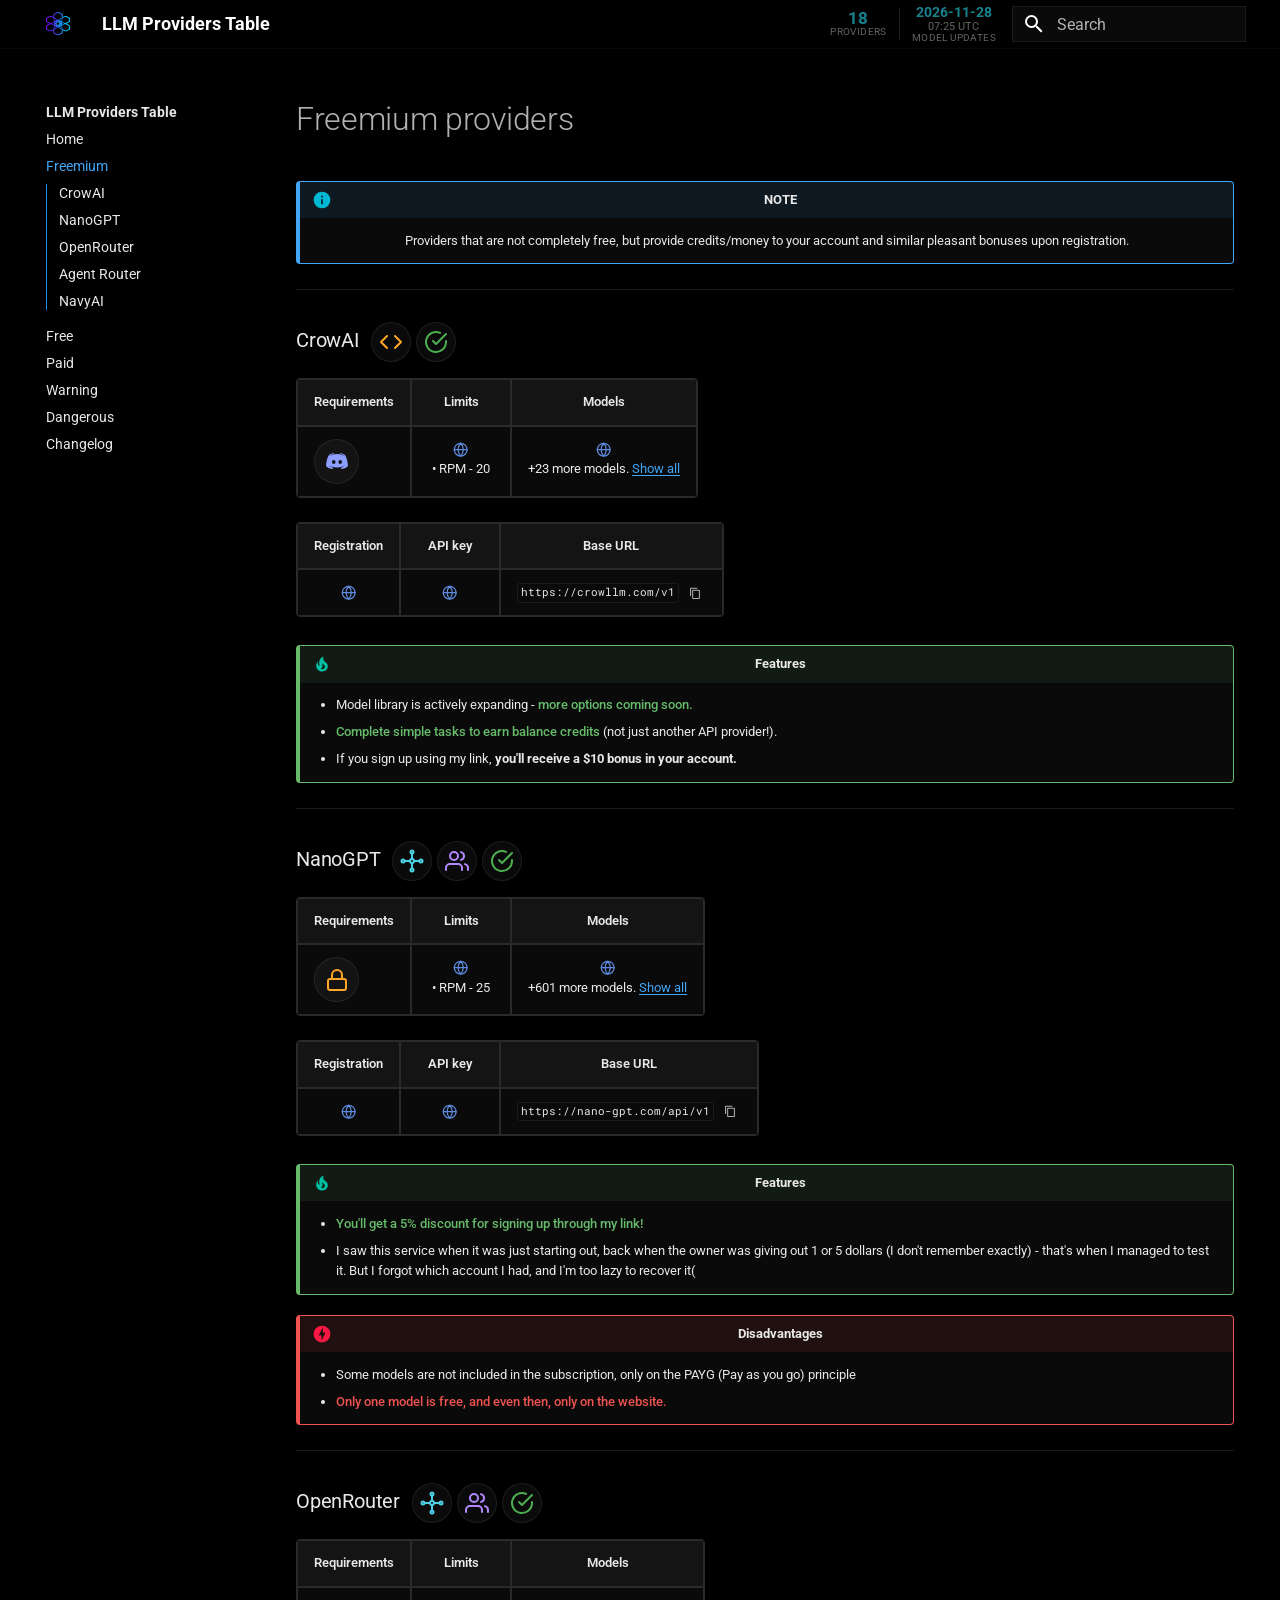
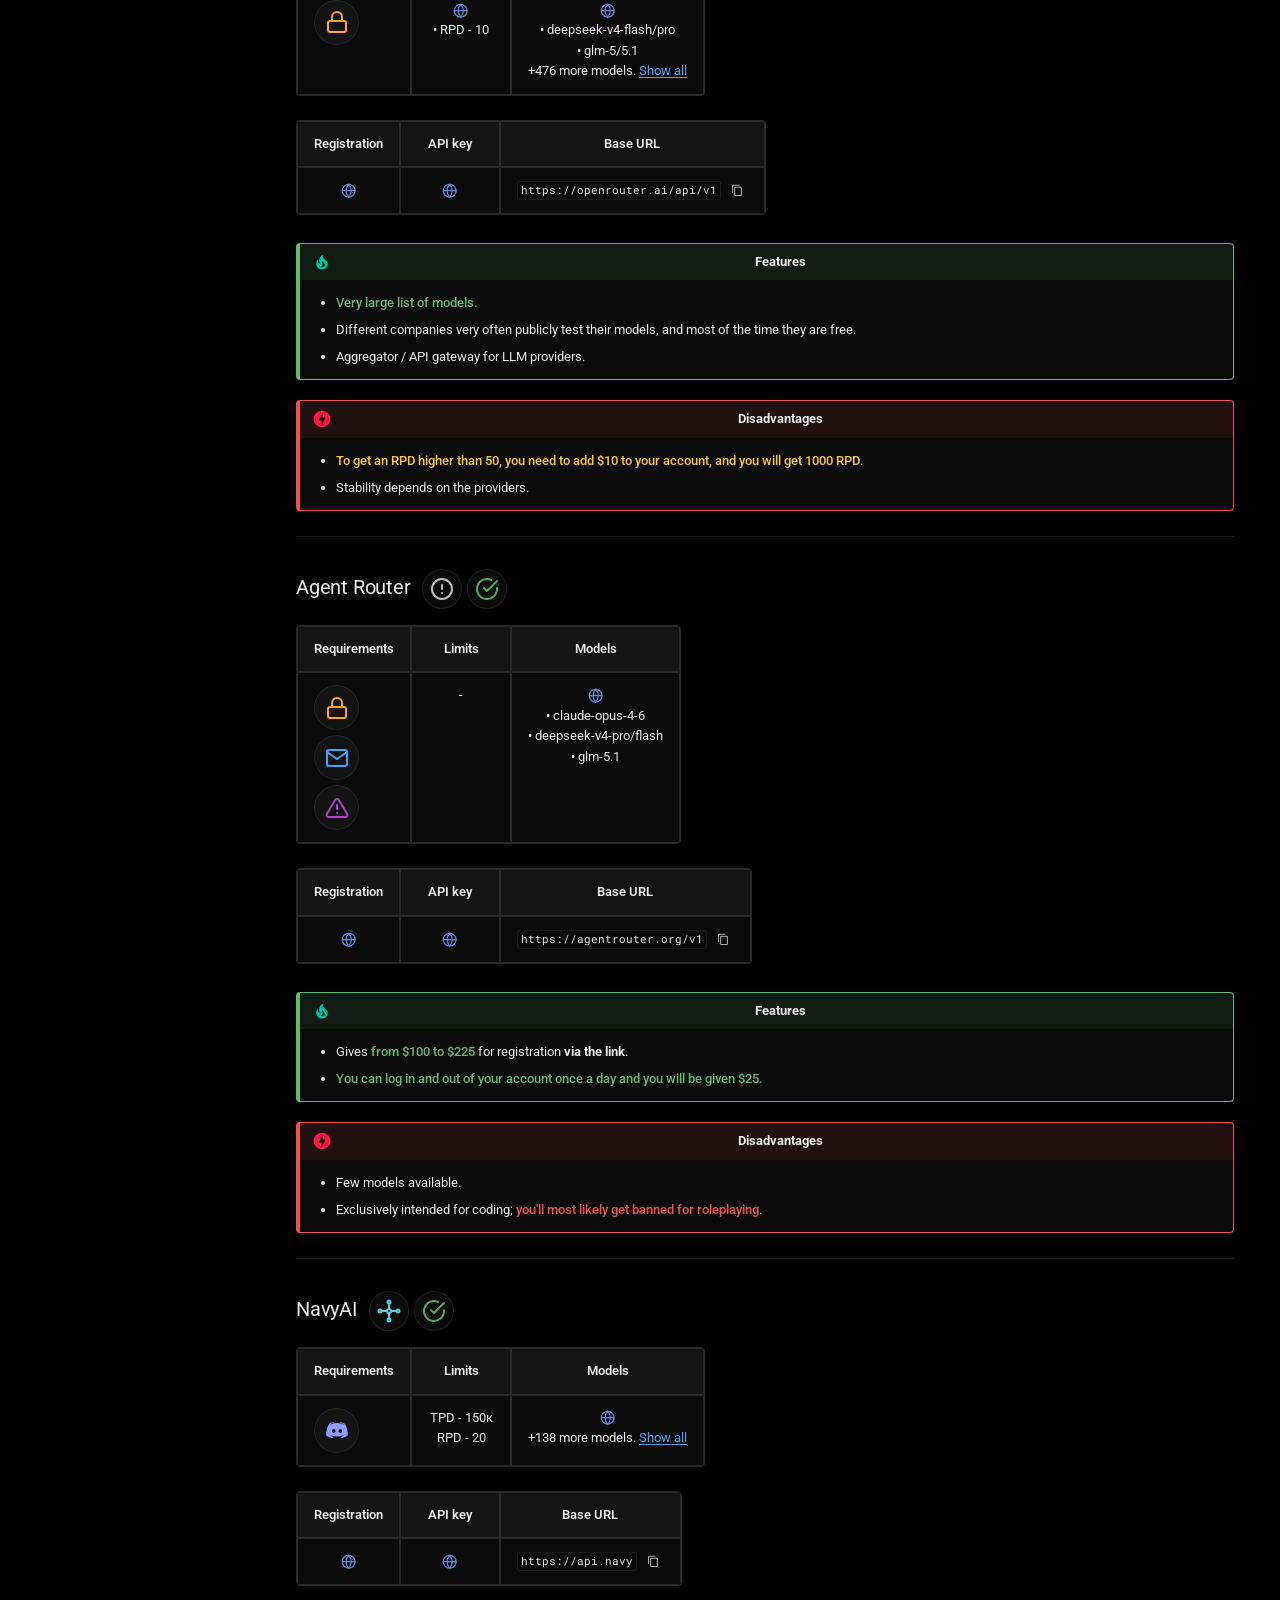
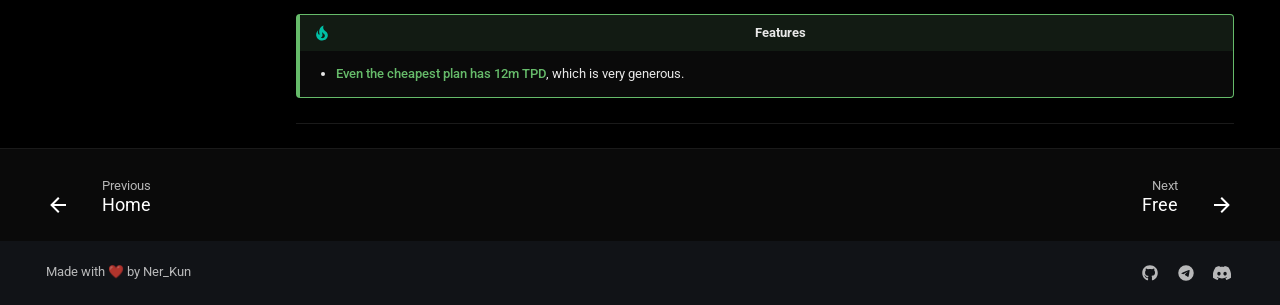
<file: freemium/index.html>
<!doctype html>
<html lang="en" class="no-js">
  <head>
    
      <meta charset="utf-8">
      <meta name="viewport" content="width=device-width,initial-scale=1">
      
        <meta name="description" content="Free, freemium, and paid LLM API providers table">
      
      
        <meta name="author" content="Ner_Kun">
      
      
        <link rel="canonical" href="https://ner-kun.github.io/Table_LLM_providers/freemium/">
      
      
        <link rel="prev" href="..">
      
      
        <link rel="next" href="../free/">
      
      
        
      
      
      <link rel="icon" href="../images/favicon.png">
      <meta name="generator" content="mkdocs-1.6.1, mkdocs-material-9.8.2">
    
    
      
        <title>Freemium - LLM Providers Table</title>
      
    
    
      <link rel="stylesheet" href="../assets/stylesheets/main.57a0d79d.min.css">
      
        
        <link rel="stylesheet" href="../assets/stylesheets/palette.fb2fffe2.min.css">
      
      


    
    
      
    
    
      
        
        
        <link rel="preconnect" href="https://fonts.gstatic.com" crossorigin>
        <link rel="stylesheet" href="https://fonts.googleapis.com/css?family=Roboto:300,300i,400,400i,700,700i%7CRoboto+Mono:400,400i,700,700i&display=fallback">
        <style>:root{--md-text-font:"Roboto";--md-code-font:"Roboto Mono"}</style>
      
    
    
      <link rel="stylesheet" href="../stylesheets/custom.css">
    
      <link rel="stylesheet" href="../stylesheets/icons.css">
    
      <link rel="stylesheet" href="../stylesheets/components/tables.css">
    
      <link rel="stylesheet" href="../stylesheets/components/admonitions.css">
    
      <link rel="stylesheet" href="../stylesheets/components/accessibility.css">
    
      <link rel="stylesheet" href="../stylesheets/components/code-blocks.css">
    
      <link rel="stylesheet" href="../stylesheets/components/navigation.css">
    
      <link rel="stylesheet" href="../stylesheets/components/additional.css">
    
      <link rel="stylesheet" href="../stylesheets/components/screenshot-gallery.css">
    
      <link rel="stylesheet" href="../stylesheets/components/glass-header.css">
    
      <link rel="stylesheet" href="../stylesheets/components/header-stats.css">
    
      <link rel="stylesheet" href="../stylesheets/modal/modal.css">
    
      <link rel="stylesheet" href="../stylesheets/providers/source-badge.css">
    
      <link rel="stylesheet" href="../stylesheets/providers/service-status.css">
    
      <link rel="stylesheet" href="../stylesheets/providers/provider-meta.css">
    
    <script>__md_scope=new URL("..",location),__md_hash=e=>[...e].reduce(((e,_)=>(e<<5)-e+_.charCodeAt(0)),0),__md_get=(e,_=localStorage,t=__md_scope)=>JSON.parse(_.getItem(t.pathname+"."+e)),__md_set=(e,_,t=localStorage,a=__md_scope)=>{try{t.setItem(a.pathname+"."+e,JSON.stringify(_))}catch(e){}}</script>
    
      

    
    
  <!-- Primary Meta Tags -->
  <meta name="title" content="LLM provider table">
  <meta name="description" content="A table of free, freemium, and paid LLM providers. It includes limits, registration requirements, Base URLs, and links to obtain API keys.">
  <meta name="author" content="Ner_Kun">
  
  <!-- Open Graph -->
  <meta property="og:type" content="website">
  <meta property="og:url" content="https://ner-kun.github.io/Table_LLM_providers/">
  <meta property="og:title" content="LLM provider table">
  <meta property="og:description" content="A table of free, freemium, and paid LLM providers. It includes limits, registration requirements, Base URLs, and links to obtain API keys.">
  <meta property="og:site_name" content="LLM Providers Table">
  
  <!-- X -->
  <meta name="twitter:card" content="summary_large_image">
  <meta name="twitter:url" content="https://ner-kun.github.io/Table_LLM_providers/">
  <meta name="twitter:title" content="LLM provider table">
  <meta name="twitter:description" content="A table of free, freemium, and paid LLM providers. It includes limits, registration requirements, Base URLs, and links to obtain API keys.">
  
  <!-- Favicon -->
  <link rel="icon" type="image/png" sizes="32x32" href="../images/favicon.png">
  <link rel="apple-touch-icon" sizes="192x192" href="../images/logo-192.png">
  
  <!-- Open Graph Image -->
  <meta property="og:image" content="https://ner-kun.github.io/Table_LLM_providers/images/og-image.png">
  <meta property="og:image:width" content="1200">
  <meta property="og:image:height" content="630">
  
  <!-- X Image -->
  <meta name="twitter:image" content="https://ner-kun.github.io/Table_LLM_providers/images/og-image.png">
  
  <!-- Additional Meta Tags -->
  <meta name="keywords" content="LLM, API, providers, free, freemium, paid, OpenAI, Claude, GPT, AI, language models">
  <meta name="robots" content="index, follow">
  <link rel="canonical" href="https://ner-kun.github.io/Table_LLM_providers/">

  <!-- GoatCounter analytics -->
  <script data-goatcounter="https://nerkunoff.goatcounter.com/count"
          async src="//gc.zgo.at/count.js"></script>

  </head>
  
  
    
    
      
    
    
    
    
    <body dir="ltr" data-md-color-scheme="slate" data-md-color-primary="blue-grey" data-md-color-accent="cyan">
  
    
    <input class="md-toggle" data-md-toggle="drawer" type="checkbox" id="__drawer" autocomplete="off">
    <input class="md-toggle" data-md-toggle="search" type="checkbox" id="__search" autocomplete="off">
    <label class="md-overlay" for="__drawer"></label>
    <div data-md-component="skip">
      
        
        <a href="#freemium-providers" class="md-skip">
          Skip to content
        </a>
      
    </div>
    <div data-md-component="announce">
      
    </div>
    
    
      

  

<header class="md-header md-header--shadow" data-md-component="header">
  <nav class="md-header__inner md-grid" aria-label="Header">
    <a href=".." title="LLM Providers Table" class="md-header__button md-logo" aria-label="LLM Providers Table" data-md-component="logo">
      
  <img src="../images/logo-192.png" alt="logo">

    </a>
    <label class="md-header__button md-icon" for="__drawer">
      
      <svg xmlns="http://www.w3.org/2000/svg" viewBox="0 0 24 24"><path d="M3 6h18v2H3zm0 5h18v2H3zm0 5h18v2H3z"/></svg>
    </label>
    <div class="md-header__title" data-md-component="header-title">
      <div class="md-header__ellipsis">
        <div class="md-header__topic">
          <span class="md-ellipsis">
            LLM Providers Table
          </span>
        </div>
        <div class="md-header__topic" data-md-component="header-topic">
          <span class="md-ellipsis">
            
              Freemium
            
          </span>
        </div>
      </div>
    </div>
    
      
        <form class="md-header__option" data-md-component="palette">
  
    
    
    
    <input class="md-option" data-md-color-media="" data-md-color-scheme="slate" data-md-color-primary="blue-grey" data-md-color-accent="cyan"  aria-hidden="true"  type="radio" name="__palette" id="__palette_0">
    
  
</form>
      
    
    
      <script>var palette=__md_get("__palette");if(palette&&palette.color){if("(prefers-color-scheme)"===palette.color.media){var media=matchMedia("(prefers-color-scheme: light)"),input=document.querySelector(media.matches?"[data-md-color-media='(prefers-color-scheme: light)']":"[data-md-color-media='(prefers-color-scheme: dark)']");palette.color.media=input.getAttribute("data-md-color-media"),palette.color.scheme=input.getAttribute("data-md-color-scheme"),palette.color.primary=input.getAttribute("data-md-color-primary"),palette.color.accent=input.getAttribute("data-md-color-accent")}for(var[key,value]of Object.entries(palette.color))document.body.setAttribute("data-md-color-"+key,value)}</script>
    
    
    
      
      
        <label class="md-header__button md-icon" for="__search">
          
          <svg xmlns="http://www.w3.org/2000/svg" viewBox="0 0 24 24"><path d="M9.5 3A6.5 6.5 0 0 1 16 9.5c0 1.61-.59 3.09-1.56 4.23l.27.27h.79l5 5-1.5 1.5-5-5v-.79l-.27-.27A6.52 6.52 0 0 1 9.5 16 6.5 6.5 0 0 1 3 9.5 6.5 6.5 0 0 1 9.5 3m0 2C7 5 5 7 5 9.5S7 14 9.5 14 14 12 14 9.5 12 5 9.5 5"/></svg>
        </label>
        <div class="md-search" data-md-component="search" role="dialog">
  <label class="md-search__overlay" for="__search"></label>
  <div class="md-search__inner" role="search">
    <form class="md-search__form" name="search">
      <input type="text" class="md-search__input" name="query" aria-label="Search" placeholder="Search" autocapitalize="off" autocorrect="off" autocomplete="off" spellcheck="false" data-md-component="search-query" required>
      <label class="md-search__icon md-icon" for="__search">
        
        <svg xmlns="http://www.w3.org/2000/svg" viewBox="0 0 24 24"><path d="M9.5 3A6.5 6.5 0 0 1 16 9.5c0 1.61-.59 3.09-1.56 4.23l.27.27h.79l5 5-1.5 1.5-5-5v-.79l-.27-.27A6.52 6.52 0 0 1 9.5 16 6.5 6.5 0 0 1 3 9.5 6.5 6.5 0 0 1 9.5 3m0 2C7 5 5 7 5 9.5S7 14 9.5 14 14 12 14 9.5 12 5 9.5 5"/></svg>
        
        <svg xmlns="http://www.w3.org/2000/svg" viewBox="0 0 24 24"><path d="M20 11v2H8l5.5 5.5-1.42 1.42L4.16 12l7.92-7.92L13.5 5.5 8 11z"/></svg>
      </label>
      <nav class="md-search__options" aria-label="Search">
        
        <button type="reset" class="md-search__icon md-icon" title="Clear" aria-label="Clear" tabindex="-1">
          
          <svg xmlns="http://www.w3.org/2000/svg" viewBox="0 0 24 24"><path d="M19 6.41 17.59 5 12 10.59 6.41 5 5 6.41 10.59 12 5 17.59 6.41 19 12 13.41 17.59 19 19 17.59 13.41 12z"/></svg>
        </button>
      </nav>
      
        <div class="md-search__suggest" data-md-component="search-suggest"></div>
      
    </form>
    <div class="md-search__output">
      <div class="md-search__scrollwrap" tabindex="0" data-md-scrollfix>
        <div class="md-search-result" data-md-component="search-result">
          <div class="md-search-result__meta">
            Initializing search
          </div>
          <ol class="md-search-result__list" role="presentation"></ol>
        </div>
      </div>
    </div>
  </div>
</div>
      
    
    
  </nav>
  
</header>
    
    <div class="md-container" data-md-component="container">
      
      
        
          
        
      
      <main class="md-main" data-md-component="main">
        <div class="md-main__inner md-grid">
          
            
              
              <div class="md-sidebar md-sidebar--primary" data-md-component="sidebar" data-md-type="navigation" >
                <div class="md-sidebar__scrollwrap">
                  <div class="md-sidebar__inner">
                    



  

<nav class="md-nav md-nav--primary md-nav--integrated" aria-label="Navigation" data-md-level="0">
  <label class="md-nav__title" for="__drawer">
    <a href=".." title="LLM Providers Table" class="md-nav__button md-logo" aria-label="LLM Providers Table" data-md-component="logo">
      
  <img src="../images/logo-192.png" alt="logo">

    </a>
    LLM Providers Table
  </label>
  
  <ul class="md-nav__list" data-md-scrollfix>
    
      
      
  
  
  
  
    <li class="md-nav__item">
      <a href=".." class="md-nav__link">
        
  
  
  <span class="md-ellipsis">
    
  
    Home
  

    
  </span>
  
  

      </a>
    </li>
  

    
      
      
  
  
    
  
  
  
    <li class="md-nav__item md-nav__item--active">
      
      <input class="md-nav__toggle md-toggle" type="checkbox" id="__toc">
      
      
        
      
      
        <label class="md-nav__link md-nav__link--active" for="__toc">
          
  
  
  <span class="md-ellipsis">
    
  
    Freemium
  

    
  </span>
  
  

          <span class="md-nav__icon md-icon"></span>
        </label>
      
      <a href="./" class="md-nav__link md-nav__link--active">
        
  
  
  <span class="md-ellipsis">
    
  
    Freemium
  

    
  </span>
  
  

      </a>
      
        

<nav class="md-nav md-nav--secondary" aria-label="Table of contents">
  
  
  
    
  
  
    <label class="md-nav__title" for="__toc">
      <span class="md-nav__icon md-icon"></span>
      Table of contents
    </label>
    <ul class="md-nav__list" data-md-component="toc" data-md-scrollfix>
      
        <li class="md-nav__item">
  <a href="#crowai" class="md-nav__link">
    <span class="md-ellipsis">
      
        CrowAI
      
    </span>
  </a>
  
</li>
      
        <li class="md-nav__item">
  <a href="#nanogpt" class="md-nav__link">
    <span class="md-ellipsis">
      
        NanoGPT
      
    </span>
  </a>
  
</li>
      
        <li class="md-nav__item">
  <a href="#openrouter" class="md-nav__link">
    <span class="md-ellipsis">
      
        OpenRouter
      
    </span>
  </a>
  
</li>
      
        <li class="md-nav__item">
  <a href="#agent-router" class="md-nav__link">
    <span class="md-ellipsis">
      
        Agent Router
      
    </span>
  </a>
  
</li>
      
        <li class="md-nav__item">
  <a href="#navyai" class="md-nav__link">
    <span class="md-ellipsis">
      
        NavyAI
      
    </span>
  </a>
  
</li>
      
    </ul>
  
</nav>
      
    </li>
  

    
      
      
  
  
  
  
    <li class="md-nav__item">
      <a href="../free/" class="md-nav__link">
        
  
  
  <span class="md-ellipsis">
    
  
    Free
  

    
  </span>
  
  

      </a>
    </li>
  

    
      
      
  
  
  
  
    <li class="md-nav__item">
      <a href="../paid/" class="md-nav__link">
        
  
  
  <span class="md-ellipsis">
    
  
    Paid
  

    
  </span>
  
  

      </a>
    </li>
  

    
      
      
  
  
  
  
    <li class="md-nav__item">
      <a href="../caution/" class="md-nav__link">
        
  
  
  <span class="md-ellipsis">
    
  
    Warning
  

    
  </span>
  
  

      </a>
    </li>
  

    
      
      
  
  
  
  
    <li class="md-nav__item">
      <a href="../dangerous/" class="md-nav__link">
        
  
  
  <span class="md-ellipsis">
    
  
    Dangerous
  

    
  </span>
  
  

      </a>
    </li>
  

    
      
      
  
  
  
  
    <li class="md-nav__item">
      <a href="../changelog/" class="md-nav__link">
        
  
  
  <span class="md-ellipsis">
    
  
    Changelog
  

    
  </span>
  
  

      </a>
    </li>
  

    
  </ul>
</nav>
                  </div>
                </div>
              </div>
            
            
          
          
            <div class="md-content" data-md-component="content">
              
              <article class="md-content__inner md-typeset">
                
                  



<h1 id="freemium-providers">Freemium providers</h1>
<div class="admonition info">
<p class="admonition-title">NOTE</p>
<p>Providers that are not completely free, but provide credits/money to your account and similar pleasant bonuses upon registration.</p>
</div>
<hr />
<h3 id="crowai">CrowAI <span class="provider-meta"><button type="button" class="provider-meta__item provider-meta__status--development" data-tooltip="In Development" aria-label="In Development"><svg xmlns="http://www.w3.org/2000/svg" viewBox="0 0 24 24" fill="none" stroke="currentColor" stroke-width="2" stroke-linecap="round" stroke-linejoin="round"><polyline points="16 18 22 12 16 6"/><polyline points="8 6 2 12 8 18"/></svg></button><button type="button" class="provider-meta__item provider-meta__testing provider-meta__testing--tested" data-tooltip="Tested by the author" aria-label="Tested by the author"><svg xmlns="http://www.w3.org/2000/svg" viewBox="0 0 24 24" fill="none" stroke="#4caf50" stroke-width="2" stroke-linecap="round" stroke-linejoin="round"><path d="M22 11.08V12a10 10 0 1 1-5.93-9.14"/><polyline points="22 4 12 14.01 9 11.01"/></svg></button></span></h3>
<table>
<thead>
<tr>
<th style="text-align: left;">Requirements</th>
<th style="text-align: center;">Limits</th>
<th style="text-align: center;">Models</th>
</tr>
</thead>
<tbody>
<tr>
<td style="text-align: left;"><span class="requirements-list"><button type="button" class="requirement-icon" data-tooltip="Discord account required" aria-label="Discord account required"><svg xmlns="http://www.w3.org/2000/svg" viewBox="0 0 48 48" fill="none"><path fill="#8c9eff" d="M40,12c0,0-4.585-3.588-10-4l-0.488,0.976C34.408,10.174,36.654,11.891,39,14c-4.045-2.065-8.039-4-15-4s-10.955,1.935-15,4c2.346-2.109,5.018-4.015,9.488-5.024L18,8c-5.681,0.537-10,4-10,4s-5.121,7.425-6,22c5.162,5.953,13,6,13,6l1.639-2.185C13.857,36.848,10.715,35.121,8,32c3.238,2.45,8.125,5,16,5s12.762-2.55,16-5c-2.715,3.121-5.857,4.848-8.639,5.815L33,40c0,0,7.838-0.047,13-6C45.121,19.425,40,12,40,12z M17.5,30c-1.933,0-3.5-1.791-3.5-4c0-2.209,1.567-4,3.5-4s3.5,1.791,3.5,4C21,28.209,19.433,30,17.5,30z M30.5,30c-1.933,0-3.5-1.791-3.5-4c0-2.209,1.567-4,3.5-4s3.5,1.791,3.5,4C34,28.209,32.433,30,30.5,30z"/></svg></button></span></td>
<td style="text-align: center;"><a href="https://docs.crowllm.com/en/docs/guide/pricing#rate-limits"><span class="link-icon"><svg xmlns="http://www.w3.org/2000/svg" viewBox="0 0 24 24" fill="none" stroke="currentColor" stroke-width="2" stroke-linecap="round" stroke-linejoin="round"><circle cx="12" cy="12" r="10"/><line x1="2" y1="12" x2="22" y2="12"/><path d="M12 2a15.3 15.3 0 0 1 4 10 15.3 15.3 0 0 1-4 10 15.3 15.3 0 0 1-4-10 15.3 15.3 0 0 1 4-10z"/></svg></span></a><br>• RPM - 20</td>
<td style="text-align: center;"><a href="https://crowllm.com/pricing"><span class="link-icon"><svg xmlns="http://www.w3.org/2000/svg" viewBox="0 0 24 24" fill="none" stroke="currentColor" stroke-width="2" stroke-linecap="round" stroke-linejoin="round"><circle cx="12" cy="12" r="10"/><line x1="2" y1="12" x2="22" y2="12"/><path d="M12 2a15.3 15.3 0 0 1 4 10 15.3 15.3 0 0 1-4 10 15.3 15.3 0 0 1-4-10 15.3 15.3 0 0 1 4-10z"/></svg></span></a><br><!-- MODELS_START -->+23 more models. <a class="models-show-all" data-provider="CrowAI">Show all</a><!-- MODELS_END --></td>
</tr>
</tbody>
</table>
<table>
<thead>
<tr>
<th style="text-align: center;">Registration</th>
<th style="text-align: center;">API key</th>
<th style="text-align: center;">Base URL</th>
</tr>
</thead>
<tbody>
<tr>
<td style="text-align: center;"><a href="https://discord.com/invite/p2e7q34PBt"><span class="link-icon"><svg xmlns="http://www.w3.org/2000/svg" viewBox="0 0 24 24" fill="none" stroke="currentColor" stroke-width="2" stroke-linecap="round" stroke-linejoin="round"><circle cx="12" cy="12" r="10"/><line x1="2" y1="12" x2="22" y2="12"/><path d="M12 2a15.3 15.3 0 0 1 4 10 15.3 15.3 0 0 1-4 10 15.3 15.3 0 0 1-4-10 15.3 15.3 0 0 1 4-10z"/></svg></span></a></td>
<td style="text-align: center;"><a href="https://crowllm.com/keys"><span class="link-icon"><svg xmlns="http://www.w3.org/2000/svg" viewBox="0 0 24 24" fill="none" stroke="currentColor" stroke-width="2" stroke-linecap="round" stroke-linejoin="round"><circle cx="12" cy="12" r="10"/><line x1="2" y1="12" x2="22" y2="12"/><path d="M12 2a15.3 15.3 0 0 1 4 10 15.3 15.3 0 0 1-4 10 15.3 15.3 0 0 1-4-10 15.3 15.3 0 0 1 4-10z"/></svg></span></a></td>
<td style="text-align: center;"><code>https://crowllm.com/v1</code></td>
</tr>
</tbody>
</table>
<div class="admonition tip">
<p class="admonition-title">Features</p>
<ul>
<li>Model library is actively expanding - <span class="text-green">more options coming soon.</span></li>
<li><span class="text-green">Complete simple tasks to earn balance credits</span> (not just another API provider!).</li>
<li>If you sign up using my link, <strong>you'll receive a $10 bonus in your account.</strong></li>
</ul>
</div>
<hr />
<h3 id="nanogpt">NanoGPT <span class="provider-meta"><button type="button" class="provider-meta__item provider-meta__status--aggregator" data-tooltip="Aggregator / AI Gateway" aria-label="Aggregator / AI Gateway"><svg xmlns="http://www.w3.org/2000/svg" viewBox="0 0 24 24" fill="none" stroke="currentColor" stroke-width="2" stroke-linecap="round" stroke-linejoin="round"><circle cx="12" cy="12" r="2"/><circle cx="12" cy="3" r="1.5"/><circle cx="12" cy="21" r="1.5"/><circle cx="3" cy="12" r="1.5"/><circle cx="21" cy="12" r="1.5"/><line x1="12" y1="4.5" x2="12" y2="10"/><line x1="12" y1="14" x2="12" y2="19.5"/><line x1="4.5" y1="12" x2="10" y2="12"/><line x1="14" y1="12" x2="19.5" y2="12"/></svg></button><button type="button" class="provider-meta__item provider-meta__status--official-partner" data-tooltip="Official Partner" aria-label="Official Partner"><svg xmlns="http://www.w3.org/2000/svg" viewBox="0 0 24 24" fill="none" stroke="currentColor" stroke-width="2" stroke-linecap="round" stroke-linejoin="round"><path d="M17 21v-2a4 4 0 0 0-4-4H5a4 4 0 0 0-4 4v2"/><circle cx="9" cy="7" r="4"/><path d="M23 21v-2a4 4 0 0 0-3-3.87"/><path d="M16 3.13a4 4 0 0 1 0 7.75"/></svg></button><button type="button" class="provider-meta__item provider-meta__testing provider-meta__testing--tested" data-tooltip="Tested by the author" aria-label="Tested by the author"><svg xmlns="http://www.w3.org/2000/svg" viewBox="0 0 24 24" fill="none" stroke="#4caf50" stroke-width="2" stroke-linecap="round" stroke-linejoin="round"><path d="M22 11.08V12a10 10 0 1 1-5.93-9.14"/><polyline points="22 4 12 14.01 9 11.01"/></svg></button></span></h3>
<table>
<thead>
<tr>
<th style="text-align: left;">Requirements</th>
<th style="text-align: center;">Limits</th>
<th style="text-align: center;">Models</th>
</tr>
</thead>
<tbody>
<tr>
<td style="text-align: left;"><span class="requirements-list"><button type="button" class="requirement-icon" data-tooltip="Standard registration" aria-label="Standard registration"><svg xmlns="http://www.w3.org/2000/svg" viewBox="0 0 24 24" fill="none" stroke="#ffa726" stroke-width="2" stroke-linecap="round" stroke-linejoin="round"><rect x="3" y="11" width="18" height="11" rx="2" ry="2"/><path d="M7 11V7a5 5 0 0 1 10 0v4"/></svg></button></span></td>
<td style="text-align: center;"><a href="https://docs.nano-gpt.com/api-reference/miscellaneous/rate-limits"><span class="link-icon"><svg xmlns="http://www.w3.org/2000/svg" viewBox="0 0 24 24" fill="none" stroke="currentColor" stroke-width="2" stroke-linecap="round" stroke-linejoin="round"><circle cx="12" cy="12" r="10"/><line x1="2" y1="12" x2="22" y2="12"/><path d="M12 2a15.3 15.3 0 0 1 4 10 15.3 15.3 0 0 1-4 10 15.3 15.3 0 0 1-4-10 15.3 15.3 0 0 1 4-10z"/></svg></span></a><br>• RPM - 25</td>
<td style="text-align: center;"><a href="https://nano-gpt.com/models"><span class="link-icon"><svg xmlns="http://www.w3.org/2000/svg" viewBox="0 0 24 24" fill="none" stroke="currentColor" stroke-width="2" stroke-linecap="round" stroke-linejoin="round"><circle cx="12" cy="12" r="10"/><line x1="2" y1="12" x2="22" y2="12"/><path d="M12 2a15.3 15.3 0 0 1 4 10 15.3 15.3 0 0 1-4 10 15.3 15.3 0 0 1-4-10 15.3 15.3 0 0 1 4-10z"/></svg></span></a><br><!-- MODELS_START -->+601 more models. <a class="models-show-all" data-provider="NanoGPT">Show all</a><!-- MODELS_END --></td>
</tr>
</tbody>
</table>
<table>
<thead>
<tr>
<th style="text-align: center;">Registration</th>
<th style="text-align: center;">API key</th>
<th style="text-align: center;">Base URL</th>
</tr>
</thead>
<tbody>
<tr>
<td style="text-align: center;"><a href="https://nano-gpt.com/r/CEhXtwBV"><span class="link-icon"><svg xmlns="http://www.w3.org/2000/svg" viewBox="0 0 24 24" fill="none" stroke="currentColor" stroke-width="2" stroke-linecap="round" stroke-linejoin="round"><circle cx="12" cy="12" r="10"/><line x1="2" y1="12" x2="22" y2="12"/><path d="M12 2a15.3 15.3 0 0 1 4 10 15.3 15.3 0 0 1-4 10 15.3 15.3 0 0 1-4-10 15.3 15.3 0 0 1 4-10z"/></svg></span></a></td>
<td style="text-align: center;"><a href="https://nano-gpt.com/api"><span class="link-icon"><svg xmlns="http://www.w3.org/2000/svg" viewBox="0 0 24 24" fill="none" stroke="currentColor" stroke-width="2" stroke-linecap="round" stroke-linejoin="round"><circle cx="12" cy="12" r="10"/><line x1="2" y1="12" x2="22" y2="12"/><path d="M12 2a15.3 15.3 0 0 1 4 10 15.3 15.3 0 0 1-4 10 15.3 15.3 0 0 1-4-10 15.3 15.3 0 0 1 4-10z"/></svg></span></a></td>
<td style="text-align: center;"><code>https://nano-gpt.com/api/v1</code></td>
</tr>
</tbody>
</table>
<div class="admonition tip">
<p class="admonition-title">Features</p>
<ul>
<li><span class="text-green">You'll get a 5% discount for signing up through my link!</span></li>
<li>I saw this service when it was just starting out, back when the owner was giving out 1 or 5 dollars (I don't remember exactly) - that's when I managed to test it. But I forgot which account I had, and I'm too lazy to recover it(</li>
</ul>
</div>
<div class="admonition danger">
<p class="admonition-title">Disadvantages</p>
<ul>
<li>Some models are not included in the subscription, only on the PAYG (Pay as you go) principle</li>
<li><span class="text-red">Only one model is free, and even then, only on the website.</span></li>
</ul>
</div>
<hr />
<h3 id="openrouter">OpenRouter <span class="provider-meta"><button type="button" class="provider-meta__item provider-meta__status--aggregator" data-tooltip="Aggregator / AI Gateway" aria-label="Aggregator / AI Gateway"><svg xmlns="http://www.w3.org/2000/svg" viewBox="0 0 24 24" fill="none" stroke="currentColor" stroke-width="2" stroke-linecap="round" stroke-linejoin="round"><circle cx="12" cy="12" r="2"/><circle cx="12" cy="3" r="1.5"/><circle cx="12" cy="21" r="1.5"/><circle cx="3" cy="12" r="1.5"/><circle cx="21" cy="12" r="1.5"/><line x1="12" y1="4.5" x2="12" y2="10"/><line x1="12" y1="14" x2="12" y2="19.5"/><line x1="4.5" y1="12" x2="10" y2="12"/><line x1="14" y1="12" x2="19.5" y2="12"/></svg></button><button type="button" class="provider-meta__item provider-meta__status--official-partner" data-tooltip="Official Partner" aria-label="Official Partner"><svg xmlns="http://www.w3.org/2000/svg" viewBox="0 0 24 24" fill="none" stroke="currentColor" stroke-width="2" stroke-linecap="round" stroke-linejoin="round"><path d="M17 21v-2a4 4 0 0 0-4-4H5a4 4 0 0 0-4 4v2"/><circle cx="9" cy="7" r="4"/><path d="M23 21v-2a4 4 0 0 0-3-3.87"/><path d="M16 3.13a4 4 0 0 1 0 7.75"/></svg></button><button type="button" class="provider-meta__item provider-meta__testing provider-meta__testing--tested" data-tooltip="Tested by the author" aria-label="Tested by the author"><svg xmlns="http://www.w3.org/2000/svg" viewBox="0 0 24 24" fill="none" stroke="#4caf50" stroke-width="2" stroke-linecap="round" stroke-linejoin="round"><path d="M22 11.08V12a10 10 0 1 1-5.93-9.14"/><polyline points="22 4 12 14.01 9 11.01"/></svg></button></span></h3>
<table>
<thead>
<tr>
<th style="text-align: left;">Requirements</th>
<th style="text-align: center;">Limits</th>
<th style="text-align: center;">Models</th>
</tr>
</thead>
<tbody>
<tr>
<td style="text-align: left;"><span class="requirements-list"><button type="button" class="requirement-icon" data-tooltip="Standard registration" aria-label="Standard registration"><svg xmlns="http://www.w3.org/2000/svg" viewBox="0 0 24 24" fill="none" stroke="#ffa726" stroke-width="2" stroke-linecap="round" stroke-linejoin="round"><rect x="3" y="11" width="18" height="11" rx="2" ry="2"/><path d="M7 11V7a5 5 0 0 1 10 0v4"/></svg></button></span></td>
<td style="text-align: center;"><a href="https://openrouter.ai/docs/api/reference/limits"><span class="link-icon"><svg xmlns="http://www.w3.org/2000/svg" viewBox="0 0 24 24" fill="none" stroke="currentColor" stroke-width="2" stroke-linecap="round" stroke-linejoin="round"><circle cx="12" cy="12" r="10"/><line x1="2" y1="12" x2="22" y2="12"/><path d="M12 2a15.3 15.3 0 0 1 4 10 15.3 15.3 0 0 1-4 10 15.3 15.3 0 0 1-4-10 15.3 15.3 0 0 1 4-10z"/></svg></span></a><br>• RPD - 10</td>
<td style="text-align: center;"><a href="https://openrouter.ai/models"><span class="link-icon"><svg xmlns="http://www.w3.org/2000/svg" viewBox="0 0 24 24" fill="none" stroke="currentColor" stroke-width="2" stroke-linecap="round" stroke-linejoin="round"><circle cx="12" cy="12" r="10"/><line x1="2" y1="12" x2="22" y2="12"/><path d="M12 2a15.3 15.3 0 0 1 4 10 15.3 15.3 0 0 1-4 10 15.3 15.3 0 0 1-4-10 15.3 15.3 0 0 1 4-10z"/></svg></span></a><br> • deepseek-v4-flash/pro<br> • glm-5/5.1<br><!-- MODELS_START -->+476 more models. <a class="models-show-all" data-provider="OpenRouter">Show all</a><!-- MODELS_END --></td>
</tr>
</tbody>
</table>
<table>
<thead>
<tr>
<th style="text-align: center;">Registration</th>
<th style="text-align: center;">API key</th>
<th style="text-align: center;">Base URL</th>
</tr>
</thead>
<tbody>
<tr>
<td style="text-align: center;"><a href="https://openrouter.ai/"><span class="link-icon"><svg xmlns="http://www.w3.org/2000/svg" viewBox="0 0 24 24" fill="none" stroke="currentColor" stroke-width="2" stroke-linecap="round" stroke-linejoin="round"><circle cx="12" cy="12" r="10"/><line x1="2" y1="12" x2="22" y2="12"/><path d="M12 2a15.3 15.3 0 0 1 4 10 15.3 15.3 0 0 1-4 10 15.3 15.3 0 0 1-4-10 15.3 15.3 0 0 1 4-10z"/></svg></span></a></td>
<td style="text-align: center;"><a href="https://openrouter.ai/settings/keys"><span class="link-icon"><svg xmlns="http://www.w3.org/2000/svg" viewBox="0 0 24 24" fill="none" stroke="currentColor" stroke-width="2" stroke-linecap="round" stroke-linejoin="round"><circle cx="12" cy="12" r="10"/><line x1="2" y1="12" x2="22" y2="12"/><path d="M12 2a15.3 15.3 0 0 1 4 10 15.3 15.3 0 0 1-4 10 15.3 15.3 0 0 1-4-10 15.3 15.3 0 0 1 4-10z"/></svg></span></a></td>
<td style="text-align: center;"><code>https://openrouter.ai/api/v1</code></td>
</tr>
</tbody>
</table>
<div class="admonition tip">
<p class="admonition-title">Features</p>
<ul>
<li><span class="text-green">Very large list of models.</span></li>
<li>Different companies very often publicly test their models, and most of the time they are free.</li>
<li>Aggregator / API gateway for LLM providers.</li>
</ul>
</div>
<div class="admonition danger">
<p class="admonition-title">Disadvantages</p>
<ul>
<li><span class="text-yellow">To get an RPD higher than 50, you need to add $10 to your account, and you will get 1000 RPD</span>.</li>
<li>Stability depends on the providers.</li>
</ul>
</div>
<hr />
<h3 id="agent-router">Agent Router <span class="provider-meta"><button type="button" class="provider-meta__item provider-meta__status--unofficial" data-tooltip="Unofficial" aria-label="Unofficial"><svg xmlns="http://www.w3.org/2000/svg" viewBox="0 0 24 24" fill="none" stroke="currentColor" stroke-width="2" stroke-linecap="round" stroke-linejoin="round"><circle cx="12" cy="12" r="10"/><line x1="12" y1="8" x2="12" y2="12"/><line x1="12" y1="16" x2="12.01" y2="16"/></svg></button><button type="button" class="provider-meta__item provider-meta__testing provider-meta__testing--tested" data-tooltip="Tested by the author" aria-label="Tested by the author"><svg xmlns="http://www.w3.org/2000/svg" viewBox="0 0 24 24" fill="none" stroke="#4caf50" stroke-width="2" stroke-linecap="round" stroke-linejoin="round"><path d="M22 11.08V12a10 10 0 1 1-5.93-9.14"/><polyline points="22 4 12 14.01 9 11.01"/></svg></button></span></h3>
<table>
<thead>
<tr>
<th style="text-align: left;">Requirements</th>
<th style="text-align: center;">Limits</th>
<th style="text-align: center;">Models</th>
</tr>
</thead>
<tbody>
<tr>
<td style="text-align: left;"><span class="requirements-list"><button type="button" class="requirement-icon" data-tooltip="Standard registration" aria-label="Standard registration"><svg xmlns="http://www.w3.org/2000/svg" viewBox="0 0 24 24" fill="none" stroke="#ffa726" stroke-width="2" stroke-linecap="round" stroke-linejoin="round"><rect x="3" y="11" width="18" height="11" rx="2" ry="2"/><path d="M7 11V7a5 5 0 0 1 10 0v4"/></svg></button><button type="button" class="requirement-icon" data-tooltip="Email required" aria-label="Email required"><svg xmlns="http://www.w3.org/2000/svg" viewBox="0 0 24 24" fill="none" stroke="#42a5f5" stroke-width="2" stroke-linecap="round" stroke-linejoin="round"><path d="M4 4h16c1.1 0 2 .9 2 2v12c0 1.1-.9 2-2 2H4c-1.1 0-2-.9-2-2V6c0-1.1.9-2 2-2z"/><polyline points="22,6 12,13 2,6"/></svg></button><button type="button" class="requirement-icon" data-tooltip="It is recommended to log in using GitHub." aria-label="It is recommended to log in using GitHub."><svg xmlns="http://www.w3.org/2000/svg" viewBox="0 0 24 24" fill="none" stroke="#ab47bc" stroke-width="2" stroke-linecap="round" stroke-linejoin="round"><path d="M10.29 3.86L1.82 18a2 2 0 0 0 1.71 3h16.94a2 2 0 0 0 1.71-3L13.71 3.86a2 2 0 0 0-3.42 0z"/><line x1="12" y1="9" x2="12" y2="13"/><line x1="12" y1="17" x2="12.01" y2="17"/></svg></button></span></td>
<td style="text-align: center;">-</td>
<td style="text-align: center;"><a href="https://agentrouter.org/console/personal"><span class="link-icon"><svg xmlns="http://www.w3.org/2000/svg" viewBox="0 0 24 24" fill="none" stroke="currentColor" stroke-width="2" stroke-linecap="round" stroke-linejoin="round"><circle cx="12" cy="12" r="10"/><line x1="2" y1="12" x2="22" y2="12"/><path d="M12 2a15.3 15.3 0 0 1 4 10 15.3 15.3 0 0 1-4 10 15.3 15.3 0 0 1-4-10 15.3 15.3 0 0 1 4-10z"/></svg></span></a><br> • claude-opus-4-6<br> • deepseek-v4-pro/flash<br> • glm-5.1</td>
</tr>
</tbody>
</table>
<table>
<thead>
<tr>
<th style="text-align: center;">Registration</th>
<th style="text-align: center;">API key</th>
<th style="text-align: center;">Base URL</th>
</tr>
</thead>
<tbody>
<tr>
<td style="text-align: center;"><a href="https://agentrouter.org/register?aff=CirT"><span class="link-icon"><svg xmlns="http://www.w3.org/2000/svg" viewBox="0 0 24 24" fill="none" stroke="currentColor" stroke-width="2" stroke-linecap="round" stroke-linejoin="round"><circle cx="12" cy="12" r="10"/><line x1="2" y1="12" x2="22" y2="12"/><path d="M12 2a15.3 15.3 0 0 1 4 10 15.3 15.3 0 0 1-4 10 15.3 15.3 0 0 1-4-10 15.3 15.3 0 0 1 4-10z"/></svg></span></a></td>
<td style="text-align: center;"><a href="https://agentrouter.org/console/token"><span class="link-icon"><svg xmlns="http://www.w3.org/2000/svg" viewBox="0 0 24 24" fill="none" stroke="currentColor" stroke-width="2" stroke-linecap="round" stroke-linejoin="round"><circle cx="12" cy="12" r="10"/><line x1="2" y1="12" x2="22" y2="12"/><path d="M12 2a15.3 15.3 0 0 1 4 10 15.3 15.3 0 0 1-4 10 15.3 15.3 0 0 1-4-10 15.3 15.3 0 0 1 4-10z"/></svg></span></a></td>
<td style="text-align: center;"><code>https://agentrouter.org/v1</code></td>
</tr>
</tbody>
</table>
<div class="admonition tip">
<p class="admonition-title">Features</p>
<ul>
<li>Gives <span class="text-green">from $100 to $225</span> for registration <strong>via the link</strong>.</li>
<li><span class="text-green">You can log in and out of your account once a day and you will be given $25.</span></li>
</ul>
</div>
<div class="admonition danger">
<p class="admonition-title">Disadvantages</p>
<ul>
<li>Few models available.</li>
<li>Exclusively intended for coding; <span class="text-red">you'll most likely get banned for roleplaying</span>.</li>
</ul>
</div>
<hr />
<h3 id="navyai">NavyAI <span class="provider-meta"><button type="button" class="provider-meta__item provider-meta__status--aggregator" data-tooltip="Aggregator / AI Gateway" aria-label="Aggregator / AI Gateway"><svg xmlns="http://www.w3.org/2000/svg" viewBox="0 0 24 24" fill="none" stroke="currentColor" stroke-width="2" stroke-linecap="round" stroke-linejoin="round"><circle cx="12" cy="12" r="2"/><circle cx="12" cy="3" r="1.5"/><circle cx="12" cy="21" r="1.5"/><circle cx="3" cy="12" r="1.5"/><circle cx="21" cy="12" r="1.5"/><line x1="12" y1="4.5" x2="12" y2="10"/><line x1="12" y1="14" x2="12" y2="19.5"/><line x1="4.5" y1="12" x2="10" y2="12"/><line x1="14" y1="12" x2="19.5" y2="12"/></svg></button><button type="button" class="provider-meta__item provider-meta__testing provider-meta__testing--tested" data-tooltip="Tested by the author" aria-label="Tested by the author"><svg xmlns="http://www.w3.org/2000/svg" viewBox="0 0 24 24" fill="none" stroke="#4caf50" stroke-width="2" stroke-linecap="round" stroke-linejoin="round"><path d="M22 11.08V12a10 10 0 1 1-5.93-9.14"/><polyline points="22 4 12 14.01 9 11.01"/></svg></button></span></h3>
<table>
<thead>
<tr>
<th style="text-align: left;">Requirements</th>
<th style="text-align: center;">Limits</th>
<th style="text-align: center;">Models</th>
</tr>
</thead>
<tbody>
<tr>
<td style="text-align: left;"><span class="requirements-list"><button type="button" class="requirement-icon" data-tooltip="Discord account required" aria-label="Discord account required"><svg xmlns="http://www.w3.org/2000/svg" viewBox="0 0 48 48" fill="none"><path fill="#8c9eff" d="M40,12c0,0-4.585-3.588-10-4l-0.488,0.976C34.408,10.174,36.654,11.891,39,14c-4.045-2.065-8.039-4-15-4s-10.955,1.935-15,4c2.346-2.109,5.018-4.015,9.488-5.024L18,8c-5.681,0.537-10,4-10,4s-5.121,7.425-6,22c5.162,5.953,13,6,13,6l1.639-2.185C13.857,36.848,10.715,35.121,8,32c3.238,2.45,8.125,5,16,5s12.762-2.55,16-5c-2.715,3.121-5.857,4.848-8.639,5.815L33,40c0,0,7.838-0.047,13-6C45.121,19.425,40,12,40,12z M17.5,30c-1.933,0-3.5-1.791-3.5-4c0-2.209,1.567-4,3.5-4s3.5,1.791,3.5,4C21,28.209,19.433,30,17.5,30z M30.5,30c-1.933,0-3.5-1.791-3.5-4c0-2.209,1.567-4,3.5-4s3.5,1.791,3.5,4C34,28.209,32.433,30,30.5,30z"/></svg></button></span></td>
<td style="text-align: center;">TPD - 150к<br>RPD - 20</td>
<td style="text-align: center;"><a href="https://api.navy/dashboard/models"><span class="link-icon"><svg xmlns="http://www.w3.org/2000/svg" viewBox="0 0 24 24" fill="none" stroke="currentColor" stroke-width="2" stroke-linecap="round" stroke-linejoin="round"><circle cx="12" cy="12" r="10"/><line x1="2" y1="12" x2="22" y2="12"/><path d="M12 2a15.3 15.3 0 0 1 4 10 15.3 15.3 0 0 1-4 10 15.3 15.3 0 0 1-4-10 15.3 15.3 0 0 1 4-10z"/></svg></span></a><br><!-- MODELS_START -->+138 more models. <a class="models-show-all" data-provider="NavyAI">Show all</a><!-- MODELS_END --></td>
</tr>
</tbody>
</table>
<table>
<thead>
<tr>
<th style="text-align: center;">Registration</th>
<th style="text-align: center;">API key</th>
<th style="text-align: center;">Base URL</th>
</tr>
</thead>
<tbody>
<tr>
<td style="text-align: center;"><a href="https://api.nаvy/"><span class="link-icon"><svg xmlns="http://www.w3.org/2000/svg" viewBox="0 0 24 24" fill="none" stroke="currentColor" stroke-width="2" stroke-linecap="round" stroke-linejoin="round"><circle cx="12" cy="12" r="10"/><line x1="2" y1="12" x2="22" y2="12"/><path d="M12 2a15.3 15.3 0 0 1 4 10 15.3 15.3 0 0 1-4 10 15.3 15.3 0 0 1-4-10 15.3 15.3 0 0 1 4-10z"/></svg></span></a></td>
<td style="text-align: center;"><a href="https://api.navy/dashboard/keys"><span class="link-icon"><svg xmlns="http://www.w3.org/2000/svg" viewBox="0 0 24 24" fill="none" stroke="currentColor" stroke-width="2" stroke-linecap="round" stroke-linejoin="round"><circle cx="12" cy="12" r="10"/><line x1="2" y1="12" x2="22" y2="12"/><path d="M12 2a15.3 15.3 0 0 1 4 10 15.3 15.3 0 0 1-4 10 15.3 15.3 0 0 1-4-10 15.3 15.3 0 0 1 4-10z"/></svg></span></a></td>
<td style="text-align: center;"><code>https://api.navy</code></td>
</tr>
</tbody>
</table>
<div class="admonition tip">
<p class="admonition-title">Features</p>
<ul>
<li><span class="text-green">Even the cheapest plan has 12m TPD</span>, which is very generous.</li>
</ul>
</div>
<hr />












                
              </article>
            </div>
          
          
<script>var target=document.getElementById(location.hash.slice(1));target&&target.name&&(target.checked=target.name.startsWith("__tabbed_"))</script>
        </div>
        
          <button type="button" class="md-top md-icon" data-md-component="top" hidden>
  
  <svg xmlns="http://www.w3.org/2000/svg" viewBox="0 0 24 24"><path d="M13 20h-2V8l-5.5 5.5-1.42-1.42L12 4.16l7.92 7.92-1.42 1.42L13 8z"/></svg>
  Back to top
</button>
        
      </main>
      
        <footer class="md-footer">
  
    
      
      <nav class="md-footer__inner md-grid" aria-label="Footer" >
        
          
          <a href=".." class="md-footer__link md-footer__link--prev" aria-label="Previous: Home">
            <div class="md-footer__button md-icon">
              
              <svg xmlns="http://www.w3.org/2000/svg" viewBox="0 0 24 24"><path d="M20 11v2H8l5.5 5.5-1.42 1.42L4.16 12l7.92-7.92L13.5 5.5 8 11z"/></svg>
            </div>
            <div class="md-footer__title">
              <span class="md-footer__direction">
                Previous
              </span>
              <div class="md-ellipsis">
                Home
              </div>
            </div>
          </a>
        
        
          
          <a href="../free/" class="md-footer__link md-footer__link--next" aria-label="Next: Free">
            <div class="md-footer__title">
              <span class="md-footer__direction">
                Next
              </span>
              <div class="md-ellipsis">
                Free
              </div>
            </div>
            <div class="md-footer__button md-icon">
              
              <svg xmlns="http://www.w3.org/2000/svg" viewBox="0 0 24 24"><path d="M4 11v2h12l-5.5 5.5 1.42 1.42L19.84 12l-7.92-7.92L10.5 5.5 16 11z"/></svg>
            </div>
          </a>
        
      </nav>
    
  
  <div class="md-footer-meta md-typeset">
    <div class="md-footer-meta__inner md-grid">
      <div class="md-copyright">
  
    <div class="md-copyright__highlight">
      Made with ❤️ by Ner_Kun
    </div>
  
  
</div>
      
        
<div class="md-social">
  
    
    
    
    
      
      
    
    <a href="https://github.com/Ner-Kun/Table_LLM_providers" target="_blank" rel="noopener" title="github.com" class="md-social__link">
      <svg xmlns="http://www.w3.org/2000/svg" viewBox="0 0 512 512"><!--! Font Awesome Free 7.1.0 by @fontawesome - https://fontawesome.com License - https://fontawesome.com/license/free (Icons: CC BY 4.0, Fonts: SIL OFL 1.1, Code: MIT License) Copyright 2025 Fonticons, Inc.--><path d="M173.9 397.4c0 2-2.3 3.6-5.2 3.6-3.3.3-5.6-1.3-5.6-3.6 0-2 2.3-3.6 5.2-3.6 3-.3 5.6 1.3 5.6 3.6m-31.1-4.5c-.7 2 1.3 4.3 4.3 4.9 2.6 1 5.6 0 6.2-2s-1.3-4.3-4.3-5.2c-2.6-.7-5.5.3-6.2 2.3m44.2-1.7c-2.9.7-4.9 2.6-4.6 4.9.3 2 2.9 3.3 5.9 2.6 2.9-.7 4.9-2.6 4.6-4.6-.3-1.9-3-3.2-5.9-2.9M252.8 8C114.1 8 8 113.3 8 252c0 110.9 69.8 205.8 169.5 239.2 12.8 2.3 17.3-5.6 17.3-12.1 0-6.2-.3-40.4-.3-61.4 0 0-70 15-84.7-29.8 0 0-11.4-29.1-27.8-36.6 0 0-22.9-15.7 1.6-15.4 0 0 24.9 2 38.6 25.8 21.9 38.6 58.6 27.5 72.9 20.9 2.3-16 8.8-27.1 16-33.7-55.9-6.2-112.3-14.3-112.3-110.5 0-27.5 7.6-41.3 23.6-58.9-2.6-6.5-11.1-33.3 2.6-67.9 20.9-6.5 69 27 69 27 20-5.6 41.5-8.5 62.8-8.5s42.8 2.9 62.8 8.5c0 0 48.1-33.6 69-27 13.7 34.7 5.2 61.4 2.6 67.9 16 17.7 25.8 31.5 25.8 58.9 0 96.5-58.9 104.2-114.8 110.5 9.2 7.9 17 22.9 17 46.4 0 33.7-.3 75.4-.3 83.6 0 6.5 4.6 14.4 17.3 12.1C436.2 457.8 504 362.9 504 252 504 113.3 391.5 8 252.8 8M105.2 352.9c-1.3 1-1 3.3.7 5.2 1.6 1.6 3.9 2.3 5.2 1 1.3-1 1-3.3-.7-5.2-1.6-1.6-3.9-2.3-5.2-1m-10.8-8.1c-.7 1.3.3 2.9 2.3 3.9 1.6 1 3.6.7 4.3-.7.7-1.3-.3-2.9-2.3-3.9-2-.6-3.6-.3-4.3.7m32.4 35.6c-1.6 1.3-1 4.3 1.3 6.2 2.3 2.3 5.2 2.6 6.5 1 1.3-1.3.7-4.3-1.3-6.2-2.2-2.3-5.2-2.6-6.5-1m-11.4-14.7c-1.6 1-1.6 3.6 0 5.9s4.3 3.3 5.6 2.3c1.6-1.3 1.6-3.9 0-6.2-1.4-2.3-4-3.3-5.6-2"/></svg>
    </a>
  
    
    
    
    
      
      
    
    <a href="https://t.me/ner_kun_off" target="_blank" rel="noopener" title="t.me" class="md-social__link">
      <svg xmlns="http://www.w3.org/2000/svg" viewBox="0 0 512 512"><!--! Font Awesome Free 7.1.0 by @fontawesome - https://fontawesome.com License - https://fontawesome.com/license/free (Icons: CC BY 4.0, Fonts: SIL OFL 1.1, Code: MIT License) Copyright 2025 Fonticons, Inc.--><path d="M256 8a248 248 0 1 0 0 496 248 248 0 1 0 0-496m115 168.7c-3.7 39.2-19.9 134.4-28.1 178.3-3.5 18.6-10.3 24.8-16.9 25.4-14.4 1.3-25.3-9.5-39.3-18.7-21.8-14.3-34.2-23.2-55.3-37.2-24.5-16.1-8.6-25 5.3-39.5 3.7-3.8 67.1-61.5 68.3-66.7.2-.7.3-3.1-1.2-4.4s-3.6-.8-5.1-.5c-2.2.5-37.1 23.5-104.6 69.1-9.9 6.8-18.9 10.1-26.9 9.9-8.9-.2-25.9-5-38.6-9.1-15.5-5-27.9-7.7-26.8-16.3.6-4.5 6.7-9 18.4-13.7 72.3-31.5 120.5-52.3 144.6-62.3 68.9-28.6 83.2-33.6 92.5-33.8 2.1 0 6.6.5 9.6 2.9 2 1.7 3.2 4.1 3.5 6.7.5 3.2.6 6.5.4 9.8z"/></svg>
    </a>
  
    
    
    
    
      
      
    
    <a href="https://discord.gg/wp2b5sHbzB" target="_blank" rel="noopener" title="discord.gg" class="md-social__link">
      <svg xmlns="http://www.w3.org/2000/svg" viewBox="0 0 576 512"><!--! Font Awesome Free 7.1.0 by @fontawesome - https://fontawesome.com License - https://fontawesome.com/license/free (Icons: CC BY 4.0, Fonts: SIL OFL 1.1, Code: MIT License) Copyright 2025 Fonticons, Inc.--><path d="M492.5 69.8c-.2-.3-.4-.6-.8-.7-38.1-17.5-78.4-30-119.7-37.1-.4-.1-.8 0-1.1.1s-.6.4-.8.8c-5.5 9.9-10.5 20.2-14.9 30.6-44.6-6.8-89.9-6.8-134.4 0-4.5-10.5-9.5-20.7-15.1-30.6-.2-.3-.5-.6-.8-.8s-.7-.2-1.1-.2C162.5 39 122.2 51.5 84.1 69c-.3.1-.6.4-.8.7C7.1 183.5-13.8 294.6-3.6 404.2c0 .3.1.5.2.8s.3.4.5.6c44.4 32.9 94 58 146.8 74.2.4.1.8.1 1.1 0s.7-.4.9-.7c11.3-15.4 21.4-31.8 30-48.8.1-.2.2-.5.2-.8s0-.5-.1-.8-.2-.5-.4-.6-.4-.3-.7-.4c-15.8-6.1-31.2-13.4-45.9-21.9-.3-.2-.5-.4-.7-.6s-.3-.6-.3-.9 0-.6.2-.9.3-.5.6-.7c3.1-2.3 6.2-4.7 9.1-7.1.3-.2.6-.4.9-.4s.7 0 1 .1c96.2 43.9 200.4 43.9 295.5 0 .3-.1.7-.2 1-.2s.7.2.9.4c2.9 2.4 6 4.9 9.1 7.2.2.2.4.4.6.7s.2.6.2.9-.1.6-.3.9-.4.5-.6.6c-14.7 8.6-30 15.9-45.9 21.8-.2.1-.5.2-.7.4s-.3.4-.4.7-.1.5-.1.8.1.5.2.8c8.8 17 18.8 33.3 30 48.8.2.3.6.6.9.7s.8.1 1.1 0c52.9-16.2 102.6-41.3 147.1-74.2.2-.2.4-.4.5-.6s.2-.5.2-.8c12.3-126.8-20.5-236.9-86.9-334.5zm-302 267.7c-29 0-52.8-26.6-52.8-59.2s23.4-59.2 52.8-59.2c29.7 0 53.3 26.8 52.8 59.2 0 32.7-23.4 59.2-52.8 59.2m195.4 0c-29 0-52.8-26.6-52.8-59.2s23.4-59.2 52.8-59.2c29.7 0 53.3 26.8 52.8 59.2 0 32.7-23.2 59.2-52.8 59.2"/></svg>
    </a>
  
</div>
      
    </div>
  </div>
</footer>
      
    </div>
    <div class="md-dialog" data-md-component="dialog">
      <div class="md-dialog__inner md-typeset"></div>
    </div>
    
    
    
      
      
      <script id="__config" type="application/json">{"annotate": null, "base": "..", "features": ["navigation.footer", "navigation.top", "search.suggest", "search.highlight", "content.code.copy", "content.code.annotate", "content.tooltips", "toc.integrate"], "search": "../assets/javascripts/workers/search.a7633da7.min.js", "tags": null, "translations": {"clipboard.copied": "Copied to clipboard", "clipboard.copy": "Copy to clipboard", "search.result.more.one": "1 more on this page", "search.result.more.other": "# more on this page", "search.result.none": "No matching documents", "search.result.one": "1 matching document", "search.result.other": "# matching documents", "search.result.placeholder": "Type to start searching", "search.result.term.missing": "Missing", "select.version": "Select version"}, "version": null}</script>
    
    
  
      <script src="../assets/javascripts/bundle.a5f9d56c.min.js"></script>
      
    
  <script type="module" src="../javascripts/copy-inline.js"></script>
  <script type="module" src="../javascripts/models-modal.js"></script>
  <script type="module" src="../javascripts/provider-meta.js"></script>
  <script src="../javascripts/header-stats.js"></script>

  </body>
</html>
</file>
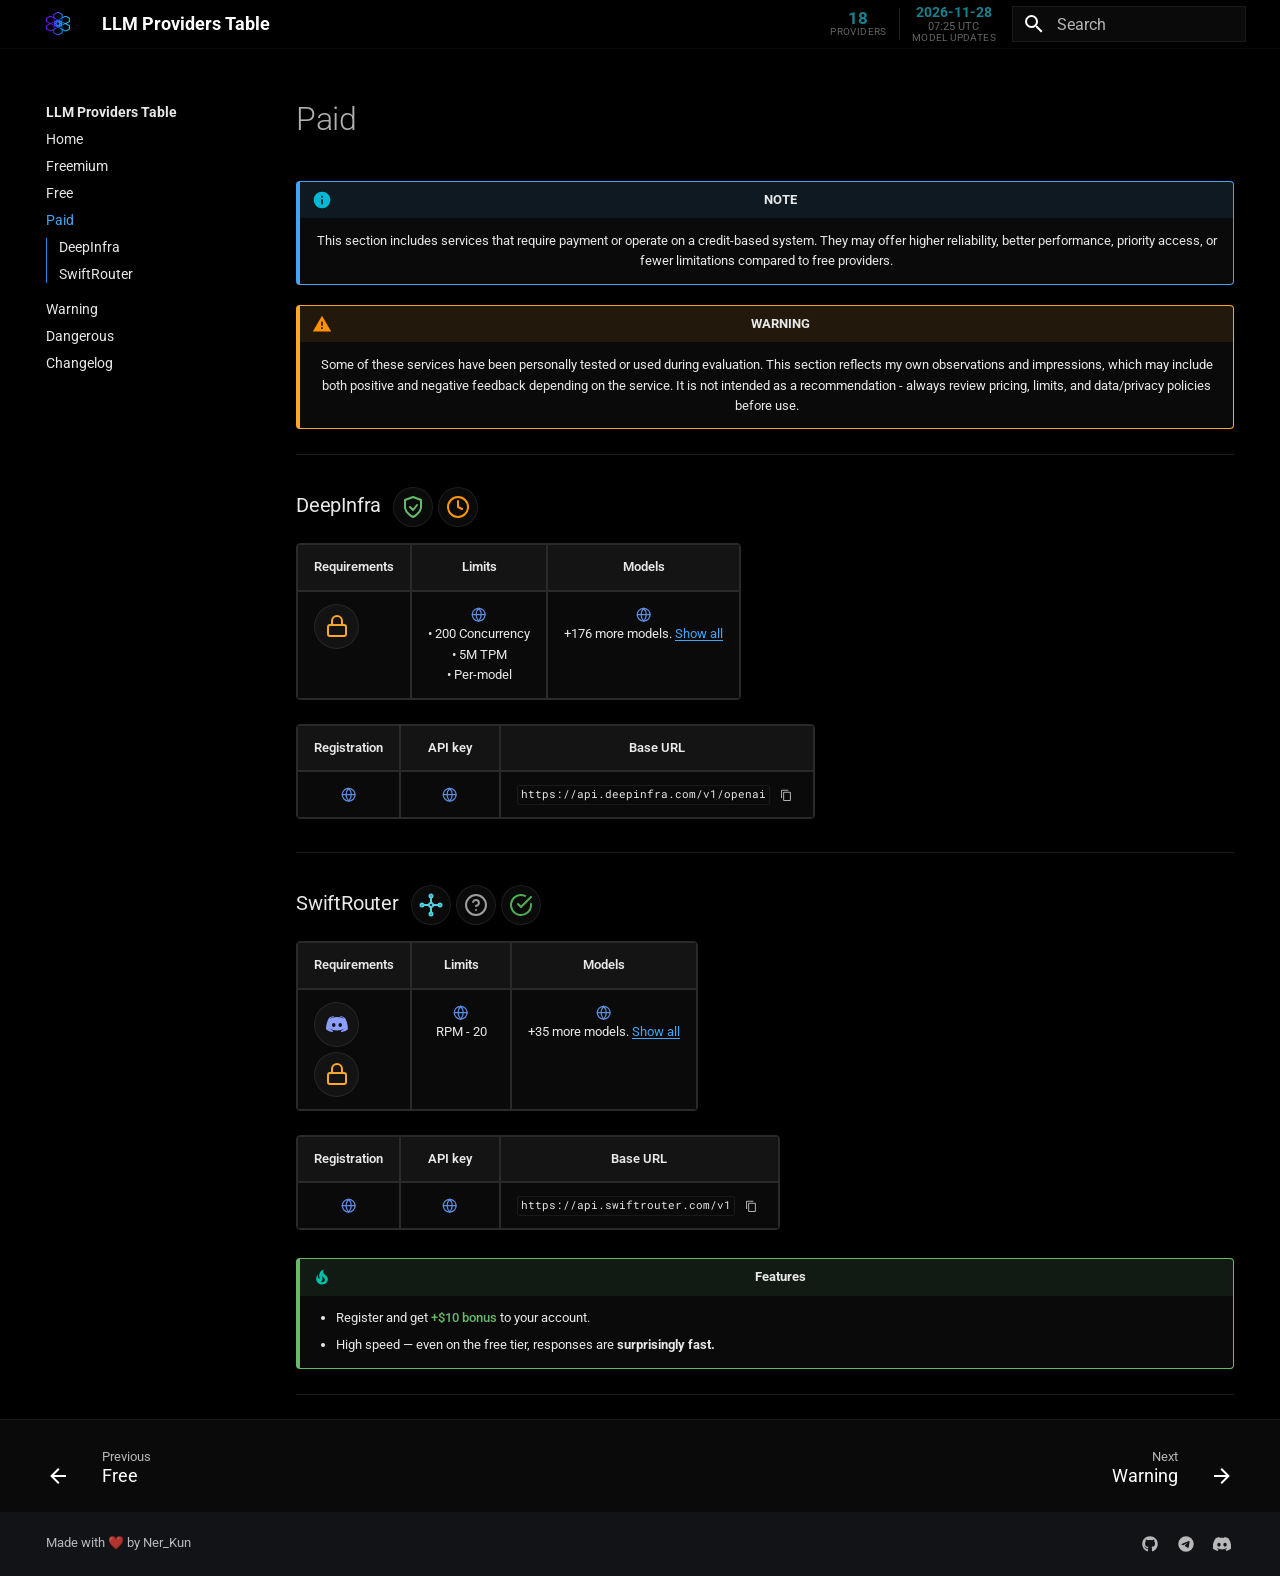
<file: paid/index.html>
<!doctype html>
<html lang="en" class="no-js">
  <head>
    
      <meta charset="utf-8">
      <meta name="viewport" content="width=device-width,initial-scale=1">
      
        <meta name="description" content="Free, freemium, and paid LLM API providers table">
      
      
        <meta name="author" content="Ner_Kun">
      
      
        <link rel="canonical" href="https://ner-kun.github.io/Table_LLM_providers/paid/">
      
      
        <link rel="prev" href="../free/">
      
      
        <link rel="next" href="../caution/">
      
      
        
      
      
      <link rel="icon" href="../images/favicon.png">
      <meta name="generator" content="mkdocs-1.6.1, mkdocs-material-9.8.2">
    
    
      
        <title>Paid - LLM Providers Table</title>
      
    
    
      <link rel="stylesheet" href="../assets/stylesheets/main.57a0d79d.min.css">
      
        
        <link rel="stylesheet" href="../assets/stylesheets/palette.fb2fffe2.min.css">
      
      


    
    
      
    
    
      
        
        
        <link rel="preconnect" href="https://fonts.gstatic.com" crossorigin>
        <link rel="stylesheet" href="https://fonts.googleapis.com/css?family=Roboto:300,300i,400,400i,700,700i%7CRoboto+Mono:400,400i,700,700i&display=fallback">
        <style>:root{--md-text-font:"Roboto";--md-code-font:"Roboto Mono"}</style>
      
    
    
      <link rel="stylesheet" href="../stylesheets/custom.css">
    
      <link rel="stylesheet" href="../stylesheets/icons.css">
    
      <link rel="stylesheet" href="../stylesheets/components/tables.css">
    
      <link rel="stylesheet" href="../stylesheets/components/admonitions.css">
    
      <link rel="stylesheet" href="../stylesheets/components/accessibility.css">
    
      <link rel="stylesheet" href="../stylesheets/components/code-blocks.css">
    
      <link rel="stylesheet" href="../stylesheets/components/navigation.css">
    
      <link rel="stylesheet" href="../stylesheets/components/additional.css">
    
      <link rel="stylesheet" href="../stylesheets/components/screenshot-gallery.css">
    
      <link rel="stylesheet" href="../stylesheets/components/glass-header.css">
    
      <link rel="stylesheet" href="../stylesheets/components/header-stats.css">
    
      <link rel="stylesheet" href="../stylesheets/modal/modal.css">
    
      <link rel="stylesheet" href="../stylesheets/providers/source-badge.css">
    
      <link rel="stylesheet" href="../stylesheets/providers/service-status.css">
    
      <link rel="stylesheet" href="../stylesheets/providers/provider-meta.css">
    
    <script>__md_scope=new URL("..",location),__md_hash=e=>[...e].reduce(((e,_)=>(e<<5)-e+_.charCodeAt(0)),0),__md_get=(e,_=localStorage,t=__md_scope)=>JSON.parse(_.getItem(t.pathname+"."+e)),__md_set=(e,_,t=localStorage,a=__md_scope)=>{try{t.setItem(a.pathname+"."+e,JSON.stringify(_))}catch(e){}}</script>
    
      

    
    
  <!-- Primary Meta Tags -->
  <meta name="title" content="LLM provider table">
  <meta name="description" content="A table of free, freemium, and paid LLM providers. It includes limits, registration requirements, Base URLs, and links to obtain API keys.">
  <meta name="author" content="Ner_Kun">
  
  <!-- Open Graph -->
  <meta property="og:type" content="website">
  <meta property="og:url" content="https://ner-kun.github.io/Table_LLM_providers/">
  <meta property="og:title" content="LLM provider table">
  <meta property="og:description" content="A table of free, freemium, and paid LLM providers. It includes limits, registration requirements, Base URLs, and links to obtain API keys.">
  <meta property="og:site_name" content="LLM Providers Table">
  
  <!-- X -->
  <meta name="twitter:card" content="summary_large_image">
  <meta name="twitter:url" content="https://ner-kun.github.io/Table_LLM_providers/">
  <meta name="twitter:title" content="LLM provider table">
  <meta name="twitter:description" content="A table of free, freemium, and paid LLM providers. It includes limits, registration requirements, Base URLs, and links to obtain API keys.">
  
  <!-- Favicon -->
  <link rel="icon" type="image/png" sizes="32x32" href="../images/favicon.png">
  <link rel="apple-touch-icon" sizes="192x192" href="../images/logo-192.png">
  
  <!-- Open Graph Image -->
  <meta property="og:image" content="https://ner-kun.github.io/Table_LLM_providers/images/og-image.png">
  <meta property="og:image:width" content="1200">
  <meta property="og:image:height" content="630">
  
  <!-- X Image -->
  <meta name="twitter:image" content="https://ner-kun.github.io/Table_LLM_providers/images/og-image.png">
  
  <!-- Additional Meta Tags -->
  <meta name="keywords" content="LLM, API, providers, free, freemium, paid, OpenAI, Claude, GPT, AI, language models">
  <meta name="robots" content="index, follow">
  <link rel="canonical" href="https://ner-kun.github.io/Table_LLM_providers/">

  <!-- GoatCounter analytics -->
  <script data-goatcounter="https://nerkunoff.goatcounter.com/count"
          async src="//gc.zgo.at/count.js"></script>

  </head>
  
  
    
    
      
    
    
    
    
    <body dir="ltr" data-md-color-scheme="slate" data-md-color-primary="blue-grey" data-md-color-accent="cyan">
  
    
    <input class="md-toggle" data-md-toggle="drawer" type="checkbox" id="__drawer" autocomplete="off">
    <input class="md-toggle" data-md-toggle="search" type="checkbox" id="__search" autocomplete="off">
    <label class="md-overlay" for="__drawer"></label>
    <div data-md-component="skip">
      
        
        <a href="#paid" class="md-skip">
          Skip to content
        </a>
      
    </div>
    <div data-md-component="announce">
      
    </div>
    
    
      

  

<header class="md-header md-header--shadow" data-md-component="header">
  <nav class="md-header__inner md-grid" aria-label="Header">
    <a href=".." title="LLM Providers Table" class="md-header__button md-logo" aria-label="LLM Providers Table" data-md-component="logo">
      
  <img src="../images/logo-192.png" alt="logo">

    </a>
    <label class="md-header__button md-icon" for="__drawer">
      
      <svg xmlns="http://www.w3.org/2000/svg" viewBox="0 0 24 24"><path d="M3 6h18v2H3zm0 5h18v2H3zm0 5h18v2H3z"/></svg>
    </label>
    <div class="md-header__title" data-md-component="header-title">
      <div class="md-header__ellipsis">
        <div class="md-header__topic">
          <span class="md-ellipsis">
            LLM Providers Table
          </span>
        </div>
        <div class="md-header__topic" data-md-component="header-topic">
          <span class="md-ellipsis">
            
              Paid
            
          </span>
        </div>
      </div>
    </div>
    
      
        <form class="md-header__option" data-md-component="palette">
  
    
    
    
    <input class="md-option" data-md-color-media="" data-md-color-scheme="slate" data-md-color-primary="blue-grey" data-md-color-accent="cyan"  aria-hidden="true"  type="radio" name="__palette" id="__palette_0">
    
  
</form>
      
    
    
      <script>var palette=__md_get("__palette");if(palette&&palette.color){if("(prefers-color-scheme)"===palette.color.media){var media=matchMedia("(prefers-color-scheme: light)"),input=document.querySelector(media.matches?"[data-md-color-media='(prefers-color-scheme: light)']":"[data-md-color-media='(prefers-color-scheme: dark)']");palette.color.media=input.getAttribute("data-md-color-media"),palette.color.scheme=input.getAttribute("data-md-color-scheme"),palette.color.primary=input.getAttribute("data-md-color-primary"),palette.color.accent=input.getAttribute("data-md-color-accent")}for(var[key,value]of Object.entries(palette.color))document.body.setAttribute("data-md-color-"+key,value)}</script>
    
    
    
      
      
        <label class="md-header__button md-icon" for="__search">
          
          <svg xmlns="http://www.w3.org/2000/svg" viewBox="0 0 24 24"><path d="M9.5 3A6.5 6.5 0 0 1 16 9.5c0 1.61-.59 3.09-1.56 4.23l.27.27h.79l5 5-1.5 1.5-5-5v-.79l-.27-.27A6.52 6.52 0 0 1 9.5 16 6.5 6.5 0 0 1 3 9.5 6.5 6.5 0 0 1 9.5 3m0 2C7 5 5 7 5 9.5S7 14 9.5 14 14 12 14 9.5 12 5 9.5 5"/></svg>
        </label>
        <div class="md-search" data-md-component="search" role="dialog">
  <label class="md-search__overlay" for="__search"></label>
  <div class="md-search__inner" role="search">
    <form class="md-search__form" name="search">
      <input type="text" class="md-search__input" name="query" aria-label="Search" placeholder="Search" autocapitalize="off" autocorrect="off" autocomplete="off" spellcheck="false" data-md-component="search-query" required>
      <label class="md-search__icon md-icon" for="__search">
        
        <svg xmlns="http://www.w3.org/2000/svg" viewBox="0 0 24 24"><path d="M9.5 3A6.5 6.5 0 0 1 16 9.5c0 1.61-.59 3.09-1.56 4.23l.27.27h.79l5 5-1.5 1.5-5-5v-.79l-.27-.27A6.52 6.52 0 0 1 9.5 16 6.5 6.5 0 0 1 3 9.5 6.5 6.5 0 0 1 9.5 3m0 2C7 5 5 7 5 9.5S7 14 9.5 14 14 12 14 9.5 12 5 9.5 5"/></svg>
        
        <svg xmlns="http://www.w3.org/2000/svg" viewBox="0 0 24 24"><path d="M20 11v2H8l5.5 5.5-1.42 1.42L4.16 12l7.92-7.92L13.5 5.5 8 11z"/></svg>
      </label>
      <nav class="md-search__options" aria-label="Search">
        
        <button type="reset" class="md-search__icon md-icon" title="Clear" aria-label="Clear" tabindex="-1">
          
          <svg xmlns="http://www.w3.org/2000/svg" viewBox="0 0 24 24"><path d="M19 6.41 17.59 5 12 10.59 6.41 5 5 6.41 10.59 12 5 17.59 6.41 19 12 13.41 17.59 19 19 17.59 13.41 12z"/></svg>
        </button>
      </nav>
      
        <div class="md-search__suggest" data-md-component="search-suggest"></div>
      
    </form>
    <div class="md-search__output">
      <div class="md-search__scrollwrap" tabindex="0" data-md-scrollfix>
        <div class="md-search-result" data-md-component="search-result">
          <div class="md-search-result__meta">
            Initializing search
          </div>
          <ol class="md-search-result__list" role="presentation"></ol>
        </div>
      </div>
    </div>
  </div>
</div>
      
    
    
  </nav>
  
</header>
    
    <div class="md-container" data-md-component="container">
      
      
        
          
        
      
      <main class="md-main" data-md-component="main">
        <div class="md-main__inner md-grid">
          
            
              
              <div class="md-sidebar md-sidebar--primary" data-md-component="sidebar" data-md-type="navigation" >
                <div class="md-sidebar__scrollwrap">
                  <div class="md-sidebar__inner">
                    



  

<nav class="md-nav md-nav--primary md-nav--integrated" aria-label="Navigation" data-md-level="0">
  <label class="md-nav__title" for="__drawer">
    <a href=".." title="LLM Providers Table" class="md-nav__button md-logo" aria-label="LLM Providers Table" data-md-component="logo">
      
  <img src="../images/logo-192.png" alt="logo">

    </a>
    LLM Providers Table
  </label>
  
  <ul class="md-nav__list" data-md-scrollfix>
    
      
      
  
  
  
  
    <li class="md-nav__item">
      <a href=".." class="md-nav__link">
        
  
  
  <span class="md-ellipsis">
    
  
    Home
  

    
  </span>
  
  

      </a>
    </li>
  

    
      
      
  
  
  
  
    <li class="md-nav__item">
      <a href="../freemium/" class="md-nav__link">
        
  
  
  <span class="md-ellipsis">
    
  
    Freemium
  

    
  </span>
  
  

      </a>
    </li>
  

    
      
      
  
  
  
  
    <li class="md-nav__item">
      <a href="../free/" class="md-nav__link">
        
  
  
  <span class="md-ellipsis">
    
  
    Free
  

    
  </span>
  
  

      </a>
    </li>
  

    
      
      
  
  
    
  
  
  
    <li class="md-nav__item md-nav__item--active">
      
      <input class="md-nav__toggle md-toggle" type="checkbox" id="__toc">
      
      
        
      
      
        <label class="md-nav__link md-nav__link--active" for="__toc">
          
  
  
  <span class="md-ellipsis">
    
  
    Paid
  

    
  </span>
  
  

          <span class="md-nav__icon md-icon"></span>
        </label>
      
      <a href="./" class="md-nav__link md-nav__link--active">
        
  
  
  <span class="md-ellipsis">
    
  
    Paid
  

    
  </span>
  
  

      </a>
      
        

<nav class="md-nav md-nav--secondary" aria-label="Table of contents">
  
  
  
    
  
  
    <label class="md-nav__title" for="__toc">
      <span class="md-nav__icon md-icon"></span>
      Table of contents
    </label>
    <ul class="md-nav__list" data-md-component="toc" data-md-scrollfix>
      
        <li class="md-nav__item">
  <a href="#deepinfra" class="md-nav__link">
    <span class="md-ellipsis">
      
        DeepInfra
      
    </span>
  </a>
  
</li>
      
        <li class="md-nav__item">
  <a href="#swiftrouter" class="md-nav__link">
    <span class="md-ellipsis">
      
        SwiftRouter
      
    </span>
  </a>
  
</li>
      
    </ul>
  
</nav>
      
    </li>
  

    
      
      
  
  
  
  
    <li class="md-nav__item">
      <a href="../caution/" class="md-nav__link">
        
  
  
  <span class="md-ellipsis">
    
  
    Warning
  

    
  </span>
  
  

      </a>
    </li>
  

    
      
      
  
  
  
  
    <li class="md-nav__item">
      <a href="../dangerous/" class="md-nav__link">
        
  
  
  <span class="md-ellipsis">
    
  
    Dangerous
  

    
  </span>
  
  

      </a>
    </li>
  

    
      
      
  
  
  
  
    <li class="md-nav__item">
      <a href="../changelog/" class="md-nav__link">
        
  
  
  <span class="md-ellipsis">
    
  
    Changelog
  

    
  </span>
  
  

      </a>
    </li>
  

    
  </ul>
</nav>
                  </div>
                </div>
              </div>
            
            
          
          
            <div class="md-content" data-md-component="content">
              
              <article class="md-content__inner md-typeset">
                
                  



<h1 id="paid">Paid</h1>
<div class="admonition info">
<p class="admonition-title">NOTE</p>
<p>This section includes services that require payment or operate on a credit-based system.
They may offer higher reliability, better performance, priority access, or fewer limitations compared to free providers.</p>
</div>
<div class="admonition warning">
<p class="admonition-title">WARNING</p>
<p>Some of these services have been personally tested or used during evaluation. This section reflects my own observations and impressions, which may include both positive and negative feedback depending on the service. It is not intended as a recommendation - always review pricing, limits, and data/privacy policies before use.</p>
</div>
<hr />
<h3 id="deepinfra">DeepInfra <span class="provider-meta"><button type="button" class="provider-meta__item provider-meta__status--official" data-tooltip="Official service" aria-label="Official service"><svg xmlns="http://www.w3.org/2000/svg" viewBox="0 0 24 24" fill="none" stroke="currentColor" stroke-width="2" stroke-linecap="round" stroke-linejoin="round"><path d="M12 22s8-4 8-10V5l-8-3-8 3v7c0 6 8 10 8 10z"/><polyline points="9 12 12 15 16 10"/></svg></button><button type="button" class="provider-meta__item provider-meta__testing provider-meta__testing--in-progress" data-tooltip="Currently being tested" aria-label="Currently being tested"><svg xmlns="http://www.w3.org/2000/svg" viewBox="0 0 24 24" fill="none" stroke="#ff9800" stroke-width="2" stroke-linecap="round" stroke-linejoin="round"><circle cx="12" cy="12" r="10"/><polyline points="12 6 12 12 16 14"/></svg></button></span></h3>
<table>
<thead>
<tr>
<th style="text-align: left;">Requirements</th>
<th style="text-align: center;">Limits</th>
<th style="text-align: center;">Models</th>
</tr>
</thead>
<tbody>
<tr>
<td style="text-align: left;"><span class="requirements-list"><button type="button" class="requirement-icon" data-tooltip="Standard registration" aria-label="Standard registration"><svg xmlns="http://www.w3.org/2000/svg" viewBox="0 0 24 24" fill="none" stroke="#ffa726" stroke-width="2" stroke-linecap="round" stroke-linejoin="round"><rect x="3" y="11" width="18" height="11" rx="2" ry="2"/><path d="M7 11V7a5 5 0 0 1 10 0v4"/></svg></button></span></td>
<td style="text-align: center;"><a href="https://docs.deepinfra.com/account/rate-limits"><span class="link-icon"><svg xmlns="http://www.w3.org/2000/svg" viewBox="0 0 24 24" fill="none" stroke="currentColor" stroke-width="2" stroke-linecap="round" stroke-linejoin="round"><circle cx="12" cy="12" r="10"/><line x1="2" y1="12" x2="22" y2="12"/><path d="M12 2a15.3 15.3 0 0 1 4 10 15.3 15.3 0 0 1-4 10 15.3 15.3 0 0 1-4-10 15.3 15.3 0 0 1 4-10z"/></svg></span></a><br>• 200 Concurrency<br>• 5M TPM<br>• Per-model</td>
<td style="text-align: center;"><a href="https://deepinfra.com/models"><span class="link-icon"><svg xmlns="http://www.w3.org/2000/svg" viewBox="0 0 24 24" fill="none" stroke="currentColor" stroke-width="2" stroke-linecap="round" stroke-linejoin="round"><circle cx="12" cy="12" r="10"/><line x1="2" y1="12" x2="22" y2="12"/><path d="M12 2a15.3 15.3 0 0 1 4 10 15.3 15.3 0 0 1-4 10 15.3 15.3 0 0 1-4-10 15.3 15.3 0 0 1 4-10z"/></svg></span></a><br><!-- MODELS_START -->+176 more models. <a class="models-show-all" data-provider="DeepInfra">Show all</a><!-- MODELS_END --></td>
</tr>
</tbody>
</table>
<table>
<thead>
<tr>
<th style="text-align: center;">Registration</th>
<th style="text-align: center;">API key</th>
<th style="text-align: center;">Base URL</th>
</tr>
</thead>
<tbody>
<tr>
<td style="text-align: center;"><a href="https://deepinfra.com/"><span class="link-icon"><svg xmlns="http://www.w3.org/2000/svg" viewBox="0 0 24 24" fill="none" stroke="currentColor" stroke-width="2" stroke-linecap="round" stroke-linejoin="round"><circle cx="12" cy="12" r="10"/><line x1="2" y1="12" x2="22" y2="12"/><path d="M12 2a15.3 15.3 0 0 1 4 10 15.3 15.3 0 0 1-4 10 15.3 15.3 0 0 1-4-10 15.3 15.3 0 0 1 4-10z"/></svg></span></a></td>
<td style="text-align: center;"><a href="https://deepinfra.com/dash/keys"><span class="link-icon"><svg xmlns="http://www.w3.org/2000/svg" viewBox="0 0 24 24" fill="none" stroke="currentColor" stroke-width="2" stroke-linecap="round" stroke-linejoin="round"><circle cx="12" cy="12" r="10"/><line x1="2" y1="12" x2="22" y2="12"/><path d="M12 2a15.3 15.3 0 0 1 4 10 15.3 15.3 0 0 1-4 10 15.3 15.3 0 0 1-4-10 15.3 15.3 0 0 1 4-10z"/></svg></span></a></td>
<td style="text-align: center;"><code>https://api.deepinfra.com/v1/openai</code></td>
</tr>
</tbody>
</table>
<hr />
<h3 id="swiftrouter">SwiftRouter <span class="provider-meta"><button type="button" class="provider-meta__item provider-meta__status--aggregator" data-tooltip="Aggregator / AI Gateway" aria-label="Aggregator / AI Gateway"><svg xmlns="http://www.w3.org/2000/svg" viewBox="0 0 24 24" fill="none" stroke="currentColor" stroke-width="2" stroke-linecap="round" stroke-linejoin="round"><circle cx="12" cy="12" r="2"/><circle cx="12" cy="3" r="1.5"/><circle cx="12" cy="21" r="1.5"/><circle cx="3" cy="12" r="1.5"/><circle cx="21" cy="12" r="1.5"/><line x1="12" y1="4.5" x2="12" y2="10"/><line x1="12" y1="14" x2="12" y2="19.5"/><line x1="4.5" y1="12" x2="10" y2="12"/><line x1="14" y1="12" x2="19.5" y2="12"/></svg></button><button type="button" class="provider-meta__item provider-meta__status--unknown" data-tooltip="Unknown" aria-label="Unknown"><svg xmlns="http://www.w3.org/2000/svg" viewBox="0 0 24 24" fill="none" stroke="currentColor" stroke-width="2" stroke-linecap="round" stroke-linejoin="round"><circle cx="12" cy="12" r="10"/><path d="M9.09 9a3 3 0 0 1 5.83 1c0 2-3 3-3 3"/><line x1="12" y1="17" x2="12.01" y2="17"/></svg></button><button type="button" class="provider-meta__item provider-meta__testing provider-meta__testing--tested" data-tooltip="Tested by the author" aria-label="Tested by the author"><svg xmlns="http://www.w3.org/2000/svg" viewBox="0 0 24 24" fill="none" stroke="#4caf50" stroke-width="2" stroke-linecap="round" stroke-linejoin="round"><path d="M22 11.08V12a10 10 0 1 1-5.93-9.14"/><polyline points="22 4 12 14.01 9 11.01"/></svg></button></span></h3>
<table>
<thead>
<tr>
<th style="text-align: left;">Requirements</th>
<th style="text-align: center;">Limits</th>
<th style="text-align: center;">Models</th>
</tr>
</thead>
<tbody>
<tr>
<td style="text-align: left;"><span class="requirements-list"><button type="button" class="requirement-icon" data-tooltip="Discord account required" aria-label="Discord account required"><svg xmlns="http://www.w3.org/2000/svg" viewBox="0 0 48 48" fill="none"><path fill="#8c9eff" d="M40,12c0,0-4.585-3.588-10-4l-0.488,0.976C34.408,10.174,36.654,11.891,39,14c-4.045-2.065-8.039-4-15-4s-10.955,1.935-15,4c2.346-2.109,5.018-4.015,9.488-5.024L18,8c-5.681,0.537-10,4-10,4s-5.121,7.425-6,22c5.162,5.953,13,6,13,6l1.639-2.185C13.857,36.848,10.715,35.121,8,32c3.238,2.45,8.125,5,16,5s12.762-2.55,16-5c-2.715,3.121-5.857,4.848-8.639,5.815L33,40c0,0,7.838-0.047,13-6C45.121,19.425,40,12,40,12z M17.5,30c-1.933,0-3.5-1.791-3.5-4c0-2.209,1.567-4,3.5-4s3.5,1.791,3.5,4C21,28.209,19.433,30,17.5,30z M30.5,30c-1.933,0-3.5-1.791-3.5-4c0-2.209,1.567-4,3.5-4s3.5,1.791,3.5,4C34,28.209,32.433,30,30.5,30z"/></svg></button><button type="button" class="requirement-icon" data-tooltip="Standard registration" aria-label="Standard registration"><svg xmlns="http://www.w3.org/2000/svg" viewBox="0 0 24 24" fill="none" stroke="#ffa726" stroke-width="2" stroke-linecap="round" stroke-linejoin="round"><rect x="3" y="11" width="18" height="11" rx="2" ry="2"/><path d="M7 11V7a5 5 0 0 1 10 0v4"/></svg></button></span></td>
<td style="text-align: center;"><a href="https://swiftrouter.com/docs/dev-docs/rate-limits"><span class="link-icon"><svg xmlns="http://www.w3.org/2000/svg" viewBox="0 0 24 24" fill="none" stroke="currentColor" stroke-width="2" stroke-linecap="round" stroke-linejoin="round"><circle cx="12" cy="12" r="10"/><line x1="2" y1="12" x2="22" y2="12"/><path d="M12 2a15.3 15.3 0 0 1 4 10 15.3 15.3 0 0 1-4 10 15.3 15.3 0 0 1-4-10 15.3 15.3 0 0 1 4-10z"/></svg></span></a><br>RPM - 20</td>
<td style="text-align: center;"><a href="https://swiftrouter.com/models"><span class="link-icon"><svg xmlns="http://www.w3.org/2000/svg" viewBox="0 0 24 24" fill="none" stroke="currentColor" stroke-width="2" stroke-linecap="round" stroke-linejoin="round"><circle cx="12" cy="12" r="10"/><line x1="2" y1="12" x2="22" y2="12"/><path d="M12 2a15.3 15.3 0 0 1 4 10 15.3 15.3 0 0 1-4 10 15.3 15.3 0 0 1-4-10 15.3 15.3 0 0 1 4-10z"/></svg></span></a><br><!-- MODELS_START -->+35 more models. <a class="models-show-all" data-provider="SwiftRouter">Show all</a><!-- MODELS_END --></td>
</tr>
</tbody>
</table>
<table>
<thead>
<tr>
<th style="text-align: center;">Registration</th>
<th style="text-align: center;">API key</th>
<th style="text-align: center;">Base URL</th>
</tr>
</thead>
<tbody>
<tr>
<td style="text-align: center;"><a href="https://swiftrouter.com/?auth=signup&amp;ref=EMU94WK3DV"><span class="link-icon"><svg xmlns="http://www.w3.org/2000/svg" viewBox="0 0 24 24" fill="none" stroke="currentColor" stroke-width="2" stroke-linecap="round" stroke-linejoin="round"><circle cx="12" cy="12" r="10"/><line x1="2" y1="12" x2="22" y2="12"/><path d="M12 2a15.3 15.3 0 0 1 4 10 15.3 15.3 0 0 1-4 10 15.3 15.3 0 0 1-4-10 15.3 15.3 0 0 1 4-10z"/></svg></span></a></td>
<td style="text-align: center;"><a href="https://swiftrouter.com/dashboard/api-keys"><span class="link-icon"><svg xmlns="http://www.w3.org/2000/svg" viewBox="0 0 24 24" fill="none" stroke="currentColor" stroke-width="2" stroke-linecap="round" stroke-linejoin="round"><circle cx="12" cy="12" r="10"/><line x1="2" y1="12" x2="22" y2="12"/><path d="M12 2a15.3 15.3 0 0 1 4 10 15.3 15.3 0 0 1-4 10 15.3 15.3 0 0 1-4-10 15.3 15.3 0 0 1 4-10z"/></svg></span></a></td>
<td style="text-align: center;"><code>https://api.swiftrouter.com/v1</code></td>
</tr>
</tbody>
</table>
<div class="admonition tip">
<p class="admonition-title">Features</p>
<ul>
<li>Register and get <span class="text-green">+$10 bonus</span> to your account.</li>
<li>High speed — even on the free tier, responses are <strong>surprisingly fast.</strong></li>
</ul>
</div>
<hr />












                
              </article>
            </div>
          
          
<script>var target=document.getElementById(location.hash.slice(1));target&&target.name&&(target.checked=target.name.startsWith("__tabbed_"))</script>
        </div>
        
          <button type="button" class="md-top md-icon" data-md-component="top" hidden>
  
  <svg xmlns="http://www.w3.org/2000/svg" viewBox="0 0 24 24"><path d="M13 20h-2V8l-5.5 5.5-1.42-1.42L12 4.16l7.92 7.92-1.42 1.42L13 8z"/></svg>
  Back to top
</button>
        
      </main>
      
        <footer class="md-footer">
  
    
      
      <nav class="md-footer__inner md-grid" aria-label="Footer" >
        
          
          <a href="../free/" class="md-footer__link md-footer__link--prev" aria-label="Previous: Free">
            <div class="md-footer__button md-icon">
              
              <svg xmlns="http://www.w3.org/2000/svg" viewBox="0 0 24 24"><path d="M20 11v2H8l5.5 5.5-1.42 1.42L4.16 12l7.92-7.92L13.5 5.5 8 11z"/></svg>
            </div>
            <div class="md-footer__title">
              <span class="md-footer__direction">
                Previous
              </span>
              <div class="md-ellipsis">
                Free
              </div>
            </div>
          </a>
        
        
          
          <a href="../caution/" class="md-footer__link md-footer__link--next" aria-label="Next: Warning">
            <div class="md-footer__title">
              <span class="md-footer__direction">
                Next
              </span>
              <div class="md-ellipsis">
                Warning
              </div>
            </div>
            <div class="md-footer__button md-icon">
              
              <svg xmlns="http://www.w3.org/2000/svg" viewBox="0 0 24 24"><path d="M4 11v2h12l-5.5 5.5 1.42 1.42L19.84 12l-7.92-7.92L10.5 5.5 16 11z"/></svg>
            </div>
          </a>
        
      </nav>
    
  
  <div class="md-footer-meta md-typeset">
    <div class="md-footer-meta__inner md-grid">
      <div class="md-copyright">
  
    <div class="md-copyright__highlight">
      Made with ❤️ by Ner_Kun
    </div>
  
  
</div>
      
        
<div class="md-social">
  
    
    
    
    
      
      
    
    <a href="https://github.com/Ner-Kun/Table_LLM_providers" target="_blank" rel="noopener" title="github.com" class="md-social__link">
      <svg xmlns="http://www.w3.org/2000/svg" viewBox="0 0 512 512"><!--! Font Awesome Free 7.1.0 by @fontawesome - https://fontawesome.com License - https://fontawesome.com/license/free (Icons: CC BY 4.0, Fonts: SIL OFL 1.1, Code: MIT License) Copyright 2025 Fonticons, Inc.--><path d="M173.9 397.4c0 2-2.3 3.6-5.2 3.6-3.3.3-5.6-1.3-5.6-3.6 0-2 2.3-3.6 5.2-3.6 3-.3 5.6 1.3 5.6 3.6m-31.1-4.5c-.7 2 1.3 4.3 4.3 4.9 2.6 1 5.6 0 6.2-2s-1.3-4.3-4.3-5.2c-2.6-.7-5.5.3-6.2 2.3m44.2-1.7c-2.9.7-4.9 2.6-4.6 4.9.3 2 2.9 3.3 5.9 2.6 2.9-.7 4.9-2.6 4.6-4.6-.3-1.9-3-3.2-5.9-2.9M252.8 8C114.1 8 8 113.3 8 252c0 110.9 69.8 205.8 169.5 239.2 12.8 2.3 17.3-5.6 17.3-12.1 0-6.2-.3-40.4-.3-61.4 0 0-70 15-84.7-29.8 0 0-11.4-29.1-27.8-36.6 0 0-22.9-15.7 1.6-15.4 0 0 24.9 2 38.6 25.8 21.9 38.6 58.6 27.5 72.9 20.9 2.3-16 8.8-27.1 16-33.7-55.9-6.2-112.3-14.3-112.3-110.5 0-27.5 7.6-41.3 23.6-58.9-2.6-6.5-11.1-33.3 2.6-67.9 20.9-6.5 69 27 69 27 20-5.6 41.5-8.5 62.8-8.5s42.8 2.9 62.8 8.5c0 0 48.1-33.6 69-27 13.7 34.7 5.2 61.4 2.6 67.9 16 17.7 25.8 31.5 25.8 58.9 0 96.5-58.9 104.2-114.8 110.5 9.2 7.9 17 22.9 17 46.4 0 33.7-.3 75.4-.3 83.6 0 6.5 4.6 14.4 17.3 12.1C436.2 457.8 504 362.9 504 252 504 113.3 391.5 8 252.8 8M105.2 352.9c-1.3 1-1 3.3.7 5.2 1.6 1.6 3.9 2.3 5.2 1 1.3-1 1-3.3-.7-5.2-1.6-1.6-3.9-2.3-5.2-1m-10.8-8.1c-.7 1.3.3 2.9 2.3 3.9 1.6 1 3.6.7 4.3-.7.7-1.3-.3-2.9-2.3-3.9-2-.6-3.6-.3-4.3.7m32.4 35.6c-1.6 1.3-1 4.3 1.3 6.2 2.3 2.3 5.2 2.6 6.5 1 1.3-1.3.7-4.3-1.3-6.2-2.2-2.3-5.2-2.6-6.5-1m-11.4-14.7c-1.6 1-1.6 3.6 0 5.9s4.3 3.3 5.6 2.3c1.6-1.3 1.6-3.9 0-6.2-1.4-2.3-4-3.3-5.6-2"/></svg>
    </a>
  
    
    
    
    
      
      
    
    <a href="https://t.me/ner_kun_off" target="_blank" rel="noopener" title="t.me" class="md-social__link">
      <svg xmlns="http://www.w3.org/2000/svg" viewBox="0 0 512 512"><!--! Font Awesome Free 7.1.0 by @fontawesome - https://fontawesome.com License - https://fontawesome.com/license/free (Icons: CC BY 4.0, Fonts: SIL OFL 1.1, Code: MIT License) Copyright 2025 Fonticons, Inc.--><path d="M256 8a248 248 0 1 0 0 496 248 248 0 1 0 0-496m115 168.7c-3.7 39.2-19.9 134.4-28.1 178.3-3.5 18.6-10.3 24.8-16.9 25.4-14.4 1.3-25.3-9.5-39.3-18.7-21.8-14.3-34.2-23.2-55.3-37.2-24.5-16.1-8.6-25 5.3-39.5 3.7-3.8 67.1-61.5 68.3-66.7.2-.7.3-3.1-1.2-4.4s-3.6-.8-5.1-.5c-2.2.5-37.1 23.5-104.6 69.1-9.9 6.8-18.9 10.1-26.9 9.9-8.9-.2-25.9-5-38.6-9.1-15.5-5-27.9-7.7-26.8-16.3.6-4.5 6.7-9 18.4-13.7 72.3-31.5 120.5-52.3 144.6-62.3 68.9-28.6 83.2-33.6 92.5-33.8 2.1 0 6.6.5 9.6 2.9 2 1.7 3.2 4.1 3.5 6.7.5 3.2.6 6.5.4 9.8z"/></svg>
    </a>
  
    
    
    
    
      
      
    
    <a href="https://discord.gg/wp2b5sHbzB" target="_blank" rel="noopener" title="discord.gg" class="md-social__link">
      <svg xmlns="http://www.w3.org/2000/svg" viewBox="0 0 576 512"><!--! Font Awesome Free 7.1.0 by @fontawesome - https://fontawesome.com License - https://fontawesome.com/license/free (Icons: CC BY 4.0, Fonts: SIL OFL 1.1, Code: MIT License) Copyright 2025 Fonticons, Inc.--><path d="M492.5 69.8c-.2-.3-.4-.6-.8-.7-38.1-17.5-78.4-30-119.7-37.1-.4-.1-.8 0-1.1.1s-.6.4-.8.8c-5.5 9.9-10.5 20.2-14.9 30.6-44.6-6.8-89.9-6.8-134.4 0-4.5-10.5-9.5-20.7-15.1-30.6-.2-.3-.5-.6-.8-.8s-.7-.2-1.1-.2C162.5 39 122.2 51.5 84.1 69c-.3.1-.6.4-.8.7C7.1 183.5-13.8 294.6-3.6 404.2c0 .3.1.5.2.8s.3.4.5.6c44.4 32.9 94 58 146.8 74.2.4.1.8.1 1.1 0s.7-.4.9-.7c11.3-15.4 21.4-31.8 30-48.8.1-.2.2-.5.2-.8s0-.5-.1-.8-.2-.5-.4-.6-.4-.3-.7-.4c-15.8-6.1-31.2-13.4-45.9-21.9-.3-.2-.5-.4-.7-.6s-.3-.6-.3-.9 0-.6.2-.9.3-.5.6-.7c3.1-2.3 6.2-4.7 9.1-7.1.3-.2.6-.4.9-.4s.7 0 1 .1c96.2 43.9 200.4 43.9 295.5 0 .3-.1.7-.2 1-.2s.7.2.9.4c2.9 2.4 6 4.9 9.1 7.2.2.2.4.4.6.7s.2.6.2.9-.1.6-.3.9-.4.5-.6.6c-14.7 8.6-30 15.9-45.9 21.8-.2.1-.5.2-.7.4s-.3.4-.4.7-.1.5-.1.8.1.5.2.8c8.8 17 18.8 33.3 30 48.8.2.3.6.6.9.7s.8.1 1.1 0c52.9-16.2 102.6-41.3 147.1-74.2.2-.2.4-.4.5-.6s.2-.5.2-.8c12.3-126.8-20.5-236.9-86.9-334.5zm-302 267.7c-29 0-52.8-26.6-52.8-59.2s23.4-59.2 52.8-59.2c29.7 0 53.3 26.8 52.8 59.2 0 32.7-23.4 59.2-52.8 59.2m195.4 0c-29 0-52.8-26.6-52.8-59.2s23.4-59.2 52.8-59.2c29.7 0 53.3 26.8 52.8 59.2 0 32.7-23.2 59.2-52.8 59.2"/></svg>
    </a>
  
</div>
      
    </div>
  </div>
</footer>
      
    </div>
    <div class="md-dialog" data-md-component="dialog">
      <div class="md-dialog__inner md-typeset"></div>
    </div>
    
    
    
      
      
      <script id="__config" type="application/json">{"annotate": null, "base": "..", "features": ["navigation.footer", "navigation.top", "search.suggest", "search.highlight", "content.code.copy", "content.code.annotate", "content.tooltips", "toc.integrate"], "search": "../assets/javascripts/workers/search.a7633da7.min.js", "tags": null, "translations": {"clipboard.copied": "Copied to clipboard", "clipboard.copy": "Copy to clipboard", "search.result.more.one": "1 more on this page", "search.result.more.other": "# more on this page", "search.result.none": "No matching documents", "search.result.one": "1 matching document", "search.result.other": "# matching documents", "search.result.placeholder": "Type to start searching", "search.result.term.missing": "Missing", "select.version": "Select version"}, "version": null}</script>
    
    
  
      <script src="../assets/javascripts/bundle.a5f9d56c.min.js"></script>
      
    
  <script type="module" src="../javascripts/copy-inline.js"></script>
  <script type="module" src="../javascripts/models-modal.js"></script>
  <script type="module" src="../javascripts/provider-meta.js"></script>
  <script src="../javascripts/header-stats.js"></script>

  </body>
</html>
</file>
<file: stylesheets/custom.css>
:root {
  /* Card resize */
  --resize-dur: 300ms;
  --resize-ease: cubic-bezier(0.22, 1, 0.36, 1);
  /* Number pop-in */
  --digit-dur: 500ms;
  --digit-distance: 8px;
  --digit-stagger: 70ms;
  --digit-blur: 2px;
  --digit-ease: cubic-bezier(0.34, 1.45, 0.64, 1);
  --digit-dir-x: 0;
  --digit-dir-y: 1;
  /* Notification badge */
  --badge-slide-dur: 260ms;
  --badge-pop-dur: 500ms;
  --badge-pop-close-dur: 180ms;
  --badge-fade-dur: 400ms;
  --badge-fade-close-dur: 180ms;
  --badge-blur: 2px;
  --badge-offset-x: -8.2px;
  --badge-offset-y: 12.4px;
  --badge-slide-ease: cubic-bezier(0.22, 1, 0.36, 1);
  --badge-pop-ease: cubic-bezier(0.34, 1.36, 0.64, 1);
  --badge-close-ease: cubic-bezier(0.4, 0, 0.2, 1);
  /* Text states swap */
  --text-swap-dur: 150ms;
  --text-swap-translate-y: 4px;
  --text-swap-blur: 2px;
  --text-swap-ease: ease-in-out;
  /* Menu dropdown */
  --dropdown-open-dur: 250ms;
  --dropdown-close-dur: 150ms;
  --dropdown-pre-scale: 0.97;
  --dropdown-closing-scale: 0.99;
  --dropdown-ease: cubic-bezier(0.22, 1, 0.36, 1);
  /* Modal open / close */
  --modal-open-dur: 250ms;
  --modal-close-dur: 150ms;
  --modal-scale: 0.96;
  --modal-scale-close: 0.96;
  --modal-ease: cubic-bezier(0.22, 1, 0.36, 1);
  /* Panel reveal */
  --panel-open-dur: 400ms;
  --panel-close-dur: 350ms;
  --panel-translate-y: 100px;
  --panel-blur: 2px;
  --panel-ease: cubic-bezier(0.22, 1, 0.36, 1);
  /* Page side-by-side */
  --page-slide-dur: 200ms;
  --page-fade-dur: 200ms;
  --page-slide-distance: 8px;
  --page-blur: 3px;
  --page-stagger: 0ms;
  --page-exit-enabled: 1;
  --page-slide-ease: cubic-bezier(0.22, 1, 0.36, 1);
  --page-fade-ease: cubic-bezier(0.22, 1, 0.36, 1);
  /* Icon swap */
  --icon-swap-dur: 200ms;
  --icon-swap-blur: 2px;
  --icon-swap-start-scale: 0.25;
  --icon-swap-ease: ease-in-out;
  /* Success check */
  --check-opacity-dur: 550ms;
  --check-rotate-dur: 550ms;
  --check-rotate-from: 80deg;
  --check-bob-dur: 450ms;
  --check-y-amount: 40px;
  --check-blur-dur: 500ms;
  --check-blur-from: 10px;
  --check-path-dur: 550ms;
  --check-path-delay: 80ms;
  --check-ease-out: cubic-bezier(0.22, 1, 0.36, 1);
  --check-ease-opacity: cubic-bezier(0.22, 1, 0.36, 1);
  --check-ease-rotate: cubic-bezier(0.22, 1, 0.36, 1);
  --check-ease-bob: cubic-bezier(0.34, 1.35, 0.64, 1);
  --check-ease-path: cubic-bezier(0.22, 1, 0.36, 1);
  /* Avatar group hover */
  --avatar-lift: -4px;
  --avatar-dur: 320ms;
  --avatar-scale: 1.05;
  --avatar-falloff: 0.45;
  --avatar-ease-in: cubic-bezier(0.22, 1, 0.36, 1);
  --avatar-ease-out: cubic-bezier(0.34, 3.85, 0.64, 1);
  /* Error state shake */
  --shake-distance: 6px;
  --shake-overshoot: 4px;
  --shake-dur-a: 80ms;
  --shake-dur-b: 60ms;
  --shake-ease: cubic-bezier(0.22, 1, 0.36, 1);
  --revert-hold: 3000ms;
  --revert-dur: 280ms;
}

.t-icon-swap {
  position: relative;
  display: inline-grid;
}
.t-icon-swap .t-icon {
  grid-area: 1 / 1;
  will-change: opacity, filter, transform;
}

@media (prefers-reduced-motion: no-preference) {
  .t-icon-swap .t-icon {
    transition:
      opacity   var(--icon-swap-dur) var(--icon-swap-ease),
      filter    var(--icon-swap-dur) var(--icon-swap-ease),
      transform var(--icon-swap-dur) var(--icon-swap-ease);
  }
}
.t-icon-swap[data-state="a"] .t-icon[data-icon="a"],
.t-icon-swap[data-state="b"] .t-icon[data-icon="b"] {
  opacity: 1;
  filter: blur(0);
  transform: scale(1);
}
.t-icon-swap[data-state="a"] .t-icon[data-icon="b"],
.t-icon-swap[data-state="b"] .t-icon[data-icon="a"] {
  opacity: 0;
  filter: blur(var(--icon-swap-blur));
  transform: scale(var(--icon-swap-start-scale));
}


/* THEME VARIABLES */

[data-md-color-scheme="slate"] {
  --md-default-bg-color: #000000;
  --md-default-bg-color--light: #0a0a0a;
  --md-default-bg-color--lighter: #141414;
  --md-default-bg-color--lightest: #1a1a1a;

  --md-default-fg-color: #e8e8e8;
  --md-default-fg-color--light: #b0b0b0;
  --md-default-fg-color--lighter: #808080;
  --md-default-fg-color--lightest: #505050;

  --md-code-bg-color: #0a0a0a;
  --md-code-fg-color: #e8e8e8;
  --md-code-hl-color: rgba(66, 165, 245, 0.15);

  --md-typeset-a-color: #42a5f5;

  --md-primary-fg-color: #1e88e5;
  --md-accent-fg-color: #26c6da;

  --md-typeset-table-color: rgba(255, 255, 255, 0.05);
}

[data-md-color-scheme="slate"] .text-green { color: #66bb6a; font-weight: 500; }
[data-md-color-scheme="slate"] .text-red { color: #ef5350; font-weight: 500; }
[data-md-color-scheme="slate"] .text-orange { color: #ffa726; font-weight: 500; }
[data-md-color-scheme="slate"] .text-blue { color: #42a5f5; font-weight: 500; }
[data-md-color-scheme="slate"] .text-yellow { color: #ffca28; font-weight: 500; }
[data-md-color-scheme="slate"] .text-purple { color: #ab47bc; font-weight: 500; }
</file>
<file: stylesheets/icons.css>
/* SVG ICONS */

.provider-meta__item svg,
.requirement-icon svg,
.link-icon svg {
  width: 1.2em;
  height: 1.2em;
  display: block;
  fill: none;
  stroke-width: 2;
  stroke-linecap: round;
  stroke-linejoin: round;
}

.link-icon {
  display: inline-flex;
  align-items: center;
  justify-content: center;
  vertical-align: middle;
}

.link-icon svg {
  width: 1.2em;
  height: 1.2em;
}
</file>
<file: stylesheets/components/tables.css>
/* TABLES */

[data-md-color-scheme="slate"] .md-typeset table:not([class]) {
  background-color: #0a0a0a;
  border: 1px solid #2a2a2a;
  border-radius: 4px;
  display: block;
  overflow-x: auto;
  width: 100%;
  -webkit-overflow-scrolling: touch;
}

[data-md-color-scheme="slate"] .md-typeset table:not([class]) th {
  background-color: #141414;
  color: #e8e8e8;
  border: 1px solid #2a2a2a;
  font-weight: 600;
  padding: 12px 16px;
  white-space: nowrap;
}

[data-md-color-scheme="slate"] .md-typeset table:not([class]) td {
  border: 1px solid #2a2a2a;
  color: #e8e8e8;
  padding: 12px 16px;
}

[data-md-color-scheme="slate"] .md-typeset table:not([class]) tr:hover {
  background-color: #141414;
  transition: background-color 0.2s ease;
}

@media screen and (max-width: 768px) {
  [data-md-color-scheme="slate"] .md-typeset table:not([class]) {
    font-size: 14px;
  }

  [data-md-color-scheme="slate"] .md-typeset table:not([class]) th,
  [data-md-color-scheme="slate"] .md-typeset table:not([class]) td {
    padding: 8px 12px;
  }
}
</file>
<file: stylesheets/components/admonitions.css>
/* ADMONITIONS / NOTES / DETAILS */

[data-md-color-scheme="slate"] .md-typeset .admonition,
[data-md-color-scheme="slate"] .md-typeset details {
  background-color: #0a0a0a;
  border-left: 4px solid;
  border-radius: 4px;
}

[data-md-color-scheme="slate"] .md-typeset .admonition-title,
[data-md-color-scheme="slate"] .md-typeset summary {
  background-color: rgba(255, 255, 255, 0.03);
}

[data-md-color-scheme="slate"] .md-typeset details > p,
[data-md-color-scheme="slate"] .md-typeset .admonition > p {
  text-align: center;
}

[data-md-color-scheme="slate"] .md-typeset .admonition.info,
[data-md-color-scheme="slate"] .md-typeset details.info {
  border-color: #42a5f5;
}

[data-md-color-scheme="slate"] .md-typeset .info > .admonition-title,
[data-md-color-scheme="slate"] .md-typeset .info > summary {
  background-color: rgba(66, 165, 245, 0.1);
}

[data-md-color-scheme="slate"] .md-typeset .admonition.tip,
[data-md-color-scheme="slate"] .md-typeset details.tip {
  border-color: #66bb6a;
}

[data-md-color-scheme="slate"] .md-typeset .tip > .admonition-title,
[data-md-color-scheme="slate"] .md-typeset .tip > summary {
  background-color: rgba(102, 187, 106, 0.1);
}

[data-md-color-scheme="slate"] .md-typeset .admonition.warning,
[data-md-color-scheme="slate"] .md-typeset details.warning {
  border-color: #ffa726;
}

[data-md-color-scheme="slate"] .md-typeset .warning > .admonition-title,
[data-md-color-scheme="slate"] .md-typeset .warning > summary {
  background-color: rgba(255, 167, 38, 0.1);
}

[data-md-color-scheme="slate"] .md-typeset .admonition.danger,
[data-md-color-scheme="slate"] .md-typeset details.danger {
  border-color: #ef5350;
}

[data-md-color-scheme="slate"] .md-typeset .danger > .admonition-title,
[data-md-color-scheme="slate"] .md-typeset .danger > summary {
  background-color: rgba(239, 83, 80, 0.1);
}

[data-md-color-scheme="slate"] .md-typeset .admonition.note,
[data-md-color-scheme="slate"] .md-typeset details.note {
  border-color: #ab47bc;
}

[data-md-color-scheme="slate"] .md-typeset .note > .admonition-title,
[data-md-color-scheme="slate"] .md-typeset .note > summary {
  background-color: rgba(171, 71, 188, 0.1);
}
</file>
<file: stylesheets/components/accessibility.css>
/* ACCESSIBILITY */

[data-md-color-scheme="slate"] *:focus-visible {
  outline: 2px solid #42a5f5;
  outline-offset: 2px;
  border-radius: 2px;
}

[data-md-color-scheme="slate"] .md-button:focus-visible,
[data-md-color-scheme="slate"] .md-nav__link:focus-visible {
  outline: 2px solid #42a5f5;
  outline-offset: 2px;
}
</file>
<file: stylesheets/components/code-blocks.css>
/* CODE BLOCKS */

[data-md-color-scheme="slate"] .md-typeset code {
  background-color: #0a0a0a;
  color: #e8e8e8;
  border: 1px solid #1a1a1a;
}

[data-md-color-scheme="slate"] .md-typeset pre > code {
  background-color: #0a0a0a;
  border: 1px solid #1a1a1a;
}

[data-md-color-scheme="slate"] .md-clipboard {
  color: #b0b0b0;
}

[data-md-color-scheme="slate"] .md-clipboard:hover {
  color: #e8e8e8;
}
</file>
<file: stylesheets/components/navigation.css>
/* NAVIGATION */

[data-md-color-scheme="slate"] .md-nav__link--active {
  color: #42a5f5;
}

[data-md-color-scheme="slate"] .md-nav__link:hover {
  color: #42a5f5;
}

/* DRAWER HEADER (mobile logo area) */

[data-md-color-scheme="slate"] .md-nav--primary .md-nav__title {
  background: rgba(0, 0, 0, 0.55) !important;
  backdrop-filter: blur(24px) saturate(180%) !important;
  -webkit-backdrop-filter: blur(24px) saturate(180%) !important;
  color: #e8e8e8 !important;
}
</file>
<file: stylesheets/components/additional.css>
/* ADDITIONAL IMPROVEMENTS */

[data-md-color-scheme="slate"] hr {
  border-color: #1a1a1a;
}

[data-md-color-scheme="slate"] .md-typeset blockquote {
  border-left: 4px solid #1a1a1a;
  background-color: #0a0a0a;
}

[data-md-color-scheme="slate"] .md-footer {
  background-color: #0a0a0a;
  border-top: 1px solid #1a1a1a;
}

[data-md-color-scheme="slate"] .md-search__input {
  background-color: #0a0a0a;
  border: 1px solid #1a1a1a;
}

[data-md-color-scheme="slate"] .md-search__input:focus {
  border-color: #42a5f5;
}
</file>
<file: stylesheets/components/screenshot-gallery.css>
/* SCREENSHOT GALLERY */

.screenshot-gallery {
  display: grid;
  grid-template-columns: repeat(auto-fit, minmax(280px, 1fr));
  gap: 1rem;
  margin: 1rem 0;
}

.screenshot-item {
  background: var(--md-default-bg-color--lighter, #141414);
  border: 1px solid #2a2a2a;
  border-radius: 8px;
  overflow: hidden;
  transition: transform 0.2s ease, box-shadow 0.2s ease;
}

.screenshot-item:hover {
  transform: translateY(-2px);
  box-shadow: 0 8px 24px rgba(0, 0, 0, 0.3);
}

.screenshot-item img {
  width: 100%;
  height: auto;
  display: block;
  cursor: zoom-in;
}

.screenshot-item figcaption {
  padding: 0.75rem 1rem;
  font-size: 0.85rem;
  color: var(--md-default-fg-color--light, #b0b0b0);
  text-align: center;
  border-top: 1px solid #2a2a2a;
}


@media screen and (max-width: 768px) {
  .screenshot-gallery {
    grid-template-columns: 1fr;
  }
}
</file>
<file: stylesheets/components/glass-header.css>
/* GLASS HEADER */

[data-md-color-scheme="slate"] .md-header {
  background: rgba(0, 0, 0, 0.55) !important;
  backdrop-filter: blur(24px) saturate(180%) !important;
  -webkit-backdrop-filter: blur(24px) saturate(180%) !important;
  border-bottom: 1px solid rgba(255, 255, 255, 0.04) !important;
  transition: background 0.35s ease, box-shadow 0.35s ease !important;
  will-change: backdrop-filter;
}

@supports not (backdrop-filter: blur(1px)) {
  [data-md-color-scheme="slate"] .md-header {
    background: #0a0a0a !important;
  }
}

[data-md-color-scheme="slate"] .md-header[data-md-state="shadow"] {
  background: rgba(0, 0, 0, 0.85) !important;
  box-shadow: 0 1px 0 rgba(255, 255, 255, 0.06) !important;
}
</file>
<file: stylesheets/components/header-stats.css>
/* HEADER STATS */

.header-stats {
  display: flex;
  align-items: center;
  gap: 0.6rem;
  margin-right: 0.8rem;
  flex-shrink: 0;
  opacity: 0.65;
  transition: opacity 0.2s ease;
}

.header-stats:hover {
  opacity: 1;
}

.header-stat {
  display: flex;
  flex-direction: column;
  align-items: center;
  line-height: 1.0;
  user-select: none;
}

.header-stat-number {
  font-size: 0.85rem;
  font-weight: 700;
  font-variant-numeric: tabular-nums;
  color: var(--md-accent-fg-color, #26c6da);
}

.header-stat-models {
  gap: 1px;
}

.header-stat-date {
  font-size: 0.7rem;
  font-weight: 700;
  font-variant-numeric: tabular-nums;
  color: var(--md-accent-fg-color, #26c6da);
  line-height: 1.1;
}

.header-stat-time {
  font-size: 0.55rem;
  opacity: 0.6;
  line-height: 1.0;
}

.header-stat-label {
  font-size: 0.5rem;
  text-transform: uppercase;
  letter-spacing: 0.04em;
  opacity: 0.6;
  white-space: nowrap;
  line-height: 1.0;
}

.header-stat-divider {
  width: 1px;
  height: 1.6rem;
  background: currentColor;
  opacity: 0.2;
}

[data-md-color-scheme="slate"] .header-stat-number,
[data-md-color-scheme="slate"] .header-stat-date {
  color: #26c6da;
}

@media screen and (max-width: 768px) {
  .header-stats {
    display: none;
  }
}

/* DRAWER STATS */

.drawer-stats {
  display: none;
}

@media screen and (max-width: 768px) {
  .drawer-stats {
    display: flex;
    align-items: center;
    gap: 0.4rem;
    padding: 0.45rem 0.8rem;
    flex-shrink: 0;
    opacity: 0.7;
    border-bottom: 1px solid rgba(255, 255, 255, 0.06);
  }
}


.drawer-stats .header-stat-number {
  font-size: 0.8rem;
}

.drawer-stats .header-stat-date {
  font-size: 0.65rem;
}

.drawer-stats .header-stat-time {
  font-size: 0.5rem;
}

.drawer-stats .header-stat-label {
  font-size: 0.45rem;
}

.drawer-stats .header-stat-divider {
  height: 1.2rem;
}
</file>
<file: stylesheets/modal/modal.css>
/* MODELS MODAL */

/* Dialog base - closed state */
.mm {
  border: none;
  border-radius: 16px;
  padding: 0;
  max-width: 960px;
  width: 92vw;
  max-height: 85vh;
  overflow: hidden;
  opacity: 0;
  transform: scale(0.96) translateY(8px);
  transition-property: opacity, transform, display, overlay;
  transition-duration: 0.25s;
  transition-timing-function: ease-out;
  transition-behavior: allow-discrete;
}

/* Dialog open state */
.mm[open] {
  opacity: 1;
  transform: scale(1) translateY(0);
}

/* Entry animation */
.mm[open] {
  @starting-style {
  opacity: 0;
  transform: scale(0.96) translateY(8px);
  }
}

/* Backdrop - closed */
.mm::backdrop {
  background: rgba(0, 0, 0, 0);
  backdrop-filter: blur(6px);
  -webkit-backdrop-filter: blur(6px);
  transition:
  display 0.25s allow-discrete,
  overlay 0.25s allow-discrete,
  background-color 0.25s ease-out;
}

/* Backdrop - open */
.mm[open]::backdrop {
  background: rgba(0, 0, 0, 0.6);
}

/* Backdrop entry animation */
.mm[open]::backdrop {
  @starting-style {
  background: rgba(0, 0, 0, 0);
  }
}

/* Scroller */
.mm__scroller {
  display: flex;
  flex-direction: column;
  max-height: 85vh;
  overflow-y: auto;
  overscroll-behavior: contain;
}

/* Header - sticky */
.mm__header {
  display: flex;
  align-items: center;
  justify-content: space-between;
  padding: 20px 24px 0;
  position: sticky;
  top: 0;
  z-index: 10;
}

.mm__title {
  margin: 0;
  font-size: 1.15rem;
  font-weight: 600;
}

.mm__close {
  background: none;
  border: none;
  font-size: 1.5rem;
  cursor: pointer;
  padding: 4px 8px;
  line-height: 1;
  border-radius: 6px;
  transition: background 0.15s ease, transform 0.15s ease;
}

.mm__close:hover {
  transform: rotate(90deg);
}

/* Note text */
.mm__note {
  margin: 8px 24px 0;
  font-size: 0.8rem;
  opacity: 0.6;
  line-height: 1.4;
}

/* Search */
.mm__search {
  margin: 12px 24px 0;
  padding: 10px 14px;
  border-radius: 10px;
  border: 1px solid;
  font-size: 0.875rem;
  outline: none;
  width: calc(100% - 48px);
  box-sizing: border-box;
  transition: border-color 0.15s, box-shadow 0.15s;
}

/* Filters */
.mm__filters {
  display: flex;
  flex-direction: column;
  align-items: stretch;
  gap: 10px;
  padding: 12px 24px;
  border-bottom: 1px solid;
}

.mm__chips {
  display: flex;
  flex-wrap: wrap;
  gap: 6px;
}

/* Chip buttons */
.mm-chip {
  padding: 4px 12px;
  border-radius: 999px;
  border: 1px solid;
  font-size: 0.75rem;
  font-weight: 500;
  cursor: pointer;
  transition: all 0.15s;
  white-space: nowrap;
  background: transparent;
}

/* Toggle switches */
.mm__toggles {
  display: flex;
  align-items: center;
  justify-content: flex-end;
  gap: 16px;
  flex-wrap: wrap;
}

.mm-toggle {
  display: inline-flex;
  align-items: center;
  gap: 8px;
  font-size: 0.75rem;
  cursor: pointer;
  user-select: none;
}

.mm-toggle input[type="checkbox"] {
  appearance: none;
  -webkit-appearance: none;
  width: 36px;
  height: 20px;
  border-radius: 999px;
  background: #2a2a2a;
  border: 1px solid #3a3a3a;
  position: relative;
  cursor: pointer;
  transition: background 0.2s, border-color 0.2s;
  flex-shrink: 0;
  margin: 0;
}

.mm-toggle input[type="checkbox"]::after {
  content: "";
  position: absolute;
  top: 2px;
  left: 2px;
  width: 14px;
  height: 14px;
  border-radius: 50%;
  background: #808080;
  transition: transform 0.2s, background 0.2s;
}

.mm-toggle input[type="checkbox"]:checked {
  background: #42a5f5;
  border-color: #42a5f5;
}

.mm-toggle input[type="checkbox"]:checked::after {
  transform: translateX(16px);
  background: #fff;
}

/* Body - sections container */
.mm__body {
  padding: 8px 24px 24px;
}

/* Family section */
.mm-section {
  margin-bottom: 16px;
  content-visibility: auto;
  contain-intrinsic-size: auto 200px;
}

.mm-section__title {
  display: flex;
  align-items: center;
  gap: 8px;
  padding: 8px 0;
  margin: 0;
  font-size: 0.85rem;
  font-weight: 600;
  text-transform: uppercase;
  letter-spacing: 0.05em;
  position: sticky;
  top: 0;
  z-index: 5;
  border-bottom: 1px solid;
}

.mm-section__count {
  font-size: 0.7rem;
  padding: 1px 8px;
  border-radius: 999px;
  font-weight: 500;
}

/* Card grid inside section */
.mm-section__grid {
  display: grid;
  grid-template-columns: repeat(auto-fill, minmax(293px, 1fr));
  gap: 12px;
  margin-top: 8px;
}

/* Model card - horizontal layout */
.mm-card {
  display: flex;
  flex-direction: column;
  align-items: flex-start;
  gap: 10px;
  padding: 14px 16px;
  border-radius: 12px;
  border: 1px solid;
  cursor: pointer;
  transition: all 0.2s;
  contain: layout style;
}

.mm-card:hover {
  transform: translateY(-1px);
}

/* Card: model ID */
.mm-card__id {
  font-family: var(--md-code-font, monospace);
  font-size: 0.85rem;
  font-weight: 600;
  word-break: break-all;
  margin-bottom: 8px;
  line-height: 1.4;
  background: rgba(66, 165, 245, 0.08);
  border: 1px solid rgba(66, 165, 245, 0.15);
  border-radius: 6px;
  padding: 6px 10px;
  cursor: pointer;
  transition: all 0.2s ease;
  position: relative;
  user-select: none;
  display: inline-block;
}

.mm-card__id:hover {
  background: rgba(66, 165, 245, 0.15);
  border-color: rgba(66, 165, 245, 0.3);
  transform: translateY(-1px);
  box-shadow: 0 2px 8px rgba(66, 165, 245, 0.12);
}

.mm-card__id button[data-inline-copy],
.mm-card__id .md-clipboard {
  display: none !important;
}

/* Card: meta info */
.mm-card__meta {
  display: flex;
  flex-direction: column;
  gap: 4px;
  font-size: 0.75rem;
  opacity: 0.85;
  flex: 1;
  min-width: 0;
}

.mm-card__meta-row {
  display: flex;
  gap: 8px;
  flex-wrap: wrap;
  align-items: center;
}

.mm-card__meta-row--modalities {
  flex-wrap: nowrap;
}

.mm-card__meta-row--modalities .mm-card__modalities {
  flex: 1;
  min-width: 0;
  overflow-wrap: anywhere;
}

.mm-card__meta-label {
  font-size: 0.65rem;
  opacity: 0.6;
  text-transform: uppercase;
  letter-spacing: 0.03em;
  margin-right: 4px;
  flex-shrink: 0;
}

/* Card: footer (date + capabilities) */
.mm-card__footer {
  display: flex;
  align-items: center;
  justify-content: space-between;
  gap: 12px;
  width: 100%;
  margin-top: 4px;
}

.mm-card__footer .mm-card__date {
  font-size: 0.75rem;
  opacity: 0.7;
  font-variant-numeric: tabular-nums;
  flex-shrink: 0;
}

/* Card: capabilities */
.mm-card__caps {
  display: flex;
  flex-wrap: wrap;
  gap: 6px;
  justify-content: flex-end;
  flex: 1;
}

.mm-cap {
  display: inline-flex;
  align-items: center;
  justify-content: center;
  width: 32px;
  height: 32px;
  border-radius: 999px;
  border: 1px solid transparent;
  cursor: pointer;
  transition: background-color 0.15s ease, border-color 0.15s ease, transform 0.15s ease;
  -webkit-tap-highlight-color: transparent;
}

.mm-cap:hover,
.mm-cap:focus-visible {
  transform: translateY(-1px);
}

.mm-cap:focus-visible {
  outline: 2px solid var(--md-accent-fg-color);
  outline-offset: 2px;
}

.mm-cap svg {
  width: 20px;
  height: 20px;
  display: block;
  pointer-events: none;
}

/* Card meta sub-elements */
.mm-card__cost {
  font-weight: 500;
  font-variant-numeric: tabular-nums;
}

.mm-card__limit {
  font-variant-numeric: tabular-nums;
}

.mm-card__date {
  opacity: 0.85;
  font-variant-numeric: tabular-nums;
}

.mm-card__modalities {
  font-variant-numeric: tabular-nums;
  opacity: 0.9;
}

.mm-card__tier {
  display: inline-flex;
  align-items: center;
  gap: 4px;
  padding: 1px 6px;
  border-radius: 4px;
  font-size: 0.65rem;
  font-weight: 500;
  text-transform: lowercase;
  background: rgba(76, 175, 80, 0.12);
  color: #66bb6a;
  border: 1px solid rgba(76, 175, 80, 0.25);
}

.mm-card__discount {
  color: #f59e0b;
  font-weight: 600;
}

.mm-card__sep {
  opacity: 0.4;
}

/* Featured card */
.mm-card--featured {
  border-color: #fbbf24;
  box-shadow: 0 0 0 1px rgba(251, 191, 36, 0.3);
}

/* Empty state */
.mm-empty {
  grid-column: 1 / -1;
  text-align: center;
  opacity: 0.6;
  padding: 32px;
  font-size: 0.9rem;
}

/* Toast */
.models-toast {
  position: fixed;
  bottom: 24px;
  left: 50%;
  transform: translateX(-50%) translateZ(0);
  padding: 8px 16px;
  border-radius: 8px;
  font-size: 0.8rem;
  z-index: 10000;
  pointer-events: none;
  animation: models-toast-in 0.2s ease;
  filter: none !important;
  backdrop-filter: none !important;
  -webkit-backdrop-filter: none !important;
  isolation: isolate;
}

@keyframes models-toast-in {
  from { opacity: 0; transform: translateX(-50%) translateY(8px); }
  to   { opacity: 1; transform: translateX(-50%) translateY(0); }
}

[data-md-color-scheme="slate"] .mm {
  background: #0a0a0a;
  color: #e8e8e8;
  border: 1px solid #2a2a2a;
}

[data-md-color-scheme="slate"] .mm__header {
  background: #0a0a0a;
}

[data-md-color-scheme="slate"] .mm__close {
  color: #e8e8e8;
}

[data-md-color-scheme="slate"] .mm__close:hover {
  background: rgba(255, 255, 255, 0.1);
}

[data-md-color-scheme="slate"] .mm__search {
  background: #141414;
  border-color: #2a2a2a;
  color: #e8e8e8;
}

[data-md-color-scheme="slate"] .mm__search:focus {
  border-color: #42a5f5;
  box-shadow: 0 0 0 3px rgba(66, 165, 245, 0.15);
}

[data-md-color-scheme="slate"] .mm__filters {
  border-color: #2a2a2a;
}

[data-md-color-scheme="slate"] .mm-chip {
  border-color: #2a2a2a;
  color: #b0b0b0;
}

[data-md-color-scheme="slate"] .mm-chip:hover {
  border-color: #42a5f5;
  color: #42a5f5;
}

[data-md-color-scheme="slate"] .mm-chip--active {
  background: #42a5f5;
  border-color: #42a5f5;
  color: #fff;
}

[data-md-color-scheme="slate"] .mm-chip--active:hover {
  color: #fff;
  opacity: 0.9;
}

[data-md-color-scheme="slate"] .mm-toggle {
  color: #b0b0b0;
}

[data-md-color-scheme="slate"] .mm-section__title {
  background: #0a0a0a;
  color: #b0b0b0;
  border-bottom-color: #1a1a1a;
}

[data-md-color-scheme="slate"] .mm-section__count {
  background: rgba(66, 165, 245, 0.15);
  color: #42a5f5;
}

[data-md-color-scheme="slate"] .mm-card {
  background: #141414;
  border-color: #2a2a2a;
}

[data-md-color-scheme="slate"] .mm-card:hover {
  background: #1a1a1a;
  border-color: #42a5f5;
  box-shadow: 0 4px 12px rgba(66, 165, 245, 0.08);
}

[data-md-color-scheme="slate"] .mm-card__id {
  color: #e8e8e8;
}

[data-md-color-scheme="slate"] .mm-card__cost {
  color: #42a5f5;
}

[data-md-color-scheme="slate"] .mm-card__limit {
  color: #42a5f5;
}

[data-md-color-scheme="slate"] .mm-card--featured {
  border-color: #fbbf24;
}

[data-md-color-scheme="slate"] .mm-card__tier {
  background: rgba(76, 175, 80, 0.12);
  color: #66bb6a;
  border-color: rgba(76, 175, 80, 0.25);
}

[data-md-color-scheme="slate"] .mm-card__discount {
  color: #fbbf24;
}

[data-md-color-scheme="slate"] .mm-cap {
  background: rgba(255, 255, 255, 0.04);
  border-color: rgba(255, 255, 255, 0.08);
}

[data-md-color-scheme="slate"] .mm-cap:hover,
[data-md-color-scheme="slate"] .mm-cap:focus-visible {
  background: rgba(66, 165, 245, 0.14);
  border-color: rgba(66, 165, 245, 0.45);
}

[data-md-color-scheme="slate"] .mm-empty {
  color: #b0b0b0;
}

[data-md-color-scheme="slate"] .models-toast {
  background: #1a1a1a;
  border: 1px solid #2a2a2a;
  color: #e8e8e8;
  box-shadow: 0 8px 32px rgba(0, 0, 0, 0.6);
}


/* MODAL — RESPONSIVE */

@media screen and (max-width: 768px) {
  .mm {
  width: 96vw;
  max-height: 90vh;
  border-radius: 12px;
  }

  .mm__scroller {
  max-height: 90vh;
  }

  .mm__header,
  .mm__search,
  .mm__filters,
  .mm__body {
  padding-left: 16px;
  padding-right: 16px;
  }

  .mm__search {
  width: calc(100% - 32px);
  }

  .mm-section__grid {
  grid-template-columns: 1fr;
  }

  .mm__toggles {
  justify-content: flex-start;
  }
}

@media screen and (max-width: 480px) {
  .mm__header,
  .mm__search,
  .mm__filters,
  .mm__body {
  padding-left: 12px;
  padding-right: 12px;
  }

  .mm__search {
  width: calc(100% - 24px);
  }

  .mm-card__footer {
  flex-direction: column;
  align-items: flex-start;
  gap: 8px;
  }

  .mm-card__caps {
  justify-content: flex-start;
  }

  .mm-cap {
  width: 28px;
  height: 28px;
  }

  .mm-cap svg {
  width: 18px;
  height: 18px;
  }
}

@media (prefers-reduced-motion: reduce) {
  .mm {
  transform: none;
  transition-duration: 0.1s;
  }

  .mm[open] {
  @starting-style {
    transform: none;
    }
  }

  .mm-card {
  transition: none;
  }

  .mm-card:hover {
  transform: none;
  }
}
</file>
<file: stylesheets/providers/source-badge.css>
/* SOURCE BADGE */

.models-source-badge {
  background: var(--md-primary-fg-color, #7c3aed);
  color: #fff;
  font-size: 0.6rem;
  padding: 2px 8px;
  border-radius: 10px;
  vertical-align: middle;
  margin-left: 6px;
}

.models-source-warn {
  color: #f59e0b;
  font-weight: 600;
}

/* Show all link in table */
.models-show-all {
  cursor: pointer;
  text-decoration: underline;
  text-underline-offset: 2px;
}

[data-md-color-scheme="slate"] .models-show-all {
  color: #42a5f5;
}
</file>
<file: stylesheets/providers/service-status.css>
/* SERVICE STATUS COLORS */

.provider-meta__status--official {
  color: #4caf50;
}
.provider-meta__status--official-partner {
  color: #7c4dff;
}
.provider-meta__status--development {
  color: #ff9800;
}
.provider-meta__status--unofficial {
  color: #9e9e9e;
}
.provider-meta__status--aggregator {
  color: #26c6da;
}
.provider-meta__status--unknown {
  color: #757575;
}
.provider-meta__status--deprecated {
  color: #616161;
}
.provider-meta__status--community {
  color: #42a5f5;
}
.provider-meta__status--mirror {
  color: #78909c;
}
.provider-meta__status--experimental {
  color: #ff7043;
}

/* Slate theme overrides for status colors */
[data-md-color-scheme="slate"] .provider-meta__status--official {
  color: #66bb6a;
}
[data-md-color-scheme="slate"] .provider-meta__status--official-partner {
  color: #b388ff;
}
[data-md-color-scheme="slate"] .provider-meta__status--development {
  color: #ffa726;
}
[data-md-color-scheme="slate"] .provider-meta__status--unofficial {
  color: #bdbdbd;
}
[data-md-color-scheme="slate"] .provider-meta__status--aggregator {
  color: #4dd0e1;
}
[data-md-color-scheme="slate"] .provider-meta__status--unknown {
  color: #9e9e9e;
}
[data-md-color-scheme="slate"] .provider-meta__status--deprecated {
  color: #757575;
}
[data-md-color-scheme="slate"] .provider-meta__status--community {
  color: #64b5f6;
}
[data-md-color-scheme="slate"] .provider-meta__status--mirror {
  color: #90a4ae;
}
[data-md-color-scheme="slate"] .provider-meta__status--experimental {
  color: #ff8a65;
}
</file>
<file: stylesheets/providers/provider-meta.css>
/* PROVIDER META \ REQUIREMENT TOOLTIPS */

.provider-meta {
  display: inline-flex;
  align-items: center;
  gap: 0.25rem;
  margin-left: 0.35rem;
  vertical-align: middle;
  white-space: nowrap;
}

.provider-meta__item,
.requirement-icon {
  display: inline-flex;
  align-items: center;
  justify-content: center;
  min-width: 2rem;
  min-height: 2rem;
  padding: 0.15rem 0.35rem;
  border: 1px solid transparent;
  border-radius: 999px;
  background: transparent;
  color: inherit;
  font: inherit;
  line-height: 1;
  text-decoration: none;
  cursor: pointer;
  user-select: none;
  transition: background-color 0.15s ease, border-color 0.15s ease, transform 0.15s ease;
}

.provider-meta__rating {
  letter-spacing: -0.08em;
  padding-right: 0.45rem;
}

.provider-meta__testing {
  display: inline-flex;
  align-items: center;
  justify-content: center;
}

/* Testing status colors */
.provider-meta__testing--tested {
  color: #4caf50;
}
.provider-meta__testing--untested {
  color: #f44336;
}
.provider-meta__testing--in-progress {
  color: #ff9800;
}

[data-md-color-scheme="slate"] .provider-meta__testing--tested {
  color: #66bb6a;
}
[data-md-color-scheme="slate"] .provider-meta__testing--untested {
  color: #ef5350;
}
[data-md-color-scheme="slate"] .provider-meta__testing--in-progress {
  color: #ffa726;
}

/* Warning badge */
.provider-meta__warning {
  color: #ff9800;
  text-decoration: none;
}

[data-md-color-scheme="slate"] .provider-meta__warning {
  color: #ffa726;
}

.requirements-list {
  display: inline-flex;
  flex-direction: column;
  align-items: center;
  gap: 0.25rem;
}

.requirement-icon {
  min-width: 2.25rem;
  min-height: 2.25rem;
  font-size: 1rem;
}

.provider-meta__item:hover,
.requirement-icon:hover,
.provider-meta__item:focus-visible,
.requirement-icon:focus-visible {
  transform: translateY(-1px);
}

.provider-meta__item:focus-visible,
.requirement-icon:focus-visible {
  outline: 2px solid var(--md-accent-fg-color);
  outline-offset: 2px;
}

/* Tooltip */
.provider-tooltip {
  position: fixed;
  z-index: 9000;
  max-width: min(18rem, calc(100vw - 1rem));
  padding: 0.5rem 0.65rem;
  border-radius: 0.45rem;
  font-size: 0.72rem;
  line-height: 1.35;
  text-align: center;
  pointer-events: none;
  opacity: 0;
  visibility: hidden;
  box-shadow: 0 12px 32px rgba(0, 0, 0, 0.24);
  transition: opacity 0.15s ease, visibility 0.15s ease;
}

.provider-tooltip--visible {
  opacity: 1;
  visibility: visible;
}

.provider-tooltip--pinned {
  pointer-events: auto;
}

.provider-tooltip::after {
  content: "";
  position: absolute;
  left: 50%;
  width: 0;
  height: 0;
  transform: translateX(-50%);
  border-left: 0.35rem solid transparent;
  border-right: 0.35rem solid transparent;
}

.provider-tooltip[data-side="top"]::after {
  bottom: -0.35rem;
}

.provider-tooltip[data-side="bottom"]::after {
  top: -0.35rem;
}

[data-md-color-scheme="slate"] .provider-meta__item,
[data-md-color-scheme="slate"] .requirement-icon {
  background: rgba(255, 255, 255, 0.04);
  border-color: rgba(255, 255, 255, 0.08);
}

[data-md-color-scheme="slate"] .provider-meta__item:hover,
[data-md-color-scheme="slate"] .requirement-icon:hover,
[data-md-color-scheme="slate"] .provider-meta__item:focus-visible,
[data-md-color-scheme="slate"] .requirement-icon:focus-visible {
  background: rgba(66, 165, 245, 0.14);
  border-color: rgba(66, 165, 245, 0.45);
}

[data-md-color-scheme="slate"] .provider-tooltip {
  background: #141414;
  border: 1px solid #2a2a2a;
  color: #e8e8e8;
}

[data-md-color-scheme="slate"] .provider-tooltip[data-side="top"]::after {
  border-top: 0.35rem solid #141414;
}

[data-md-color-scheme="slate"] .provider-tooltip[data-side="bottom"]::after {
  border-bottom: 0.35rem solid #141414;
}


@media screen and (max-width: 768px) {
  .provider-meta {
    gap: 0.2rem;
    margin-left: 0.25rem;
  }

  .provider-meta__item,
  .requirement-icon {
    min-width: 2.5rem;
    min-height: 2.5rem;
  }

  .provider-tooltip {
    font-size: 0.78rem;
  }
}
</file>
<file: assets/stylesheets/main.57a0d79d.min.css>
@charset "UTF-8";html{box-sizing:border-box;-webkit-text-size-adjust:none;-moz-text-size-adjust:none;text-size-adjust:none}*,:after,:before{box-sizing:inherit}@media(prefers-reduced-motion){*,:after,:before{transition:none!important}}body{margin:0;-webkit-font-smoothing:antialiased;-moz-osx-font-smoothing:grayscale;--md-text-font-family:var(--md-text-font, _),
    -apple-system, BlinkMacSystemFont, Helvetica, Arial, sans-serif;--md-code-font-family:var(--md-code-font, _),
    SFMono-Regular, Consolas, Menlo, monospace}.md-typeset code:not(.focus-visible),a,button,input,label{-webkit-tap-highlight-color:transparent}a{color:inherit;text-decoration:none}hr{box-sizing:initial;display:block;height:.05rem;padding:0;overflow:visible;border:0}small{font-size:80%}sub,sup{line-height:1em}img{border-style:none}table{border-spacing:0;border-collapse:initial}td,th{font-weight:400;vertical-align:top}button{padding:0;margin:0;font-family:inherit;font-size:inherit;background:#0000;border:0}input{border:0;outline:none}:root{--md-primary-fg-color:#4051b5;--md-primary-fg-color--light:#5d6cc0;--md-primary-fg-color--dark:#303fa1;--md-primary-bg-color:#fff;--md-primary-bg-color--light:#ffffffb3;--md-accent-fg-color:#526cfe;--md-accent-fg-color--transparent:#526cfe1a;--md-accent-bg-color:#fff;--md-accent-bg-color--light:#ffffffb3;--md-typeset-table-sort-icon:url("data:image/svg+xml;charset=utf-8,<svg xmlns='http://www.w3.org/2000/svg' viewBox='0 0 24 24'><path d='m18 21-4-4h3V7h-3l4-4 4 4h-3v10h3M2 19v-2h10v2M2 13v-2h7v2M2 7V5h4v2z'/></svg>");--md-typeset-table-sort-icon--asc:url("data:image/svg+xml;charset=utf-8,<svg xmlns='http://www.w3.org/2000/svg' viewBox='0 0 24 24'><path d='M19 17h3l-4 4-4-4h3V3h2M2 17h10v2H2M6 5v2H2V5m0 6h7v2H2z'/></svg>");--md-typeset-table-sort-icon--desc:url("data:image/svg+xml;charset=utf-8,<svg xmlns='http://www.w3.org/2000/svg' viewBox='0 0 24 24'><path d='M19 7h3l-4-4-4 4h3v14h2M2 17h10v2H2M6 5v2H2V5m0 6h7v2H2z'/></svg>")}[data-md-color-scheme=default]{color-scheme:light}[data-md-color-scheme=default] img[src$="#gh-dark-mode-only"],[data-md-color-scheme=default] img[src$="#only-dark"]{display:none}:root,[data-md-color-scheme=default]{--md-hue:225deg;--md-default-fg-color:#000000de;--md-default-fg-color--light:#0000008a;--md-default-fg-color--lighter:#00000052;--md-default-fg-color--lightest:#00000012;--md-default-bg-color:#fff;--md-default-bg-color--light:#ffffffb3;--md-default-bg-color--lighter:#ffffff4d;--md-default-bg-color--lightest:#ffffff1f;--md-code-fg-color:#36464e;--md-code-bg-color:#f5f5f5;--md-code-bg-color--light:#f5f5f5b3;--md-code-bg-color--lighter:#f5f5f54d;--md-code-hl-color:#4287ff;--md-code-hl-color--light:#4287ff1a;--md-code-hl-number-color:#d52a2a;--md-code-hl-special-color:#db1457;--md-code-hl-function-color:#a846b9;--md-code-hl-constant-color:#6e59d9;--md-code-hl-keyword-color:#3f6ec6;--md-code-hl-string-color:#1c7d4d;--md-code-hl-name-color:var(--md-code-fg-color);--md-code-hl-operator-color:var(--md-default-fg-color--light);--md-code-hl-punctuation-color:var(--md-default-fg-color--light);--md-code-hl-comment-color:var(--md-default-fg-color--light);--md-code-hl-generic-color:var(--md-default-fg-color--light);--md-code-hl-variable-color:var(--md-default-fg-color--light);--md-typeset-color:var(--md-default-fg-color);--md-typeset-a-color:var(--md-primary-fg-color);--md-typeset-del-color:#f5503d26;--md-typeset-ins-color:#0bd57026;--md-typeset-kbd-color:#fafafa;--md-typeset-kbd-accent-color:#fff;--md-typeset-kbd-border-color:#b8b8b8;--md-typeset-mark-color:#ffff0080;--md-typeset-table-color:#0000001f;--md-typeset-table-color--light:#00000009;--md-admonition-fg-color:var(--md-default-fg-color);--md-admonition-bg-color:var(--md-default-bg-color);--md-warning-fg-color:#000000de;--md-warning-bg-color:#ff9;--md-footer-fg-color:#fff;--md-footer-fg-color--light:#ffffffb3;--md-footer-fg-color--lighter:#ffffff73;--md-footer-bg-color:#000000de;--md-footer-bg-color--dark:#00000052;--md-shadow-z1:0 0.2rem 0.5rem #0000000d,
    0 0 0.05rem #0000001a;--md-shadow-z2:0 0.2rem 0.5rem #0000001a,
    0 0 0.05rem #00000040;--md-shadow-z3:0 0.2rem 0.5rem #0003,
    0 0 0.05rem #00000059}.md-icon svg{display:block;width:1.2rem;height:1.2rem;fill:currentcolor}aside,body,input{font-family:var(--md-text-font-family);font-feature-settings:"kern","liga";color:var(--md-typeset-color)}code,kbd,pre{font-family:var(--md-code-font-family);font-feature-settings:"kern"}.md-typeset{font-size:.8rem;line-height:1.6;overflow-wrap:break-word;-webkit-print-color-adjust:exact;color-adjust:exact}@media print{.md-typeset{font-size:.68rem}.md-typeset code,.md-typeset kbd,.md-typeset pre{white-space:pre-wrap}}.md-typeset blockquote,.md-typeset dl,.md-typeset figure,.md-typeset ol,.md-typeset pre,.md-typeset ul{margin-top:1em;margin-bottom:1em}.md-typeset h1{margin:0 0 1.25em;font-size:2em;line-height:1.3;color:var(--md-default-fg-color--light)}.md-typeset h1,.md-typeset h2{font-weight:300;letter-spacing:-.01em}.md-typeset h2{margin:1.6em 0 .64em;font-size:1.5625em;line-height:1.4}.md-typeset h3{margin:1.6em 0 .8em;font-size:1.25em;font-weight:400;line-height:1.5;letter-spacing:-.01em}.md-typeset h2+h3{margin-top:.8em}.md-typeset h4{margin:1em 0;font-weight:700;letter-spacing:-.01em}.md-typeset h5,.md-typeset h6{margin:1.25em 0;font-size:.8em;font-weight:700;color:var(--md-default-fg-color--light);letter-spacing:-.01em}.md-typeset h5{text-transform:uppercase}.md-typeset h5 code{text-transform:none}.md-typeset hr{display:flow-root;margin:1.5em 0;border-bottom:.05rem solid var(--md-default-fg-color--lightest)}.md-typeset a{color:var(--md-typeset-a-color);word-break:break-word}.md-typeset a,.md-typeset a:before{transition:color 125ms}.md-typeset a:focus,.md-typeset a:hover{color:var(--md-accent-fg-color)}.md-typeset a:focus code,.md-typeset a:hover code{color:var(--md-accent-fg-color);background-color:var(--md-accent-fg-color--transparent)}.md-typeset a code{color:var(--md-typeset-a-color)}.md-typeset a.focus-visible{outline-color:var(--md-accent-fg-color);outline-offset:.2rem}.md-typeset code,.md-typeset kbd,.md-typeset pre{font-variant-ligatures:none;color:var(--md-code-fg-color);direction:ltr;transition:background-color 125ms}.md-typeset code{padding:0 .2941176471em;font-size:.85em;word-break:break-word;background-color:var(--md-code-bg-color);border-radius:.1rem;-webkit-box-decoration-break:clone;box-decoration-break:clone;transition:color 125ms,background-color 125ms}.md-typeset code:not(.focus-visible){outline:none}.md-typeset pre{position:relative;display:flow-root;line-height:1.4}.md-typeset pre>code{display:block;padding:.7720588235em 1.1764705882em;margin:0;overflow:auto;word-break:normal;touch-action:auto;scrollbar-color:var(--md-default-fg-color--lighter) #0000;scrollbar-width:thin;outline-color:var(--md-accent-fg-color);box-shadow:none;-webkit-box-decoration-break:slice;box-decoration-break:slice}.md-typeset pre>code:hover{scrollbar-color:var(--md-accent-fg-color) #0000}.md-typeset pre>code::-webkit-scrollbar{width:.2rem;height:.2rem}.md-typeset pre>code::-webkit-scrollbar-thumb{background-color:var(--md-default-fg-color--lighter)}.md-typeset pre>code::-webkit-scrollbar-thumb:hover{background-color:var(--md-accent-fg-color)}.md-typeset kbd{display:inline-block;padding:0 .6666666667em;font-size:.75em;color:var(--md-default-fg-color);word-break:break-word;vertical-align:text-top;background-color:var(--md-typeset-kbd-color);border-radius:.1rem;box-shadow:0 .1rem 0 .05rem var(--md-typeset-kbd-border-color),0 .1rem 0 var(--md-typeset-kbd-border-color),0 -.1rem .2rem var(--md-typeset-kbd-accent-color) inset}.md-typeset mark{color:inherit;word-break:break-word;background-color:var(--md-typeset-mark-color);-webkit-box-decoration-break:clone;box-decoration-break:clone}.md-typeset abbr{text-decoration:none;cursor:help}.md-typeset [data-preview],.md-typeset abbr{border-bottom:.05rem dotted var(--md-default-fg-color--light)}.md-typeset small{opacity:.75}[dir=ltr] .md-typeset sub,[dir=ltr] .md-typeset sup{margin-left:.078125em}[dir=rtl] .md-typeset sub,[dir=rtl] .md-typeset sup{margin-right:.078125em}[dir=ltr] .md-typeset blockquote{padding-left:.6rem;border-left:.2rem solid var(--md-default-fg-color--lighter)}[dir=rtl] .md-typeset blockquote{padding-right:.6rem;border-right:.2rem solid var(--md-default-fg-color--lighter)}.md-typeset blockquote{margin-left:0;margin-right:0;color:var(--md-default-fg-color--light)}.md-typeset ul{list-style-type:disc}.md-typeset ul[type]{list-style-type:revert-layer}[dir=ltr] .md-typeset ol,[dir=ltr] .md-typeset ol li ol,[dir=ltr] .md-typeset ol li ul,[dir=ltr] .md-typeset ul,[dir=ltr] .md-typeset ul li ol,[dir=ltr] .md-typeset ul li ul{margin-left:.625em}[dir=rtl] .md-typeset ol,[dir=rtl] .md-typeset ol li ol,[dir=rtl] .md-typeset ol li ul,[dir=rtl] .md-typeset ul,[dir=rtl] .md-typeset ul li ol,[dir=rtl] .md-typeset ul li ul{margin-right:.625em}.md-typeset ol,.md-typeset ul{padding:0}.md-typeset ol:not([hidden]),.md-typeset ul:not([hidden]){display:flow-root}.md-typeset ol ol,.md-typeset ul ol{list-style-type:lower-alpha}.md-typeset ol ol ol,.md-typeset ul ol ol{list-style-type:lower-roman}.md-typeset ol ol ol ol,.md-typeset ul ol ol ol{list-style-type:upper-alpha}.md-typeset ol ol ol ol ol,.md-typeset ul ol ol ol ol{list-style-type:upper-roman}.md-typeset ol[type],.md-typeset ul[type]{list-style-type:revert-layer}[dir=ltr] .md-typeset ol li,[dir=ltr] .md-typeset ul li{margin-left:1.25em}[dir=rtl] .md-typeset ol li,[dir=rtl] .md-typeset ul li{margin-right:1.25em}.md-typeset ol li,.md-typeset ul li{margin-bottom:.5em}.md-typeset ol li blockquote,.md-typeset ol li p,.md-typeset ul li blockquote,.md-typeset ul li p{margin:.5em 0}.md-typeset ol li:last-child,.md-typeset ul li:last-child{margin-bottom:0}.md-typeset ol li ol,.md-typeset ol li ul,.md-typeset ul li ol,.md-typeset ul li ul{margin-top:.5em;margin-bottom:.5em}[dir=ltr] .md-typeset dd{margin-left:1.875em}[dir=rtl] .md-typeset dd{margin-right:1.875em}.md-typeset dd{margin-top:1em;margin-bottom:1.5em}.md-typeset img,.md-typeset svg,.md-typeset video{max-width:100%;height:auto}.md-typeset img[align=left]{margin:1em 1em 1em 0}.md-typeset img[align=right]{margin:1em 0 1em 1em}.md-typeset img[align]:only-child{margin-top:0}.md-typeset figure{display:flow-root;width:fit-content;max-width:100%;margin:1em auto;text-align:center}.md-typeset figure img{display:block;margin:0 auto}.md-typeset figcaption{max-width:24rem;margin:1em auto;font-style:italic}.md-typeset iframe{max-width:100%}.md-typeset table:not([class]){display:inline-block;max-width:100%;overflow:auto;font-size:.64rem;touch-action:auto;background-color:var(--md-default-bg-color);border:.05rem solid var(--md-typeset-table-color);border-radius:.1rem}@media print{.md-typeset table:not([class]){display:table}}.md-typeset table:not([class])+*{margin-top:1.5em}.md-typeset table:not([class]) td>:first-child,.md-typeset table:not([class]) th>:first-child{margin-top:0}.md-typeset table:not([class]) td>:last-child,.md-typeset table:not([class]) th>:last-child{margin-bottom:0}.md-typeset table:not([class]) td:not([align]),.md-typeset table:not([class]) th:not([align]){text-align:left}[dir=rtl] .md-typeset table:not([class]) td:not([align]),[dir=rtl] .md-typeset table:not([class]) th:not([align]){text-align:right}.md-typeset table:not([class]) th{min-width:5rem;padding:.9375em 1.25em;font-weight:700;vertical-align:top}.md-typeset table:not([class]) td{padding:.9375em 1.25em;vertical-align:top;border-top:.05rem solid var(--md-typeset-table-color)}.md-typeset table:not([class]) tbody tr{transition:background-color 125ms}.md-typeset table:not([class]) tbody tr:hover{background-color:var(--md-typeset-table-color--light);box-shadow:0 .05rem 0 var(--md-default-bg-color) inset}.md-typeset table:not([class]) a{word-break:normal}.md-typeset table th[role=columnheader]{cursor:pointer}[dir=ltr] .md-typeset table th[role=columnheader]:after{margin-left:.5em}[dir=rtl] .md-typeset table th[role=columnheader]:after{margin-right:.5em}.md-typeset table th[role=columnheader]:after{display:inline-block;width:1.2em;height:1.2em;vertical-align:text-bottom;content:"";-webkit-mask-image:var(--md-typeset-table-sort-icon);mask-image:var(--md-typeset-table-sort-icon);-webkit-mask-repeat:no-repeat;mask-repeat:no-repeat;-webkit-mask-size:contain;mask-size:contain;transition:background-color 125ms}.md-typeset table th[role=columnheader]:hover:after{background-color:var(--md-default-fg-color--lighter)}.md-typeset table th[role=columnheader][aria-sort=ascending]:after{background-color:var(--md-default-fg-color--light);-webkit-mask-image:var(--md-typeset-table-sort-icon--asc);mask-image:var(--md-typeset-table-sort-icon--asc)}.md-typeset table th[role=columnheader][aria-sort=descending]:after{background-color:var(--md-default-fg-color--light);-webkit-mask-image:var(--md-typeset-table-sort-icon--desc);mask-image:var(--md-typeset-table-sort-icon--desc)}.md-typeset__scrollwrap{margin:1em -.8rem;overflow-x:auto;touch-action:auto}.md-typeset__table{display:inline-block;padding:0 .8rem;margin-bottom:.5em}@media print{.md-typeset__table{display:block}}html .md-typeset__table table{display:table;width:100%;margin:0;overflow:hidden}@media screen and (max-width:44.984375em){.md-content__inner>pre{margin:1em -.8rem}.md-content__inner>pre code{border-radius:0}}.md-typeset .md-author{position:relative;display:block;flex-shrink:0;width:1.6rem;height:1.6rem;overflow:hidden;border-radius:100%;transition:color 125ms,transform 125ms}.md-typeset .md-author img{display:block}.md-typeset .md-author--more{font-size:.6rem;font-weight:700;line-height:1.6rem;color:var(--md-default-fg-color--lighter);text-align:center;background:var(--md-default-fg-color--lightest)}.md-typeset .md-author--long{width:2.4rem;height:2.4rem}.md-typeset a.md-author{transform:scale(1)}.md-typeset a.md-author img{filter:grayscale(100%) opacity(75%);border-radius:100%;transition:filter 125ms}.md-typeset a.md-author:focus,.md-typeset a.md-author:hover{z-index:1;transform:scale(1.1)}.md-typeset a.md-author:focus img,.md-typeset a.md-author:hover img{filter:grayscale(0)}.md-banner{overflow:auto;color:var(--md-footer-fg-color);background-color:var(--md-footer-bg-color)}@media print{.md-banner{display:none}}.md-banner--warning{color:var(--md-warning-fg-color);background-color:var(--md-warning-bg-color)}.md-banner__inner{padding:0 .8rem;margin:.6rem auto;font-size:.7rem}[dir=ltr] .md-banner__button{float:right}[dir=rtl] .md-banner__button{float:left}.md-banner__button{color:inherit;cursor:pointer;transition:opacity .25s}.no-js .md-banner__button{display:none}.md-banner__button:hover{opacity:.7}html{height:100%;overflow-x:hidden;font-size:125%}@media screen and (min-width:100em){html{font-size:137.5%}}@media screen and (min-width:125em){html{font-size:150%}}body{position:relative;display:flex;flex-direction:column;width:100%;min-height:100%;font-size:.5rem;background-color:var(--md-default-bg-color)}@media print{body{display:block}}@media screen and (max-width:59.984375em){body[data-md-scrolllock]{position:fixed}}.md-grid{max-width:61rem;margin-left:auto;margin-right:auto}.md-container{display:flex;flex-grow:1;flex-direction:column}@media print{.md-container{display:block}}.md-main{flex-grow:1}.md-main__inner{display:flex;height:100%;margin-top:1.5rem}.md-ellipsis{overflow:hidden;text-overflow:ellipsis}.md-toggle{display:none}.md-option{position:absolute;width:0;height:0;opacity:0}.md-option:checked+label:not([hidden]){display:block}.md-option.focus-visible+label{outline-style:auto;outline-color:var(--md-accent-fg-color)}.md-skip{position:fixed;z-index:-1;padding:.3rem .5rem;margin:.5rem;font-size:.64rem;color:var(--md-default-bg-color);background-color:var(--md-default-fg-color);border-radius:.1rem;outline-color:var(--md-accent-fg-color);opacity:0;transform:translateY(.4rem)}.md-skip:focus{z-index:10;opacity:1;transition:transform .25s cubic-bezier(.4,0,.2,1),opacity 175ms 75ms;transform:translateY(0)}@page{margin:25mm}:root{--md-clipboard-icon:url("data:image/svg+xml;charset=utf-8,<svg xmlns='http://www.w3.org/2000/svg' viewBox='0 0 24 24'><path d='M19 21H8V7h11m0-2H8a2 2 0 0 0-2 2v14a2 2 0 0 0 2 2h11a2 2 0 0 0 2-2V7a2 2 0 0 0-2-2m-3-4H4a2 2 0 0 0-2 2v14h2V3h12z'/></svg>");--md-code-select-icon:url("data:image/svg+xml;charset=utf-8,<svg xmlns='http://www.w3.org/2000/svg' viewBox='0 0 24 24'><path d='M19 19h-4v2h4c1.1 0 2-.9 2-2v-4h-2m0-12h-4v2h4v4h2V5c0-1.1-.9-2-2-2M5 5h4V3H5c-1.1 0-2 .9-2 2v4h2m0 6H3v4c0 1.1.9 2 2 2h4v-2H5zm2-4h2v2H7zm4 0h2v2h-2zm4 0h2v2h-2zM7 7h2v2H7zm4 0h2v2h-2zm4 0h2v2h-2zm-8 8h2v2H7zm4 0h2v2h-2zm4 0h2v2h-2z'/></svg>");--md-code-copy-icon:url("data:image/svg+xml;charset=utf-8,<svg xmlns='http://www.w3.org/2000/svg' viewBox='0 0 24 24'><path d='M19 21H8V7h11m0-2H8a2 2 0 0 0-2 2v14a2 2 0 0 0 2 2h11a2 2 0 0 0 2-2V7a2 2 0 0 0-2-2m-3-4H4a2 2 0 0 0-2 2v14h2V3h12z'/></svg>")}.md-clipboard{z-index:1;width:1.5em;height:1.5em;color:var(--md-default-fg-color--lightest);cursor:pointer;border-radius:.1rem;outline-color:var(--md-accent-fg-color);outline-offset:.1rem;transition:color .25s}@media print{.md-clipboard{display:none}}.md-clipboard:not(.focus-visible){outline:none;-webkit-tap-highlight-color:transparent}:hover>.md-clipboard{color:var(--md-default-fg-color--light)}.md-clipboard:focus,.md-clipboard:hover{color:var(--md-accent-fg-color)}.md-clipboard:after{display:block;width:1.125em;height:1.125em;margin:0 auto;content:"";background-color:currentcolor;-webkit-mask-image:var(--md-clipboard-icon);mask-image:var(--md-clipboard-icon);-webkit-mask-repeat:no-repeat;mask-repeat:no-repeat;-webkit-mask-position:center;mask-position:center;-webkit-mask-size:contain;mask-size:contain}.md-clipboard--inline{cursor:pointer}.md-clipboard--inline code{transition:color .25s,background-color .25s}.md-clipboard--inline:focus code,.md-clipboard--inline:hover code{color:var(--md-accent-fg-color);background-color:var(--md-accent-fg-color--transparent)}.md-typeset .md-code__content{display:grid}.md-code__nav{position:absolute;top:.25em;right:.25em;z-index:1;display:flex;gap:.2rem;padding:.2rem;background-color:var(--md-code-bg-color--lighter);border-radius:.1rem;transition:background-color .25s}:hover>.md-code__nav{background-color:var(--md-code-bg-color--light)}.md-code__button{display:block;width:1.5em;height:1.5em;color:var(--md-default-fg-color--lightest);cursor:pointer;outline-color:var(--md-accent-fg-color);outline-offset:.1rem;transition:color .25s}:hover>*>.md-code__button{color:var(--md-default-fg-color--light)}.md-code__button.focus-visible,.md-code__button:hover{color:var(--md-accent-fg-color)}.md-code__button--active{color:var(--md-default-fg-color)!important}.md-code__button:after{display:block;width:1.125em;height:1.125em;margin:0 auto;content:"";background-color:currentcolor;-webkit-mask-repeat:no-repeat;mask-repeat:no-repeat;-webkit-mask-position:center;mask-position:center;-webkit-mask-size:contain;mask-size:contain}.md-code__button[data-md-type=select]:after{-webkit-mask-image:var(--md-code-select-icon);mask-image:var(--md-code-select-icon)}.md-code__button[data-md-type=copy]:after{-webkit-mask-image:var(--md-code-copy-icon);mask-image:var(--md-code-copy-icon)}@keyframes consent{0%{opacity:0;transform:translateY(100%)}to{opacity:1;transform:translateY(0)}}@keyframes overlay{0%{opacity:0}to{opacity:1}}.md-consent__overlay{position:fixed;top:0;z-index:5;width:100%;height:100%;background-color:#0000008a;-webkit-backdrop-filter:blur(.1rem);backdrop-filter:blur(.1rem);opacity:1;animation:overlay .25s both}.md-consent__inner{position:fixed;bottom:0;z-index:5;width:100%;max-height:100%;padding:0;overflow:auto;background-color:var(--md-default-bg-color);border:0;border-radius:.1rem;box-shadow:0 0 .2rem #0000001a,0 .2rem .4rem #0003;animation:consent .5s cubic-bezier(.1,.7,.1,1) both}.md-consent__form{padding:.8rem}.md-consent__settings{display:none;margin:1em 0}input:checked+.md-consent__settings{display:block}.md-consent__controls{margin-bottom:.8rem}.md-typeset .md-consent__controls .md-button{display:inline}@media screen and (max-width:44.984375em){.md-typeset .md-consent__controls .md-button{display:block;width:100%;margin-top:.4rem;text-align:center}}.md-consent label{cursor:pointer}.md-content{flex-grow:1;min-width:0}.md-content__inner{padding-top:.6rem;margin:0 .8rem 1.2rem}@media screen and (min-width:76.25em){[dir=ltr] .md-sidebar--primary:not([hidden])~.md-content>.md-content__inner,[dir=rtl] .md-sidebar--secondary:not([hidden])~.md-content>.md-content__inner{margin-left:1.2rem}[dir=ltr] .md-sidebar--secondary:not([hidden])~.md-content>.md-content__inner,[dir=rtl] .md-sidebar--primary:not([hidden])~.md-content>.md-content__inner{margin-right:1.2rem}}.md-content__inner:before{display:block;height:.4rem;content:""}.md-content__inner>:last-child{margin-bottom:0}[dir=ltr] .md-content__button{float:right;margin-left:.4rem}[dir=rtl] .md-content__button{float:left;margin-right:.4rem}.md-content__button{padding:0;margin:.4rem 0}@media print{.md-content__button{display:none}}.md-typeset .md-content__button{color:var(--md-default-fg-color--lighter)}.md-content__button svg{display:inline;vertical-align:top}[dir=rtl] .md-content__button svg{transform:scaleX(-1)}[dir=ltr] .md-dialog{right:.8rem}[dir=rtl] .md-dialog{left:.8rem}.md-dialog{position:fixed;bottom:.8rem;z-index:4;min-width:11.1rem;padding:.4rem .6rem;pointer-events:none;background-color:var(--md-default-fg-color);border-radius:.1rem;box-shadow:var(--md-shadow-z3);opacity:0;transition:transform 0s .4s,opacity .4s;transform:translateY(100%)}@media print{.md-dialog{display:none}}.md-dialog--active{pointer-events:auto;opacity:1;transition:transform .4s cubic-bezier(.075,.85,.175,1),opacity .4s;transform:translateY(0)}.md-dialog__inner{font-size:.7rem;color:var(--md-default-bg-color)}.md-feedback{margin:2em 0 1em;text-align:center}.md-feedback fieldset{padding:0;margin:0;border:none}.md-feedback__title{margin:1em auto;font-weight:700}.md-feedback__inner{position:relative}.md-feedback__list{position:relative;display:flex;flex-wrap:wrap;place-content:baseline center}.md-feedback__list:hover .md-icon:not(:disabled){color:var(--md-default-fg-color--lighter)}:disabled .md-feedback__list{min-height:1.8rem}.md-feedback__icon{flex-shrink:0;margin:0 .1rem;color:var(--md-default-fg-color--light);cursor:pointer;transition:color 125ms}.md-feedback__icon:not(:disabled).md-icon:hover{color:var(--md-accent-fg-color)}.md-feedback__icon:disabled{color:var(--md-default-fg-color--lightest);pointer-events:none}.md-feedback__note{position:relative;opacity:0;transition:transform .4s cubic-bezier(.1,.7,.1,1),opacity .15s;transform:translateY(.4rem)}.md-feedback__note>*{max-width:16rem;margin:0 auto}:disabled .md-feedback__note{opacity:1;transform:translateY(0)}@media print{.md-feedback,.md-footer{display:none}}.md-footer{color:var(--md-footer-fg-color);background-color:var(--md-footer-bg-color)}.md-footer__inner{justify-content:space-between;padding:.2rem;overflow:auto}.md-footer__inner:not([hidden]){display:flex}.md-footer__link{display:flex;flex-grow:.01;align-items:end;max-width:100%;margin-top:1rem;margin-bottom:.4rem;overflow:hidden;outline-color:var(--md-accent-fg-color);transition:opacity .25s}.md-footer__link:focus,.md-footer__link:hover{opacity:.7}[dir=rtl] .md-footer__link svg{transform:scaleX(-1)}@media screen and (max-width:44.984375em){.md-footer__link--prev{flex-shrink:0}.md-footer__link--prev .md-footer__title{display:none}}[dir=ltr] .md-footer__link--next{margin-left:auto}.md-footer__link--next{text-align:right}[dir=rtl] .md-footer__link--next{margin-right:auto;text-align:left}.md-footer__title{flex-grow:1;max-width:calc(100% - 2.4rem);padding:0 1rem;margin-bottom:.7rem;font-size:.9rem;white-space:nowrap}.md-footer__button{padding:.4rem;margin:.2rem}.md-footer__direction{font-size:.64rem;opacity:.7}.md-footer-meta{background-color:var(--md-footer-bg-color--dark)}.md-footer-meta__inner{display:flex;flex-wrap:wrap;justify-content:space-between;padding:.2rem}html .md-footer-meta.md-typeset a{color:var(--md-footer-fg-color--light)}html .md-footer-meta.md-typeset a:focus,html .md-footer-meta.md-typeset a:hover{color:var(--md-footer-fg-color)}.md-copyright{width:100%;padding:.4rem 0;margin:auto .6rem;font-size:.64rem;color:var(--md-footer-fg-color--lighter)}.md-copyright__highlight{color:var(--md-footer-fg-color--light)}.md-social{display:inline-flex;gap:.2rem;padding:.2rem 0 .6rem;margin:0 .4rem}@media screen and (min-width:45em){.md-copyright{width:auto}.md-social{padding:.6rem 0}}.md-social__link{display:inline-block;width:1.6rem;height:1.6rem;text-align:center}.md-social__link:before{line-height:1.9}.md-social__link svg{max-height:.8rem;vertical-align:-25%;fill:currentcolor}.md-typeset .md-button{display:inline-block;padding:.625em 2em;font-weight:700;color:var(--md-primary-fg-color);cursor:pointer;border:.1rem solid;border-radius:.1rem;transition:color 125ms,background-color 125ms,border-color 125ms}.md-typeset .md-button--primary{color:var(--md-primary-bg-color);background-color:var(--md-primary-fg-color);border-color:var(--md-primary-fg-color)}.md-typeset .md-button:focus,.md-typeset .md-button:hover{color:var(--md-accent-bg-color);background-color:var(--md-accent-fg-color);border-color:var(--md-accent-fg-color)}[dir=ltr] .md-typeset .md-input,[dir=rtl] .md-typeset .md-input{border-top-left-radius:.1rem}[dir=ltr] .md-typeset .md-input,[dir=rtl] .md-typeset .md-input{border-top-right-radius:.1rem}.md-typeset .md-input{height:1.8rem;padding:0 .6rem;font-size:.8rem;border-bottom:.1rem solid var(--md-default-fg-color--lighter);box-shadow:var(--md-shadow-z1);transition:border .25s,box-shadow .25s}.md-typeset .md-input:focus,.md-typeset .md-input:hover{border-bottom-color:var(--md-accent-fg-color);box-shadow:var(--md-shadow-z2)}.md-typeset .md-input--stretch{width:100%}.md-header{position:sticky;left:0;right:0;top:0;z-index:4;display:block;color:var(--md-primary-bg-color);background-color:var(--md-primary-fg-color);box-shadow:0 0 .2rem #0000,0 .2rem .4rem #0000}@media print{.md-header{display:none}}.md-header[hidden]{transition:transform .25s cubic-bezier(.8,0,.6,1),box-shadow .25s;transform:translateY(-100%)}.md-header--shadow{box-shadow:0 0 .2rem #0000001a,0 .2rem .4rem #0003;transition:transform .25s cubic-bezier(.1,.7,.1,1),box-shadow .25s}.md-header__inner{display:flex;align-items:center;padding:0 .2rem}.md-header__button{position:relative;z-index:1;padding:.4rem;margin:.2rem;color:currentcolor;vertical-align:middle;cursor:pointer;outline-color:var(--md-accent-fg-color);transition:opacity .25s}.md-header__button:hover{opacity:.7}.md-header__button:not([hidden]){display:inline-block}.md-header__button:not(.focus-visible){outline:none;-webkit-tap-highlight-color:transparent}.md-header__button.md-logo{padding:.4rem;margin:.2rem}@media screen and (max-width:76.234375em){.md-header__button.md-logo{display:none}}.md-header__button.md-logo img,.md-header__button.md-logo svg{display:block;width:auto;height:1.2rem;fill:currentcolor}@media screen and (min-width:60em){.md-header__button[for=__search]{display:none}}.no-js .md-header__button[for=__search]{display:none}[dir=rtl] .md-header__button[for=__search] svg{transform:scaleX(-1)}@media screen and (min-width:76.25em){.md-header__button[for=__drawer]{display:none}}.md-header__topic{position:absolute;display:flex;max-width:100%;white-space:nowrap;transition:transform .4s cubic-bezier(.1,.7,.1,1),opacity .15s}.md-header__topic+.md-header__topic{z-index:-1;pointer-events:none;opacity:0;transition:transform .4s cubic-bezier(1,.7,.1,.1),opacity .15s;transform:translateX(1.25rem)}[dir=rtl] .md-header__topic+.md-header__topic{transform:translateX(-1.25rem)}.md-draft,.md-header__topic:first-child,.md-nav__title{font-weight:700}[dir=ltr] .md-header__title{margin-left:1rem;margin-right:.4rem}[dir=rtl] .md-header__title{margin-right:1rem;margin-left:.4rem}.md-header__title{flex-grow:1;height:2.4rem;font-size:.9rem;line-height:2.4rem}.md-header__title--active .md-header__topic{z-index:-1;pointer-events:none;opacity:0;transition:transform .4s cubic-bezier(1,.7,.1,.1),opacity .15s;transform:translateX(-1.25rem)}[dir=rtl] .md-header__title--active .md-header__topic{transform:translateX(1.25rem)}.md-header__title--active .md-header__topic+.md-header__topic{z-index:0;pointer-events:auto;opacity:1;transition:transform .4s cubic-bezier(.1,.7,.1,1),opacity .15s;transform:translateX(0)}.md-header__title>.md-header__ellipsis{position:relative;width:100%;height:100%}.md-header__option{display:flex;flex-shrink:0;max-width:100%;white-space:nowrap;transition:max-width 0s .25s,opacity .25s .25s}[data-md-toggle=search]:checked~.md-header .md-header__option{max-width:0;opacity:0;transition:max-width,opacity}.md-header__option>input{bottom:0}.md-header__source{display:none}@media screen and (min-width:60em){[dir=ltr] .md-header__source{margin-left:1rem}[dir=rtl] .md-header__source{margin-right:1rem}.md-header__source{display:block;width:11.7rem;max-width:11.7rem}}@media screen and (min-width:76.25em){[dir=ltr] .md-header__source{margin-left:1.4rem}[dir=rtl] .md-header__source{margin-right:1.4rem}}.md-meta{font-size:.7rem;line-height:1.3;color:var(--md-default-fg-color--light)}.md-meta__list{display:inline-flex;flex-wrap:wrap;padding:0;margin:0;list-style:none}.md-meta__item:not(:last-child):after{margin-left:.2rem;margin-right:.2rem;content:"·"}.md-meta__link{color:var(--md-typeset-a-color)}.md-meta__link:focus,.md-meta__link:hover{color:var(--md-accent-fg-color)}.md-draft{display:inline-block;padding-left:.5714285714em;padding-right:.5714285714em;color:#fff;background-color:#ff1744;border-radius:.125em}:root{--md-nav-icon--prev:url("data:image/svg+xml;charset=utf-8,<svg xmlns='http://www.w3.org/2000/svg' viewBox='0 0 24 24'><path d='M20 11v2H8l5.5 5.5-1.42 1.42L4.16 12l7.92-7.92L13.5 5.5 8 11z'/></svg>");--md-nav-icon--next:url("data:image/svg+xml;charset=utf-8,<svg xmlns='http://www.w3.org/2000/svg' viewBox='0 0 24 24'><path d='M8.59 16.58 13.17 12 8.59 7.41 10 6l6 6-6 6z'/></svg>");--md-toc-icon:url("data:image/svg+xml;charset=utf-8,<svg xmlns='http://www.w3.org/2000/svg' viewBox='0 0 24 24'><path d='M3 9h14V7H3zm0 4h14v-2H3zm0 4h14v-2H3zm16 0h2v-2h-2zm0-10v2h2V7zm0 6h2v-2h-2z'/></svg>");--md-path-icon:url("data:image/svg+xml;charset=utf-8,<svg xmlns='http://www.w3.org/2000/svg' viewBox='0 0 24 24'><path d='M8.59 16.58 13.17 12 8.59 7.41 10 6l6 6-6 6z'/></svg>");--md-post-pin-icon:url("data:image/svg+xml;charset=utf-8,<svg xmlns='http://www.w3.org/2000/svg' viewBox='0 0 24 24'><path d='M16 12V4h1V2H7v2h1v8l-2 2v2h5.2v6h1.6v-6H18v-2z'/></svg>");--md-progress-value:0;--md-progress-delay:400ms;--md-search-result-icon:url("data:image/svg+xml;charset=utf-8,<svg xmlns='http://www.w3.org/2000/svg' viewBox='0 0 24 24'><path d='M14 2H6a2 2 0 0 0-2 2v16a2 2 0 0 0 2 2h7c-.41-.25-.8-.56-1.14-.9-.33-.33-.61-.7-.86-1.1H6V4h7v5h5v1.18c.71.16 1.39.43 2 .82V8zm6.31 16.9c1.33-2.11.69-4.9-1.4-6.22-2.11-1.33-4.91-.68-6.22 1.4-1.34 2.11-.69 4.89 1.4 6.22 1.46.93 3.32.93 4.79.02L22 23.39 23.39 22zm-3.81.1a2.5 2.5 0 0 1-2.5-2.5 2.5 2.5 0 0 1 2.5-2.5 2.5 2.5 0 0 1 2.5 2.5 2.5 2.5 0 0 1-2.5 2.5'/></svg>")}.md-nav,.md-nav__link .md-typeset{font-size:.7rem;line-height:1.3}.md-nav__title{display:block;padding:0 .6rem;overflow:hidden;color:var(--md-default-fg-color--light);text-overflow:ellipsis}.md-nav__title .md-nav__button{display:none}.md-nav__title .md-nav__button img{width:auto;height:100%}.md-nav__title .md-nav__button.md-logo img,.md-nav__title .md-nav__button.md-logo svg{display:block;width:auto;max-width:100%;height:2.4rem;object-fit:contain;fill:currentcolor}.md-nav__list{padding:0;margin:0;list-style:none}.md-nav__link{display:flex;gap:.4rem;align-items:flex-start;margin-top:.625em;scroll-snap-align:start;transition:color 125ms}.md-nav__link--passed,.md-nav__link--passed code{color:var(--md-default-fg-color--light)}.md-nav__item .md-nav__link--active,.md-nav__item .md-nav__link--active code{color:var(--md-typeset-a-color)}.md-nav__link .md-ellipsis{position:relative}.md-nav__link .md-ellipsis code{word-break:normal}[dir=ltr] .md-nav__link .md-icon:last-child{margin-left:auto}[dir=rtl] .md-nav__link .md-icon:last-child{margin-right:auto}.md-nav__link svg{position:relative;flex-shrink:0;height:1.3em;fill:currentcolor}.md-nav__link[for]:focus,.md-nav__link[for]:hover,.md-nav__link[href]:focus,.md-nav__link[href]:hover{color:var(--md-accent-fg-color);cursor:pointer}.md-nav__link[for]:focus code,.md-nav__link[for]:hover code,.md-nav__link[href]:focus code,.md-nav__link[href]:hover code{color:var(--md-accent-fg-color);background-color:var(--md-accent-fg-color--transparent)}.md-nav__link.focus-visible,.md-pagination__link.focus-visible{outline-color:var(--md-accent-fg-color);outline-offset:.2rem}.md-nav--primary .md-nav__link[for=__toc]{display:none}.md-nav--primary .md-nav__link[for=__toc] .md-icon:after{display:block;width:100%;height:100%;background-color:currentcolor;-webkit-mask-image:var(--md-toc-icon);mask-image:var(--md-toc-icon)}.md-nav--primary .md-nav__link[for=__toc]~.md-nav,.md-nav__source{display:none}.md-nav__container>.md-nav__link{margin-top:0}.md-nav__container>.md-nav__link:first-child{flex-grow:1;min-width:0}.md-nav__icon{flex-shrink:0}@media screen and (max-width:76.234375em){.md-nav--primary,.md-nav--primary .md-nav{position:absolute;left:0;right:0;top:0;z-index:1;display:flex;flex-direction:column;height:100%;background-color:var(--md-default-bg-color)}.md-nav--primary .md-nav__item,.md-nav--primary .md-nav__title{font-size:.8rem;line-height:1.5}.md-nav--primary .md-nav__title{position:relative;height:5.6rem;padding:3rem .8rem .2rem;line-height:2.4rem;color:var(--md-default-fg-color--light);white-space:nowrap;cursor:pointer;background-color:var(--md-default-fg-color--lightest)}[dir=ltr] .md-nav--primary .md-nav__title .md-nav__icon{left:.4rem}[dir=rtl] .md-nav--primary .md-nav__title .md-nav__icon{right:.4rem}.md-nav--primary .md-nav__title .md-nav__icon{position:absolute;top:.4rem;display:block;width:1.2rem;height:1.2rem;margin:.2rem}.md-nav--primary .md-nav__title .md-nav__icon:after{display:block;width:100%;height:100%;content:"";background-color:currentcolor;-webkit-mask-image:var(--md-nav-icon--prev);mask-image:var(--md-nav-icon--prev);-webkit-mask-repeat:no-repeat;mask-repeat:no-repeat;-webkit-mask-position:center;mask-position:center;-webkit-mask-size:contain;mask-size:contain}.md-nav--primary .md-nav__title~.md-nav__list{overflow-y:auto;touch-action:pan-y;scroll-snap-type:y mandatory;background-color:var(--md-default-bg-color);box-shadow:0 .05rem 0 var(--md-default-fg-color--lightest) inset}.md-nav--primary .md-nav__title~.md-nav__list>:first-child{border-top:0}.md-nav--primary .md-nav__title[for=__drawer]{font-weight:700;color:var(--md-primary-bg-color);background-color:var(--md-primary-fg-color)}.md-nav--primary .md-nav__title .md-logo{position:absolute;left:.2rem;right:.2rem;top:.2rem;display:block;padding:.4rem;margin:.2rem}.md-nav--primary .md-nav__list{flex:1}.md-nav--primary .md-nav__item{border-top:.05rem solid var(--md-default-fg-color--lightest)}.md-nav--primary .md-nav__item--active>.md-nav__link{color:var(--md-typeset-a-color)}.md-nav--primary .md-nav__item--active>.md-nav__link:focus,.md-nav--primary .md-nav__item--active>.md-nav__link:hover{color:var(--md-accent-fg-color)}.md-nav--primary .md-nav__link{padding:.6rem .8rem;margin-top:0}.md-nav--primary .md-nav__link svg{margin-top:.1em}.md-nav--primary .md-nav__link>.md-nav__link{padding:0}[dir=ltr] .md-nav--primary .md-nav__link .md-nav__icon{margin-right:-.2rem}[dir=rtl] .md-nav--primary .md-nav__link .md-nav__icon{margin-left:-.2rem}.md-nav--primary .md-nav__link .md-nav__icon{width:1.2rem;height:1.2rem;font-size:1.2rem}.md-nav--primary .md-nav__link .md-nav__icon:after{display:block;width:100%;height:100%;content:"";background-color:currentcolor;-webkit-mask-image:var(--md-nav-icon--next);mask-image:var(--md-nav-icon--next);-webkit-mask-repeat:no-repeat;mask-repeat:no-repeat;-webkit-mask-position:center;mask-position:center;-webkit-mask-size:contain;mask-size:contain}[dir=rtl] .md-nav--primary .md-nav__icon:after{transform:scale(-1)}.md-nav--primary .md-nav--secondary .md-nav{position:static;background-color:initial}[dir=ltr] .md-nav--primary .md-nav--secondary .md-nav .md-nav__link{padding-left:1.4rem}[dir=rtl] .md-nav--primary .md-nav--secondary .md-nav .md-nav__link{padding-right:1.4rem}[dir=ltr] .md-nav--primary .md-nav--secondary .md-nav .md-nav .md-nav__link{padding-left:2rem}[dir=rtl] .md-nav--primary .md-nav--secondary .md-nav .md-nav .md-nav__link{padding-right:2rem}[dir=ltr] .md-nav--primary .md-nav--secondary .md-nav .md-nav .md-nav .md-nav__link{padding-left:2.6rem}[dir=rtl] .md-nav--primary .md-nav--secondary .md-nav .md-nav .md-nav .md-nav__link{padding-right:2.6rem}[dir=ltr] .md-nav--primary .md-nav--secondary .md-nav .md-nav .md-nav .md-nav .md-nav__link{padding-left:3.2rem}[dir=rtl] .md-nav--primary .md-nav--secondary .md-nav .md-nav .md-nav .md-nav .md-nav__link{padding-right:3.2rem}.md-nav--secondary{background-color:initial}.md-nav__toggle~.md-nav{display:flex;opacity:0;transition:transform .25s cubic-bezier(.8,0,.6,1),opacity 125ms 50ms;transform:translateX(100%)}[dir=rtl] .md-nav__toggle~.md-nav{transform:translateX(-100%)}.md-nav__toggle:checked~.md-nav{opacity:1;transition:transform .25s cubic-bezier(.4,0,.2,1),opacity 125ms 125ms;transform:translateX(0)}.md-nav__toggle:checked~.md-nav>.md-nav__list{backface-visibility:hidden}}@media screen and (max-width:59.984375em){.md-nav--primary .md-nav__link[for=__toc]{display:flex}.md-nav--primary .md-nav__link[for=__toc] .md-icon:after{content:""}.md-nav--primary .md-nav__link[for=__toc]+.md-nav__link{display:none}.md-nav--primary .md-nav__link[for=__toc]~.md-nav{display:flex}.md-nav__source{display:block;padding:0 .2rem;color:var(--md-primary-bg-color);background-color:var(--md-primary-fg-color--dark)}}@media screen and (min-width:60em) and (max-width:76.234375em){.md-nav--integrated .md-nav__link[for=__toc]{display:flex}.md-nav--integrated .md-nav__link[for=__toc] .md-icon:after{content:""}.md-nav--integrated .md-nav__link[for=__toc]+.md-nav__link{display:none}.md-nav--integrated .md-nav__link[for=__toc]~.md-nav{display:flex}}@media screen and (min-width:60em){.md-nav{margin-bottom:-.4rem}.md-nav--secondary .md-nav__title{position:sticky;top:0;z-index:1;background:var(--md-default-bg-color);box-shadow:0 0 .4rem .4rem var(--md-default-bg-color)}.md-nav--secondary .md-nav__title[for=__toc]{scroll-snap-align:start}.md-nav--secondary .md-nav__title .md-nav__icon{display:none}[dir=ltr] .md-nav--secondary .md-nav__list{padding-left:.6rem}[dir=rtl] .md-nav--secondary .md-nav__list{padding-right:.6rem}.md-nav--secondary .md-nav__list{padding-bottom:.4rem}[dir=ltr] .md-nav--secondary .md-nav__item>.md-nav__link{margin-right:.4rem}[dir=rtl] .md-nav--secondary .md-nav__item>.md-nav__link{margin-left:.4rem}}@media screen and (min-width:76.25em){.md-nav{margin-bottom:-.4rem;transition:max-height .25s cubic-bezier(.86,0,.07,1)}.md-nav--primary .md-nav__title{position:sticky;top:0;z-index:1;background:var(--md-default-bg-color);box-shadow:0 0 .4rem .4rem var(--md-default-bg-color)}.md-nav--primary .md-nav__title[for=__drawer]{scroll-snap-align:start}.md-nav--primary .md-nav__title .md-nav__icon{display:none}[dir=ltr] .md-nav--primary .md-nav__list{padding-left:.6rem}[dir=rtl] .md-nav--primary .md-nav__list{padding-right:.6rem}.md-nav--primary .md-nav__list{padding-bottom:.4rem}[dir=ltr] .md-nav--primary .md-nav__item>.md-nav__link{margin-right:.4rem}[dir=rtl] .md-nav--primary .md-nav__item>.md-nav__link{margin-left:.4rem}.md-nav__toggle~.md-nav{display:grid;grid-template-rows:minmax(.4rem,0fr);visibility:collapse;opacity:0;transition:grid-template-rows .25s cubic-bezier(.86,0,.07,1),opacity .25s,visibility 0s .25s}.md-nav__toggle~.md-nav>.md-nav__list{overflow:hidden}.md-nav__toggle.md-toggle--indeterminate~.md-nav,.md-nav__toggle:checked~.md-nav{grid-template-rows:minmax(.4rem,1fr);visibility:visible;opacity:1;transition:grid-template-rows .25s cubic-bezier(.86,0,.07,1),opacity .15s .1s,visibility}.md-nav__toggle.md-toggle--indeterminate~.md-nav{transition:none}.md-nav__item--nested>.md-nav>.md-nav__title{display:none}.md-nav__item--section{display:block;margin:1.25em 0}.md-nav__item--section:last-child{margin-bottom:0}.md-nav__item--section>.md-nav__link{font-weight:700}.md-nav--lifted>.md-nav__list>.md-nav__item>[for],.md-nav__item--section>.md-nav__link[for]{color:var(--md-default-fg-color--light)}.md-nav--lifted>.md-nav__list>.md-nav__item--active>.md-nav__link:not(.md-nav__container),.md-nav__item--section>.md-nav__link:not(.md-nav__container){pointer-events:none}.md-nav__item--section>.md-nav__link .md-icon,.md-nav__item--section>.md-nav__link>[for]{display:none}[dir=ltr] .md-nav__item--section>.md-nav{margin-left:-.6rem}[dir=rtl] .md-nav__item--section>.md-nav{margin-right:-.6rem}.md-nav__item--section>.md-nav{display:block;visibility:visible;opacity:1}.md-nav__item--section>.md-nav>.md-nav__list>.md-nav__item{padding:0}.md-nav__icon{width:.9rem;height:.9rem;border-radius:100%;transition:background-color .25s}.md-nav__icon:hover{background-color:var(--md-accent-fg-color--transparent)}.md-nav__icon:after{display:inline-block;width:100%;height:100%;vertical-align:-.1rem;content:"";background-color:currentcolor;border-radius:100%;-webkit-mask-image:var(--md-nav-icon--next);mask-image:var(--md-nav-icon--next);-webkit-mask-repeat:no-repeat;mask-repeat:no-repeat;-webkit-mask-position:center;mask-position:center;-webkit-mask-size:contain;mask-size:contain;transition:transform .25s}[dir=rtl] .md-nav__icon:after{transform:rotate(180deg)}.md-nav__item--nested .md-nav__toggle:checked~.md-nav__link .md-nav__icon:after,.md-nav__item--nested .md-toggle--indeterminate~.md-nav__link .md-nav__icon:after{transform:rotate(90deg)}.md-nav--lifted>.md-nav__list>.md-nav__item,.md-nav--lifted>.md-nav__title{display:none}.md-nav--lifted>.md-nav__list>.md-nav__item--active{display:block}.md-nav--lifted>.md-nav__list>.md-nav__item--active>.md-nav__link{position:sticky;top:0;z-index:1;margin-top:0;background:var(--md-default-bg-color);box-shadow:0 0 .4rem .4rem var(--md-default-bg-color)}.md-nav--lifted>.md-nav__list>.md-nav__item--active.md-nav__item--section{margin:0}[dir=ltr] .md-nav--lifted>.md-nav__list>.md-nav__item>.md-nav:not(.md-nav--secondary){margin-left:-.6rem}[dir=rtl] .md-nav--lifted>.md-nav__list>.md-nav__item>.md-nav:not(.md-nav--secondary){margin-right:-.6rem}.md-nav--lifted .md-nav[data-md-level="1"]{grid-template-rows:minmax(.4rem,1fr);visibility:visible;opacity:1}[dir=ltr] .md-nav--integrated>.md-nav__list>.md-nav__item--active .md-nav--secondary{border-left:.05rem solid var(--md-primary-fg-color)}[dir=rtl] .md-nav--integrated>.md-nav__list>.md-nav__item--active .md-nav--secondary{border-right:.05rem solid var(--md-primary-fg-color)}.md-nav--integrated>.md-nav__list>.md-nav__item--active .md-nav--secondary{display:block;margin-bottom:1.25em;visibility:visible;opacity:1}.md-nav--integrated>.md-nav__list>.md-nav__item--active .md-nav--secondary>.md-nav__list{padding-bottom:0;overflow:visible}.md-nav--integrated>.md-nav__list>.md-nav__item--active .md-nav--secondary>.md-nav__title{display:none}}.md-pagination{gap:.4rem;font-size:.8rem;font-weight:700}.md-pagination,.md-pagination>*{display:flex;align-items:center;justify-content:center}.md-pagination>*{min-width:1.8rem;height:1.8rem;text-align:center;border-radius:.2rem}.md-pagination__current{color:var(--md-default-fg-color--light);background-color:var(--md-default-fg-color--lightest)}.md-pagination__link{transition:color 125ms,background-color 125ms}.md-pagination__link:focus,.md-pagination__link:hover{color:var(--md-accent-fg-color);background-color:var(--md-accent-fg-color--transparent)}.md-pagination__link:focus svg,.md-pagination__link:hover svg{color:var(--md-accent-fg-color)}.md-pagination__link svg{display:block;width:1.2rem;max-height:100%;color:var(--md-default-fg-color--lighter);fill:currentcolor}.md-path{padding-top:1.2rem;margin:0 .8rem;overflow:auto;font-size:.7rem}.md-path:not([hidden]){display:block}@media screen and (min-width:76.25em){.md-path{margin:0 1.2rem}}.md-path__list{display:flex;gap:.2rem;align-items:center;padding:0;margin:0;list-style:none}.md-path__item:not(:first-child){display:inline-flex;gap:.2rem;white-space:nowrap}.md-path__item:not(:first-child):before{display:inline;width:.8rem;height:.8rem;content:"";background-color:var(--md-default-fg-color--lighter);-webkit-mask-image:var(--md-path-icon);mask-image:var(--md-path-icon)}.md-path__link{display:flex;align-items:center;color:var(--md-default-fg-color--light)}.md-path__link:focus,.md-path__link:hover,.md-post .md-post__meta a:focus,.md-post .md-post__meta a:hover{color:var(--md-accent-fg-color)}.md-post__back{padding-bottom:1.2rem;margin-bottom:1.2rem;border-bottom:.05rem solid var(--md-default-fg-color--lightest)}@media screen and (max-width:76.234375em){.md-post__back{display:none}}[dir=rtl] .md-post__back svg{transform:scaleX(-1)}.md-post__authors{display:flex;flex-direction:column;gap:.6rem;margin:0 .6rem 1.2rem}.md-post .md-post__meta a{transition:color 125ms}.md-post__title{font-weight:700;color:var(--md-default-fg-color--light)}.md-post--excerpt{margin-bottom:3.2rem}.md-post--excerpt .md-post__header{display:flex;gap:.6rem;align-items:center;min-height:1.6rem}.md-post--excerpt .md-post__authors{display:inline-flex;flex-direction:row;gap:.2rem;align-items:center;min-height:2.4rem;margin:0}[dir=ltr] .md-post--excerpt .md-post__meta .md-meta__list{margin-right:.4rem}[dir=rtl] .md-post--excerpt .md-post__meta .md-meta__list{margin-left:.4rem}.md-post--excerpt .md-post__content>:first-child{--md-scroll-margin:6rem;margin-top:0}.md-post>.md-nav--secondary{margin:1em 0}.md-pin{padding:.2rem;margin-top:-.05rem;background:var(--md-default-fg-color--lightest);border-radius:1rem}.md-pin:after{display:block;width:.6rem;height:.6rem;margin:0 auto;content:"";background-color:currentcolor;-webkit-mask-image:var(--md-post-pin-icon);mask-image:var(--md-post-pin-icon);-webkit-mask-repeat:no-repeat;mask-repeat:no-repeat;-webkit-mask-position:center;mask-position:center;-webkit-mask-size:contain;mask-size:contain}.md-profile{display:flex;gap:.6rem;align-items:center;width:100%;font-size:.7rem;line-height:1.4}.md-profile__description{flex-grow:1}.md-content--post{display:flex}.md-content--post>.md-content__inner{flex-grow:1;min-width:0}@media screen and (min-width:76.25em){[dir=ltr] .md-content--post>.md-content__inner{margin-left:1.2rem}[dir=rtl] .md-content--post>.md-content__inner{margin-right:1.2rem}}@media screen and (max-width:76.234375em){.md-content--post{flex-flow:column-reverse}.md-sidebar.md-sidebar--post{position:static;width:100%;padding:0}.md-sidebar.md-sidebar--post .md-sidebar__scrollwrap{overflow:visible}.md-sidebar.md-sidebar--post .md-sidebar__inner{padding:0}.md-sidebar.md-sidebar--post .md-post__meta{margin-left:.6rem;margin-right:.6rem}.md-sidebar.md-sidebar--post .md-nav__item{display:inline;border:none}.md-sidebar.md-sidebar--post .md-nav__list{display:inline-flex;flex-wrap:wrap;gap:.6rem;padding-top:.6rem;padding-bottom:.6rem}.md-sidebar.md-sidebar--post .md-nav__link{padding:0}.md-sidebar.md-sidebar--post .md-nav{position:static;height:auto;margin-bottom:0}}.md-progress{position:fixed;top:0;z-index:4;width:100%;height:.075rem;background:var(--md-primary-bg-color);opacity:min(clamp(0,var(--md-progress-value),1),clamp(0,100 - var(--md-progress-value),1));transition:transform .5s cubic-bezier(.19,1,.22,1),opacity .25s var(--md-progress-delay);transform:scaleX(calc(var(--md-progress-value) * 1%));transform-origin:left}.md-search{position:relative}.no-js .md-search{display:none}.md-search__overlay{z-index:1;opacity:0}@media screen and (max-width:59.984375em){[dir=ltr] .md-search__overlay{left:-2.2rem}[dir=rtl] .md-search__overlay{right:-2.2rem}.md-search__overlay{position:absolute;top:-1rem;width:2rem;height:2rem;overflow:hidden;pointer-events:none;background-color:var(--md-default-bg-color);border-radius:1rem;transition:transform .3s .1s,opacity .2s .2s;transform-origin:center}[data-md-toggle=search]:checked~.md-header .md-search__overlay{opacity:1;transition:transform .4s,opacity .1s}}@media screen and (min-width:60em){.md-search{padding:.2rem 0}[dir=ltr] .md-search__overlay{left:0}[dir=rtl] .md-search__overlay{right:0}.md-search__overlay{position:fixed;top:0;width:0;height:0;cursor:pointer;background-color:#0000008a;transition:width 0s .25s,height 0s .25s,opacity .25s}[data-md-toggle=search]:checked~.md-header .md-search__overlay{width:100%;height:200vh;opacity:1;transition:width,height,opacity .25s}}@media screen and (max-width:29.984375em){[data-md-toggle=search]:checked~.md-header .md-search__overlay{transform:scale(45)}}@media screen and (min-width:30em) and (max-width:44.984375em){[data-md-toggle=search]:checked~.md-header .md-search__overlay{transform:scale(60)}}@media screen and (min-width:45em) and (max-width:59.984375em){[data-md-toggle=search]:checked~.md-header .md-search__overlay{transform:scale(75)}}.md-search__inner,.md-search__scrollwrap,.md-sidebar__scrollwrap{backface-visibility:hidden}@media screen and (max-width:59.984375em){[dir=ltr] .md-search__inner{left:0}.md-search__inner{position:fixed;top:0;z-index:2;width:0;height:0;overflow:hidden;opacity:0;transition:width 0s .3s,height 0s .3s,transform .15s cubic-bezier(.4,0,.2,1) .15s,opacity .15s .15s;transform:translateX(5%)}[dir=rtl] .md-search__inner{right:0;transform:translateX(-5%)}[data-md-toggle=search]:checked~.md-header .md-search__inner{width:100%;height:100%;opacity:1;transition:width,height,transform .15s cubic-bezier(.1,.7,.1,1) .15s,opacity .15s .15s;transform:translateX(0)}}@media screen and (min-width:60em){[dir=ltr] .md-search__inner{float:right}[dir=rtl] .md-search__inner{float:left}.md-search__inner{position:relative;width:11.7rem;padding:.1rem 0;transition:width .25s cubic-bezier(.1,.7,.1,1)}}@media screen and (min-width:60em) and (max-width:76.234375em){[data-md-toggle=search]:checked~.md-header .md-search__inner{width:23.4rem}}@media screen and (min-width:76.25em){[data-md-toggle=search]:checked~.md-header .md-search__inner{width:34.4rem}}.md-search__form{position:relative;z-index:2;height:2.4rem;background-color:var(--md-default-bg-color);box-shadow:0 0 .6rem #0000;transition:color .25s,background-color .25s}@media screen and (min-width:60em){.md-search__form{height:1.8rem;background-color:#00000042;border-radius:.1rem}.md-search__form:hover{background-color:#ffffff1f}}[data-md-toggle=search]:checked~.md-header .md-search__form{color:var(--md-default-fg-color);background-color:var(--md-default-bg-color);border-radius:.1rem .1rem 0 0;box-shadow:0 0 .6rem #00000012}[dir=ltr] .md-search__input{padding-left:3.6rem;padding-right:2.2rem}[dir=rtl] .md-search__input{padding-right:3.6rem;padding-left:2.2rem}.md-search__input{position:relative;z-index:2;width:100%;height:100%;font-size:.9rem;text-overflow:ellipsis;background:#0000}.md-search__input::placeholder{transition:color .25s}.md-search__input::placeholder,.md-search__input~.md-search__icon{color:var(--md-default-fg-color--light)}.md-search__input::-ms-clear{display:none}@media screen and (max-width:59.984375em){.md-search__input{width:100%;height:2.4rem;font-size:.9rem}}.md-search__icon{display:inline-block;width:1.2rem;height:1.2rem;cursor:pointer;transition:color .25s,opacity .25s}.md-search__icon:hover{opacity:.7}[dir=ltr] .md-search__icon[for=__search]{left:.5rem}[dir=rtl] .md-search__icon[for=__search]{right:.5rem}.md-search__icon[for=__search]{position:absolute;top:.3rem;z-index:2}[dir=rtl] .md-search__icon[for=__search] svg{transform:scaleX(-1)}@media screen and (max-width:59.984375em){[dir=ltr] .md-search__icon[for=__search]{left:.8rem}[dir=rtl] .md-search__icon[for=__search]{right:.8rem}.md-search__icon[for=__search]{top:.6rem}.md-search__icon[for=__search] svg:first-child{display:none}}@media screen and (min-width:60em){[dir=ltr] .md-search__input{padding-left:2.2rem}[dir=rtl] .md-search__input{padding-right:2.2rem}.md-search__input{font-size:.8rem;color:inherit}.md-search__input::placeholder{color:var(--md-primary-bg-color--light)}.md-search__input+.md-search__icon{color:var(--md-primary-bg-color)}[data-md-toggle=search]:checked~.md-header .md-search__input{text-overflow:clip}[data-md-toggle=search]:checked~.md-header .md-search__input+.md-search__icon{color:var(--md-default-fg-color--light)}[data-md-toggle=search]:checked~.md-header .md-search__input::placeholder{color:#0000}.md-search__icon[for=__search]{pointer-events:none}.md-search__icon[for=__search] svg:last-child{display:none}}[dir=ltr] .md-search__options{right:.5rem}[dir=rtl] .md-search__options{left:.5rem}.md-search__options{position:absolute;top:.3rem;z-index:2;pointer-events:none}@media screen and (max-width:59.984375em){[dir=ltr] .md-search__options{right:.8rem}[dir=rtl] .md-search__options{left:.8rem}.md-search__options{top:.6rem}}[dir=ltr] .md-search__options>.md-icon{margin-left:.2rem}[dir=rtl] .md-search__options>.md-icon{margin-right:.2rem}.md-search__options>.md-icon{color:var(--md-default-fg-color--light);opacity:0;transition:transform .15s cubic-bezier(.1,.7,.1,1),opacity .15s;transform:scale(.75)}.md-search__options>.md-icon:not(.focus-visible){outline:none;-webkit-tap-highlight-color:transparent}[data-md-toggle=search]:checked~.md-header .md-search__input:valid~.md-search__options>.md-icon{pointer-events:auto;opacity:1;transform:scale(1)}[data-md-toggle=search]:checked~.md-header .md-search__input:valid~.md-search__options>.md-icon:hover{opacity:.7}[dir=ltr] .md-search__suggest{padding-left:3.6rem;padding-right:2.2rem}[dir=rtl] .md-search__suggest{padding-right:3.6rem;padding-left:2.2rem}.md-search__suggest{position:absolute;top:0;display:flex;align-items:center;width:100%;height:100%;font-size:.9rem;color:var(--md-default-fg-color--lighter);white-space:pre;opacity:0;transition:opacity 50ms}[data-md-toggle=search]:checked~.md-header .md-search__suggest{opacity:1;transition:opacity .3s .1s}[dir=ltr] .md-search__output,[dir=rtl] .md-search__output{border-bottom-left-radius:.1rem}[dir=ltr] .md-search__output,[dir=rtl] .md-search__output{border-bottom-right-radius:.1rem}.md-search__output{position:absolute;z-index:1;width:100%;overflow:hidden}@media screen and (max-width:59.984375em){.md-search__output{top:2.4rem;bottom:0}}.md-search__scrollwrap{height:100%;overflow-y:auto;touch-action:pan-y;background-color:var(--md-default-bg-color)}@media(max-resolution:1dppx){.md-search__scrollwrap{transform:translateZ(0)}}@media screen and (min-width:60em) and (max-width:76.234375em){.md-search__scrollwrap{width:23.4rem}}@media screen and (min-width:76.25em){.md-search__scrollwrap{width:34.4rem}}@media screen and (min-width:60em){[dir=ltr] .md-search__suggest{padding-left:2.2rem}[dir=rtl] .md-search__suggest{padding-right:2.2rem}.md-search__suggest{font-size:.8rem}.md-search__output{top:1.9rem;opacity:0;transition:opacity .4s}[data-md-toggle=search]:checked~.md-header .md-search__output{box-shadow:var(--md-shadow-z3);opacity:1}.md-search__scrollwrap{max-height:0;scrollbar-color:var(--md-default-fg-color--lighter) #0000;scrollbar-width:thin}[data-md-toggle=search]:checked~.md-header .md-search__scrollwrap{max-height:75vh}.md-search__scrollwrap:hover{scrollbar-color:var(--md-accent-fg-color) #0000}.md-search__scrollwrap::-webkit-scrollbar{width:.2rem;height:.2rem}.md-search__scrollwrap::-webkit-scrollbar-thumb{background-color:var(--md-default-fg-color--lighter)}.md-search__scrollwrap::-webkit-scrollbar-thumb:hover{background-color:var(--md-accent-fg-color)}}.md-search-result{color:var(--md-default-fg-color);word-break:break-word}.md-search-result__meta{padding:0 .8rem;font-size:.64rem;line-height:1.8rem;color:var(--md-default-fg-color--light);scroll-snap-align:start;background-color:var(--md-default-fg-color--lightest)}@media screen and (min-width:60em){[dir=ltr] .md-search-result__meta{padding-left:2.2rem}[dir=rtl] .md-search-result__meta{padding-right:2.2rem}}.md-search-result__list{padding:0;margin:0;list-style:none;-webkit-user-select:none;user-select:none}.md-search-result__item{box-shadow:0 -.05rem var(--md-default-fg-color--lightest)}.md-search-result__item:first-child{box-shadow:none}.md-search-result__link{display:block;scroll-snap-align:start;outline:none;transition:background-color .25s}.md-search-result__link:focus,.md-search-result__link:hover{background-color:var(--md-accent-fg-color--transparent)}.md-search-result__link:last-child p:last-child{margin-bottom:.6rem}.md-search-result__more>summary{position:sticky;top:0;z-index:1;display:block;cursor:pointer;scroll-snap-align:start;outline:none}.md-search-result__more>summary::marker{display:none}.md-search-result__more>summary::-webkit-details-marker{display:none}.md-search-result__more>summary>div{padding:.75em .8rem;font-size:.64rem;color:var(--md-typeset-a-color);transition:color .25s,background-color .25s}@media screen and (min-width:60em){[dir=ltr] .md-search-result__more>summary>div{padding-left:2.2rem}[dir=rtl] .md-search-result__more>summary>div{padding-right:2.2rem}}.md-search-result__more>summary:focus>div,.md-search-result__more>summary:hover>div{color:var(--md-accent-fg-color);background-color:var(--md-accent-fg-color--transparent)}.md-search-result__more[open]>summary{background-color:var(--md-default-bg-color)}.md-search-result__article{position:relative;padding:0 .8rem;overflow:hidden}@media screen and (min-width:60em){[dir=ltr] .md-search-result__article{padding-left:2.2rem}[dir=rtl] .md-search-result__article{padding-right:2.2rem}}[dir=ltr] .md-search-result__icon{left:0}[dir=rtl] .md-search-result__icon{right:0}.md-search-result__icon{position:absolute;width:1.2rem;height:1.2rem;margin:.5rem;color:var(--md-default-fg-color--light)}@media screen and (max-width:59.984375em){.md-search-result__icon{display:none}}.md-search-result__icon:after{display:inline-block;width:100%;height:100%;content:"";background-color:currentcolor;-webkit-mask-image:var(--md-search-result-icon);mask-image:var(--md-search-result-icon);-webkit-mask-repeat:no-repeat;mask-repeat:no-repeat;-webkit-mask-position:center;mask-position:center;-webkit-mask-size:contain;mask-size:contain}[dir=rtl] .md-search-result__icon:after{transform:scaleX(-1)}.md-search-result .md-typeset{font-size:.64rem;line-height:1.6;color:var(--md-default-fg-color--light)}.md-search-result .md-typeset h1{margin:.55rem 0;font-size:.8rem;font-weight:400;line-height:1.4;color:var(--md-default-fg-color)}.md-search-result .md-typeset h1 mark,.md-search-result .md-typeset h2 mark{text-decoration:none}.md-search-result .md-typeset h2{font-weight:700;line-height:1.6}.md-search-result .md-typeset h2,.md-search-result__terms{margin:.5em 0;font-size:.64rem;color:var(--md-default-fg-color)}.md-search-result__terms{display:block;font-style:italic}.md-search-result mark{color:var(--md-accent-fg-color);text-decoration:underline;background-color:initial}.md-select{position:relative;z-index:1}.md-select__inner{position:absolute;top:calc(100% - .2rem);left:50%;max-height:0;margin-top:.2rem;color:var(--md-default-fg-color);background-color:var(--md-default-bg-color);border-radius:.1rem;box-shadow:var(--md-shadow-z2);opacity:0;transition:transform .25s 375ms,opacity .25s .25s,max-height 0s .5s;transform:translate3d(-50%,.3rem,0)}.md-select:focus-within .md-select__inner,.md-select:hover .md-select__inner{max-height:10rem;opacity:1;transition:transform .25s cubic-bezier(.1,.7,.1,1),opacity .25s,max-height;transform:translate3d(-50%,0,0)}.md-select__inner:after{position:absolute;top:0;left:50%;width:0;height:0;margin-top:-.2rem;margin-left:-.2rem;content:"";border:.2rem solid #0000;border-top:0;border-bottom-color:var(--md-default-bg-color)}.md-select__list{max-height:inherit;padding:0;margin:0;overflow:auto;font-size:.8rem;list-style-type:none;border-radius:.1rem}.md-select__item{line-height:1.8rem}[dir=ltr] .md-select__link{padding-left:.6rem;padding-right:1.2rem}[dir=rtl] .md-select__link{padding-right:.6rem;padding-left:1.2rem}.md-select__link{display:block;width:100%;cursor:pointer;scroll-snap-align:start;outline:none;transition:background-color .25s,color .25s}.md-select__link:focus,.md-select__link:hover{color:var(--md-accent-fg-color)}.md-select__link:focus{background-color:var(--md-default-fg-color--lightest)}.md-sidebar{position:sticky;top:2.4rem;flex-shrink:0;align-self:flex-start;width:12.1rem;padding:1.2rem 0}@media print{.md-sidebar{display:none}}@media screen and (max-width:76.234375em){[dir=ltr] .md-sidebar--primary{left:-12.1rem}[dir=rtl] .md-sidebar--primary{right:-12.1rem}.md-sidebar--primary{position:fixed;top:0;z-index:5;display:block;width:12.1rem;height:100%;background-color:var(--md-default-bg-color);transition:transform .25s cubic-bezier(.4,0,.2,1),box-shadow .25s;transform:translateX(0)}[data-md-toggle=drawer]:checked~.md-container .md-sidebar--primary{box-shadow:var(--md-shadow-z3);transform:translateX(12.1rem)}[dir=rtl] [data-md-toggle=drawer]:checked~.md-container .md-sidebar--primary{transform:translateX(-12.1rem)}.md-sidebar--primary .md-sidebar__scrollwrap{position:absolute;top:0;right:0;bottom:0;left:0;margin:0;overflow:hidden;scroll-snap-type:none}}@media screen and (min-width:76.25em){.md-sidebar{height:0}.no-js .md-sidebar{height:auto}.md-header--lifted~.md-container .md-sidebar{top:4.8rem}}.md-sidebar--secondary{display:none;order:2}@media screen and (min-width:60em){.md-sidebar--secondary{height:0}.no-js .md-sidebar--secondary{height:auto}.md-sidebar--secondary:not([hidden]){display:block}.md-sidebar--secondary .md-sidebar__scrollwrap{touch-action:pan-y}.md-sidebar__scrollwrap{scrollbar-gutter:stable;scrollbar-width:thin}}.md-sidebar__scrollwrap{margin:0 .2rem;overflow-y:auto;scrollbar-color:var(--md-default-fg-color--lighter) #0000}.md-sidebar__scrollwrap::-webkit-scrollbar{width:.2rem;height:.2rem}.md-sidebar__scrollwrap:focus-within,.md-sidebar__scrollwrap:hover{scrollbar-color:var(--md-accent-fg-color) #0000}.md-sidebar__scrollwrap:focus-within::-webkit-scrollbar-thumb,.md-sidebar__scrollwrap:hover::-webkit-scrollbar-thumb{background-color:var(--md-default-fg-color--lighter)}.md-sidebar__scrollwrap:focus-within::-webkit-scrollbar-thumb:hover,.md-sidebar__scrollwrap:hover::-webkit-scrollbar-thumb:hover{background-color:var(--md-accent-fg-color)}@supports selector(::-webkit-scrollbar){.md-sidebar__scrollwrap{scrollbar-gutter:auto}[dir=ltr] .md-sidebar__inner{padding-right:calc(100% - 11.5rem)}[dir=rtl] .md-sidebar__inner{padding-left:calc(100% - 11.5rem)}}@media screen and (max-width:76.234375em){.md-overlay{position:fixed;top:0;z-index:5;width:0;height:0;background-color:#0000008a;opacity:0;transition:width 0s .25s,height 0s .25s,opacity .25s}[data-md-toggle=drawer]:checked~.md-overlay{width:100%;height:100%;opacity:1;transition:width,height,opacity .25s}}@keyframes facts{0%{height:0}to{height:.65rem}}@keyframes fact{0%{opacity:0;transform:translateY(100%)}50%{opacity:0}to{opacity:1;transform:translateY(0)}}:root{--md-source-forks-icon:url("data:image/svg+xml;charset=utf-8,<svg xmlns='http://www.w3.org/2000/svg' viewBox='0 0 16 16'><path d='M5 5.372v.878c0 .414.336.75.75.75h4.5a.75.75 0 0 0 .75-.75v-.878a2.25 2.25 0 1 1 1.5 0v.878a2.25 2.25 0 0 1-2.25 2.25h-1.5v2.128a2.251 2.251 0 1 1-1.5 0V8.5h-1.5A2.25 2.25 0 0 1 3.5 6.25v-.878a2.25 2.25 0 1 1 1.5 0M5 3.25a.75.75 0 1 0-1.5 0 .75.75 0 0 0 1.5 0m6.75.75a.75.75 0 1 0 0-1.5.75.75 0 0 0 0 1.5m-3 8.75a.75.75 0 1 0-1.5 0 .75.75 0 0 0 1.5 0'/></svg>");--md-source-repositories-icon:url("data:image/svg+xml;charset=utf-8,<svg xmlns='http://www.w3.org/2000/svg' viewBox='0 0 16 16'><path d='M2 2.5A2.5 2.5 0 0 1 4.5 0h8.75a.75.75 0 0 1 .75.75v12.5a.75.75 0 0 1-.75.75h-2.5a.75.75 0 0 1 0-1.5h1.75v-2h-8a1 1 0 0 0-.714 1.7.75.75 0 1 1-1.072 1.05A2.5 2.5 0 0 1 2 11.5Zm10.5-1h-8a1 1 0 0 0-1 1v6.708A2.5 2.5 0 0 1 4.5 9h8ZM5 12.25a.25.25 0 0 1 .25-.25h3.5a.25.25 0 0 1 .25.25v3.25a.25.25 0 0 1-.4.2l-1.45-1.087a.25.25 0 0 0-.3 0L5.4 15.7a.25.25 0 0 1-.4-.2Z'/></svg>");--md-source-stars-icon:url("data:image/svg+xml;charset=utf-8,<svg xmlns='http://www.w3.org/2000/svg' viewBox='0 0 16 16'><path d='M8 .25a.75.75 0 0 1 .673.418l1.882 3.815 4.21.612a.75.75 0 0 1 .416 1.279l-3.046 2.97.719 4.192a.751.751 0 0 1-1.088.791L8 12.347l-3.766 1.98a.75.75 0 0 1-1.088-.79l.72-4.194L.818 6.374a.75.75 0 0 1 .416-1.28l4.21-.611L7.327.668A.75.75 0 0 1 8 .25m0 2.445L6.615 5.5a.75.75 0 0 1-.564.41l-3.097.45 2.24 2.184a.75.75 0 0 1 .216.664l-.528 3.084 2.769-1.456a.75.75 0 0 1 .698 0l2.77 1.456-.53-3.084a.75.75 0 0 1 .216-.664l2.24-2.183-3.096-.45a.75.75 0 0 1-.564-.41z'/></svg>");--md-source-version-icon:url("data:image/svg+xml;charset=utf-8,<svg xmlns='http://www.w3.org/2000/svg' viewBox='0 0 16 16'><path d='M1 7.775V2.75C1 1.784 1.784 1 2.75 1h5.025c.464 0 .91.184 1.238.513l6.25 6.25a1.75 1.75 0 0 1 0 2.474l-5.026 5.026a1.75 1.75 0 0 1-2.474 0l-6.25-6.25A1.75 1.75 0 0 1 1 7.775m1.5 0c0 .066.026.13.073.177l6.25 6.25a.25.25 0 0 0 .354 0l5.025-5.025a.25.25 0 0 0 0-.354l-6.25-6.25a.25.25 0 0 0-.177-.073H2.75a.25.25 0 0 0-.25.25ZM6 5a1 1 0 1 1 0 2 1 1 0 0 1 0-2'/></svg>");--md-status:url("data:image/svg+xml;charset=utf-8,<svg xmlns='http://www.w3.org/2000/svg' viewBox='0 0 24 24'><path d='M11 9h2V7h-2m1 13c-4.41 0-8-3.59-8-8s3.59-8 8-8 8 3.59 8 8-3.59 8-8 8m0-18A10 10 0 0 0 2 12a10 10 0 0 0 10 10 10 10 0 0 0 10-10A10 10 0 0 0 12 2m-1 15h2v-6h-2z'/></svg>");--md-status--new:url("data:image/svg+xml;charset=utf-8,<svg xmlns='http://www.w3.org/2000/svg' viewBox='0 0 24 24'><path d='m23 12-2.44-2.78.34-3.68-3.61-.82-1.89-3.18L12 3 8.6 1.54 6.71 4.72l-3.61.81.34 3.68L1 12l2.44 2.78-.34 3.69 3.61.82 1.89 3.18L12 21l3.4 1.46 1.89-3.18 3.61-.82-.34-3.68zm-10 5h-2v-2h2zm0-4h-2V7h2z'/></svg>");--md-status--deprecated:url("data:image/svg+xml;charset=utf-8,<svg xmlns='http://www.w3.org/2000/svg' viewBox='0 0 24 24'><path d='M9 3v1H4v2h1v13a2 2 0 0 0 2 2h10a2 2 0 0 0 2-2V6h1V4h-5V3zm0 5h2v9H9zm4 0h2v9h-2z'/></svg>");--md-status--encrypted:url("data:image/svg+xml;charset=utf-8,<svg xmlns='http://www.w3.org/2000/svg' viewBox='0 0 24 24'><path d='M12 1 3 5v6c0 5.55 3.84 10.74 9 12 5.16-1.26 9-6.45 9-12V5zm0 6c1.4 0 2.8 1.1 2.8 2.5V11c.6 0 1.2.6 1.2 1.3v3.5c0 .6-.6 1.2-1.3 1.2H9.2c-.6 0-1.2-.6-1.2-1.3v-3.5c0-.6.6-1.2 1.2-1.2V9.5C9.2 8.1 10.6 7 12 7m0 1.2c-.8 0-1.5.5-1.5 1.3V11h3V9.5c0-.8-.7-1.3-1.5-1.3'/></svg>");--md-tag-icon:url("data:image/svg+xml;charset=utf-8,<svg xmlns='http://www.w3.org/2000/svg' viewBox='0 0 24 24'><path d='m5.41 21 .71-4h-4l.35-2h4l1.06-6h-4l.35-2h4l.71-4h2l-.71 4h6l.71-4h2l-.71 4h4l-.35 2h-4l-1.06 6h4l-.35 2h-4l-.71 4h-2l.71-4h-6l-.71 4zM9.53 9l-1.06 6h6l1.06-6z'/></svg>")}.md-source{display:block;font-size:.65rem;line-height:1.2;white-space:nowrap;outline-color:var(--md-accent-fg-color);backface-visibility:hidden;transition:opacity .25s}.md-source:hover{opacity:.7}.md-source__icon{display:inline-block;width:2rem;height:2.4rem;vertical-align:middle}[dir=ltr] .md-source__icon svg{margin-left:.6rem}[dir=rtl] .md-source__icon svg{margin-right:.6rem}.md-source__icon svg{margin-top:.6rem}[dir=ltr] .md-source__icon+.md-source__repository{padding-left:2rem;margin-left:-2rem}[dir=rtl] .md-source__icon+.md-source__repository{padding-right:2rem;margin-right:-2rem}[dir=ltr] .md-source__repository{margin-left:.6rem}[dir=rtl] .md-source__repository{margin-right:.6rem}.md-source__repository{display:inline-block;max-width:calc(100% - 1.2rem);overflow:hidden;text-overflow:ellipsis;vertical-align:middle}.md-source__facts{display:flex;gap:.4rem;width:100%;padding:0;margin:.1rem 0 0;overflow:hidden;font-size:.55rem;list-style-type:none;opacity:.75}.md-source__repository--active .md-source__facts{animation:facts .25s ease-in}.md-source__fact{overflow:hidden;text-overflow:ellipsis}.md-source__repository--active .md-source__fact{animation:fact .4s ease-out}[dir=ltr] .md-source__fact:before{margin-right:.1rem}[dir=rtl] .md-source__fact:before{margin-left:.1rem}.md-source__fact:before{display:inline-block;width:.6rem;height:.6rem;vertical-align:text-top;content:"";background-color:currentcolor;-webkit-mask-repeat:no-repeat;mask-repeat:no-repeat;-webkit-mask-position:center;mask-position:center;-webkit-mask-size:contain;mask-size:contain}.md-source__fact:nth-child(1n+2){flex-shrink:0}.md-source__fact--version:before{-webkit-mask-image:var(--md-source-version-icon);mask-image:var(--md-source-version-icon)}.md-source__fact--stars:before{-webkit-mask-image:var(--md-source-stars-icon);mask-image:var(--md-source-stars-icon)}.md-source__fact--forks:before{-webkit-mask-image:var(--md-source-forks-icon);mask-image:var(--md-source-forks-icon)}.md-source__fact--repositories:before{-webkit-mask-image:var(--md-source-repositories-icon);mask-image:var(--md-source-repositories-icon)}.md-source-file{margin:1em 0}[dir=ltr] .md-source-file__fact{margin-right:.6rem}[dir=rtl] .md-source-file__fact{margin-left:.6rem}.md-source-file__fact{display:inline-flex;gap:.3rem;align-items:center;font-size:.68rem;color:var(--md-default-fg-color--light)}.md-source-file__fact .md-icon{flex-shrink:0;margin-bottom:.05rem}[dir=ltr] .md-source-file__fact .md-author{float:left}[dir=rtl] .md-source-file__fact .md-author{float:right}.md-source-file__fact .md-author,[dir=rtl] .md-tabs__list{margin-right:.2rem}.md-source-file__fact svg{width:.9rem}.md-status:after{display:inline-block;width:1.125em;height:1.125em;vertical-align:text-bottom;content:"";background-color:var(--md-default-fg-color--light);-webkit-mask-image:var(--md-status);mask-image:var(--md-status);-webkit-mask-repeat:no-repeat;mask-repeat:no-repeat;-webkit-mask-position:center;mask-position:center;-webkit-mask-size:contain;mask-size:contain}.md-status:hover:after{background-color:currentcolor}.md-status--new:after{-webkit-mask-image:var(--md-status--new);mask-image:var(--md-status--new)}.md-status--deprecated:after{-webkit-mask-image:var(--md-status--deprecated);mask-image:var(--md-status--deprecated)}.md-status--encrypted:after{-webkit-mask-image:var(--md-status--encrypted);mask-image:var(--md-status--encrypted)}.md-tabs{z-index:3;display:block;width:100%;overflow:auto;line-height:1.3;color:var(--md-primary-bg-color);background-color:var(--md-primary-fg-color)}@media print{.md-tabs{display:none}}@media screen and (max-width:76.234375em){.md-tabs{display:none}}.md-tabs[hidden]{pointer-events:none}[dir=ltr] .md-tabs__list{margin-left:.2rem}.md-tabs__list{display:flex;padding:0;margin:0;overflow:auto;white-space:nowrap;list-style:none;contain:content;scrollbar-width:none}.md-tabs__list::-webkit-scrollbar{display:none}.md-tabs__item{height:2.4rem;padding-left:.6rem;padding-right:.6rem}.md-tabs__item--active .md-tabs__link{color:inherit;opacity:1}.md-tabs__link{display:flex;margin-top:.8rem;font-size:.7rem;outline-color:var(--md-accent-fg-color);outline-offset:.2rem;backface-visibility:hidden;opacity:.7;transition:transform .4s cubic-bezier(.1,.7,.1,1),opacity .25s}.md-tabs__link:focus,.md-tabs__link:hover{color:inherit;opacity:1}[dir=ltr] .md-tabs__link svg{margin-right:.4rem}[dir=rtl] .md-tabs__link svg{margin-left:.4rem}.md-tabs__link svg{height:1.3em;fill:currentcolor}.md-tabs__item:nth-child(2) .md-tabs__link{transition-delay:20ms}.md-tabs__item:nth-child(3) .md-tabs__link{transition-delay:40ms}.md-tabs__item:nth-child(4) .md-tabs__link{transition-delay:60ms}.md-tabs__item:nth-child(5) .md-tabs__link{transition-delay:80ms}.md-tabs__item:nth-child(6) .md-tabs__link{transition-delay:.1s}.md-tabs__item:nth-child(7) .md-tabs__link{transition-delay:.12s}.md-tabs__item:nth-child(8) .md-tabs__link{transition-delay:.14s}.md-tabs__item:nth-child(9) .md-tabs__link{transition-delay:.16s}.md-tabs__item:nth-child(10) .md-tabs__link{transition-delay:.18s}.md-tabs__item:nth-child(11) .md-tabs__link{transition-delay:.2s}.md-tabs__item:nth-child(12) .md-tabs__link{transition-delay:.22s}.md-tabs__item:nth-child(13) .md-tabs__link{transition-delay:.24s}.md-tabs__item:nth-child(14) .md-tabs__link{transition-delay:.26s}.md-tabs__item:nth-child(15) .md-tabs__link{transition-delay:.28s}.md-tabs__item:nth-child(16) .md-tabs__link{transition-delay:.3s}.md-tabs[hidden] .md-tabs__link{opacity:0;transition:transform 0s .1s,opacity .1s;transform:translateY(50%)}.md-typeset .md-tags:not([hidden]){display:inline-flex;flex-wrap:wrap;gap:.5em;margin-top:-.125em;margin-bottom:.75em}.md-typeset .md-tag{display:inline-flex;gap:.5em;align-items:center;padding:.3125em .78125em;font-size:.64rem;font-size:calc(min(.8em,.64rem));font-weight:700;line-height:1.6;letter-spacing:normal;background:var(--md-default-fg-color--lightest);border-radius:2.4rem}.md-typeset .md-tag[href]{color:inherit;outline:none;-webkit-tap-highlight-color:transparent;transition:color 125ms,background-color 125ms}.md-typeset .md-tag[href]:focus,.md-typeset .md-tag[href]:hover{color:var(--md-accent-bg-color);background-color:var(--md-accent-fg-color)}[id]>.md-typeset .md-tag{vertical-align:text-top}.md-typeset .md-tag-shadow{opacity:.5}.md-typeset .md-tag-icon:before{display:inline-block;width:1.2em;height:1.2em;vertical-align:text-bottom;content:"";background-color:var(--md-default-fg-color--lighter);-webkit-mask-image:var(--md-tag-icon);mask-image:var(--md-tag-icon);-webkit-mask-repeat:no-repeat;mask-repeat:no-repeat;-webkit-mask-position:center;mask-position:center;-webkit-mask-size:contain;mask-size:contain;transition:background-color 125ms}.md-typeset .md-tag-icon[href]:focus:before,.md-typeset .md-tag-icon[href]:hover:before{background-color:var(--md-accent-bg-color)}@keyframes pulse{0%{transform:scale(.95)}75%{transform:scale(1)}to{transform:scale(.95)}}:root{--md-annotation-bg-icon:url("data:image/svg+xml;charset=utf-8,<svg xmlns='http://www.w3.org/2000/svg' viewBox='0 0 24 24'><path d='M12 2A10 10 0 0 0 2 12a10 10 0 0 0 10 10 10 10 0 0 0 10-10A10 10 0 0 0 12 2'/></svg>");--md-annotation-icon:url("data:image/svg+xml;charset=utf-8,<svg xmlns='http://www.w3.org/2000/svg' viewBox='0 0 24 24'><path d='M17 13h-4v4h-2v-4H7v-2h4V7h2v4h4m-5-9A10 10 0 0 0 2 12a10 10 0 0 0 10 10 10 10 0 0 0 10-10A10 10 0 0 0 12 2'/></svg>");--md-tooltip-width:20rem;--md-tooltip-tail:0.3rem}.md-tooltip{position:absolute;top:var(--md-tooltip-y);left:clamp(.8rem + var(--md-tooltip-0,0rem),var(--md-tooltip-x),100vw - .8rem + var(--md-tooltip-0,0rem) - var(--md-tooltip-width));z-index:0;width:var(--md-tooltip-width);max-width:calc(100vw - 1.6rem);font-family:var(--md-text-font-family);color:var(--md-default-fg-color);background-color:var(--md-default-bg-color);border-radius:.1rem;box-shadow:var(--md-shadow-z2);opacity:0;transition:transform 0s .25s,opacity .25s,z-index .25s;transform:translateY(-.4rem);backface-visibility:hidden}.md-tooltip--active{z-index:2;opacity:1;transition:transform .25s cubic-bezier(.1,.7,.1,1),opacity .25s,z-index;transform:translateY(0)}.md-tooltip--inline{width:auto;font-weight:700;-webkit-user-select:none;user-select:none}.md-tooltip--inline:not(.md-tooltip--active){transform:translateY(.2rem) scale(.9)}.md-tooltip--inline .md-tooltip__inner{padding:.2rem .4rem;font-size:.5rem}[hidden]+.md-tooltip--inline{display:none}.focus-visible>.md-tooltip,.md-tooltip:target{outline:var(--md-accent-fg-color) auto}.md-tooltip__inner{padding:.8rem;font-size:.64rem}.md-tooltip2__inner.md-typeset>:first-child,.md-tooltip__inner.md-typeset>:first-child{margin-top:0}.md-tooltip2__inner.md-typeset>:last-child,.md-tooltip__inner.md-typeset>:last-child{margin-bottom:0}.md-annotation{font-style:normal;font-weight:400;text-align:initial;white-space:normal;vertical-align:text-bottom;outline:none}[dir=rtl] .md-annotation{direction:rtl}code .md-annotation{font-family:var(--md-code-font-family);font-size:inherit}.md-annotation:not([hidden]){display:inline-block;line-height:1.25}.md-annotation__index{position:relative;z-index:0;display:inline-block;margin-left:.4ch;margin-right:.4ch;vertical-align:text-top;cursor:pointer;-webkit-user-select:none;user-select:none;outline:none;overflow:hidden;border-radius:.01px}.md-annotation .md-annotation__index{transition:z-index .25s}@media screen{.md-annotation__index{width:2.2ch}[data-md-visible]>.md-annotation__index{animation:pulse 2s infinite}.md-annotation__index:before{background:var(--md-default-bg-color);-webkit-mask-image:var(--md-annotation-bg-icon);mask-image:var(--md-annotation-bg-icon)}.md-annotation__index:after,.md-annotation__index:before{position:absolute;top:-.1ch;z-index:-1;width:2.2ch;height:2.2ch;content:"";-webkit-mask-repeat:no-repeat;mask-repeat:no-repeat;-webkit-mask-position:center;mask-position:center;-webkit-mask-size:contain;mask-size:contain}.md-annotation__index:after{background-color:var(--md-default-fg-color--lighter);-webkit-mask-image:var(--md-annotation-icon);mask-image:var(--md-annotation-icon);transition:background-color .25s,transform .25s;transform:scale(1.0001)}.md-tooltip--active+.md-annotation__index:after{transform:rotate(45deg)}.md-tooltip--active+.md-annotation__index:after,:hover>.md-annotation__index:after{background-color:var(--md-accent-fg-color)}}.md-tooltip--active+.md-annotation__index{z-index:2;transition-duration:0s;animation-play-state:paused}.md-annotation__index [data-md-annotation-id]{display:inline-block}@media print{.md-annotation__index [data-md-annotation-id]{padding:0 .6ch;font-weight:700;color:var(--md-default-bg-color);white-space:nowrap;background:var(--md-default-fg-color--lighter);border-radius:2ch}.md-annotation__index [data-md-annotation-id]:after{content:attr(data-md-annotation-id)}}.md-typeset .md-annotation-list{list-style:none!important;counter-reset:annotation}.md-typeset .md-annotation-list li{position:relative}[dir=ltr] .md-typeset .md-annotation-list li:before{left:-2.125em}[dir=rtl] .md-typeset .md-annotation-list li:before{right:-2.125em}.md-typeset .md-annotation-list li:before{position:absolute;top:.25em;min-width:2ch;height:2ch;padding:0 .6ch;font-size:.8875em;font-weight:700;line-height:1.25;color:var(--md-default-bg-color);text-align:center;content:counter(annotation);counter-increment:annotation;background:var(--md-default-fg-color--lighter);border-radius:2ch}.md-tooltip2{position:absolute;top:calc(var(--md-tooltip-host-y) + var(--md-tooltip-y));z-index:0;width:100%;font-family:var(--md-text-font-family);color:var(--md-default-fg-color);pointer-events:none;opacity:0;transition:transform 0s .25s,opacity .25s,z-index .25s;transform:translateY(-.4rem);transform-origin:calc(var(--md-tooltip-host-x) + var(--md-tooltip-x)) 0;backface-visibility:hidden}.md-tooltip2:before{position:absolute;left:clamp(1.2rem,var(--md-tooltip-host-x) + var(--md-tooltip-x) - var(--md-tooltip-tail),100vw - 1.2rem - 2 * var(--md-tooltip-tail));z-index:1;display:block;content:"";border-left:var(--md-tooltip-tail) solid #0000;border-right:var(--md-tooltip-tail) solid #0000}.md-tooltip2--top:before{bottom:calc(.025rem + -1 * var(--md-tooltip-tail));filter:drop-shadow(0 1px 0 hsla(0,0%,0%,.05));border-top:var(--md-tooltip-tail) solid var(--md-default-bg-color)}.md-tooltip2--bottom:before{top:calc(.025rem + -1 * var(--md-tooltip-tail));filter:drop-shadow(0 -1px 0 hsla(0,0%,0%,.05));border-bottom:var(--md-tooltip-tail) solid var(--md-default-bg-color)}.md-tooltip2--active{z-index:2;opacity:1;transition:transform .4s cubic-bezier(0,1,.5,1),opacity .25s,z-index;transform:translateY(0)}.md-tooltip2__inner{position:relative;left:clamp(.8rem,-.8rem + var(--md-tooltip-host-x),100vw - .8rem - var(--md-tooltip-width));max-width:calc(100vw - 1.6rem);max-height:40vh;scrollbar-gutter:stable;scrollbar-width:thin;background-color:var(--md-default-bg-color);border-radius:.1rem;box-shadow:var(--md-shadow-z2)}.md-tooltip2__inner::-webkit-scrollbar{width:.2rem;height:.2rem}.md-tooltip2__inner::-webkit-scrollbar-thumb{background-color:var(--md-default-fg-color--lighter)}.md-tooltip2__inner::-webkit-scrollbar-thumb:hover{background-color:var(--md-accent-fg-color)}[role=dialog]>.md-tooltip2__inner{width:var(--md-tooltip-width);padding:0 .8rem;overflow:auto;font-size:.64rem;pointer-events:auto}[role=dialog]>.md-tooltip2__inner:after,[role=dialog]>.md-tooltip2__inner:before{position:sticky;z-index:10;display:block;width:100%;height:.8rem;content:""}[role=dialog]>.md-tooltip2__inner:before{top:0;background:linear-gradient(var(--md-default-bg-color),#0000 75%)}[role=dialog]>.md-tooltip2__inner:after{bottom:0;background:linear-gradient(#0000,var(--md-default-bg-color) 75%)}[role=tooltip]>.md-tooltip2__inner{left:clamp(.8rem,var(--md-tooltip-host-x) + var(--md-tooltip-x) - var(--md-tooltip-width) / 2,100vw - .8rem - var(--md-tooltip-width));width:fit-content;max-width:calc(min(100vw - 1.6rem,400px));padding:.2rem .4rem;font-size:.5rem;font-weight:700;-webkit-user-select:none;user-select:none}[dir=ltr] .md-top{margin-left:50%}.md-top{position:fixed;top:3.2rem;z-index:2;display:block;padding:.4rem .8rem;font-size:.7rem;color:var(--md-default-fg-color--light);cursor:pointer;background-color:var(--md-default-bg-color);border-radius:1.6rem;outline:none;box-shadow:var(--md-shadow-z2);transition:color 125ms,background-color 125ms,transform 125ms cubic-bezier(.4,0,.2,1),opacity 125ms;transform:translate(-50%)}@media print{.md-top{display:none}}[dir=rtl] .md-top{margin-right:50%;transform:translate(50%)}.md-top[hidden]{pointer-events:none;opacity:0;transition-duration:0s;transform:translate(-50%,.2rem)}[dir=rtl] .md-top[hidden]{transform:translate(50%,.2rem)}.md-top:focus,.md-top:hover{color:var(--md-accent-bg-color);background-color:var(--md-accent-fg-color)}.md-top svg{display:inline-block;vertical-align:-.5em}@keyframes hoverfix{0%{pointer-events:none}}:root{--md-version-icon:url("data:image/svg+xml;charset=utf-8,<svg xmlns='http://www.w3.org/2000/svg' viewBox='0 0 320 512'>\3c !--! Font Awesome Free 7.1.0 by @fontawesome - https://fontawesome.com License - https://fontawesome.com/license/free (Icons: CC BY 4.0, Fonts: SIL OFL 1.1, Code: MIT License) Copyright 2025 Fonticons, Inc.--><path d='M140.3 376.8c12.6 10.2 31.1 9.5 42.8-2.2l128-128c9.2-9.2 11.9-22.9 6.9-34.9S301.4 192 288.5 192h-256c-12.9 0-24.6 7.8-29.6 19.8s-2.2 25.7 7 34.8l128 128z'/></svg>");--md-admonition-icon--note:url("data:image/svg+xml;charset=utf-8,<svg xmlns='http://www.w3.org/2000/svg' viewBox='0 0 24 24'><path d='M12 2C6.47 2 2 6.47 2 12s4.47 10 10 10 10-4.47 10-10S17.53 2 12 2m3.1 5.07c.14 0 .28.05.4.16l1.27 1.27c.23.22.23.57 0 .78l-1 1-2.05-2.05 1-1c.1-.11.24-.16.38-.16m-1.97 1.74 2.06 2.06-6.06 6.06H7.07v-2.06z'/></svg>");--md-admonition-icon--abstract:url("data:image/svg+xml;charset=utf-8,<svg xmlns='http://www.w3.org/2000/svg' viewBox='0 0 24 24'><path d='M17 9H7V7h10m0 6H7v-2h10m-3 6H7v-2h7M12 3a1 1 0 0 1 1 1 1 1 0 0 1-1 1 1 1 0 0 1-1-1 1 1 0 0 1 1-1m7 0h-4.18C14.4 1.84 13.3 1 12 1s-2.4.84-2.82 2H5a2 2 0 0 0-2 2v14a2 2 0 0 0 2 2h14a2 2 0 0 0 2-2V5a2 2 0 0 0-2-2'/></svg>");--md-admonition-icon--info:url("data:image/svg+xml;charset=utf-8,<svg xmlns='http://www.w3.org/2000/svg' viewBox='0 0 24 24'><path d='M13 9h-2V7h2m0 10h-2v-6h2m-1-9A10 10 0 0 0 2 12a10 10 0 0 0 10 10 10 10 0 0 0 10-10A10 10 0 0 0 12 2'/></svg>");--md-admonition-icon--tip:url("data:image/svg+xml;charset=utf-8,<svg xmlns='http://www.w3.org/2000/svg' viewBox='0 0 24 24'><path d='M17.66 11.2c-.23-.3-.51-.56-.77-.82-.67-.6-1.43-1.03-2.07-1.66C13.33 7.26 13 4.85 13.95 3c-.95.23-1.78.75-2.49 1.32-2.59 2.08-3.61 5.75-2.39 8.9.04.1.08.2.08.33 0 .22-.15.42-.35.5-.23.1-.47.04-.66-.12a.6.6 0 0 1-.14-.17c-1.13-1.43-1.31-3.48-.55-5.12C5.78 10 4.87 12.3 5 14.47c.06.5.12 1 .29 1.5.14.6.41 1.2.71 1.73 1.08 1.73 2.95 2.97 4.96 3.22 2.14.27 4.43-.12 6.07-1.6 1.83-1.66 2.47-4.32 1.53-6.6l-.13-.26c-.21-.46-.77-1.26-.77-1.26m-3.16 6.3c-.28.24-.74.5-1.1.6-1.12.4-2.24-.16-2.9-.82 1.19-.28 1.9-1.16 2.11-2.05.17-.8-.15-1.46-.28-2.23-.12-.74-.1-1.37.17-2.06.19.38.39.76.63 1.06.77 1 1.98 1.44 2.24 2.8.04.14.06.28.06.43.03.82-.33 1.72-.93 2.27'/></svg>");--md-admonition-icon--success:url("data:image/svg+xml;charset=utf-8,<svg xmlns='http://www.w3.org/2000/svg' viewBox='0 0 24 24'><path d='M21 7 9 19l-5.5-5.5 1.41-1.41L9 16.17 19.59 5.59z'/></svg>");--md-admonition-icon--question:url("data:image/svg+xml;charset=utf-8,<svg xmlns='http://www.w3.org/2000/svg' viewBox='0 0 24 24'><path d='m15.07 11.25-.9.92C13.45 12.89 13 13.5 13 15h-2v-.5c0-1.11.45-2.11 1.17-2.83l1.24-1.26c.37-.36.59-.86.59-1.41a2 2 0 0 0-2-2 2 2 0 0 0-2 2H8a4 4 0 0 1 4-4 4 4 0 0 1 4 4 3.2 3.2 0 0 1-.93 2.25M13 19h-2v-2h2M12 2A10 10 0 0 0 2 12a10 10 0 0 0 10 10 10 10 0 0 0 10-10c0-5.53-4.5-10-10-10'/></svg>");--md-admonition-icon--warning:url("data:image/svg+xml;charset=utf-8,<svg xmlns='http://www.w3.org/2000/svg' viewBox='0 0 24 24'><path d='M13 14h-2V9h2m0 9h-2v-2h2M1 21h22L12 2z'/></svg>");--md-admonition-icon--failure:url("data:image/svg+xml;charset=utf-8,<svg xmlns='http://www.w3.org/2000/svg' viewBox='0 0 24 24'><path d='M19 6.41 17.59 5 12 10.59 6.41 5 5 6.41 10.59 12 5 17.59 6.41 19 12 13.41 17.59 19 19 17.59 13.41 12z'/></svg>");--md-admonition-icon--danger:url("data:image/svg+xml;charset=utf-8,<svg xmlns='http://www.w3.org/2000/svg' viewBox='0 0 24 24'><path d='m11.5 20 4.86-9.73H13V4l-5 9.73h3.5zM12 2c2.75 0 5.1 1 7.05 2.95S22 9.25 22 12s-1 5.1-2.95 7.05S14.75 22 12 22s-5.1-1-7.05-2.95S2 14.75 2 12s1-5.1 2.95-7.05S9.25 2 12 2'/></svg>");--md-admonition-icon--bug:url("data:image/svg+xml;charset=utf-8,<svg xmlns='http://www.w3.org/2000/svg' viewBox='0 0 24 24'><path d='M11 13h2v1h-2zm10-8v6c0 5.5-3.8 10.7-9 12-5.2-1.3-9-6.5-9-12V5l9-4zm-4 5h-2.2c-.2-.6-.6-1.1-1.1-1.5l1.2-1.2-.7-.7L12.8 8H12c-.2 0-.5 0-.7.1L9.9 6.6l-.8.8 1.2 1.2c-.5.3-.9.8-1.1 1.4H7v1h2v1H7v1h2v1H7v1h2.2c.4 1.2 1.5 2 2.8 2s2.4-.8 2.8-2H17v-1h-2v-1h2v-1h-2v-1h2zm-6 2h2v-1h-2z'/></svg>");--md-admonition-icon--example:url("data:image/svg+xml;charset=utf-8,<svg xmlns='http://www.w3.org/2000/svg' viewBox='0 0 24 24'><path d='M7 2v2h1v14a4 4 0 0 0 4 4 4 4 0 0 0 4-4V4h1V2zm4 14c-.6 0-1-.4-1-1s.4-1 1-1 1 .4 1 1-.4 1-1 1m2-4c-.6 0-1-.4-1-1s.4-1 1-1 1 .4 1 1-.4 1-1 1m1-5h-4V4h4z'/></svg>");--md-admonition-icon--quote:url("data:image/svg+xml;charset=utf-8,<svg xmlns='http://www.w3.org/2000/svg' viewBox='0 0 24 24'><path d='M14 17h3l2-4V7h-6v6h3M6 17h3l2-4V7H5v6h3z'/></svg>");--md-footnotes-icon:url("data:image/svg+xml;charset=utf-8,<svg xmlns='http://www.w3.org/2000/svg' viewBox='0 0 24 24'><path d='M19 7v4H5.83l3.58-3.59L8 6l-6 6 6 6 1.41-1.42L5.83 13H21V7z'/></svg>");--md-details-icon:url("data:image/svg+xml;charset=utf-8,<svg xmlns='http://www.w3.org/2000/svg' viewBox='0 0 24 24'><path d='M8.59 16.58 13.17 12 8.59 7.41 10 6l6 6-6 6z'/></svg>");--md-tabbed-icon--prev:url("data:image/svg+xml;charset=utf-8,<svg xmlns='http://www.w3.org/2000/svg' viewBox='0 0 24 24'><path d='M15.41 16.58 10.83 12l4.58-4.59L14 6l-6 6 6 6z'/></svg>");--md-tabbed-icon--next:url("data:image/svg+xml;charset=utf-8,<svg xmlns='http://www.w3.org/2000/svg' viewBox='0 0 24 24'><path d='M8.59 16.58 13.17 12 8.59 7.41 10 6l6 6-6 6z'/></svg>");--md-tasklist-icon:url("data:image/svg+xml;charset=utf-8,<svg xmlns='http://www.w3.org/2000/svg' viewBox='0 0 24 24'><path d='M1 12C1 5.925 5.925 1 12 1s11 4.925 11 11-4.925 11-11 11S1 18.075 1 12m16.28-2.72a.75.75 0 0 0-.018-1.042.75.75 0 0 0-1.042-.018l-5.97 5.97-2.47-2.47a.75.75 0 0 0-1.042.018.75.75 0 0 0-.018 1.042l3 3a.75.75 0 0 0 1.06 0Z'/></svg>");--md-tasklist-icon--checked:url("data:image/svg+xml;charset=utf-8,<svg xmlns='http://www.w3.org/2000/svg' viewBox='0 0 24 24'><path d='M1 12C1 5.925 5.925 1 12 1s11 4.925 11 11-4.925 11-11 11S1 18.075 1 12m16.28-2.72a.75.75 0 0 0-.018-1.042.75.75 0 0 0-1.042-.018l-5.97 5.97-2.47-2.47a.75.75 0 0 0-1.042.018.75.75 0 0 0-.018 1.042l3 3a.75.75 0 0 0 1.06 0Z'/></svg>")}.md-version{flex-shrink:0;height:2.4rem;font-size:.8rem}[dir=ltr] .md-version__current{margin-left:1.4rem;margin-right:.4rem}[dir=rtl] .md-version__current{margin-right:1.4rem;margin-left:.4rem}.md-version__current{position:relative;top:.05rem;color:inherit;cursor:pointer;outline:none}[dir=ltr] .md-version__current:after{margin-left:.4rem}[dir=rtl] .md-version__current:after{margin-right:.4rem}.md-version__current:after{display:inline-block;width:.4rem;height:.6rem;content:"";background-color:currentcolor;-webkit-mask-image:var(--md-version-icon);mask-image:var(--md-version-icon);-webkit-mask-repeat:no-repeat;mask-repeat:no-repeat;-webkit-mask-position:center;mask-position:center;-webkit-mask-size:contain;mask-size:contain}.md-version__alias{margin-left:.3rem;opacity:.7}.md-version__list{position:absolute;top:.15rem;z-index:3;max-height:0;padding:0;margin:.2rem .8rem;overflow:auto;color:var(--md-default-fg-color);list-style-type:none;scroll-snap-type:y mandatory;background-color:var(--md-default-bg-color);border-radius:.1rem;box-shadow:var(--md-shadow-z2);opacity:0;transition:max-height 0s .5s,opacity .25s .25s}.md-version:focus-within .md-version__list,.md-version:hover .md-version__list{max-height:10rem;opacity:1;transition:max-height,opacity .25s}@media(hover:none),(pointer:coarse){.md-version:hover .md-version__list{animation:hoverfix .25s forwards}.md-version:focus-within .md-version__list{animation:none}}.md-version__item{line-height:1.8rem}[dir=ltr] .md-version__link{padding-left:.6rem;padding-right:1.2rem}[dir=rtl] .md-version__link{padding-right:.6rem;padding-left:1.2rem}.md-version__link{display:block;width:100%;white-space:nowrap;cursor:pointer;scroll-snap-align:start;outline:none;transition:color .25s,background-color .25s}.md-version__link:focus,.md-version__link:hover{color:var(--md-accent-fg-color)}.md-version__link:focus{background-color:var(--md-default-fg-color--lightest)}.md-typeset .admonition,.md-typeset details{display:flow-root;padding:0 .6rem;margin:1.5625em 0;font-size:.64rem;color:var(--md-admonition-fg-color);background-color:var(--md-admonition-bg-color);border:.075rem solid #448aff;border-radius:.2rem;box-shadow:var(--md-shadow-z1);transition:box-shadow 125ms;page-break-inside:avoid}@media print{.md-typeset .admonition,.md-typeset details{box-shadow:none}}.md-typeset .admonition:focus-within,.md-typeset details:focus-within{box-shadow:0 0 0 .2rem #448aff1a}.md-typeset .admonition>*,.md-typeset details>*{box-sizing:border-box}.md-typeset .admonition .admonition,.md-typeset .admonition details,.md-typeset details .admonition,.md-typeset details details{margin-top:1em;margin-bottom:1em}.md-typeset .admonition .md-typeset__scrollwrap,.md-typeset details .md-typeset__scrollwrap{margin:1em -.6rem}.md-typeset .admonition .md-typeset__table,.md-typeset details .md-typeset__table{padding:0 .6rem}.md-typeset .admonition>.tabbed-set:only-child,.md-typeset details>.tabbed-set:only-child{margin-top:0}html .md-typeset .admonition>:last-child,html .md-typeset details>:last-child{margin-bottom:.6rem}[dir=ltr] .md-typeset .admonition-title,[dir=ltr] .md-typeset summary{padding-left:2rem;padding-right:.6rem;border-left-width:.2rem;border-top-left-radius:.1rem}[dir=rtl] .md-typeset .admonition-title,[dir=rtl] .md-typeset summary{padding-right:2rem;padding-left:.6rem;border-right-width:.2rem;border-top-left-radius:.1rem}[dir=ltr] .md-typeset .admonition-title,[dir=ltr] .md-typeset summary,[dir=rtl] .md-typeset .admonition-title,[dir=rtl] .md-typeset summary{border-top-right-radius:.1rem}.md-typeset .admonition-title,.md-typeset summary{position:relative;padding-top:.4rem;padding-bottom:.4rem;margin:0 -.6rem;font-weight:700;background-color:#448aff1a;border:none}html .md-typeset .admonition-title:last-child,html .md-typeset summary:last-child{margin-bottom:0}[dir=ltr] .md-typeset .admonition-title:before,[dir=ltr] .md-typeset summary:before{left:.6rem}[dir=rtl] .md-typeset .admonition-title:before,[dir=rtl] .md-typeset summary:before{right:.6rem}.md-typeset .admonition-title:before,.md-typeset summary:before{position:absolute;top:.625em;width:1rem;height:1rem;content:"";background-color:#448aff;-webkit-mask-image:var(--md-admonition-icon--note);mask-image:var(--md-admonition-icon--note);-webkit-mask-repeat:no-repeat;mask-repeat:no-repeat;-webkit-mask-position:center;mask-position:center;-webkit-mask-size:contain;mask-size:contain}.md-typeset .admonition-title code,.md-typeset summary code{box-shadow:0 0 0 .05rem var(--md-default-fg-color--lightest)}.md-typeset .admonition.note,.md-typeset details.note{border-color:#448aff}.md-typeset .admonition.note:focus-within,.md-typeset details.note:focus-within{box-shadow:0 0 0 .2rem #448aff1a}.md-typeset .note>.admonition-title,.md-typeset .note>summary{background-color:#448aff1a}.md-typeset .note>.admonition-title:before,.md-typeset .note>summary:before{background-color:#448aff;-webkit-mask-image:var(--md-admonition-icon--note);mask-image:var(--md-admonition-icon--note)}.md-typeset .note>.admonition-title:after,.md-typeset .note>summary:after{color:#448aff}.md-typeset .admonition.abstract,.md-typeset details.abstract{border-color:#00b0ff}.md-typeset .admonition.abstract:focus-within,.md-typeset details.abstract:focus-within{box-shadow:0 0 0 .2rem #00b0ff1a}.md-typeset .abstract>.admonition-title,.md-typeset .abstract>summary{background-color:#00b0ff1a}.md-typeset .abstract>.admonition-title:before,.md-typeset .abstract>summary:before{background-color:#00b0ff;-webkit-mask-image:var(--md-admonition-icon--abstract);mask-image:var(--md-admonition-icon--abstract)}.md-typeset .abstract>.admonition-title:after,.md-typeset .abstract>summary:after{color:#00b0ff}.md-typeset .admonition.info,.md-typeset details.info{border-color:#00b8d4}.md-typeset .admonition.info:focus-within,.md-typeset details.info:focus-within{box-shadow:0 0 0 .2rem #00b8d41a}.md-typeset .info>.admonition-title,.md-typeset .info>summary{background-color:#00b8d41a}.md-typeset .info>.admonition-title:before,.md-typeset .info>summary:before{background-color:#00b8d4;-webkit-mask-image:var(--md-admonition-icon--info);mask-image:var(--md-admonition-icon--info)}.md-typeset .info>.admonition-title:after,.md-typeset .info>summary:after{color:#00b8d4}.md-typeset .admonition.tip,.md-typeset details.tip{border-color:#00bfa5}.md-typeset .admonition.tip:focus-within,.md-typeset details.tip:focus-within{box-shadow:0 0 0 .2rem #00bfa51a}.md-typeset .tip>.admonition-title,.md-typeset .tip>summary{background-color:#00bfa51a}.md-typeset .tip>.admonition-title:before,.md-typeset .tip>summary:before{background-color:#00bfa5;-webkit-mask-image:var(--md-admonition-icon--tip);mask-image:var(--md-admonition-icon--tip)}.md-typeset .tip>.admonition-title:after,.md-typeset .tip>summary:after{color:#00bfa5}.md-typeset .admonition.success,.md-typeset details.success{border-color:#00c853}.md-typeset .admonition.success:focus-within,.md-typeset details.success:focus-within{box-shadow:0 0 0 .2rem #00c8531a}.md-typeset .success>.admonition-title,.md-typeset .success>summary{background-color:#00c8531a}.md-typeset .success>.admonition-title:before,.md-typeset .success>summary:before{background-color:#00c853;-webkit-mask-image:var(--md-admonition-icon--success);mask-image:var(--md-admonition-icon--success)}.md-typeset .success>.admonition-title:after,.md-typeset .success>summary:after{color:#00c853}.md-typeset .admonition.question,.md-typeset details.question{border-color:#64dd17}.md-typeset .admonition.question:focus-within,.md-typeset details.question:focus-within{box-shadow:0 0 0 .2rem #64dd171a}.md-typeset .question>.admonition-title,.md-typeset .question>summary{background-color:#64dd171a}.md-typeset .question>.admonition-title:before,.md-typeset .question>summary:before{background-color:#64dd17;-webkit-mask-image:var(--md-admonition-icon--question);mask-image:var(--md-admonition-icon--question)}.md-typeset .question>.admonition-title:after,.md-typeset .question>summary:after{color:#64dd17}.md-typeset .admonition.warning,.md-typeset details.warning{border-color:#ff9100}.md-typeset .admonition.warning:focus-within,.md-typeset details.warning:focus-within{box-shadow:0 0 0 .2rem #ff91001a}.md-typeset .warning>.admonition-title,.md-typeset .warning>summary{background-color:#ff91001a}.md-typeset .warning>.admonition-title:before,.md-typeset .warning>summary:before{background-color:#ff9100;-webkit-mask-image:var(--md-admonition-icon--warning);mask-image:var(--md-admonition-icon--warning)}.md-typeset .warning>.admonition-title:after,.md-typeset .warning>summary:after{color:#ff9100}.md-typeset .admonition.failure,.md-typeset details.failure{border-color:#ff5252}.md-typeset .admonition.failure:focus-within,.md-typeset details.failure:focus-within{box-shadow:0 0 0 .2rem #ff52521a}.md-typeset .failure>.admonition-title,.md-typeset .failure>summary{background-color:#ff52521a}.md-typeset .failure>.admonition-title:before,.md-typeset .failure>summary:before{background-color:#ff5252;-webkit-mask-image:var(--md-admonition-icon--failure);mask-image:var(--md-admonition-icon--failure)}.md-typeset .failure>.admonition-title:after,.md-typeset .failure>summary:after{color:#ff5252}.md-typeset .admonition.danger,.md-typeset details.danger{border-color:#ff1744}.md-typeset .admonition.danger:focus-within,.md-typeset details.danger:focus-within{box-shadow:0 0 0 .2rem #ff17441a}.md-typeset .danger>.admonition-title,.md-typeset .danger>summary{background-color:#ff17441a}.md-typeset .danger>.admonition-title:before,.md-typeset .danger>summary:before{background-color:#ff1744;-webkit-mask-image:var(--md-admonition-icon--danger);mask-image:var(--md-admonition-icon--danger)}.md-typeset .danger>.admonition-title:after,.md-typeset .danger>summary:after{color:#ff1744}.md-typeset .admonition.bug,.md-typeset details.bug{border-color:#f50057}.md-typeset .admonition.bug:focus-within,.md-typeset details.bug:focus-within{box-shadow:0 0 0 .2rem #f500571a}.md-typeset .bug>.admonition-title,.md-typeset .bug>summary{background-color:#f500571a}.md-typeset .bug>.admonition-title:before,.md-typeset .bug>summary:before{background-color:#f50057;-webkit-mask-image:var(--md-admonition-icon--bug);mask-image:var(--md-admonition-icon--bug)}.md-typeset .bug>.admonition-title:after,.md-typeset .bug>summary:after{color:#f50057}.md-typeset .admonition.example,.md-typeset details.example{border-color:#7c4dff}.md-typeset .admonition.example:focus-within,.md-typeset details.example:focus-within{box-shadow:0 0 0 .2rem #7c4dff1a}.md-typeset .example>.admonition-title,.md-typeset .example>summary{background-color:#7c4dff1a}.md-typeset .example>.admonition-title:before,.md-typeset .example>summary:before{background-color:#7c4dff;-webkit-mask-image:var(--md-admonition-icon--example);mask-image:var(--md-admonition-icon--example)}.md-typeset .example>.admonition-title:after,.md-typeset .example>summary:after{color:#7c4dff}.md-typeset .admonition.quote,.md-typeset details.quote{border-color:#9e9e9e}.md-typeset .admonition.quote:focus-within,.md-typeset details.quote:focus-within{box-shadow:0 0 0 .2rem #9e9e9e1a}.md-typeset .quote>.admonition-title,.md-typeset .quote>summary{background-color:#9e9e9e1a}.md-typeset .quote>.admonition-title:before,.md-typeset .quote>summary:before{background-color:#9e9e9e;-webkit-mask-image:var(--md-admonition-icon--quote);mask-image:var(--md-admonition-icon--quote)}.md-typeset .quote>.admonition-title:after,.md-typeset .quote>summary:after{color:#9e9e9e}.md-typeset .footnote{font-size:.64rem;color:var(--md-default-fg-color--light)}[dir=ltr] .md-typeset .footnote>ol{margin-left:0}[dir=rtl] .md-typeset .footnote>ol{margin-right:0}.md-typeset .footnote>ol>li{transition:color 125ms}.md-typeset .footnote>ol>li:target{color:var(--md-default-fg-color)}.md-typeset .footnote>ol>li:focus-within .footnote-backref{opacity:1;transition:none;transform:translateX(0)}.md-typeset .footnote>ol>li:hover .footnote-backref,.md-typeset .footnote>ol>li:target .footnote-backref{opacity:1;transform:translateX(0)}.md-typeset .footnote>ol>li>:first-child{margin-top:0}.md-typeset .footnote-ref{font-size:.75em;font-weight:700}html .md-typeset .footnote-ref{outline-offset:.1rem}.md-typeset [id^="fnref:"]:target>.footnote-ref{outline:auto}.md-typeset .footnote-backref{display:inline-block;font-size:0;color:var(--md-typeset-a-color);vertical-align:text-bottom;opacity:0;transition:color .25s,transform .25s .25s,opacity 125ms .25s;transform:translateX(.25rem)}@media print{.md-typeset .footnote-backref{color:var(--md-typeset-a-color);opacity:1;transform:translateX(0)}}[dir=rtl] .md-typeset .footnote-backref{transform:translateX(-.25rem)}.md-typeset .footnote-backref:hover{color:var(--md-accent-fg-color)}.md-typeset .footnote-backref:before{display:inline-block;width:.8rem;height:.8rem;content:"";background-color:currentcolor;-webkit-mask-image:var(--md-footnotes-icon);mask-image:var(--md-footnotes-icon);-webkit-mask-repeat:no-repeat;mask-repeat:no-repeat;-webkit-mask-position:center;mask-position:center;-webkit-mask-size:contain;mask-size:contain}[dir=rtl] .md-typeset .footnote-backref:before{transform:scaleX(-1)}[dir=ltr] .md-typeset .headerlink{margin-left:.5rem}[dir=rtl] .md-typeset .headerlink{margin-right:.5rem}.md-typeset .headerlink{display:inline-block;color:var(--md-default-fg-color--lighter);opacity:0;transition:color .25s,opacity 125ms}@media print{.md-typeset .headerlink{display:none}}.md-typeset .headerlink:focus,.md-typeset :hover>.headerlink,.md-typeset :target>.headerlink{opacity:1;transition:color .25s,opacity 125ms}.md-typeset .headerlink:focus,.md-typeset .headerlink:hover,.md-typeset :target>.headerlink{color:var(--md-accent-fg-color)}.md-typeset :target{--md-scroll-margin:3.6rem;--md-scroll-offset:0rem;scroll-margin-top:calc(var(--md-scroll-margin) - var(--md-scroll-offset))}@media screen and (min-width:76.25em){.md-header--lifted~.md-container .md-typeset :target{--md-scroll-margin:6rem}}.md-typeset h1:target,.md-typeset h2:target,.md-typeset h3:target{--md-scroll-offset:0.2rem}.md-typeset h4:target{--md-scroll-offset:0.15rem}.md-typeset div.arithmatex{overflow:auto}@media screen and (max-width:44.984375em){.md-typeset div.arithmatex{margin:0 -.8rem}.md-typeset div.arithmatex>*{width:min-content}}.md-typeset div.arithmatex>*{padding:0 .8rem;margin-left:auto!important;margin-right:auto!important;touch-action:auto}.md-typeset div.arithmatex>* mjx-container{margin:0!important}.md-typeset div.arithmatex mjx-assistive-mml{height:0}.md-typeset .katex-html svg{max-width:revert}.md-typeset del.critic{background-color:var(--md-typeset-del-color)}.md-typeset .critic.comment,.md-typeset del.critic,.md-typeset ins.critic{-webkit-box-decoration-break:clone;box-decoration-break:clone}.md-typeset ins.critic{background-color:var(--md-typeset-ins-color)}.md-typeset .critic.comment{color:var(--md-code-hl-comment-color)}.md-typeset .critic.comment:before{content:"/* "}.md-typeset .critic.comment:after{content:" */"}.md-typeset .critic.block{display:block;padding-left:.8rem;padding-right:.8rem;margin:1em 0;overflow:auto;box-shadow:none}.md-typeset .critic.block>:first-child{margin-top:.5em}.md-typeset .critic.block>:last-child{margin-bottom:.5em}.md-typeset details{display:flow-root;padding-top:0;overflow:visible}.md-typeset details[open]>summary:after{transform:rotate(90deg)}.md-typeset details:not([open]){padding-bottom:0;box-shadow:none}.md-typeset details:not([open])>summary{border-radius:.1rem}[dir=ltr] .md-typeset summary{padding-right:1.8rem;border-top-left-radius:.1rem}[dir=rtl] .md-typeset summary{padding-left:1.8rem;border-top-left-radius:.1rem}[dir=ltr] .md-typeset summary,[dir=rtl] .md-typeset summary{border-top-right-radius:.1rem}.md-typeset summary{display:block;min-height:1rem;overflow:hidden;cursor:pointer}.md-typeset summary.focus-visible{outline-color:var(--md-accent-fg-color);outline-offset:.2rem}.md-typeset summary:not(.focus-visible){outline:none;-webkit-tap-highlight-color:transparent}[dir=ltr] .md-typeset summary:after{right:.4rem}.md-typeset summary:after{position:absolute;top:.625em;width:1rem;height:1rem;content:"";background-color:currentcolor;-webkit-mask-image:var(--md-details-icon);mask-image:var(--md-details-icon);-webkit-mask-repeat:no-repeat;mask-repeat:no-repeat;-webkit-mask-position:center;mask-position:center;-webkit-mask-size:contain;mask-size:contain;transition:transform .25s;transform:rotate(0deg)}[dir=rtl] .md-typeset summary:after{left:.4rem;transform:rotate(180deg)}.md-typeset summary::marker{display:none}.md-typeset summary::-webkit-details-marker{display:none}.md-typeset .emojione,.md-typeset .gemoji,.md-typeset .twemoji{--md-icon-size:1.125em;display:inline-flex;height:var(--md-icon-size);vertical-align:text-top}.md-typeset .emojione svg,.md-typeset .gemoji svg,.md-typeset .twemoji svg{width:var(--md-icon-size);max-height:100%;fill:currentcolor}.md-typeset .lg,.md-typeset .xl,.md-typeset .xxl,.md-typeset .xxxl{vertical-align:text-bottom}.md-typeset .middle{vertical-align:middle}.md-typeset .lg{--md-icon-size:1.5em}.md-typeset .xl{--md-icon-size:2.25em}.md-typeset .xxl{--md-icon-size:3em}.md-typeset .xxxl{--md-icon-size:4em}.highlight .o,.highlight .ow{color:var(--md-code-hl-operator-color)}.highlight .p{color:var(--md-code-hl-punctuation-color)}.highlight .cpf,.highlight .l,.highlight .s,.highlight .s1,.highlight .s2,.highlight .sb,.highlight .sc,.highlight .si,.highlight .ss{color:var(--md-code-hl-string-color)}.highlight .cp,.highlight .se,.highlight .sh,.highlight .sr,.highlight .sx{color:var(--md-code-hl-special-color)}.highlight .il,.highlight .m,.highlight .mb,.highlight .mf,.highlight .mh,.highlight .mi,.highlight .mo{color:var(--md-code-hl-number-color)}.highlight .k,.highlight .kd,.highlight .kn,.highlight .kp,.highlight .kr,.highlight .kt{color:var(--md-code-hl-keyword-color)}.highlight .kc,.highlight .n{color:var(--md-code-hl-name-color)}.highlight .bp,.highlight .nb,.highlight .no{color:var(--md-code-hl-constant-color)}.highlight .nc,.highlight .ne,.highlight .nf,.highlight .nn{color:var(--md-code-hl-function-color)}.highlight .nd,.highlight .ni,.highlight .nl,.highlight .nt{color:var(--md-code-hl-keyword-color)}.highlight .c,.highlight .c1,.highlight .ch,.highlight .cm,.highlight .cs,.highlight .sd{color:var(--md-code-hl-comment-color)}.highlight .na,.highlight .nv,.highlight .vc,.highlight .vg,.highlight .vi{color:var(--md-code-hl-variable-color)}.highlight .ge,.highlight .gh,.highlight .go,.highlight .gp,.highlight .gr,.highlight .gs,.highlight .gt,.highlight .gu{color:var(--md-code-hl-generic-color)}.highlight .gd,.highlight .gi{padding:0 .125em;margin:0 -.125em;border-radius:.1rem}.highlight .gd{background-color:var(--md-typeset-del-color)}.highlight .gi{background-color:var(--md-typeset-ins-color)}.highlight .hll{display:block;padding:0 1.1764705882em;margin:0 -1.1764705882em;background-color:var(--md-code-hl-color--light);box-shadow:2px 0 0 0 var(--md-code-hl-color) inset}.highlight span.filename{position:relative;display:flow-root;padding:.6617647059em 1.1764705882em;margin-top:1em;font-size:.85em;font-weight:700;background-color:var(--md-code-bg-color);border-bottom:.05rem solid var(--md-default-fg-color--lightest);border-top-left-radius:.1rem;border-top-right-radius:.1rem}.highlight span.filename+pre{margin-top:0}.highlight span.filename+pre>code{border-top-left-radius:0;border-top-right-radius:0}.highlight [data-linenos]:before{position:sticky;left:-1.1764705882em;z-index:3;float:left;padding-left:1.1764705882em;margin-right:1.1764705882em;margin-left:-1.1764705882em;color:var(--md-default-fg-color--light);content:attr(data-linenos);-webkit-user-select:none;user-select:none;background-color:var(--md-code-bg-color);box-shadow:-.05rem 0 var(--md-default-fg-color--lightest) inset}.highlight code a[id]{position:absolute;visibility:hidden}.highlight code[data-md-copying]{display:initial}.highlight code[data-md-copying] .hll{display:contents}.highlight code[data-md-copying] .md-annotation{display:none}.highlighttable{display:flow-root}.highlighttable tbody,.highlighttable td{display:block;padding:0}.highlighttable tr{display:flex}.highlighttable pre{margin:0}.highlighttable th.filename{flex-grow:1;padding:0;text-align:left}.highlighttable th.filename span.filename{margin-top:0}.highlighttable .linenos{padding:.7720588235em 0 .7720588235em 1.1764705882em;font-size:.85em;-webkit-user-select:none;user-select:none;background-color:var(--md-code-bg-color);border-top-left-radius:.1rem;border-bottom-left-radius:.1rem}.highlighttable .linenodiv{box-shadow:-.05rem 0 var(--md-default-fg-color--lightest) inset}.highlighttable .linenodiv pre{color:var(--md-default-fg-color--light);text-align:right}.highlighttable .linenodiv span[class]{padding-right:.5882352941em}.highlighttable .code{flex:1;min-width:0}.linenodiv a{color:inherit}.md-typeset .highlighttable{margin:1em 0;direction:ltr}.md-typeset .highlighttable>tbody>tr>.code>div>pre>code{border-top-left-radius:0;border-bottom-left-radius:0}.md-typeset .highlight+.result{padding:0 1em;margin-top:calc(-1.125em);overflow:visible;border:.05rem solid var(--md-code-bg-color);border-top-width:.1rem;border-bottom-right-radius:.1rem;border-bottom-left-radius:.1rem}.md-typeset .highlight+.result:after{display:block;clear:both;content:""}@media screen and (max-width:44.984375em){.md-content__inner>.highlight{margin:1em -.8rem}.md-content__inner>.highlight>.filename,.md-content__inner>.highlight>.highlighttable>tbody>tr>.code>div>pre>code,.md-content__inner>.highlight>.highlighttable>tbody>tr>.filename span.filename,.md-content__inner>.highlight>.highlighttable>tbody>tr>.linenos,.md-content__inner>.highlight>pre>code{border-radius:0}.md-content__inner>.highlight+.result{margin-left:-.8rem;margin-right:-.8rem;border-left-width:0;border-right-width:0;border-radius:0}}.md-typeset .keys kbd:after,.md-typeset .keys kbd:before{position:relative;margin:0;color:inherit;-moz-osx-font-smoothing:initial;-webkit-font-smoothing:initial}.md-typeset .keys span{padding:0 .2em;color:var(--md-default-fg-color--light)}.md-typeset .keys .key-alt:before,.md-typeset .keys .key-left-alt:before,.md-typeset .keys .key-right-alt:before{padding-right:.4em;content:"⎇"}.md-typeset .keys .key-command:before,.md-typeset .keys .key-left-command:before,.md-typeset .keys .key-right-command:before{padding-right:.4em;content:"⌘"}.md-typeset .keys .key-control:before,.md-typeset .keys .key-left-control:before,.md-typeset .keys .key-right-control:before{padding-right:.4em;content:"⌃"}.md-typeset .keys .key-left-meta:before,.md-typeset .keys .key-meta:before,.md-typeset .keys .key-right-meta:before{padding-right:.4em;content:"◆"}.md-typeset .keys .key-left-option:before,.md-typeset .keys .key-option:before,.md-typeset .keys .key-right-option:before{padding-right:.4em;content:"⌥"}.md-typeset .keys .key-left-shift:before,.md-typeset .keys .key-right-shift:before,.md-typeset .keys .key-shift:before{padding-right:.4em;content:"⇧"}.md-typeset .keys .key-left-super:before,.md-typeset .keys .key-right-super:before,.md-typeset .keys .key-super:before{padding-right:.4em;content:"❖"}.md-typeset .keys .key-left-windows:before,.md-typeset .keys .key-right-windows:before,.md-typeset .keys .key-windows:before{padding-right:.4em;content:"⊞"}.md-typeset .keys .key-arrow-down:before{padding-right:.4em;content:"↓"}.md-typeset .keys .key-arrow-left:before{padding-right:.4em;content:"←"}.md-typeset .keys .key-arrow-right:before{padding-right:.4em;content:"→"}.md-typeset .keys .key-arrow-up:before{padding-right:.4em;content:"↑"}.md-typeset .keys .key-backspace:before{padding-right:.4em;content:"⌫"}.md-typeset .keys .key-backtab:before{padding-right:.4em;content:"⇤"}.md-typeset .keys .key-caps-lock:before{padding-right:.4em;content:"⇪"}.md-typeset .keys .key-clear:before{padding-right:.4em;content:"⌧"}.md-typeset .keys .key-context-menu:before{padding-right:.4em;content:"☰"}.md-typeset .keys .key-delete:before{padding-right:.4em;content:"⌦"}.md-typeset .keys .key-eject:before{padding-right:.4em;content:"⏏"}.md-typeset .keys .key-end:before{padding-right:.4em;content:"⤓"}.md-typeset .keys .key-escape:before{padding-right:.4em;content:"⎋"}.md-typeset .keys .key-home:before{padding-right:.4em;content:"⤒"}.md-typeset .keys .key-insert:before{padding-right:.4em;content:"⎀"}.md-typeset .keys .key-page-down:before{padding-right:.4em;content:"⇟"}.md-typeset .keys .key-page-up:before{padding-right:.4em;content:"⇞"}.md-typeset .keys .key-print-screen:before{padding-right:.4em;content:"⎙"}.md-typeset .keys .key-tab:after{padding-left:.4em;content:"⇥"}.md-typeset .keys .key-num-enter:after{padding-left:.4em;content:"⌤"}.md-typeset .keys .key-enter:after{padding-left:.4em;content:"⏎"}.md-typeset .tabbed-set{position:relative;display:flex;flex-flow:column wrap;margin:1em 0;border-radius:.1rem}.md-typeset .tabbed-set>input{position:absolute;width:0;height:0;opacity:0}.md-typeset .tabbed-set>input:target{--md-scroll-offset:0.625em}.md-typeset .tabbed-set>input.focus-visible~.tabbed-labels:before{background-color:var(--md-accent-fg-color)}.md-typeset .tabbed-labels{display:flex;max-width:100%;overflow:auto;scrollbar-width:none;box-shadow:0 -.05rem var(--md-default-fg-color--lightest) inset;-ms-overflow-style:none}@media print{.md-typeset .tabbed-labels{display:contents}.md-typeset .tabbed-labels>label:first-child{order:1}.md-typeset .tabbed-labels>label:nth-child(2){order:2}.md-typeset .tabbed-labels>label:nth-child(3){order:3}.md-typeset .tabbed-labels>label:nth-child(4){order:4}.md-typeset .tabbed-labels>label:nth-child(5){order:5}.md-typeset .tabbed-labels>label:nth-child(6){order:6}.md-typeset .tabbed-labels>label:nth-child(7){order:7}.md-typeset .tabbed-labels>label:nth-child(8){order:8}.md-typeset .tabbed-labels>label:nth-child(9){order:9}.md-typeset .tabbed-labels>label:nth-child(10){order:10}.md-typeset .tabbed-labels>label:nth-child(11){order:11}.md-typeset .tabbed-labels>label:nth-child(12){order:12}.md-typeset .tabbed-labels>label:nth-child(13){order:13}.md-typeset .tabbed-labels>label:nth-child(14){order:14}.md-typeset .tabbed-labels>label:nth-child(15){order:15}.md-typeset .tabbed-labels>label:nth-child(16){order:16}.md-typeset .tabbed-labels>label:nth-child(17){order:17}.md-typeset .tabbed-labels>label:nth-child(18){order:18}.md-typeset .tabbed-labels>label:nth-child(19){order:19}.md-typeset .tabbed-labels>label:nth-child(20){order:20}}@media screen{.js .md-typeset .tabbed-labels{position:relative}.js .md-typeset .tabbed-labels:before{position:absolute;bottom:0;left:0;display:block;width:var(--md-indicator-width);height:2px;content:"";background:var(--md-default-fg-color);transition:width 225ms,background-color .25s,transform .25s;transition-timing-function:cubic-bezier(.4,0,.2,1);transform:translateX(var(--md-indicator-x))}}.md-typeset .tabbed-labels::-webkit-scrollbar{display:none}.md-typeset .tabbed-labels>label{flex-shrink:0;width:auto;padding:.78125em 1.25em .625em;font-size:.64rem;font-weight:700;color:var(--md-default-fg-color--light);white-space:nowrap;cursor:pointer;scroll-margin-inline-start:1rem;border-bottom:.1rem solid #0000;border-radius:.1rem .1rem 0 0;transition:background-color .25s,color .25s}.md-typeset .tabbed-labels>label:hover{color:var(--md-default-fg-color)}.md-typeset .tabbed-labels>label>[href]:first-child{color:inherit}.md-typeset .tabbed-labels--linked>label{padding:0}.md-typeset .tabbed-labels--linked>label>a{display:block;padding:.78125em 1.25em .625em}.md-typeset .tabbed-content{width:100%}@media print{.md-typeset .tabbed-content{display:contents}}.md-typeset .tabbed-block{display:none}@media print{.md-typeset .tabbed-block{display:block}.md-typeset .tabbed-block:first-child{order:1}.md-typeset .tabbed-block:nth-child(2){order:2}.md-typeset .tabbed-block:nth-child(3){order:3}.md-typeset .tabbed-block:nth-child(4){order:4}.md-typeset .tabbed-block:nth-child(5){order:5}.md-typeset .tabbed-block:nth-child(6){order:6}.md-typeset .tabbed-block:nth-child(7){order:7}.md-typeset .tabbed-block:nth-child(8){order:8}.md-typeset .tabbed-block:nth-child(9){order:9}.md-typeset .tabbed-block:nth-child(10){order:10}.md-typeset .tabbed-block:nth-child(11){order:11}.md-typeset .tabbed-block:nth-child(12){order:12}.md-typeset .tabbed-block:nth-child(13){order:13}.md-typeset .tabbed-block:nth-child(14){order:14}.md-typeset .tabbed-block:nth-child(15){order:15}.md-typeset .tabbed-block:nth-child(16){order:16}.md-typeset .tabbed-block:nth-child(17){order:17}.md-typeset .tabbed-block:nth-child(18){order:18}.md-typeset .tabbed-block:nth-child(19){order:19}.md-typeset .tabbed-block:nth-child(20){order:20}}.md-typeset .tabbed-block>.highlight:first-child>pre,.md-typeset .tabbed-block>pre:first-child{margin:0}.md-typeset .tabbed-block>.highlight:first-child>pre>code,.md-typeset .tabbed-block>pre:first-child>code{border-top-left-radius:0;border-top-right-radius:0}.md-typeset .tabbed-block>.highlight:first-child>.filename{margin:0;border-top-left-radius:0;border-top-right-radius:0}.md-typeset .tabbed-block>.highlight:first-child>.highlighttable{margin:0}.md-typeset .tabbed-block>.highlight:first-child>.highlighttable>tbody>tr>.filename span.filename,.md-typeset .tabbed-block>.highlight:first-child>.highlighttable>tbody>tr>.linenos{margin:0;border-top-left-radius:0;border-top-right-radius:0}.md-typeset .tabbed-block>.highlight:first-child>.highlighttable>tbody>tr>.code>div>pre>code{border-top-left-radius:0;border-top-right-radius:0}.md-typeset .tabbed-block>.highlight:first-child+.result{margin-top:-.125em}.md-typeset .tabbed-block>.tabbed-set{margin:0}.md-typeset .tabbed-button{display:block;align-self:center;width:.9rem;height:.9rem;margin-top:.1rem;color:var(--md-default-fg-color--light);pointer-events:auto;cursor:pointer;border-radius:100%;transition:background-color .25s}.md-typeset .tabbed-button:hover{color:var(--md-accent-fg-color);background-color:var(--md-accent-fg-color--transparent)}.md-typeset .tabbed-button:after{display:block;width:100%;height:100%;content:"";background-color:currentcolor;-webkit-mask-image:var(--md-tabbed-icon--prev);mask-image:var(--md-tabbed-icon--prev);-webkit-mask-repeat:no-repeat;mask-repeat:no-repeat;-webkit-mask-position:center;mask-position:center;-webkit-mask-size:contain;mask-size:contain;transition:background-color .25s,transform .25s}.md-typeset .tabbed-control{position:absolute;display:flex;justify-content:start;width:1.2rem;height:1.9rem;pointer-events:none;background:linear-gradient(to right,var(--md-default-bg-color) 60%,#0000);transition:opacity 125ms}[dir=rtl] .md-typeset .tabbed-control{transform:rotate(180deg)}.md-typeset .tabbed-control[hidden]{opacity:0}.md-typeset .tabbed-control--next{right:0;justify-content:end;background:linear-gradient(to left,var(--md-default-bg-color) 60%,#0000)}.md-typeset .tabbed-control--next .tabbed-button:after{-webkit-mask-image:var(--md-tabbed-icon--next);mask-image:var(--md-tabbed-icon--next)}@media screen and (max-width:44.984375em){[dir=ltr] .md-content__inner>.tabbed-set .tabbed-labels,[dir=rtl] .md-content__inner>.tabbed-set .tabbed-labels:after{padding-left:.8rem}[dir=ltr] .md-content__inner>.tabbed-set .tabbed-labels:after,[dir=rtl] .md-content__inner>.tabbed-set .tabbed-labels{padding-right:.8rem}.md-content__inner>.tabbed-set .tabbed-labels{max-width:100vw;margin:0 -.8rem;scroll-padding-inline-start:.8rem}.md-content__inner>.tabbed-set .tabbed-labels:after{content:""}[dir=ltr] .md-content__inner>.tabbed-set .tabbed-labels~.tabbed-control--prev,[dir=rtl] .md-content__inner>.tabbed-set .tabbed-labels~.tabbed-control--next{padding-left:.8rem;margin-left:-.8rem}[dir=ltr] .md-content__inner>.tabbed-set .tabbed-labels~.tabbed-control--next,[dir=rtl] .md-content__inner>.tabbed-set .tabbed-labels~.tabbed-control--prev{padding-right:.8rem;margin-right:-.8rem}.md-content__inner>.tabbed-set .tabbed-labels~.tabbed-control--next,.md-content__inner>.tabbed-set .tabbed-labels~.tabbed-control--prev{width:2rem}}@media screen{.md-typeset .tabbed-set>input:first-child:checked~.tabbed-labels>:first-child,.md-typeset .tabbed-set>input:nth-child(10):checked~.tabbed-labels>:nth-child(10),.md-typeset .tabbed-set>input:nth-child(11):checked~.tabbed-labels>:nth-child(11),.md-typeset .tabbed-set>input:nth-child(12):checked~.tabbed-labels>:nth-child(12),.md-typeset .tabbed-set>input:nth-child(13):checked~.tabbed-labels>:nth-child(13),.md-typeset .tabbed-set>input:nth-child(14):checked~.tabbed-labels>:nth-child(14),.md-typeset .tabbed-set>input:nth-child(15):checked~.tabbed-labels>:nth-child(15),.md-typeset .tabbed-set>input:nth-child(16):checked~.tabbed-labels>:nth-child(16),.md-typeset .tabbed-set>input:nth-child(17):checked~.tabbed-labels>:nth-child(17),.md-typeset .tabbed-set>input:nth-child(18):checked~.tabbed-labels>:nth-child(18),.md-typeset .tabbed-set>input:nth-child(19):checked~.tabbed-labels>:nth-child(19),.md-typeset .tabbed-set>input:nth-child(2):checked~.tabbed-labels>:nth-child(2),.md-typeset .tabbed-set>input:nth-child(20):checked~.tabbed-labels>:nth-child(20),.md-typeset .tabbed-set>input:nth-child(3):checked~.tabbed-labels>:nth-child(3),.md-typeset .tabbed-set>input:nth-child(4):checked~.tabbed-labels>:nth-child(4),.md-typeset .tabbed-set>input:nth-child(5):checked~.tabbed-labels>:nth-child(5),.md-typeset .tabbed-set>input:nth-child(6):checked~.tabbed-labels>:nth-child(6),.md-typeset .tabbed-set>input:nth-child(7):checked~.tabbed-labels>:nth-child(7),.md-typeset .tabbed-set>input:nth-child(8):checked~.tabbed-labels>:nth-child(8),.md-typeset .tabbed-set>input:nth-child(9):checked~.tabbed-labels>:nth-child(9){color:var(--md-default-fg-color)}.md-typeset .no-js .tabbed-set>input:first-child:checked~.tabbed-labels>:first-child,.md-typeset .no-js .tabbed-set>input:nth-child(10):checked~.tabbed-labels>:nth-child(10),.md-typeset .no-js .tabbed-set>input:nth-child(11):checked~.tabbed-labels>:nth-child(11),.md-typeset .no-js .tabbed-set>input:nth-child(12):checked~.tabbed-labels>:nth-child(12),.md-typeset .no-js .tabbed-set>input:nth-child(13):checked~.tabbed-labels>:nth-child(13),.md-typeset .no-js .tabbed-set>input:nth-child(14):checked~.tabbed-labels>:nth-child(14),.md-typeset .no-js .tabbed-set>input:nth-child(15):checked~.tabbed-labels>:nth-child(15),.md-typeset .no-js .tabbed-set>input:nth-child(16):checked~.tabbed-labels>:nth-child(16),.md-typeset .no-js .tabbed-set>input:nth-child(17):checked~.tabbed-labels>:nth-child(17),.md-typeset .no-js .tabbed-set>input:nth-child(18):checked~.tabbed-labels>:nth-child(18),.md-typeset .no-js .tabbed-set>input:nth-child(19):checked~.tabbed-labels>:nth-child(19),.md-typeset .no-js .tabbed-set>input:nth-child(2):checked~.tabbed-labels>:nth-child(2),.md-typeset .no-js .tabbed-set>input:nth-child(20):checked~.tabbed-labels>:nth-child(20),.md-typeset .no-js .tabbed-set>input:nth-child(3):checked~.tabbed-labels>:nth-child(3),.md-typeset .no-js .tabbed-set>input:nth-child(4):checked~.tabbed-labels>:nth-child(4),.md-typeset .no-js .tabbed-set>input:nth-child(5):checked~.tabbed-labels>:nth-child(5),.md-typeset .no-js .tabbed-set>input:nth-child(6):checked~.tabbed-labels>:nth-child(6),.md-typeset .no-js .tabbed-set>input:nth-child(7):checked~.tabbed-labels>:nth-child(7),.md-typeset .no-js .tabbed-set>input:nth-child(8):checked~.tabbed-labels>:nth-child(8),.md-typeset .no-js .tabbed-set>input:nth-child(9):checked~.tabbed-labels>:nth-child(9),.md-typeset [role=dialog] .tabbed-set>input:first-child:checked~.tabbed-labels>:first-child,.md-typeset [role=dialog] .tabbed-set>input:nth-child(10):checked~.tabbed-labels>:nth-child(10),.md-typeset [role=dialog] .tabbed-set>input:nth-child(11):checked~.tabbed-labels>:nth-child(11),.md-typeset [role=dialog] .tabbed-set>input:nth-child(12):checked~.tabbed-labels>:nth-child(12),.md-typeset [role=dialog] .tabbed-set>input:nth-child(13):checked~.tabbed-labels>:nth-child(13),.md-typeset [role=dialog] .tabbed-set>input:nth-child(14):checked~.tabbed-labels>:nth-child(14),.md-typeset [role=dialog] .tabbed-set>input:nth-child(15):checked~.tabbed-labels>:nth-child(15),.md-typeset [role=dialog] .tabbed-set>input:nth-child(16):checked~.tabbed-labels>:nth-child(16),.md-typeset [role=dialog] .tabbed-set>input:nth-child(17):checked~.tabbed-labels>:nth-child(17),.md-typeset [role=dialog] .tabbed-set>input:nth-child(18):checked~.tabbed-labels>:nth-child(18),.md-typeset [role=dialog] .tabbed-set>input:nth-child(19):checked~.tabbed-labels>:nth-child(19),.md-typeset [role=dialog] .tabbed-set>input:nth-child(2):checked~.tabbed-labels>:nth-child(2),.md-typeset [role=dialog] .tabbed-set>input:nth-child(20):checked~.tabbed-labels>:nth-child(20),.md-typeset [role=dialog] .tabbed-set>input:nth-child(3):checked~.tabbed-labels>:nth-child(3),.md-typeset [role=dialog] .tabbed-set>input:nth-child(4):checked~.tabbed-labels>:nth-child(4),.md-typeset [role=dialog] .tabbed-set>input:nth-child(5):checked~.tabbed-labels>:nth-child(5),.md-typeset [role=dialog] .tabbed-set>input:nth-child(6):checked~.tabbed-labels>:nth-child(6),.md-typeset [role=dialog] .tabbed-set>input:nth-child(7):checked~.tabbed-labels>:nth-child(7),.md-typeset [role=dialog] .tabbed-set>input:nth-child(8):checked~.tabbed-labels>:nth-child(8),.md-typeset [role=dialog] .tabbed-set>input:nth-child(9):checked~.tabbed-labels>:nth-child(9),.no-js .md-typeset .tabbed-set>input:first-child:checked~.tabbed-labels>:first-child,.no-js .md-typeset .tabbed-set>input:nth-child(10):checked~.tabbed-labels>:nth-child(10),.no-js .md-typeset .tabbed-set>input:nth-child(11):checked~.tabbed-labels>:nth-child(11),.no-js .md-typeset .tabbed-set>input:nth-child(12):checked~.tabbed-labels>:nth-child(12),.no-js .md-typeset .tabbed-set>input:nth-child(13):checked~.tabbed-labels>:nth-child(13),.no-js .md-typeset .tabbed-set>input:nth-child(14):checked~.tabbed-labels>:nth-child(14),.no-js .md-typeset .tabbed-set>input:nth-child(15):checked~.tabbed-labels>:nth-child(15),.no-js .md-typeset .tabbed-set>input:nth-child(16):checked~.tabbed-labels>:nth-child(16),.no-js .md-typeset .tabbed-set>input:nth-child(17):checked~.tabbed-labels>:nth-child(17),.no-js .md-typeset .tabbed-set>input:nth-child(18):checked~.tabbed-labels>:nth-child(18),.no-js .md-typeset .tabbed-set>input:nth-child(19):checked~.tabbed-labels>:nth-child(19),.no-js .md-typeset .tabbed-set>input:nth-child(2):checked~.tabbed-labels>:nth-child(2),.no-js .md-typeset .tabbed-set>input:nth-child(20):checked~.tabbed-labels>:nth-child(20),.no-js .md-typeset .tabbed-set>input:nth-child(3):checked~.tabbed-labels>:nth-child(3),.no-js .md-typeset .tabbed-set>input:nth-child(4):checked~.tabbed-labels>:nth-child(4),.no-js .md-typeset .tabbed-set>input:nth-child(5):checked~.tabbed-labels>:nth-child(5),.no-js .md-typeset .tabbed-set>input:nth-child(6):checked~.tabbed-labels>:nth-child(6),.no-js .md-typeset .tabbed-set>input:nth-child(7):checked~.tabbed-labels>:nth-child(7),.no-js .md-typeset .tabbed-set>input:nth-child(8):checked~.tabbed-labels>:nth-child(8),.no-js .md-typeset .tabbed-set>input:nth-child(9):checked~.tabbed-labels>:nth-child(9),[role=dialog] .md-typeset .tabbed-set>input:first-child:checked~.tabbed-labels>:first-child,[role=dialog] .md-typeset .tabbed-set>input:nth-child(10):checked~.tabbed-labels>:nth-child(10),[role=dialog] .md-typeset .tabbed-set>input:nth-child(11):checked~.tabbed-labels>:nth-child(11),[role=dialog] .md-typeset .tabbed-set>input:nth-child(12):checked~.tabbed-labels>:nth-child(12),[role=dialog] .md-typeset .tabbed-set>input:nth-child(13):checked~.tabbed-labels>:nth-child(13),[role=dialog] .md-typeset .tabbed-set>input:nth-child(14):checked~.tabbed-labels>:nth-child(14),[role=dialog] .md-typeset .tabbed-set>input:nth-child(15):checked~.tabbed-labels>:nth-child(15),[role=dialog] .md-typeset .tabbed-set>input:nth-child(16):checked~.tabbed-labels>:nth-child(16),[role=dialog] .md-typeset .tabbed-set>input:nth-child(17):checked~.tabbed-labels>:nth-child(17),[role=dialog] .md-typeset .tabbed-set>input:nth-child(18):checked~.tabbed-labels>:nth-child(18),[role=dialog] .md-typeset .tabbed-set>input:nth-child(19):checked~.tabbed-labels>:nth-child(19),[role=dialog] .md-typeset .tabbed-set>input:nth-child(2):checked~.tabbed-labels>:nth-child(2),[role=dialog] .md-typeset .tabbed-set>input:nth-child(20):checked~.tabbed-labels>:nth-child(20),[role=dialog] .md-typeset .tabbed-set>input:nth-child(3):checked~.tabbed-labels>:nth-child(3),[role=dialog] .md-typeset .tabbed-set>input:nth-child(4):checked~.tabbed-labels>:nth-child(4),[role=dialog] .md-typeset .tabbed-set>input:nth-child(5):checked~.tabbed-labels>:nth-child(5),[role=dialog] .md-typeset .tabbed-set>input:nth-child(6):checked~.tabbed-labels>:nth-child(6),[role=dialog] .md-typeset .tabbed-set>input:nth-child(7):checked~.tabbed-labels>:nth-child(7),[role=dialog] .md-typeset .tabbed-set>input:nth-child(8):checked~.tabbed-labels>:nth-child(8),[role=dialog] .md-typeset .tabbed-set>input:nth-child(9):checked~.tabbed-labels>:nth-child(9){border-color:var(--md-default-fg-color)}}.md-typeset .tabbed-set>input:first-child.focus-visible~.tabbed-labels>:first-child,.md-typeset .tabbed-set>input:nth-child(10).focus-visible~.tabbed-labels>:nth-child(10),.md-typeset .tabbed-set>input:nth-child(11).focus-visible~.tabbed-labels>:nth-child(11),.md-typeset .tabbed-set>input:nth-child(12).focus-visible~.tabbed-labels>:nth-child(12),.md-typeset .tabbed-set>input:nth-child(13).focus-visible~.tabbed-labels>:nth-child(13),.md-typeset .tabbed-set>input:nth-child(14).focus-visible~.tabbed-labels>:nth-child(14),.md-typeset .tabbed-set>input:nth-child(15).focus-visible~.tabbed-labels>:nth-child(15),.md-typeset .tabbed-set>input:nth-child(16).focus-visible~.tabbed-labels>:nth-child(16),.md-typeset .tabbed-set>input:nth-child(17).focus-visible~.tabbed-labels>:nth-child(17),.md-typeset .tabbed-set>input:nth-child(18).focus-visible~.tabbed-labels>:nth-child(18),.md-typeset .tabbed-set>input:nth-child(19).focus-visible~.tabbed-labels>:nth-child(19),.md-typeset .tabbed-set>input:nth-child(2).focus-visible~.tabbed-labels>:nth-child(2),.md-typeset .tabbed-set>input:nth-child(20).focus-visible~.tabbed-labels>:nth-child(20),.md-typeset .tabbed-set>input:nth-child(3).focus-visible~.tabbed-labels>:nth-child(3),.md-typeset .tabbed-set>input:nth-child(4).focus-visible~.tabbed-labels>:nth-child(4),.md-typeset .tabbed-set>input:nth-child(5).focus-visible~.tabbed-labels>:nth-child(5),.md-typeset .tabbed-set>input:nth-child(6).focus-visible~.tabbed-labels>:nth-child(6),.md-typeset .tabbed-set>input:nth-child(7).focus-visible~.tabbed-labels>:nth-child(7),.md-typeset .tabbed-set>input:nth-child(8).focus-visible~.tabbed-labels>:nth-child(8),.md-typeset .tabbed-set>input:nth-child(9).focus-visible~.tabbed-labels>:nth-child(9){color:var(--md-accent-fg-color)}.md-typeset .tabbed-set>input:first-child:checked~.tabbed-content>:first-child,.md-typeset .tabbed-set>input:nth-child(10):checked~.tabbed-content>:nth-child(10),.md-typeset .tabbed-set>input:nth-child(11):checked~.tabbed-content>:nth-child(11),.md-typeset .tabbed-set>input:nth-child(12):checked~.tabbed-content>:nth-child(12),.md-typeset .tabbed-set>input:nth-child(13):checked~.tabbed-content>:nth-child(13),.md-typeset .tabbed-set>input:nth-child(14):checked~.tabbed-content>:nth-child(14),.md-typeset .tabbed-set>input:nth-child(15):checked~.tabbed-content>:nth-child(15),.md-typeset .tabbed-set>input:nth-child(16):checked~.tabbed-content>:nth-child(16),.md-typeset .tabbed-set>input:nth-child(17):checked~.tabbed-content>:nth-child(17),.md-typeset .tabbed-set>input:nth-child(18):checked~.tabbed-content>:nth-child(18),.md-typeset .tabbed-set>input:nth-child(19):checked~.tabbed-content>:nth-child(19),.md-typeset .tabbed-set>input:nth-child(2):checked~.tabbed-content>:nth-child(2),.md-typeset .tabbed-set>input:nth-child(20):checked~.tabbed-content>:nth-child(20),.md-typeset .tabbed-set>input:nth-child(3):checked~.tabbed-content>:nth-child(3),.md-typeset .tabbed-set>input:nth-child(4):checked~.tabbed-content>:nth-child(4),.md-typeset .tabbed-set>input:nth-child(5):checked~.tabbed-content>:nth-child(5),.md-typeset .tabbed-set>input:nth-child(6):checked~.tabbed-content>:nth-child(6),.md-typeset .tabbed-set>input:nth-child(7):checked~.tabbed-content>:nth-child(7),.md-typeset .tabbed-set>input:nth-child(8):checked~.tabbed-content>:nth-child(8),.md-typeset .tabbed-set>input:nth-child(9):checked~.tabbed-content>:nth-child(9){display:block}.md-typeset .task-list-item{position:relative;list-style-type:none}[dir=ltr] .md-typeset .task-list-item [type=checkbox]{left:-2em}[dir=rtl] .md-typeset .task-list-item [type=checkbox]{right:-2em}.md-typeset .task-list-item [type=checkbox]{position:absolute;top:.45em}.md-typeset .task-list-control [type=checkbox]{z-index:-1;opacity:0}[dir=ltr] .md-typeset .task-list-indicator:before{left:-1.5em}[dir=rtl] .md-typeset .task-list-indicator:before{right:-1.5em}.md-typeset .task-list-indicator:before{position:absolute;top:.15em;width:1.25em;height:1.25em;content:"";background-color:var(--md-default-fg-color--lightest);-webkit-mask-image:var(--md-tasklist-icon);mask-image:var(--md-tasklist-icon);-webkit-mask-repeat:no-repeat;mask-repeat:no-repeat;-webkit-mask-position:center;mask-position:center;-webkit-mask-size:contain;mask-size:contain}.md-typeset [type=checkbox]:checked+.task-list-indicator:before{background-color:#00e676;-webkit-mask-image:var(--md-tasklist-icon--checked);mask-image:var(--md-tasklist-icon--checked)}@media print{.giscus,[id=__comments]{display:none}}:root>*{--md-mermaid-font-family:var(--md-text-font-family), sans-serif;--md-mermaid-edge-color:var(--md-code-fg-color);--md-mermaid-node-bg-color:var(--md-accent-fg-color--transparent);--md-mermaid-node-fg-color:var(--md-accent-fg-color);--md-mermaid-label-bg-color:var(--md-default-bg-color);--md-mermaid-label-fg-color:var(--md-code-fg-color);--md-mermaid-sequence-actor-bg-color:var(--md-mermaid-label-bg-color);--md-mermaid-sequence-actor-fg-color:var(--md-mermaid-label-fg-color);--md-mermaid-sequence-actor-border-color:var(--md-mermaid-node-fg-color);--md-mermaid-sequence-actor-line-color:var(--md-default-fg-color--lighter);--md-mermaid-sequence-actorman-bg-color:var(--md-mermaid-label-bg-color);--md-mermaid-sequence-actorman-line-color:var(--md-mermaid-node-fg-color);--md-mermaid-sequence-box-bg-color:var(--md-mermaid-node-bg-color);--md-mermaid-sequence-box-fg-color:var(--md-mermaid-edge-color);--md-mermaid-sequence-label-bg-color:var(--md-mermaid-node-bg-color);--md-mermaid-sequence-label-fg-color:var(--md-mermaid-node-fg-color);--md-mermaid-sequence-loop-bg-color:var(--md-mermaid-node-bg-color);--md-mermaid-sequence-loop-fg-color:var(--md-mermaid-edge-color);--md-mermaid-sequence-loop-border-color:var(--md-mermaid-node-fg-color);--md-mermaid-sequence-message-fg-color:var(--md-mermaid-edge-color);--md-mermaid-sequence-message-line-color:var(--md-mermaid-edge-color);--md-mermaid-sequence-note-bg-color:var(--md-mermaid-label-bg-color);--md-mermaid-sequence-note-fg-color:var(--md-mermaid-edge-color);--md-mermaid-sequence-note-border-color:var(--md-mermaid-label-fg-color);--md-mermaid-sequence-number-bg-color:var(--md-mermaid-node-fg-color);--md-mermaid-sequence-number-fg-color:var(--md-accent-bg-color)}.mermaid{margin:1em 0;line-height:normal}.md-typeset .grid{display:grid;grid-template-columns:repeat(auto-fit,minmax(min(100%,16rem),1fr));grid-gap:.4rem;margin:1em 0}.md-typeset .grid.cards>ol,.md-typeset .grid.cards>ul{display:contents}.md-typeset .grid.cards>ol>li,.md-typeset .grid.cards>ul>li,.md-typeset .grid>.card{display:block;padding:.8rem;margin:0;border:.05rem solid var(--md-default-fg-color--lightest);border-radius:.1rem;transition:border .25s,box-shadow .25s}.md-typeset .grid.cards>ol>li:focus-within,.md-typeset .grid.cards>ol>li:hover,.md-typeset .grid.cards>ul>li:focus-within,.md-typeset .grid.cards>ul>li:hover,.md-typeset .grid>.card:focus-within,.md-typeset .grid>.card:hover{border-color:#0000;box-shadow:var(--md-shadow-z2)}.md-typeset .grid.cards>ol>li>hr,.md-typeset .grid.cards>ul>li>hr,.md-typeset .grid>.card>hr{margin-top:1em;margin-bottom:1em}.md-typeset .grid.cards>ol>li>:first-child,.md-typeset .grid.cards>ul>li>:first-child,.md-typeset .grid>.card>:first-child{margin-top:0}.md-typeset .grid.cards>ol>li>:last-child,.md-typeset .grid.cards>ul>li>:last-child,.md-typeset .grid>.card>:last-child{margin-bottom:0}.md-typeset .grid>*,.md-typeset .grid>.admonition,.md-typeset .grid>.highlight>*,.md-typeset .grid>.highlighttable,.md-typeset .grid>.md-typeset details,.md-typeset .grid>.tabbed-set,.md-typeset .grid>details,.md-typeset .grid>pre{margin-top:0;margin-bottom:0}.md-typeset .grid>.highlight>pre:only-child,.md-typeset .grid>.highlight>pre>code,.md-typeset .grid>.highlighttable,.md-typeset .grid>.highlighttable>tbody,.md-typeset .grid>.highlighttable>tbody>tr,.md-typeset .grid>.highlighttable>tbody>tr>.code,.md-typeset .grid>.highlighttable>tbody>tr>.code>.highlight,.md-typeset .grid>.highlighttable>tbody>tr>.code>.highlight>pre,.md-typeset .grid>.highlighttable>tbody>tr>.code>.highlight>pre>code{height:100%}@media screen and (min-width:45em){[dir=ltr] .md-typeset .inline{float:left;margin-right:.8rem}[dir=rtl] .md-typeset .inline{float:right;margin-left:.8rem}.md-typeset .inline{width:11.7rem;margin-top:0;margin-bottom:.8rem}[dir=ltr] .md-typeset .inline.end{float:right;margin-left:.8rem;margin-right:0}[dir=rtl] .md-typeset .inline.end{float:left;margin-right:.8rem;margin-left:0}}
</file>
<file: assets/stylesheets/palette.fb2fffe2.min.css>
@media screen{[data-md-color-scheme=slate]{color-scheme:dark;--md-default-fg-color:hsla(var(--md-hue), 15%, 90%, 0.82);--md-default-fg-color--light:hsla(var(--md-hue), 15%, 90%, 0.56);--md-default-fg-color--lighter:hsla(var(--md-hue), 15%, 90%, 0.32);--md-default-fg-color--lightest:hsla(var(--md-hue), 15%, 90%, 0.12);--md-default-bg-color:hsla(var(--md-hue), 15%, 14%, 1);--md-default-bg-color--light:hsla(var(--md-hue), 15%, 14%, 0.54);--md-default-bg-color--lighter:hsla(var(--md-hue), 15%, 14%, 0.26);--md-default-bg-color--lightest:hsla(var(--md-hue), 15%, 14%, 0.07);--md-code-fg-color:hsla(var(--md-hue), 18%, 86%, 0.82);--md-code-bg-color:hsla(var(--md-hue), 15%, 18%, 1);--md-code-bg-color--light:hsla(var(--md-hue), 15%, 18%, 0.9);--md-code-bg-color--lighter:hsla(var(--md-hue), 15%, 18%, 0.54);--md-code-hl-color:#2977ff;--md-code-hl-color--light:#2977ff1a;--md-code-hl-number-color:#e6695b;--md-code-hl-special-color:#f06090;--md-code-hl-function-color:#c973d9;--md-code-hl-constant-color:#9383e2;--md-code-hl-keyword-color:#6791e0;--md-code-hl-string-color:#2fb170;--md-code-hl-name-color:var(--md-code-fg-color);--md-code-hl-operator-color:var(--md-default-fg-color--light);--md-code-hl-punctuation-color:var(--md-default-fg-color--light);--md-code-hl-comment-color:var(--md-default-fg-color--light);--md-code-hl-generic-color:var(--md-default-fg-color--light);--md-code-hl-variable-color:var(--md-default-fg-color--light);--md-typeset-color:var(--md-default-fg-color);--md-typeset-a-color:var(--md-primary-fg-color);--md-typeset-kbd-color:hsla(var(--md-hue), 15%, 90%, 0.12);--md-typeset-kbd-accent-color:hsla(var(--md-hue), 15%, 90%, 0.2);--md-typeset-kbd-border-color:hsla(var(--md-hue), 15%, 14%, 1);--md-typeset-mark-color:#4287ff4d;--md-typeset-table-color:hsla(var(--md-hue), 15%, 95%, 0.12);--md-typeset-table-color--light:hsla(var(--md-hue), 15%, 95%, 0.035);--md-admonition-fg-color:var(--md-default-fg-color);--md-admonition-bg-color:var(--md-default-bg-color);--md-footer-bg-color:hsla(var(--md-hue), 15%, 10%, 0.87);--md-footer-bg-color--dark:hsla(var(--md-hue), 15%, 8%, 1);--md-shadow-z1:0 0.2rem 0.5rem #0000000d,
      0 0 0.05rem #0000001a;--md-shadow-z2:0 0.2rem 0.5rem #00000040,
      0 0 0.05rem #00000040;--md-shadow-z3:0 0.2rem 0.5rem #0006,
      0 0 0.05rem #00000059}[data-md-color-scheme=slate] img[src$="#gh-light-mode-only"],[data-md-color-scheme=slate] img[src$="#only-light"]{display:none}[data-md-color-scheme=slate][data-md-color-primary=pink]{--md-typeset-a-color:#ed5487}[data-md-color-scheme=slate][data-md-color-primary=purple]{--md-typeset-a-color:#c46fd3}[data-md-color-scheme=slate][data-md-color-primary=deep-purple]{--md-typeset-a-color:#a47bea}[data-md-color-scheme=slate][data-md-color-primary=indigo]{--md-typeset-a-color:#5488e8}[data-md-color-scheme=slate][data-md-color-primary=teal]{--md-typeset-a-color:#00ccb8}[data-md-color-scheme=slate][data-md-color-primary=green]{--md-typeset-a-color:#71c174}[data-md-color-scheme=slate][data-md-color-primary=deep-orange]{--md-typeset-a-color:#ff764d}[data-md-color-scheme=slate][data-md-color-primary=brown]{--md-typeset-a-color:#c1775c}[data-md-color-scheme=slate][data-md-color-primary=black],[data-md-color-scheme=slate][data-md-color-primary=blue-grey],[data-md-color-scheme=slate][data-md-color-primary=grey],[data-md-color-scheme=slate][data-md-color-primary=white]{--md-typeset-a-color:#5e8bde}[data-md-color-switching] *,[data-md-color-switching] :after,[data-md-color-switching] :before{transition-duration:0s!important}}[data-md-color-accent=red]{--md-accent-fg-color:#ff1a47;--md-accent-fg-color--transparent:#ff1a471a}[data-md-color-accent=blue],[data-md-color-accent=cyan],[data-md-color-accent=deep-purple],[data-md-color-accent=green],[data-md-color-accent=indigo],[data-md-color-accent=light-blue],[data-md-color-accent=light-green],[data-md-color-accent=pink],[data-md-color-accent=purple],[data-md-color-accent=red],[data-md-color-accent=teal]{--md-accent-bg-color:#fff;--md-accent-bg-color--light:#ffffffb3}[data-md-color-accent=pink]{--md-accent-fg-color:#f50056;--md-accent-fg-color--transparent:#f500561a}[data-md-color-accent=purple]{--md-accent-fg-color:#df41fb;--md-accent-fg-color--transparent:#df41fb1a}[data-md-color-accent=deep-purple]{--md-accent-fg-color:#7c4dff;--md-accent-fg-color--transparent:#7c4dff1a}[data-md-color-accent=indigo]{--md-accent-fg-color:#526cfe;--md-accent-fg-color--transparent:#526cfe1a}[data-md-color-accent=blue]{--md-accent-fg-color:#4287ff;--md-accent-fg-color--transparent:#4287ff1a}[data-md-color-accent=light-blue]{--md-accent-fg-color:#0091eb;--md-accent-fg-color--transparent:#0091eb1a}[data-md-color-accent=cyan]{--md-accent-fg-color:#00bad6;--md-accent-fg-color--transparent:#00bad61a}[data-md-color-accent=teal]{--md-accent-fg-color:#00bda4;--md-accent-fg-color--transparent:#00bda41a}[data-md-color-accent=green]{--md-accent-fg-color:#00c753;--md-accent-fg-color--transparent:#00c7531a}[data-md-color-accent=light-green]{--md-accent-fg-color:#63de17;--md-accent-fg-color--transparent:#63de171a}[data-md-color-accent=lime]{--md-accent-fg-color:#b0eb00;--md-accent-fg-color--transparent:#b0eb001a}[data-md-color-accent=amber],[data-md-color-accent=lime],[data-md-color-accent=orange],[data-md-color-accent=yellow]{--md-accent-bg-color:#000000de;--md-accent-bg-color--light:#0000008a}[data-md-color-accent=yellow]{--md-accent-fg-color:hsl(50,100%,50%);--md-accent-fg-color--transparent:hsla(50,100%,50%,.1)}[data-md-color-accent=amber]{--md-accent-fg-color:#fa0;--md-accent-fg-color--transparent:#ffaa001a}[data-md-color-accent=orange]{--md-accent-fg-color:hsl(34,100%,50%);--md-accent-fg-color--transparent:hsla(34,100%,50%,.1)}[data-md-color-accent=deep-orange]{--md-accent-fg-color:#ff6e42;--md-accent-fg-color--transparent:#ff6e421a;--md-accent-bg-color:#fff;--md-accent-bg-color--light:#ffffffb3}[data-md-color-primary=red]{--md-primary-fg-color:#ef5552;--md-primary-fg-color--light:#e57171;--md-primary-fg-color--dark:#e53734}[data-md-color-primary=blue],[data-md-color-primary=cyan],[data-md-color-primary=deep-purple],[data-md-color-primary=green],[data-md-color-primary=indigo],[data-md-color-primary=light-blue],[data-md-color-primary=light-green],[data-md-color-primary=pink],[data-md-color-primary=purple],[data-md-color-primary=red],[data-md-color-primary=teal]{--md-primary-bg-color:#fff;--md-primary-bg-color--light:#ffffffb3}[data-md-color-primary=pink]{--md-primary-fg-color:#e92063;--md-primary-fg-color--light:#ec417a;--md-primary-fg-color--dark:#c3185d}[data-md-color-primary=purple]{--md-primary-fg-color:#ab47bd;--md-primary-fg-color--light:#bb69c9;--md-primary-fg-color--dark:#8c24a8}[data-md-color-primary=deep-purple]{--md-primary-fg-color:#7e56c2;--md-primary-fg-color--light:#9574cd;--md-primary-fg-color--dark:#673ab6}[data-md-color-primary=indigo]{--md-primary-fg-color:#4051b5;--md-primary-fg-color--light:#5d6cc0;--md-primary-fg-color--dark:#303fa1}[data-md-color-primary=blue]{--md-primary-fg-color:#2094f3;--md-primary-fg-color--light:hsl(207,90%,61%);--md-primary-fg-color--dark:#1975d2}[data-md-color-primary=light-blue]{--md-primary-fg-color:#02a6f2;--md-primary-fg-color--light:#28b5f6;--md-primary-fg-color--dark:#0287cf}[data-md-color-primary=cyan]{--md-primary-fg-color:#00bdd6;--md-primary-fg-color--light:#25c5da;--md-primary-fg-color--dark:#0097a8}[data-md-color-primary=teal]{--md-primary-fg-color:#009485;--md-primary-fg-color--light:#26a699;--md-primary-fg-color--dark:#007a6c}[data-md-color-primary=green]{--md-primary-fg-color:#4cae4f;--md-primary-fg-color--light:#68bb6c;--md-primary-fg-color--dark:#398e3d}[data-md-color-primary=light-green]{--md-primary-fg-color:#8bc34b;--md-primary-fg-color--light:#9ccc66;--md-primary-fg-color--dark:#689f38}[data-md-color-primary=lime]{--md-primary-fg-color:#cbdc38;--md-primary-fg-color--light:#d3e156;--md-primary-fg-color--dark:#b0b52c}[data-md-color-primary=amber],[data-md-color-primary=lime],[data-md-color-primary=orange],[data-md-color-primary=yellow]{--md-primary-bg-color:#000000de;--md-primary-bg-color--light:#0000008a}[data-md-color-primary=yellow]{--md-primary-fg-color:#ffec3d;--md-primary-fg-color--light:#ffee57;--md-primary-fg-color--dark:#fbc02d}[data-md-color-primary=amber]{--md-primary-fg-color:#ffc105;--md-primary-fg-color--light:#ffc929;--md-primary-fg-color--dark:hsl(38,100%,50%)}[data-md-color-primary=orange]{--md-primary-fg-color:#ffa724;--md-primary-fg-color--light:#ffa724;--md-primary-fg-color--dark:#fa8900}[data-md-color-primary=deep-orange]{--md-primary-fg-color:#ff6e42;--md-primary-fg-color--light:#ff8a66;--md-primary-fg-color--dark:#f4511f}[data-md-color-primary=blue-grey],[data-md-color-primary=brown],[data-md-color-primary=deep-orange],[data-md-color-primary=grey]{--md-primary-bg-color:#fff;--md-primary-bg-color--light:#ffffffb3}[data-md-color-primary=brown]{--md-primary-fg-color:#795649;--md-primary-fg-color--light:#8d6e62;--md-primary-fg-color--dark:#5d4037}[data-md-color-primary=grey]{--md-primary-fg-color:#757575;--md-primary-fg-color--light:#9e9e9e;--md-primary-fg-color--dark:#616161;--md-typeset-a-color:#4051b5}[data-md-color-primary=blue-grey]{--md-primary-fg-color:#546d78;--md-primary-fg-color--light:#607c8a;--md-primary-fg-color--dark:#455a63;--md-typeset-a-color:#4051b5}[data-md-color-primary=light-green]:not([data-md-color-scheme=slate]){--md-typeset-a-color:#72ad2e}[data-md-color-primary=lime]:not([data-md-color-scheme=slate]){--md-typeset-a-color:#8b990a}[data-md-color-primary=yellow]:not([data-md-color-scheme=slate]){--md-typeset-a-color:#b8a500}[data-md-color-primary=amber]:not([data-md-color-scheme=slate]){--md-typeset-a-color:#d19d00}[data-md-color-primary=orange]:not([data-md-color-scheme=slate]){--md-typeset-a-color:#e68a00}[data-md-color-primary=white]{--md-primary-fg-color:hsla(var(--md-hue), 0%, 100%, 1);--md-primary-fg-color--light:hsla(var(--md-hue), 0%, 100%, 0.7);--md-primary-fg-color--dark:hsla(var(--md-hue), 0%, 0%, 0.07);--md-primary-bg-color:hsla(var(--md-hue), 0%, 0%, 0.87);--md-primary-bg-color--light:hsla(var(--md-hue), 0%, 0%, 0.54);--md-typeset-a-color:#4051b5}[data-md-color-primary=white] .md-button{color:var(--md-typeset-a-color)}[data-md-color-primary=white] .md-button--primary{color:hsla(var(--md-hue),0%,100%,1);background-color:var(--md-typeset-a-color);border-color:var(--md-typeset-a-color)}@media screen and (min-width:60em){[data-md-color-primary=white] .md-search__form{background-color:hsla(var(--md-hue),0%,0%,.07)}[data-md-color-primary=white] .md-search__form:hover{background-color:hsla(var(--md-hue),0%,0%,.32)}[data-md-color-primary=white] .md-search__input+.md-search__icon{color:hsla(var(--md-hue),0%,0%,.87)}}@media screen and (min-width:76.25em){[data-md-color-primary=white] .md-tabs{border-bottom:.05rem solid #00000012}}[data-md-color-primary=black]{--md-primary-fg-color:hsla(var(--md-hue), 15%, 9%, 1);--md-primary-fg-color--light:hsla(var(--md-hue), 15%, 9%, 0.54);--md-primary-fg-color--dark:hsla(var(--md-hue), 15%, 9%, 1);--md-primary-bg-color:hsla(var(--md-hue), 15%, 100%, 1);--md-primary-bg-color--light:hsla(var(--md-hue), 15%, 100%, 0.7);--md-typeset-a-color:#4051b5}[data-md-color-primary=black] .md-button{color:var(--md-typeset-a-color)}[data-md-color-primary=black] .md-button--primary{color:hsla(var(--md-hue),0%,100%,1);background-color:var(--md-typeset-a-color);border-color:var(--md-typeset-a-color)}[data-md-color-primary=black] .md-header{background-color:hsla(var(--md-hue),15%,9%,1)}@media screen and (max-width:59.984375em){[data-md-color-primary=black] .md-nav__source{background-color:hsla(var(--md-hue),15%,11%,.87)}}@media screen and (max-width:76.234375em){html [data-md-color-primary=black] .md-nav--primary .md-nav__title[for=__drawer]{background-color:hsla(var(--md-hue),15%,9%,1)}}@media screen and (min-width:76.25em){[data-md-color-primary=black] .md-tabs{background-color:hsla(var(--md-hue),15%,9%,1)}}
</file>
